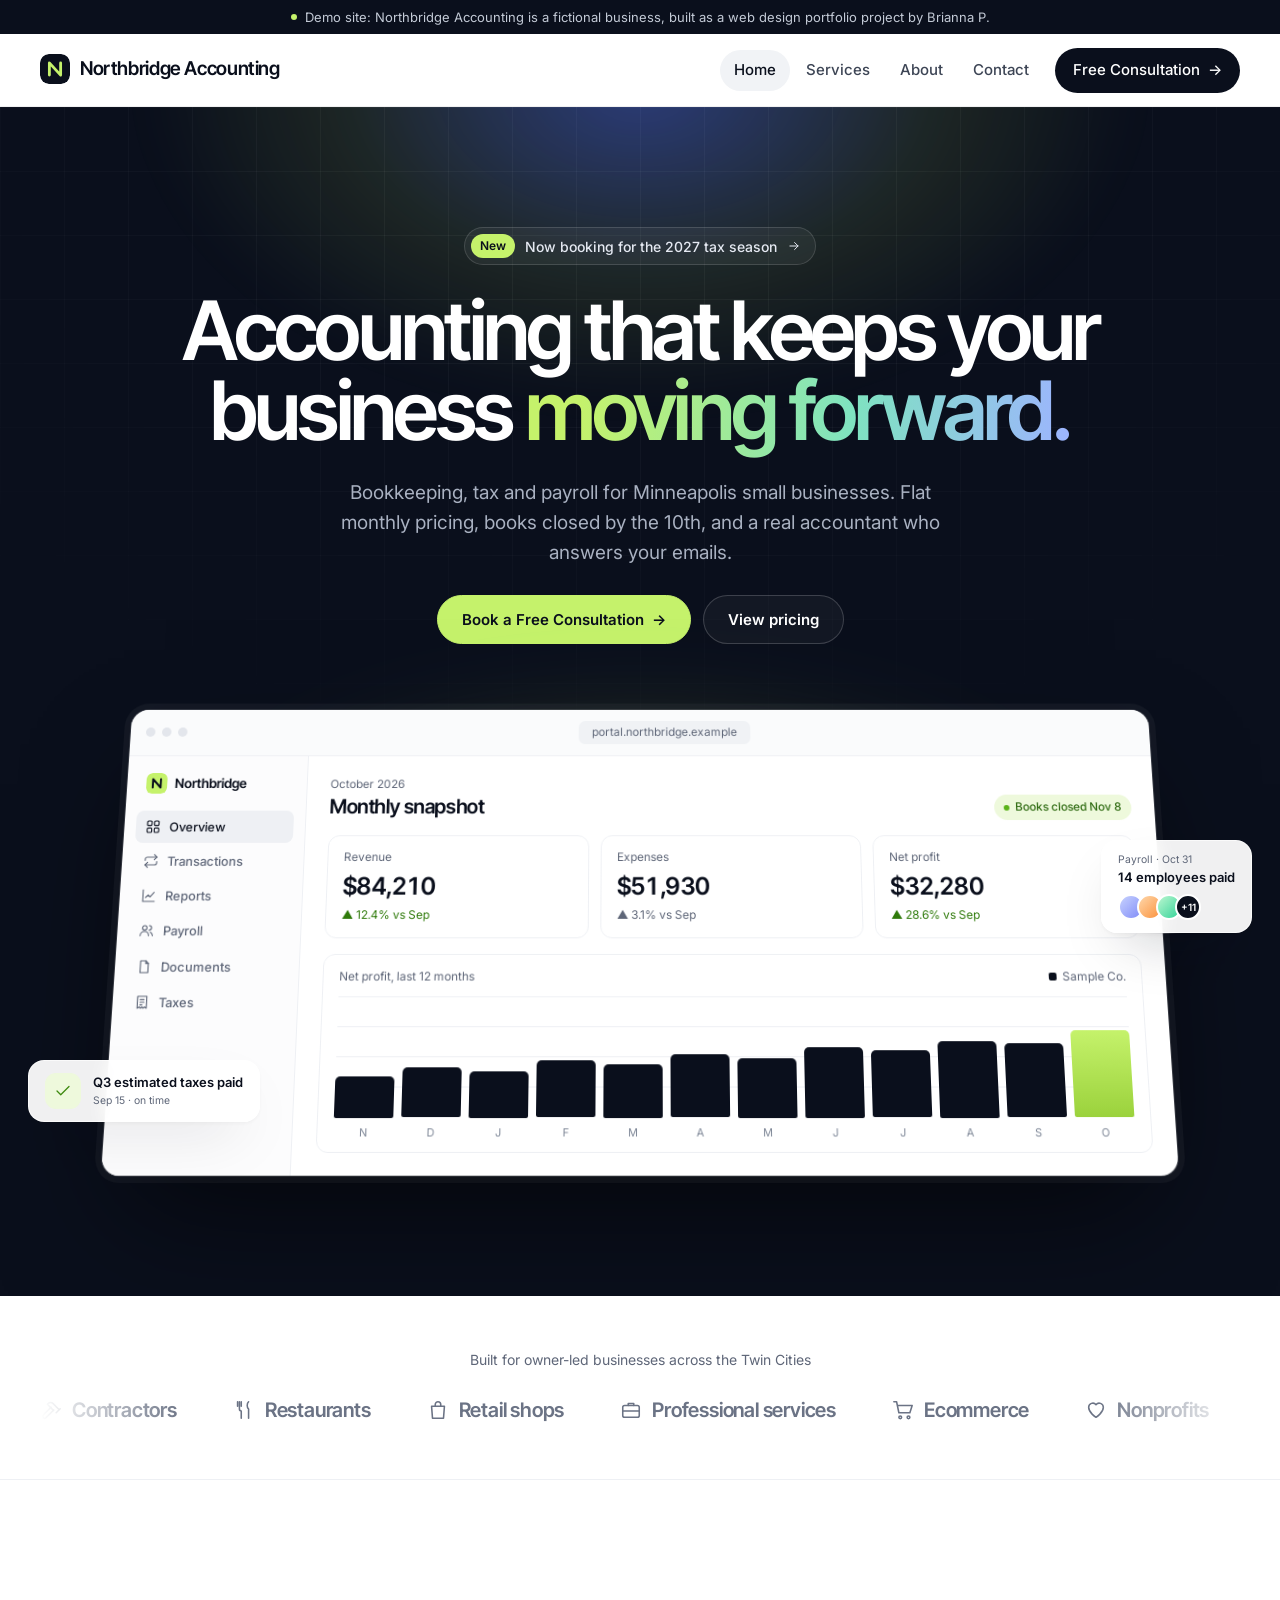
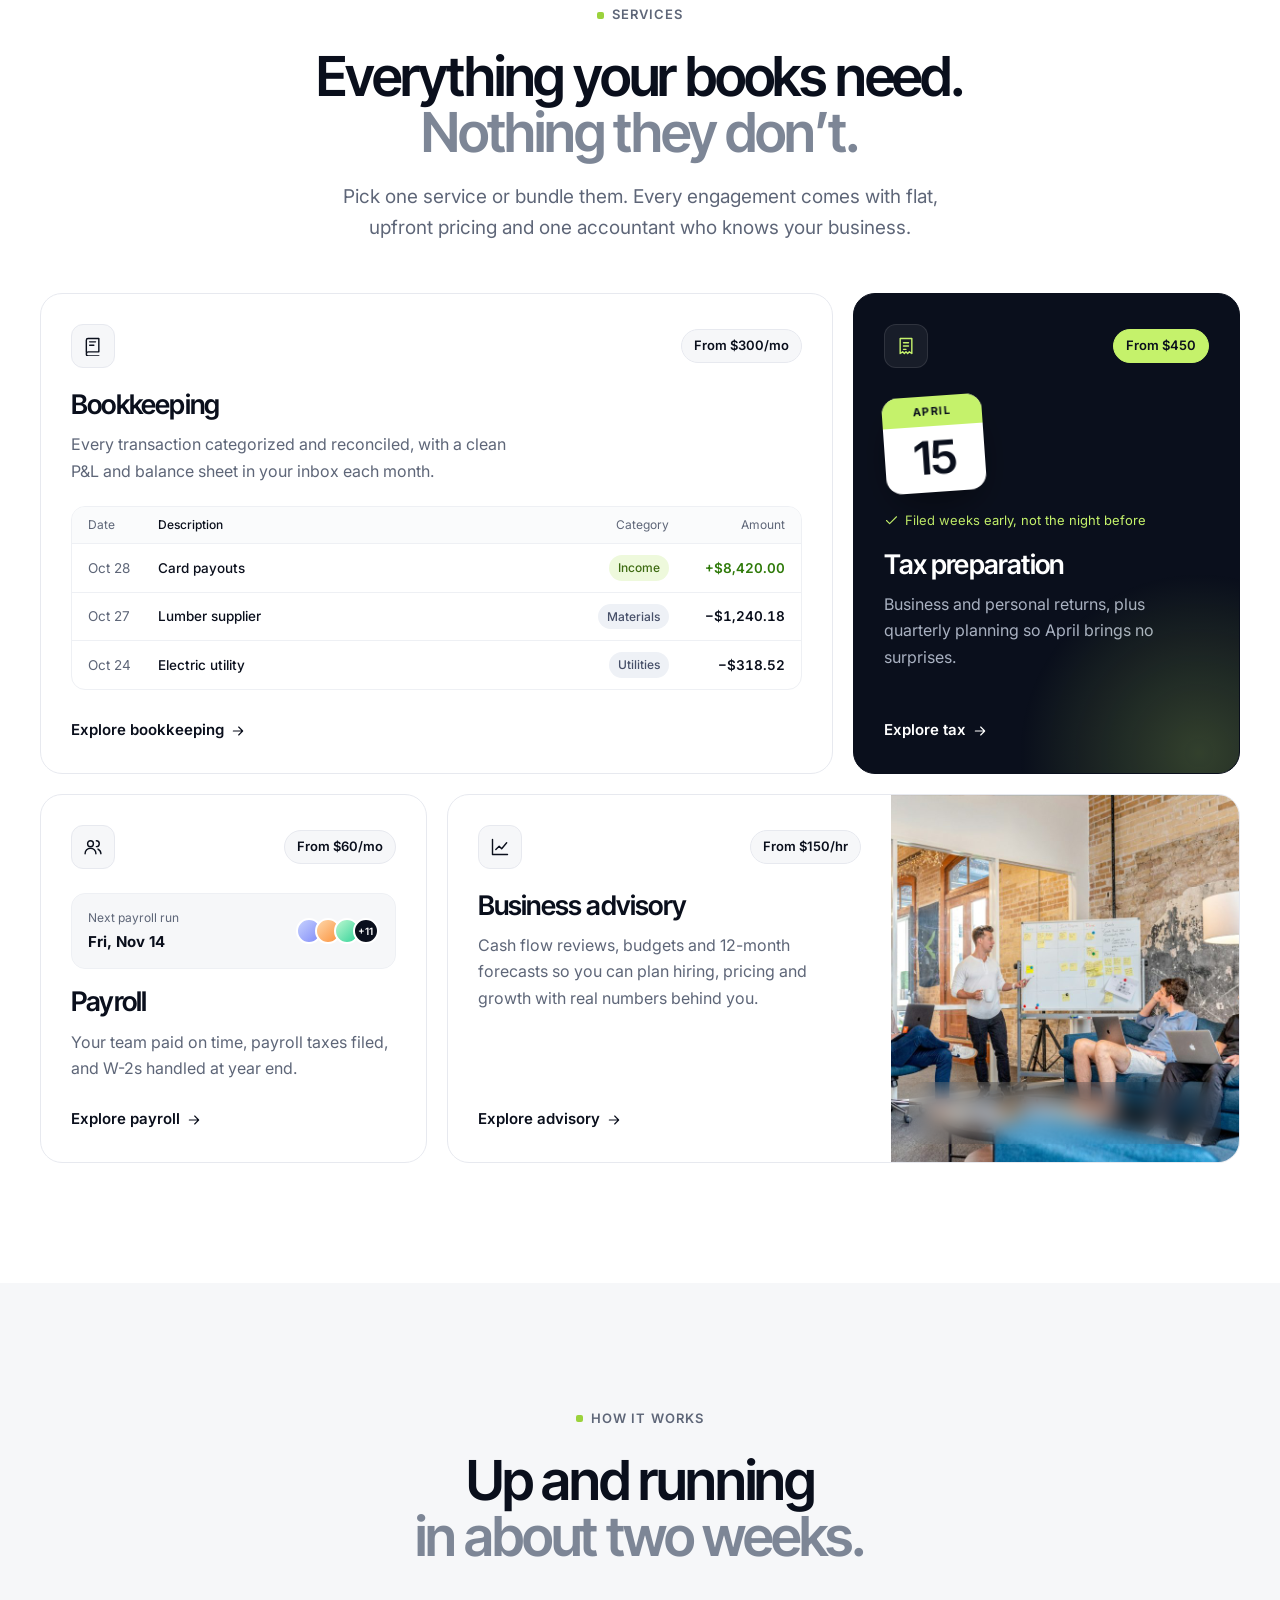
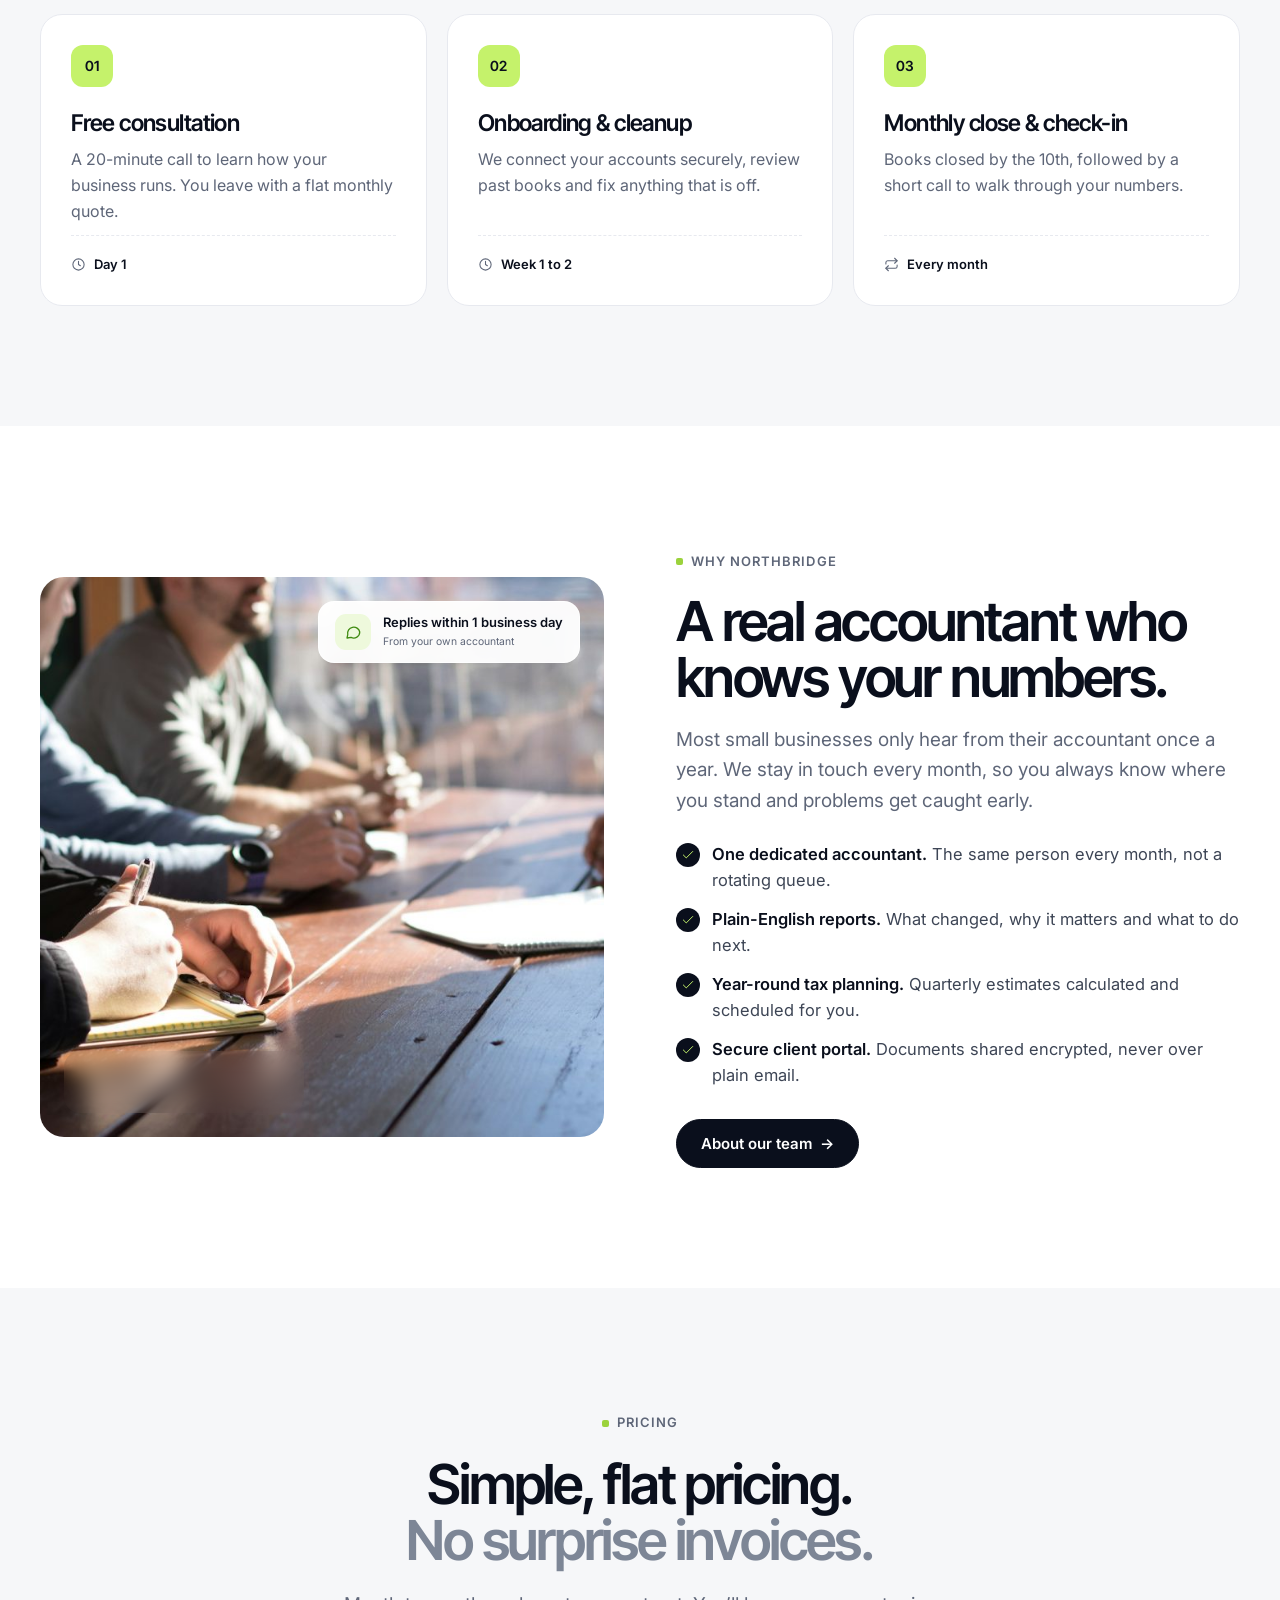
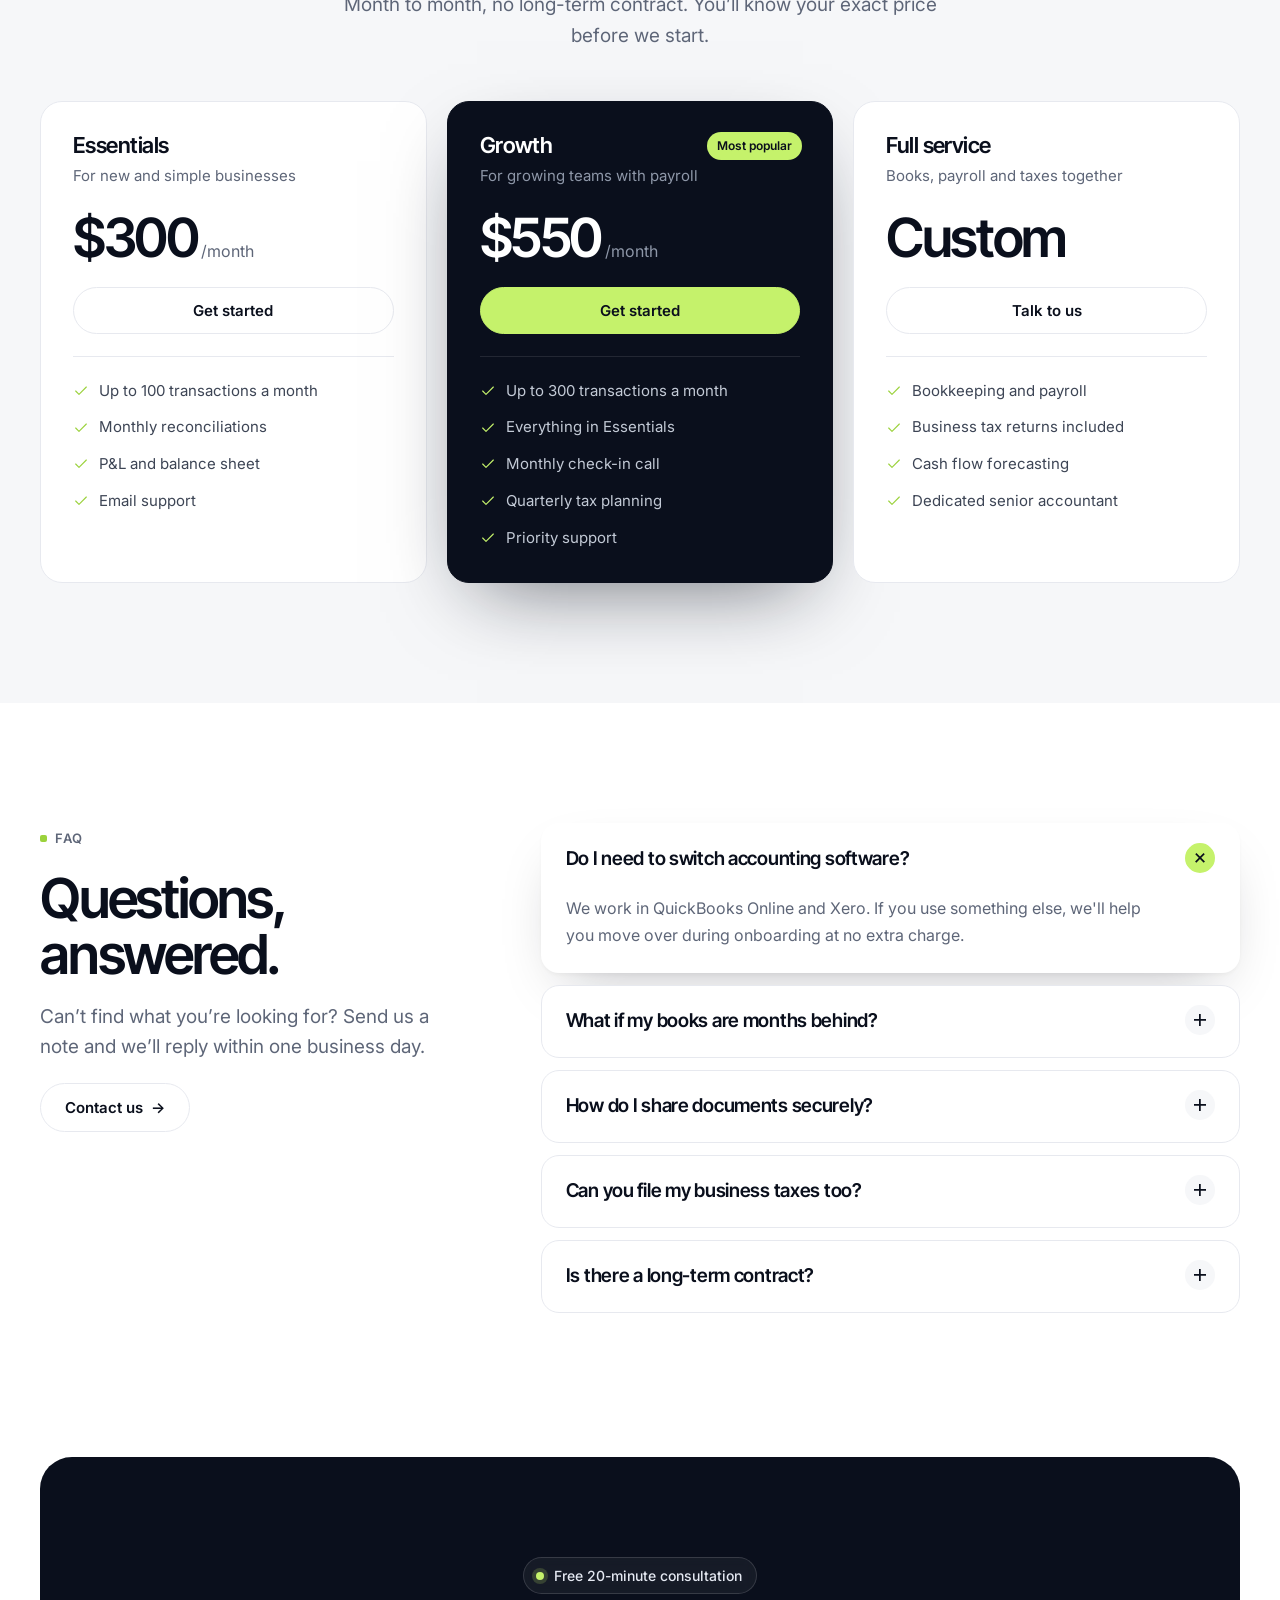
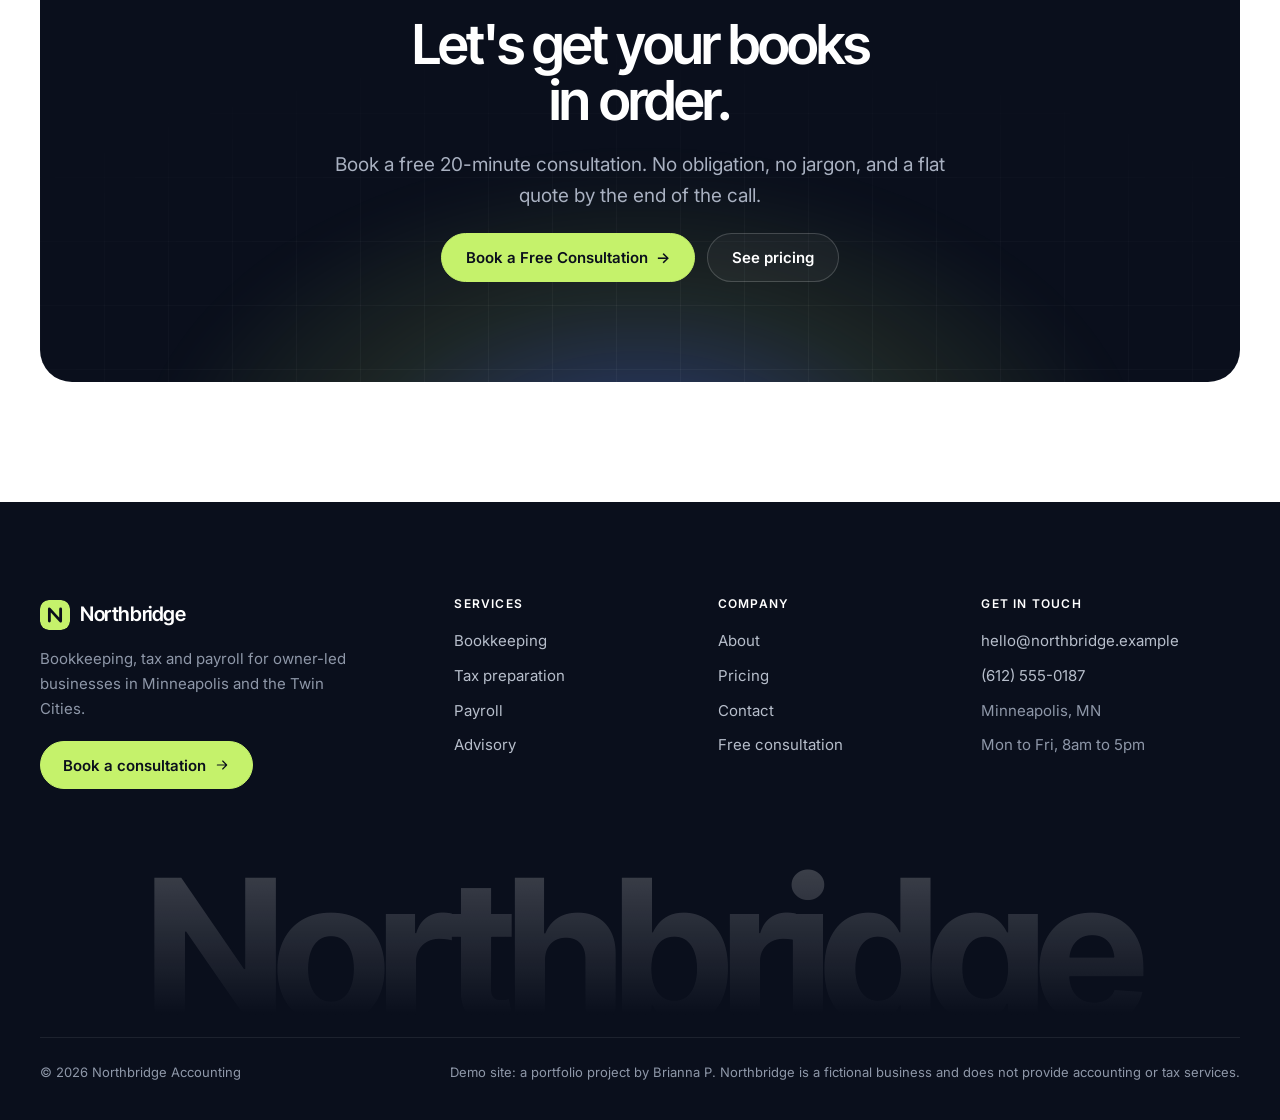
<file: index.html>
<!doctype html>
<html lang="en-US">
<head>
<meta name="robots" content="noindex">
	<meta charset="UTF-8">
	<meta name="viewport" content="width=device-width, initial-scale=1">
	<link rel="profile" href="https://gmpg.org/xfn/11">
		<style>
		@media (prefers-reduced-motion: no-preference) {
			@view-transition {
				navigation: auto;
			}

			::view-transition-group(root),
			::view-transition-old(root),
			::view-transition-new(root) {
				animation-delay: 0s;
				animation-duration: 0s;
			}

			::view-transition-old(root),
			::view-transition-new(root) {
				mix-blend-mode: normal;
			}
		}
	</style>
	<title>Northbridge Accounting &#8211; Bookkeeping, tax &amp; advisory for small businesses</title>
<meta name='robots' content='max-image-preview:large' />
<meta name="theme-color" content="#0A0F1C">
<link rel='dns-prefetch' href='//fonts.googleapis.com' />
<style id="wp-img-auto-sizes-contain-inline-css">
img:is([sizes=auto i],[sizes^="auto," i]){contain-intrinsic-size:3000px 1500px}
/*# sourceURL=wp-img-auto-sizes-contain-inline-css */
</style>
<style id="wp-emoji-styles-inline-css">

	img.wp-smiley, img.emoji {
		display: inline !important;
		border: none !important;
		box-shadow: none !important;
		height: 1em !important;
		width: 1em !important;
		margin: 0 0.07em !important;
		vertical-align: -0.1em !important;
		background: none !important;
		padding: 0 !important;
	}
/*# sourceURL=wp-emoji-styles-inline-css */
</style>
<style id="global-styles-inline-css">
:root{--wp--preset--aspect-ratio--square: 1;--wp--preset--aspect-ratio--4-3: 4/3;--wp--preset--aspect-ratio--3-4: 3/4;--wp--preset--aspect-ratio--3-2: 3/2;--wp--preset--aspect-ratio--2-3: 2/3;--wp--preset--aspect-ratio--16-9: 16/9;--wp--preset--aspect-ratio--9-16: 9/16;--wp--preset--color--black: #000000;--wp--preset--color--cyan-bluish-gray: #abb8c3;--wp--preset--color--white: #ffffff;--wp--preset--color--pale-pink: #f78da7;--wp--preset--color--vivid-red: #cf2e2e;--wp--preset--color--luminous-vivid-orange: #ff6900;--wp--preset--color--luminous-vivid-amber: #fcb900;--wp--preset--color--light-green-cyan: #7bdcb5;--wp--preset--color--vivid-green-cyan: #00d084;--wp--preset--color--pale-cyan-blue: #8ed1fc;--wp--preset--color--vivid-cyan-blue: #0693e3;--wp--preset--color--vivid-purple: #9b51e0;--wp--preset--gradient--vivid-cyan-blue-to-vivid-purple: linear-gradient(135deg,rgb(6,147,227) 0%,rgb(155,81,224) 100%);--wp--preset--gradient--light-green-cyan-to-vivid-green-cyan: linear-gradient(135deg,rgb(122,220,180) 0%,rgb(0,208,130) 100%);--wp--preset--gradient--luminous-vivid-amber-to-luminous-vivid-orange: linear-gradient(135deg,rgb(252,185,0) 0%,rgb(255,105,0) 100%);--wp--preset--gradient--luminous-vivid-orange-to-vivid-red: linear-gradient(135deg,rgb(255,105,0) 0%,rgb(207,46,46) 100%);--wp--preset--gradient--very-light-gray-to-cyan-bluish-gray: linear-gradient(135deg,rgb(238,238,238) 0%,rgb(169,184,195) 100%);--wp--preset--gradient--cool-to-warm-spectrum: linear-gradient(135deg,rgb(74,234,220) 0%,rgb(151,120,209) 20%,rgb(207,42,186) 40%,rgb(238,44,130) 60%,rgb(251,105,98) 80%,rgb(254,248,76) 100%);--wp--preset--gradient--blush-light-purple: linear-gradient(135deg,rgb(255,206,236) 0%,rgb(152,150,240) 100%);--wp--preset--gradient--blush-bordeaux: linear-gradient(135deg,rgb(254,205,165) 0%,rgb(254,45,45) 50%,rgb(107,0,62) 100%);--wp--preset--gradient--luminous-dusk: linear-gradient(135deg,rgb(255,203,112) 0%,rgb(199,81,192) 50%,rgb(65,88,208) 100%);--wp--preset--gradient--pale-ocean: linear-gradient(135deg,rgb(255,245,203) 0%,rgb(182,227,212) 50%,rgb(51,167,181) 100%);--wp--preset--gradient--electric-grass: linear-gradient(135deg,rgb(202,248,128) 0%,rgb(113,206,126) 100%);--wp--preset--gradient--midnight: linear-gradient(135deg,rgb(2,3,129) 0%,rgb(40,116,252) 100%);--wp--preset--font-size--small: 13px;--wp--preset--font-size--medium: 20px;--wp--preset--font-size--large: 36px;--wp--preset--font-size--x-large: 42px;--wp--preset--spacing--20: 0.44rem;--wp--preset--spacing--30: 0.67rem;--wp--preset--spacing--40: 1rem;--wp--preset--spacing--50: 1.5rem;--wp--preset--spacing--60: 2.25rem;--wp--preset--spacing--70: 3.38rem;--wp--preset--spacing--80: 5.06rem;--wp--preset--shadow--natural: 6px 6px 9px rgba(0, 0, 0, 0.2);--wp--preset--shadow--deep: 12px 12px 50px rgba(0, 0, 0, 0.4);--wp--preset--shadow--sharp: 6px 6px 0px rgba(0, 0, 0, 0.2);--wp--preset--shadow--outlined: 6px 6px 0px -3px rgb(255, 255, 255), 6px 6px rgb(0, 0, 0);--wp--preset--shadow--crisp: 6px 6px 0px rgb(0, 0, 0);}.wp-block-button{--wp--preset--dimension--25: 25%;--wp--preset--dimension--50: 50%;--wp--preset--dimension--75: 75%;--wp--preset--dimension--100: 100%;}:root { --wp--style--global--content-size: 800px;--wp--style--global--wide-size: 1200px; }:where(body) { margin: 0; }.wp-site-blocks > .alignleft { float: left; margin-right: 2em; }.wp-site-blocks > .alignright { float: right; margin-left: 2em; }.wp-site-blocks > .aligncenter { justify-content: center; margin-left: auto; margin-right: auto; }:where(.wp-site-blocks) > * { margin-block-start: 24px; margin-block-end: 0; }:where(.wp-site-blocks) > :first-child { margin-block-start: 0; }:where(.wp-site-blocks) > :last-child { margin-block-end: 0; }:root { --wp--style--block-gap: 24px; }:root :where(.is-layout-flow) > :first-child{margin-block-start: 0;}:root :where(.is-layout-flow) > :last-child{margin-block-end: 0;}:root :where(.is-layout-flow) > *{margin-block-start: 24px;margin-block-end: 0;}:root :where(.is-layout-constrained) > :first-child{margin-block-start: 0;}:root :where(.is-layout-constrained) > :last-child{margin-block-end: 0;}:root :where(.is-layout-constrained) > *{margin-block-start: 24px;margin-block-end: 0;}:root :where(.is-layout-flex){gap: 24px;}:root :where(.is-layout-grid){gap: 24px;}.is-layout-flow > .alignleft{float: left;margin-inline-start: 0;margin-inline-end: 2em;}.is-layout-flow > .alignright{float: right;margin-inline-start: 2em;margin-inline-end: 0;}.is-layout-flow > .aligncenter{margin-left: auto !important;margin-right: auto !important;}.is-layout-constrained > .alignleft{float: left;margin-inline-start: 0;margin-inline-end: 2em;}.is-layout-constrained > .alignright{float: right;margin-inline-start: 2em;margin-inline-end: 0;}.is-layout-constrained > .aligncenter{margin-left: auto !important;margin-right: auto !important;}.is-layout-constrained > :where(:not(.alignleft):not(.alignright):not(.alignfull)){max-width: var(--wp--style--global--content-size);margin-left: auto !important;margin-right: auto !important;}.is-layout-constrained > .alignwide{max-width: var(--wp--style--global--wide-size);}body .is-layout-flex{display: flex;}.is-layout-flex{flex-wrap: wrap;align-items: center;}.is-layout-flex > :is(*, div){margin: 0;}body .is-layout-grid{display: grid;}.is-layout-grid > :is(*, div){margin: 0;}body{padding-top: 0px;padding-right: 0px;padding-bottom: 0px;padding-left: 0px;}:root :where(.wp-element-button, .wp-block-button__link){background-color: #32373c;border-width: 0;color: #fff;font-family: inherit;font-size: inherit;font-style: inherit;font-weight: inherit;letter-spacing: inherit;line-height: inherit;padding-top: calc(0.667em + 2px);padding-right: calc(1.333em + 2px);padding-bottom: calc(0.667em + 2px);padding-left: calc(1.333em + 2px);text-decoration: none;text-transform: inherit;}.has-black-color{color: var(--wp--preset--color--black) !important;}.has-cyan-bluish-gray-color{color: var(--wp--preset--color--cyan-bluish-gray) !important;}.has-white-color{color: var(--wp--preset--color--white) !important;}.has-pale-pink-color{color: var(--wp--preset--color--pale-pink) !important;}.has-vivid-red-color{color: var(--wp--preset--color--vivid-red) !important;}.has-luminous-vivid-orange-color{color: var(--wp--preset--color--luminous-vivid-orange) !important;}.has-luminous-vivid-amber-color{color: var(--wp--preset--color--luminous-vivid-amber) !important;}.has-light-green-cyan-color{color: var(--wp--preset--color--light-green-cyan) !important;}.has-vivid-green-cyan-color{color: var(--wp--preset--color--vivid-green-cyan) !important;}.has-pale-cyan-blue-color{color: var(--wp--preset--color--pale-cyan-blue) !important;}.has-vivid-cyan-blue-color{color: var(--wp--preset--color--vivid-cyan-blue) !important;}.has-vivid-purple-color{color: var(--wp--preset--color--vivid-purple) !important;}.has-black-background-color{background-color: var(--wp--preset--color--black) !important;}.has-cyan-bluish-gray-background-color{background-color: var(--wp--preset--color--cyan-bluish-gray) !important;}.has-white-background-color{background-color: var(--wp--preset--color--white) !important;}.has-pale-pink-background-color{background-color: var(--wp--preset--color--pale-pink) !important;}.has-vivid-red-background-color{background-color: var(--wp--preset--color--vivid-red) !important;}.has-luminous-vivid-orange-background-color{background-color: var(--wp--preset--color--luminous-vivid-orange) !important;}.has-luminous-vivid-amber-background-color{background-color: var(--wp--preset--color--luminous-vivid-amber) !important;}.has-light-green-cyan-background-color{background-color: var(--wp--preset--color--light-green-cyan) !important;}.has-vivid-green-cyan-background-color{background-color: var(--wp--preset--color--vivid-green-cyan) !important;}.has-pale-cyan-blue-background-color{background-color: var(--wp--preset--color--pale-cyan-blue) !important;}.has-vivid-cyan-blue-background-color{background-color: var(--wp--preset--color--vivid-cyan-blue) !important;}.has-vivid-purple-background-color{background-color: var(--wp--preset--color--vivid-purple) !important;}.has-black-border-color{border-color: var(--wp--preset--color--black) !important;}.has-cyan-bluish-gray-border-color{border-color: var(--wp--preset--color--cyan-bluish-gray) !important;}.has-white-border-color{border-color: var(--wp--preset--color--white) !important;}.has-pale-pink-border-color{border-color: var(--wp--preset--color--pale-pink) !important;}.has-vivid-red-border-color{border-color: var(--wp--preset--color--vivid-red) !important;}.has-luminous-vivid-orange-border-color{border-color: var(--wp--preset--color--luminous-vivid-orange) !important;}.has-luminous-vivid-amber-border-color{border-color: var(--wp--preset--color--luminous-vivid-amber) !important;}.has-light-green-cyan-border-color{border-color: var(--wp--preset--color--light-green-cyan) !important;}.has-vivid-green-cyan-border-color{border-color: var(--wp--preset--color--vivid-green-cyan) !important;}.has-pale-cyan-blue-border-color{border-color: var(--wp--preset--color--pale-cyan-blue) !important;}.has-vivid-cyan-blue-border-color{border-color: var(--wp--preset--color--vivid-cyan-blue) !important;}.has-vivid-purple-border-color{border-color: var(--wp--preset--color--vivid-purple) !important;}.has-vivid-cyan-blue-to-vivid-purple-gradient-background{background: var(--wp--preset--gradient--vivid-cyan-blue-to-vivid-purple) !important;}.has-light-green-cyan-to-vivid-green-cyan-gradient-background{background: var(--wp--preset--gradient--light-green-cyan-to-vivid-green-cyan) !important;}.has-luminous-vivid-amber-to-luminous-vivid-orange-gradient-background{background: var(--wp--preset--gradient--luminous-vivid-amber-to-luminous-vivid-orange) !important;}.has-luminous-vivid-orange-to-vivid-red-gradient-background{background: var(--wp--preset--gradient--luminous-vivid-orange-to-vivid-red) !important;}.has-very-light-gray-to-cyan-bluish-gray-gradient-background{background: var(--wp--preset--gradient--very-light-gray-to-cyan-bluish-gray) !important;}.has-cool-to-warm-spectrum-gradient-background{background: var(--wp--preset--gradient--cool-to-warm-spectrum) !important;}.has-blush-light-purple-gradient-background{background: var(--wp--preset--gradient--blush-light-purple) !important;}.has-blush-bordeaux-gradient-background{background: var(--wp--preset--gradient--blush-bordeaux) !important;}.has-luminous-dusk-gradient-background{background: var(--wp--preset--gradient--luminous-dusk) !important;}.has-pale-ocean-gradient-background{background: var(--wp--preset--gradient--pale-ocean) !important;}.has-electric-grass-gradient-background{background: var(--wp--preset--gradient--electric-grass) !important;}.has-midnight-gradient-background{background: var(--wp--preset--gradient--midnight) !important;}.has-small-font-size{font-size: var(--wp--preset--font-size--small) !important;}.has-medium-font-size{font-size: var(--wp--preset--font-size--medium) !important;}.has-large-font-size{font-size: var(--wp--preset--font-size--large) !important;}.has-x-large-font-size{font-size: var(--wp--preset--font-size--x-large) !important;}
:root :where(.wp-block-icon svg){width: 24px;}
:root :where(.wp-block-pullquote){font-size: 1.5em;line-height: 1.6;}
/*# sourceURL=global-styles-inline-css */
</style>
<link rel='stylesheet' id='contact-form-7-css' href='/wp-content/plugins/contact-form-7/includes/css/styles.css?ver=6.2.3' media='all' />
<link rel='stylesheet' id='hello-elementor-css' href='/wp-content/themes/hello-elementor/assets/css/reset.css?ver=3.5.1' media='all' />
<link rel='stylesheet' id='hello-elementor-theme-style-css' href='/wp-content/themes/hello-elementor/assets/css/theme.css?ver=3.5.1' media='all' />
<link rel='stylesheet' id='hello-elementor-header-footer-css' href='/wp-content/themes/hello-elementor/assets/css/header-footer.css?ver=3.5.1' media='all' />
<link rel='stylesheet' id='elementor-frontend-css' href='/wp-content/plugins/elementor/assets/css/frontend.min.css?ver=4.3.5' media='all' />
<style id="elementor-frontend-inline-css">
.e-heading-base a, .e-paragraph-base a { all: unset; cursor: pointer; }form[data-element_type="e-form"].form-state-success [data-element_type="e-form-success-message"],form[data-element_type="e-form"].form-state-error [data-element_type="e-form-error-message"]{ display: block; }.elementor-edit-mode [data-element_type="e-form-success-message"]:is(.elementor-element-editable, :has(.elementor-element-editable), :has(> .elementor-empty-view)),.elementor-edit-mode [data-element_type="e-form-error-message"]:is(.elementor-element-editable, :has(.elementor-element-editable), :has(> .elementor-empty-view)){ display: block; }.e-background-video { position: relative; overflow: hidden; }.e-background-video__media { position: absolute; inset: 0; width: 100%; height: 100%; object-fit: cover; pointer-events: none; z-index: 0; }.e-background-video__content { position: relative; z-index: 1; flex: 1 1 auto; }.elementor-edit-mode .e-background-video__content.e-atomic-element:has(> .elementor-empty-view) { display: flex; flex-direction: column; flex: 1 1 auto; min-height: 0; }.elementor-edit-mode .e-background-video__content.e-atomic-element:has(> .elementor-empty-view) > .elementor-empty-view.elementor-empty-view { position: relative; flex: 1 1 auto; min-height: 120px; height: auto; width: 100%; }.elementor-edit-mode .e-background-video__content.e-atomic-element:has(> .elementor-empty-view) > .elementor-empty-view > .elementor-first-add { position: absolute; inset: 0; width: 100%; height: 100%; }.e-background-video__controls { z-index: 2; }.e-background-video__play, .e-background-video__pause { appearance: none; -webkit-appearance: none; }.e-background-video.e-background-video--playing .e-background-video__play { display: none; }.e-background-video.e-background-video--paused .e-background-video__pause { display: none; }.e-background-video:not(.e-background-video--playing):not(.e-background-video--paused) .e-background-video__controls,.e-background-video:not(.e-background-video--playing):not(.e-background-video--paused) .e-background-video__play,.e-background-video:not(.e-background-video--playing):not(.e-background-video--paused) .e-background-video__pause { display: none; }.e-accordion-item-header-base { list-style: none; }.e-accordion-item-header-base::-webkit-details-marker { display: none; }.e-accordion-item-base { interpolate-size: allow-keywords; }.e-accordion-item-base::details-content {block-size: 0; overflow: hidden;transition: block-size .3s ease, content-visibility .3s ease allow-discrete;}.e-accordion-item-base[open]::details-content { block-size: auto; }.e-accordion-item-icon-base.e-accordion-item-icon-base .e-svg-base { width: auto; height: 100%; max-width: 100%; }.e-accordion-item-icon-base.e-accordion-item-icon-base .e-svg-base svg { width: auto !important; }.e-accordion-item-icon-base svg { transition: transform .3s ease; }.e-accordion-item-base[open] > summary .e-accordion-item-icon-base svg { transform: rotate(180deg); }
/*# sourceURL=elementor-frontend-inline-css */
</style>
<link rel='stylesheet' id='elementor-post-4-css' href='/wp-content/uploads/elementor/css/post-4.css?ver=1792617129' media='all' />
<link rel='stylesheet' id='widget-heading-css' href='/wp-content/plugins/elementor/assets/css/widget-heading.min.css?ver=4.3.5' media='all' />
<link rel='stylesheet' id='elementor-post-17-css' href='/wp-content/uploads/elementor/css/post-17.css?ver=1792617129' media='all' />
<link rel='stylesheet' id='base-desktop-css' href='/wp-content/uploads/elementor/css/base-desktop.css?ver=6ad92aa936b00' media='all' />
<link rel='stylesheet' id='base-mobile-css' href='/wp-content/uploads/elementor/css/base-mobile.css?ver=6ad92aa936b00' media='(max-width:767px)' />
<link rel='stylesheet' id='nb-fonts-css' href='https://fonts.googleapis.com/css2?family=Inter:wght@400;500;600&#038;family=Inter+Tight:wght@500;600;700&#038;display=swap' media='all' />
<link rel='stylesheet' id='nb-site-css' href='/wp-content/plugins/northbridge-site/assets/nb.css?ver=1.0.1792617644' media='all' />
<link rel='stylesheet' id='elementor-gf-intertight-css' href='https://fonts.googleapis.com/css?family=Inter+Tight:100,100italic,200,200italic,300,300italic,400,400italic,500,500italic,600,600italic,700,700italic,800,800italic,900,900italic&#038;display=swap' media='all' />
<link rel='stylesheet' id='elementor-gf-inter-css' href='https://fonts.googleapis.com/css?family=Inter:100,100italic,200,200italic,300,300italic,400,400italic,500,500italic,600,600italic,700,700italic,800,800italic,900,900italic&#038;display=swap' media='all' />
<script id="jquery-core-js" src="/wp-includes/js/jquery/jquery.min.js?ver=3.7.1"></script>
<script id="jquery-migrate-js" src="/wp-includes/js/jquery/jquery-migrate.min.js?ver=3.4.1"></script>
<meta name="generator" content="WordPress 7.1.3" />
<link rel="canonical" href="/" />
<link rel='shortlink' href='/' />
	<script>
		function addTargetBlankToExternalLinks() {
			function addTargetBlank(a) {
				const url = new URL(a.href, location);
				if (url.origin !== location.origin) {
					a.target = '_blank';
				}
			}

			// Set target="_blank" for existing external links – this
			// covers keyboard navigation.
			document.querySelectorAll('a[href]').forEach(a => {
				addTargetBlank(a);
			});

			// Set target="_blank" for external links when clicked.
			// This covers links that are added after the page has loaded.
			document.addEventListener('click', e => {
				// window, document, SVG Text nodes etc. don't have the `closest` method
				if ( !e.target?.closest ) {
					return;
				}
				const a = e.target.closest('a[href]');
				if (!a) return;
				addTargetBlank(a);
			});

			// Also handle focus events to cover keyboard navigation on
			// links that are added after the page has loaded.
			document.addEventListener('focus', e => {
				// window, document, SVG Text nodes etc. don't have the `closest` method
				if ( !e.target?.closest ) {
					return;
				}
				const a = e.target?.closest('a[href]');
				if (!a) return;
				addTargetBlank(a);
			}, true);
		}

		if (document.readyState === 'loading') {
			document.addEventListener('DOMContentLoaded', addTargetBlankToExternalLinks);
		} else {
			addTargetBlankToExternalLinks();
		}
	</script>

		<meta name="generator" content="Elementor 4.3.5; features: e_font_icon_svg, additional_custom_breakpoints; settings: css_print_method-external, google_font-enabled, font_display-swap">
			<style>
				.e-con.e-parent:nth-of-type(n+4):not(.e-lazyloaded):not(.e-no-lazyload),
				.e-con.e-parent:nth-of-type(n+4):not(.e-lazyloaded):not(.e-no-lazyload) * {
					background-image: none !important;
				}
				@media screen and (max-height: 1024px) {
					.e-con.e-parent:nth-of-type(n+3):not(.e-lazyloaded):not(.e-no-lazyload),
					.e-con.e-parent:nth-of-type(n+3):not(.e-lazyloaded):not(.e-no-lazyload) * {
						background-image: none !important;
					}
				}
				@media screen and (max-height: 640px) {
					.e-con.e-parent:nth-of-type(n+2):not(.e-lazyloaded):not(.e-no-lazyload),
					.e-con.e-parent:nth-of-type(n+2):not(.e-lazyloaded):not(.e-no-lazyload) * {
						background-image: none !important;
					}
				}
			</style>
			</head>
<body class="home wp-singular page-template page-template-elementor_header_footer page page-id-17 wp-embed-responsive wp-theme-hello-elementor hello-elementor-default elementor-default elementor-template-full-width elementor-kit-4 elementor-page elementor-page-17">
<div class="nb-demo-bar" role="note"><span class="nb-demo-dot"></span>Demo site: Northbridge Accounting is a fictional business, built as a web design portfolio project by Brianna P.</div>



<a class="skip-link screen-reader-text" href="#content">Skip to content</a>

<header id="site-header" class="site-header dynamic-header menu-dropdown-tablet">
	<div class="header-inner">
		<div class="site-branding show-title">
							<div class="site-title show">
					<a href="/" title="Home" rel="home">
						Northbridge Accounting					</a>
				</div>
							<p class="site-description show">
					Bookkeeping, tax &amp; advisory for small businesses				</p>
					</div>

					<nav class="site-navigation show" aria-label="Main menu">
				<ul id="menu-main-menu" class="menu"><li id="menu-item-27" class="menu-item menu-item-type-post_type menu-item-object-page menu-item-home current-menu-item page_item page-item-17 current_page_item menu-item-27"><a href="/" aria-current="page">Home</a></li>
<li id="menu-item-28" class="menu-item menu-item-type-post_type menu-item-object-page menu-item-28"><a href="/services/">Services</a></li>
<li id="menu-item-29" class="menu-item menu-item-type-post_type menu-item-object-page menu-item-29"><a href="/about/">About</a></li>
<li id="menu-item-30" class="menu-item menu-item-type-post_type menu-item-object-page menu-item-30"><a href="/contact/">Contact</a></li>
<li id="menu-item-31" class="fw-nav-cta menu-item menu-item-type-post_type menu-item-object-page menu-item-31"><a href="/book/">Free Consultation</a></li>
</ul>			</nav>
							<div class="site-navigation-toggle-holder show">
				<button type="button" class="site-navigation-toggle" aria-expanded="false" aria-label="Menu">
					<span class="site-navigation-toggle-icon" aria-hidden="true"></span>
				</button>
			</div>
			<nav class="site-navigation-dropdown show" aria-label="Mobile menu" aria-hidden="true" inert>
				<ul id="menu-main-menu-1" class="menu"><li class="menu-item menu-item-type-post_type menu-item-object-page menu-item-home current-menu-item page_item page-item-17 current_page_item menu-item-27"><a href="/" aria-current="page">Home</a></li>
<li class="menu-item menu-item-type-post_type menu-item-object-page menu-item-28"><a href="/services/">Services</a></li>
<li class="menu-item menu-item-type-post_type menu-item-object-page menu-item-29"><a href="/about/">About</a></li>
<li class="menu-item menu-item-type-post_type menu-item-object-page menu-item-30"><a href="/contact/">Contact</a></li>
<li class="fw-nav-cta menu-item menu-item-type-post_type menu-item-object-page menu-item-31"><a href="/book/">Free Consultation</a></li>
</ul>			</nav>
			</div>
</header>
		<div data-elementor-type="wp-page" data-elementor-id="17" class="elementor elementor-17">
				<div class="elementor-element elementor-element-6fdbd1e e-con-boxed nb-sec nb-hero nb-glow nb-d e-flex e-con e-parent" data-id="6fdbd1e" data-element_type="container" data-e-type="container">
					<div class="e-con-inner">
				<div class="elementor-element elementor-element-6c79550 nb-fit elementor-widget elementor-widget-html" data-id="6c79550" data-element_type="widget" data-e-type="widget" data-widget_type="html.default">
					<a class="nb-pill" href="/book/"><span class="nb-pill-tag">New</span>Now booking for the 2027 tax season <svg width="14" height="14" viewBox="0 0 24 24" fill="none" stroke="currentColor" stroke-width="1.7" stroke-linecap="round" stroke-linejoin="round" aria-hidden="true"><path d="M5 12h14M13 6l6 6-6 6"/></svg></a>				</div>
				<div class="elementor-element elementor-element-a84da7f nb-display nb-center elementor-widget elementor-widget-heading" data-id="a84da7f" data-element_type="widget" data-e-type="widget" data-widget_type="heading.default">
					<h1 class="elementor-heading-title elementor-size-default">Accounting that keeps your business <span class="nb-grad">moving forward.</span></h1>				</div>
				<div class="elementor-element elementor-element-fb20d3b nb-lead nb-center elementor-widget elementor-widget-text-editor" data-id="fb20d3b" data-element_type="widget" data-e-type="widget" data-widget_type="text-editor.default">
									<p>Bookkeeping, tax and payroll for Minneapolis small businesses. Flat monthly pricing, books closed by the 10th, and a real accountant who answers your emails.</p>								</div>
		<div class="elementor-element elementor-element-e1decda e-con-full e-flex e-con e-child" data-id="e1decda" data-element_type="container" data-e-type="container">
				<div class="elementor-element elementor-element-3861c6f nb-btn nb-btn--accent nb-btn--arrow elementor-widget elementor-widget-button" data-id="3861c6f" data-element_type="widget" data-e-type="widget" data-widget_type="button.default">
										<a class="elementor-button elementor-button-link elementor-size-sm" href="/book/">
						<span class="elementor-button-content-wrapper">
									<span class="elementor-button-text">Book a Free Consultation</span>
					</span>
					</a>
								</div>
				<div class="elementor-element elementor-element-8a43f7e nb-btn nb-btn--ghost elementor-widget elementor-widget-button" data-id="8a43f7e" data-element_type="widget" data-e-type="widget" data-widget_type="button.default">
										<a class="elementor-button elementor-button-link elementor-size-sm" href="/services/">
						<span class="elementor-button-content-wrapper">
									<span class="elementor-button-text">View pricing</span>
					</span>
					</a>
								</div>
				</div>
				<div class="elementor-element elementor-element-cb5527d elementor-widget elementor-widget-html" data-id="cb5527d" data-element_type="widget" data-e-type="widget" data-widget_type="html.default">
					<div class="nb-mockwrap"><div class="nb-mock">
<div class="nb-mock-bar"><span></span><span></span><span></span><em>portal.northbridge.example</em></div>
<div class="nb-mock-body"><aside class="nb-mock-side"><div class="nb-ms-brand"><span class="nb-mark" style="width:22px;height:22px;border-radius:6px"></span>Northbridge</div><b class="on"><svg width="16" height="16" viewBox="0 0 24 24" fill="none" stroke="currentColor" stroke-width="1.7" stroke-linecap="round" stroke-linejoin="round" aria-hidden="true"><rect x="3" y="3" width="7" height="7" rx="1.5"/><rect x="14" y="3" width="7" height="7" rx="1.5"/><rect x="3" y="14" width="7" height="7" rx="1.5"/><rect x="14" y="14" width="7" height="7" rx="1.5"/></svg>Overview</b><b><svg width="16" height="16" viewBox="0 0 24 24" fill="none" stroke="currentColor" stroke-width="1.7" stroke-linecap="round" stroke-linejoin="round" aria-hidden="true"><path d="M17 2l4 4-4 4"/><path d="M3 11V9a3 3 0 0 1 3-3h15M7 22l-4-4 4-4"/><path d="M21 13v2a3 3 0 0 1-3 3H3"/></svg>Transactions</b><b><svg width="16" height="16" viewBox="0 0 24 24" fill="none" stroke="currentColor" stroke-width="1.7" stroke-linecap="round" stroke-linejoin="round" aria-hidden="true"><path d="M3 3v18h18"/><path d="m7 15 4-4 3 3 6-7"/></svg>Reports</b><b><svg width="16" height="16" viewBox="0 0 24 24" fill="none" stroke="currentColor" stroke-width="1.7" stroke-linecap="round" stroke-linejoin="round" aria-hidden="true"><circle cx="9" cy="8" r="3.5"/><path d="M2.5 20a6.5 6.5 0 0 1 13 0"/><path d="M16 4.5a3.5 3.5 0 0 1 0 7M18 14.5a6.5 6.5 0 0 1 3.5 5.5"/></svg>Payroll</b><b><svg width="16" height="16" viewBox="0 0 24 24" fill="none" stroke="currentColor" stroke-width="1.7" stroke-linecap="round" stroke-linejoin="round" aria-hidden="true"><path d="M14 3H6v18h12V7z"/><path d="M14 3v4h4"/></svg>Documents</b><b><svg width="16" height="16" viewBox="0 0 24 24" fill="none" stroke="currentColor" stroke-width="1.7" stroke-linecap="round" stroke-linejoin="round" aria-hidden="true"><path d="M5 3h14v18l-3-2-2 2-2-2-2 2-2-2-3 2z"/><path d="M9 8h6M9 12h6M9 16h3"/></svg>Taxes</b></aside>
<div class="nb-mock-main"><div class="nb-mock-head"><div><small>October 2026</small><strong>Monthly snapshot</strong></div><span class="nb-ok"><i></i>Books closed Nov 8</span></div>
<div class="nb-kpis"><div><small>Revenue</small><b>$84,210</b><em class="up">▲ 12.4% vs Sep</em></div><div><small>Expenses</small><b>$51,930</b><em>▲ 3.1% vs Sep</em></div><div><small>Net profit</small><b>$32,280</b><em class="up">▲ 28.6% vs Sep</em></div></div>
<div class="nb-chart"><div class="nb-chart-h"><span>Net profit, last 12 months</span><span class="nb-legend"><i></i>Sample Co.</span></div><div class="nb-bars"><i style="--h:34%;--i:0"></i><i style="--h:41%;--i:1"></i><i style="--h:38%;--i:2"></i><i style="--h:47%;--i:3"></i><i style="--h:44%;--i:4"></i><i style="--h:52%;--i:5"></i><i style="--h:49%;--i:6"></i><i style="--h:58%;--i:7"></i><i style="--h:55%;--i:8"></i><i style="--h:63%;--i:9"></i><i style="--h:61%;--i:10"></i><i style="--h:72%;--i:11" class="on"></i></div><div class="nb-months"><span>N</span><span>D</span><span>J</span><span>F</span><span>M</span><span>A</span><span>M</span><span>J</span><span>J</span><span>A</span><span>S</span><span>O</span></div></div>
</div></div></div>
<div class="nb-float nb-float-a"><span class="nb-fi"><svg width="18" height="18" viewBox="0 0 24 24" fill="none" stroke="currentColor" stroke-width="1.7" stroke-linecap="round" stroke-linejoin="round" aria-hidden="true"><path d="M20 6 9 17l-5-5"/></svg></span><div><b>Q3 estimated taxes paid</b><small>Sep 15 · on time</small></div></div>
<div class="nb-float nb-float-b"><small>Payroll · Oct 31</small><b>14 employees paid</b><div class="nb-av"><i></i><i></i><i></i><i>+11</i></div></div></div>				</div>
					</div>
				</div>
		<div class="elementor-element elementor-element-9fdc9f6 e-con-boxed nb-sec nb-strip e-flex e-con e-parent" data-id="9fdc9f6" data-element_type="container" data-e-type="container">
					<div class="e-con-inner">
				<div class="elementor-element elementor-element-b506dda elementor-widget elementor-widget-html" data-id="b506dda" data-element_type="widget" data-e-type="widget" data-widget_type="html.default">
					<p class="nb-strip-t">Built for owner-led businesses across the Twin Cities</p><div class="nb-marquee"><div class="nb-track"><span class="nb-ind"><svg width="22" height="22" viewBox="0 0 24 24" fill="none" stroke="currentColor" stroke-width="1.7" stroke-linecap="round" stroke-linejoin="round" aria-hidden="true"><path d="m15 12-8.5 8.5a2.1 2.1 0 0 1-3-3L12 9"/><path d="M17.6 15 22 10.6M20.9 11.7l-6.6-6.6a4 4 0 0 0-5.6 0L8 5.8l6.6 6.6"/></svg>Contractors</span><span class="nb-ind"><svg width="22" height="22" viewBox="0 0 24 24" fill="none" stroke="currentColor" stroke-width="1.7" stroke-linecap="round" stroke-linejoin="round" aria-hidden="true"><path d="M7 3v8a2 2 0 0 0 2 2v8M5 3v5M9 3v5M17 3c-2 2-2 6 0 8v10"/></svg>Restaurants</span><span class="nb-ind"><svg width="22" height="22" viewBox="0 0 24 24" fill="none" stroke="currentColor" stroke-width="1.7" stroke-linecap="round" stroke-linejoin="round" aria-hidden="true"><path d="M5 8h14l-1 13H6z"/><path d="M9 8V6a3 3 0 0 1 6 0v2"/></svg>Retail shops</span><span class="nb-ind"><svg width="22" height="22" viewBox="0 0 24 24" fill="none" stroke="currentColor" stroke-width="1.7" stroke-linecap="round" stroke-linejoin="round" aria-hidden="true"><rect x="3" y="7" width="18" height="13" rx="2"/><path d="M9 7V5h6v2M3 13h18"/></svg>Professional services</span><span class="nb-ind"><svg width="22" height="22" viewBox="0 0 24 24" fill="none" stroke="currentColor" stroke-width="1.7" stroke-linecap="round" stroke-linejoin="round" aria-hidden="true"><circle cx="9" cy="20" r="1.5"/><circle cx="18" cy="20" r="1.5"/><path d="M2 3h3l2.5 12h12L22 7H6"/></svg>Ecommerce</span><span class="nb-ind"><svg width="22" height="22" viewBox="0 0 24 24" fill="none" stroke="currentColor" stroke-width="1.7" stroke-linecap="round" stroke-linejoin="round" aria-hidden="true"><path d="M12 20s-8-5-8-11a4.5 4.5 0 0 1 8-2.8A4.5 4.5 0 0 1 20 9c0 6-8 11-8 11z"/></svg>Nonprofits</span><span class="nb-ind"><svg width="22" height="22" viewBox="0 0 24 24" fill="none" stroke="currentColor" stroke-width="1.7" stroke-linecap="round" stroke-linejoin="round" aria-hidden="true"><rect x="3" y="3" width="18" height="18" rx="4"/><path d="M12 8v8M8 12h8"/></svg>Clinics & wellness</span><span class="nb-ind"><svg width="22" height="22" viewBox="0 0 24 24" fill="none" stroke="currentColor" stroke-width="1.7" stroke-linecap="round" stroke-linejoin="round" aria-hidden="true"><rect x="3" y="7" width="18" height="13" rx="2"/><circle cx="12" cy="13.5" r="3.5"/><path d="M8 7l1.5-3h5L16 7"/></svg>Creative studios</span><span class="nb-ind"><svg width="22" height="22" viewBox="0 0 24 24" fill="none" stroke="currentColor" stroke-width="1.7" stroke-linecap="round" stroke-linejoin="round" aria-hidden="true"><path d="m15 12-8.5 8.5a2.1 2.1 0 0 1-3-3L12 9"/><path d="M17.6 15 22 10.6M20.9 11.7l-6.6-6.6a4 4 0 0 0-5.6 0L8 5.8l6.6 6.6"/></svg>Contractors</span><span class="nb-ind"><svg width="22" height="22" viewBox="0 0 24 24" fill="none" stroke="currentColor" stroke-width="1.7" stroke-linecap="round" stroke-linejoin="round" aria-hidden="true"><path d="M7 3v8a2 2 0 0 0 2 2v8M5 3v5M9 3v5M17 3c-2 2-2 6 0 8v10"/></svg>Restaurants</span><span class="nb-ind"><svg width="22" height="22" viewBox="0 0 24 24" fill="none" stroke="currentColor" stroke-width="1.7" stroke-linecap="round" stroke-linejoin="round" aria-hidden="true"><path d="M5 8h14l-1 13H6z"/><path d="M9 8V6a3 3 0 0 1 6 0v2"/></svg>Retail shops</span><span class="nb-ind"><svg width="22" height="22" viewBox="0 0 24 24" fill="none" stroke="currentColor" stroke-width="1.7" stroke-linecap="round" stroke-linejoin="round" aria-hidden="true"><rect x="3" y="7" width="18" height="13" rx="2"/><path d="M9 7V5h6v2M3 13h18"/></svg>Professional services</span><span class="nb-ind"><svg width="22" height="22" viewBox="0 0 24 24" fill="none" stroke="currentColor" stroke-width="1.7" stroke-linecap="round" stroke-linejoin="round" aria-hidden="true"><circle cx="9" cy="20" r="1.5"/><circle cx="18" cy="20" r="1.5"/><path d="M2 3h3l2.5 12h12L22 7H6"/></svg>Ecommerce</span><span class="nb-ind"><svg width="22" height="22" viewBox="0 0 24 24" fill="none" stroke="currentColor" stroke-width="1.7" stroke-linecap="round" stroke-linejoin="round" aria-hidden="true"><path d="M12 20s-8-5-8-11a4.5 4.5 0 0 1 8-2.8A4.5 4.5 0 0 1 20 9c0 6-8 11-8 11z"/></svg>Nonprofits</span><span class="nb-ind"><svg width="22" height="22" viewBox="0 0 24 24" fill="none" stroke="currentColor" stroke-width="1.7" stroke-linecap="round" stroke-linejoin="round" aria-hidden="true"><rect x="3" y="3" width="18" height="18" rx="4"/><path d="M12 8v8M8 12h8"/></svg>Clinics & wellness</span><span class="nb-ind"><svg width="22" height="22" viewBox="0 0 24 24" fill="none" stroke="currentColor" stroke-width="1.7" stroke-linecap="round" stroke-linejoin="round" aria-hidden="true"><rect x="3" y="7" width="18" height="13" rx="2"/><circle cx="12" cy="13.5" r="3.5"/><path d="M8 7l1.5-3h5L16 7"/></svg>Creative studios</span></div></div>				</div>
					</div>
				</div>
		<div class="elementor-element elementor-element-18fc084 e-con-boxed nb-sec e-flex e-con e-parent" data-id="18fc084" data-element_type="container" data-e-type="container">
					<div class="e-con-inner">
				<div class="elementor-element elementor-element-627cf57 nb-fit elementor-widget elementor-widget-html" data-id="627cf57" data-element_type="widget" data-e-type="widget" data-widget_type="html.default">
					<span class="nb-eyebrow">Services</span>				</div>
				<div class="elementor-element elementor-element-e80a399 nb-h2 nb-center elementor-widget elementor-widget-heading" data-id="e80a399" data-element_type="widget" data-e-type="widget" data-widget_type="heading.default">
					<h2 class="elementor-heading-title elementor-size-default">Everything your books need.<br><span class="nb-soft">Nothing they don&#8217;t.</span></h2>				</div>
				<div class="elementor-element elementor-element-9101530 nb-lead nb-center elementor-widget elementor-widget-text-editor" data-id="9101530" data-element_type="widget" data-e-type="widget" data-widget_type="text-editor.default">
									<p>Pick one service or bundle them. Every engagement comes with flat, upfront pricing and one accountant who knows your business.</p>								</div>
				<div class="elementor-element elementor-element-61789a1 elementor-widget elementor-widget-html" data-id="61789a1" data-element_type="widget" data-e-type="widget" data-widget_type="html.default">
					<div class="nb-bento">
<a class="nb-card nb-c-a" href="/services/#bookkeeping"><div class="nb-card-top"><span class="nb-ico"><svg width="20" height="20" viewBox="0 0 24 24" fill="none" stroke="currentColor" stroke-width="1.7" stroke-linecap="round" stroke-linejoin="round" aria-hidden="true"><path d="M4 19.5V5a2 2 0 0 1 2-2h13v16H6.5A2.5 2.5 0 0 0 4 21.5 2.5 2.5 0 0 0 6.5 24H19"/><path d="M8 7h7M8 11h5"/></svg></span><span class="nb-price">From $300/mo</span></div><h3>Bookkeeping</h3><p>Every transaction categorized and reconciled, with a clean P&amp;L and balance sheet in your inbox each month.</p>
<div class="nb-ledger"><div class="nb-lr"><span>Date</span><span>Description</span><span>Category</span><span style="text-align:right">Amount</span></div><div class="nb-lr"><span>Oct 28</span><span>Card payouts</span><em class="g">Income</em><b class="pos">+$8,420.00</b></div><div class="nb-lr"><span>Oct 27</span><span>Lumber supplier</span><em>Materials</em><b>−$1,240.18</b></div><div class="nb-lr"><span>Oct 24</span><span>Electric utility</span><em>Utilities</em><b>−$318.52</b></div></div>
<span class="nb-more">Explore bookkeeping <svg width="16" height="16" viewBox="0 0 24 24" fill="none" stroke="currentColor" stroke-width="1.7" stroke-linecap="round" stroke-linejoin="round" aria-hidden="true"><path d="M5 12h14M13 6l6 6-6 6"/></svg></span></a>
<a class="nb-card nb-card--dark nb-c-b" href="/services/#tax"><div class="nb-card-top"><span class="nb-ico"><svg width="20" height="20" viewBox="0 0 24 24" fill="none" stroke="currentColor" stroke-width="1.7" stroke-linecap="round" stroke-linejoin="round" aria-hidden="true"><path d="M5 3h14v18l-3-2-2 2-2-2-2 2-2-2-3 2z"/><path d="M9 8h6M9 12h6M9 16h3"/></svg></span><span class="nb-price">From $450</span></div><div class="nb-cal"><div class="nb-cal-top">APRIL</div><div class="nb-cal-d">15</div></div><span class="nb-cal-note"><svg width="15" height="15" viewBox="0 0 24 24" fill="none" stroke="currentColor" stroke-width="1.7" stroke-linecap="round" stroke-linejoin="round" aria-hidden="true"><path d="M20 6 9 17l-5-5"/></svg>Filed weeks early, not the night before</span><h3>Tax preparation</h3><p>Business and personal returns, plus quarterly planning so April brings no surprises.</p><span class="nb-more">Explore tax <svg width="16" height="16" viewBox="0 0 24 24" fill="none" stroke="currentColor" stroke-width="1.7" stroke-linecap="round" stroke-linejoin="round" aria-hidden="true"><path d="M5 12h14M13 6l6 6-6 6"/></svg></span></a>
<a class="nb-card nb-c-c" href="/services/#payroll"><div class="nb-card-top"><span class="nb-ico"><svg width="20" height="20" viewBox="0 0 24 24" fill="none" stroke="currentColor" stroke-width="1.7" stroke-linecap="round" stroke-linejoin="round" aria-hidden="true"><circle cx="9" cy="8" r="3.5"/><path d="M2.5 20a6.5 6.5 0 0 1 13 0"/><path d="M16 4.5a3.5 3.5 0 0 1 0 7M18 14.5a6.5 6.5 0 0 1 3.5 5.5"/></svg></span><span class="nb-price">From $60/mo</span></div><div class="nb-run"><div><small>Next payroll run</small><b>Fri, Nov 14</b></div><div class="nb-av"><i></i><i></i><i></i><i>+11</i></div></div><h3>Payroll</h3><p>Your team paid on time, payroll taxes filed, and W-2s handled at year end.</p><span class="nb-more">Explore payroll <svg width="16" height="16" viewBox="0 0 24 24" fill="none" stroke="currentColor" stroke-width="1.7" stroke-linecap="round" stroke-linejoin="round" aria-hidden="true"><path d="M5 12h14M13 6l6 6-6 6"/></svg></span></a>
<a class="nb-card nb-c-d" href="/services/#advisory"><div class="nb-cd-t"><div class="nb-card-top"><span class="nb-ico"><svg width="20" height="20" viewBox="0 0 24 24" fill="none" stroke="currentColor" stroke-width="1.7" stroke-linecap="round" stroke-linejoin="round" aria-hidden="true"><path d="M3 3v18h18"/><path d="m7 15 4-4 3 3 6-7"/></svg></span><span class="nb-price">From $150/hr</span></div><h3>Business advisory</h3><p>Cash flow reviews, budgets and 12-month forecasts so you can plan hiring, pricing and growth with real numbers behind you.</p><span class="nb-more">Explore advisory <svg width="16" height="16" viewBox="0 0 24 24" fill="none" stroke="currentColor" stroke-width="1.7" stroke-linecap="round" stroke-linejoin="round" aria-hidden="true"><path d="M5 12h14M13 6l6 6-6 6"/></svg></span></div><div class="nb-cd-img" style="background-image:url(/wp-content/uploads/2026/10/northbridge-advisory-1024x768.jpg)"><div class="nb-chip"><span class="nb-fi"><svg width="18" height="18" viewBox="0 0 24 24" fill="none" stroke="currentColor" stroke-width="1.7" stroke-linecap="round" stroke-linejoin="round" aria-hidden="true"><path d="M3 3v18h18"/><path d="m7 15 4-4 3 3 6-7"/></svg></span><div><b>Cash runway: 7.5 months</b><small>Updated monthly in your report</small></div></div></div></a>
</div>				</div>
					</div>
				</div>
		<div class="elementor-element elementor-element-d37f6fe e-con-boxed nb-sec nb-alt e-flex e-con e-parent" data-id="d37f6fe" data-element_type="container" data-e-type="container">
					<div class="e-con-inner">
				<div class="elementor-element elementor-element-e5a037e nb-fit elementor-widget elementor-widget-html" data-id="e5a037e" data-element_type="widget" data-e-type="widget" data-widget_type="html.default">
					<span class="nb-eyebrow">How it works</span>				</div>
				<div class="elementor-element elementor-element-eb56160 nb-h2 nb-center elementor-widget elementor-widget-heading" data-id="eb56160" data-element_type="widget" data-e-type="widget" data-widget_type="heading.default">
					<h2 class="elementor-heading-title elementor-size-default">Up and running<br><span class="nb-soft">in about two weeks.</span></h2>				</div>
				<div class="elementor-element elementor-element-f5d4c29 elementor-widget elementor-widget-html" data-id="f5d4c29" data-element_type="widget" data-e-type="widget" data-widget_type="html.default">
					<div class="nb-steps">
<div class="nb-step"><span class="nb-step-n">01</span><h3>Free consultation</h3><p>A 20-minute call to learn how your business runs. You leave with a flat monthly quote.</p><span class="nb-step-t"><svg width="15" height="15" viewBox="0 0 24 24" fill="none" stroke="currentColor" stroke-width="1.7" stroke-linecap="round" stroke-linejoin="round" aria-hidden="true"><circle cx="12" cy="12" r="9"/><path d="M12 7v5l3 2"/></svg>Day 1</span></div>
<div class="nb-step"><span class="nb-step-n">02</span><h3>Onboarding &amp; cleanup</h3><p>We connect your accounts securely, review past books and fix anything that is off.</p><span class="nb-step-t"><svg width="15" height="15" viewBox="0 0 24 24" fill="none" stroke="currentColor" stroke-width="1.7" stroke-linecap="round" stroke-linejoin="round" aria-hidden="true"><circle cx="12" cy="12" r="9"/><path d="M12 7v5l3 2"/></svg>Week 1 to 2</span></div>
<div class="nb-step"><span class="nb-step-n">03</span><h3>Monthly close &amp; check-in</h3><p>Books closed by the 10th, followed by a short call to walk through your numbers.</p><span class="nb-step-t"><svg width="15" height="15" viewBox="0 0 24 24" fill="none" stroke="currentColor" stroke-width="1.7" stroke-linecap="round" stroke-linejoin="round" aria-hidden="true"><path d="M17 2l4 4-4 4"/><path d="M3 11V9a3 3 0 0 1 3-3h15M7 22l-4-4 4-4"/><path d="M21 13v2a3 3 0 0 1-3 3H3"/></svg>Every month</span></div>
</div>				</div>
					</div>
				</div>
		<div class="elementor-element elementor-element-5cd04b7 e-con-boxed nb-sec e-flex e-con e-parent" data-id="5cd04b7" data-element_type="container" data-e-type="container">
					<div class="e-con-inner">
		<div class="elementor-element elementor-element-8f4811b e-con-full e-flex e-con e-child" data-id="8f4811b" data-element_type="container" data-e-type="container">
		<div class="elementor-element elementor-element-2697288 e-con-full e-flex e-con e-child" data-id="2697288" data-element_type="container" data-e-type="container">
				<div class="elementor-element elementor-element-4e5c865 elementor-widget elementor-widget-html" data-id="4e5c865" data-element_type="widget" data-e-type="widget" data-widget_type="html.default">
					<div class="nb-photo"><img decoding="async" src="/wp-content/uploads/2026/10/northbridge-meeting-1024x683.jpg" alt="Accountant reviewing financial reports with a business owner" loading="lazy"><div class="nb-chip"><span class="nb-fi"><svg width="18" height="18" viewBox="0 0 24 24" fill="none" stroke="currentColor" stroke-width="1.7" stroke-linecap="round" stroke-linejoin="round" aria-hidden="true"><rect x="3" y="5" width="18" height="16" rx="2"/><path d="M16 3v4M8 3v4M3 10h18"/></svg></span><div><b>Books closed by the 10th</b><small>Every month, like clockwork</small></div></div><div class="nb-chip nb-chip-2"><span class="nb-fi"><svg width="18" height="18" viewBox="0 0 24 24" fill="none" stroke="currentColor" stroke-width="1.7" stroke-linecap="round" stroke-linejoin="round" aria-hidden="true"><path d="M21 12a8 8 0 0 1-11.6 7.1L4 20l1-4.6A8 8 0 1 1 21 12z"/></svg></span><div><b>Replies within 1 business day</b><small>From your own accountant</small></div></div></div>				</div>
				</div>
		<div class="elementor-element elementor-element-5352b8b e-con-full e-flex e-con e-child" data-id="5352b8b" data-element_type="container" data-e-type="container">
				<div class="elementor-element elementor-element-9112735 nb-fit elementor-widget elementor-widget-html" data-id="9112735" data-element_type="widget" data-e-type="widget" data-widget_type="html.default">
					<span class="nb-eyebrow">Why Northbridge</span>				</div>
				<div class="elementor-element elementor-element-08b98ce nb-h2 elementor-widget elementor-widget-heading" data-id="08b98ce" data-element_type="widget" data-e-type="widget" data-widget_type="heading.default">
					<h2 class="elementor-heading-title elementor-size-default">A real accountant who knows your numbers.</h2>				</div>
				<div class="elementor-element elementor-element-dc5e799 nb-lead elementor-widget elementor-widget-text-editor" data-id="dc5e799" data-element_type="widget" data-e-type="widget" data-widget_type="text-editor.default">
									<p>Most small businesses only hear from their accountant once a year. We stay in touch every month, so you always know where you stand and problems get caught early.</p>								</div>
				<div class="elementor-element elementor-element-41eb427 elementor-widget elementor-widget-html" data-id="41eb427" data-element_type="widget" data-e-type="widget" data-widget_type="html.default">
					<ul class="nb-checks"><li><span class="nb-ck"><svg width="14" height="14" viewBox="0 0 24 24" fill="none" stroke="currentColor" stroke-width="1.7" stroke-linecap="round" stroke-linejoin="round" aria-hidden="true"><path d="M20 6 9 17l-5-5"/></svg></span><span><b>One dedicated accountant.</b> The same person every month, not a rotating queue.</span></li><li><span class="nb-ck"><svg width="14" height="14" viewBox="0 0 24 24" fill="none" stroke="currentColor" stroke-width="1.7" stroke-linecap="round" stroke-linejoin="round" aria-hidden="true"><path d="M20 6 9 17l-5-5"/></svg></span><span><b>Plain-English reports.</b> What changed, why it matters and what to do next.</span></li><li><span class="nb-ck"><svg width="14" height="14" viewBox="0 0 24 24" fill="none" stroke="currentColor" stroke-width="1.7" stroke-linecap="round" stroke-linejoin="round" aria-hidden="true"><path d="M20 6 9 17l-5-5"/></svg></span><span><b>Year-round tax planning.</b> Quarterly estimates calculated and scheduled for you.</span></li><li><span class="nb-ck"><svg width="14" height="14" viewBox="0 0 24 24" fill="none" stroke="currentColor" stroke-width="1.7" stroke-linecap="round" stroke-linejoin="round" aria-hidden="true"><path d="M20 6 9 17l-5-5"/></svg></span><span><b>Secure client portal.</b> Documents shared encrypted, never over plain email.</span></li></ul>				</div>
		<div class="elementor-element elementor-element-f6a3957 e-con-full e-flex e-con e-child" data-id="f6a3957" data-element_type="container" data-e-type="container">
				<div class="elementor-element elementor-element-82f2dc7 nb-btn nb-btn--arrow elementor-widget elementor-widget-button" data-id="82f2dc7" data-element_type="widget" data-e-type="widget" data-widget_type="button.default">
										<a class="elementor-button elementor-button-link elementor-size-sm" href="/about/">
						<span class="elementor-button-content-wrapper">
									<span class="elementor-button-text">About our team</span>
					</span>
					</a>
								</div>
				</div>
				</div>
				</div>
					</div>
				</div>
		<div class="elementor-element elementor-element-e924009 e-con-boxed nb-sec nb-alt e-flex e-con e-parent" data-id="e924009" data-element_type="container" data-e-type="container">
					<div class="e-con-inner">
				<div class="elementor-element elementor-element-0469559 nb-fit elementor-widget elementor-widget-html" data-id="0469559" data-element_type="widget" data-e-type="widget" data-widget_type="html.default">
					<span class="nb-eyebrow">Pricing</span>				</div>
				<div class="elementor-element elementor-element-84866ed nb-h2 nb-center elementor-widget elementor-widget-heading" data-id="84866ed" data-element_type="widget" data-e-type="widget" data-widget_type="heading.default">
					<h2 class="elementor-heading-title elementor-size-default">Simple, flat pricing.<br><span class="nb-soft">No surprise invoices.</span></h2>				</div>
				<div class="elementor-element elementor-element-a6c9d87 nb-lead nb-center elementor-widget elementor-widget-text-editor" data-id="a6c9d87" data-element_type="widget" data-e-type="widget" data-widget_type="text-editor.default">
									<p>Month to month, no long-term contract. You&#8217;ll know your exact price before we start.</p>								</div>
				<div class="elementor-element elementor-element-e2191ac elementor-widget elementor-widget-html" data-id="e2191ac" data-element_type="widget" data-e-type="widget" data-widget_type="html.default">
					<div class="nb-plans">
<div class="nb-plan"><div class="nb-plan-h"><h3>Essentials</h3><p>For new and simple businesses</p></div><div class="nb-plan-p"><b>$300</b><span>/month</span></div><a class="nb-a nb-a--line" href="/book/">Get started</a><ul><li><svg width="16" height="16" viewBox="0 0 24 24" fill="none" stroke="currentColor" stroke-width="1.7" stroke-linecap="round" stroke-linejoin="round" aria-hidden="true"><path d="M20 6 9 17l-5-5"/></svg>Up to 100 transactions a month</li><li><svg width="16" height="16" viewBox="0 0 24 24" fill="none" stroke="currentColor" stroke-width="1.7" stroke-linecap="round" stroke-linejoin="round" aria-hidden="true"><path d="M20 6 9 17l-5-5"/></svg>Monthly reconciliations</li><li><svg width="16" height="16" viewBox="0 0 24 24" fill="none" stroke="currentColor" stroke-width="1.7" stroke-linecap="round" stroke-linejoin="round" aria-hidden="true"><path d="M20 6 9 17l-5-5"/></svg>P&amp;L and balance sheet</li><li><svg width="16" height="16" viewBox="0 0 24 24" fill="none" stroke="currentColor" stroke-width="1.7" stroke-linecap="round" stroke-linejoin="round" aria-hidden="true"><path d="M20 6 9 17l-5-5"/></svg>Email support</li></ul></div>
<div class="nb-plan nb-plan--hot"><span class="nb-tag">Most popular</span><div class="nb-plan-h"><h3>Growth</h3><p>For growing teams with payroll</p></div><div class="nb-plan-p"><b>$550</b><span>/month</span></div><a class="nb-a nb-a--accent" href="/book/">Get started</a><ul><li><svg width="16" height="16" viewBox="0 0 24 24" fill="none" stroke="currentColor" stroke-width="1.7" stroke-linecap="round" stroke-linejoin="round" aria-hidden="true"><path d="M20 6 9 17l-5-5"/></svg>Up to 300 transactions a month</li><li><svg width="16" height="16" viewBox="0 0 24 24" fill="none" stroke="currentColor" stroke-width="1.7" stroke-linecap="round" stroke-linejoin="round" aria-hidden="true"><path d="M20 6 9 17l-5-5"/></svg>Everything in Essentials</li><li><svg width="16" height="16" viewBox="0 0 24 24" fill="none" stroke="currentColor" stroke-width="1.7" stroke-linecap="round" stroke-linejoin="round" aria-hidden="true"><path d="M20 6 9 17l-5-5"/></svg>Monthly check-in call</li><li><svg width="16" height="16" viewBox="0 0 24 24" fill="none" stroke="currentColor" stroke-width="1.7" stroke-linecap="round" stroke-linejoin="round" aria-hidden="true"><path d="M20 6 9 17l-5-5"/></svg>Quarterly tax planning</li><li><svg width="16" height="16" viewBox="0 0 24 24" fill="none" stroke="currentColor" stroke-width="1.7" stroke-linecap="round" stroke-linejoin="round" aria-hidden="true"><path d="M20 6 9 17l-5-5"/></svg>Priority support</li></ul></div>
<div class="nb-plan"><div class="nb-plan-h"><h3>Full service</h3><p>Books, payroll and taxes together</p></div><div class="nb-plan-p"><b>Custom</b></div><a class="nb-a nb-a--line" href="/book/">Talk to us</a><ul><li><svg width="16" height="16" viewBox="0 0 24 24" fill="none" stroke="currentColor" stroke-width="1.7" stroke-linecap="round" stroke-linejoin="round" aria-hidden="true"><path d="M20 6 9 17l-5-5"/></svg>Bookkeeping and payroll</li><li><svg width="16" height="16" viewBox="0 0 24 24" fill="none" stroke="currentColor" stroke-width="1.7" stroke-linecap="round" stroke-linejoin="round" aria-hidden="true"><path d="M20 6 9 17l-5-5"/></svg>Business tax returns included</li><li><svg width="16" height="16" viewBox="0 0 24 24" fill="none" stroke="currentColor" stroke-width="1.7" stroke-linecap="round" stroke-linejoin="round" aria-hidden="true"><path d="M20 6 9 17l-5-5"/></svg>Cash flow forecasting</li><li><svg width="16" height="16" viewBox="0 0 24 24" fill="none" stroke="currentColor" stroke-width="1.7" stroke-linecap="round" stroke-linejoin="round" aria-hidden="true"><path d="M20 6 9 17l-5-5"/></svg>Dedicated senior accountant</li></ul></div>
</div>				</div>
					</div>
				</div>
		<div class="elementor-element elementor-element-81de96c e-con-boxed nb-sec e-flex e-con e-parent" data-id="81de96c" data-element_type="container" data-e-type="container">
					<div class="e-con-inner">
		<div class="elementor-element elementor-element-cca01c6 e-con-full e-flex e-con e-child" data-id="cca01c6" data-element_type="container" data-e-type="container">
		<div class="elementor-element elementor-element-11dddc9 e-con-full nb-sticky e-flex e-con e-child" data-id="11dddc9" data-element_type="container" data-e-type="container">
				<div class="elementor-element elementor-element-275ce8b nb-fit elementor-widget elementor-widget-html" data-id="275ce8b" data-element_type="widget" data-e-type="widget" data-widget_type="html.default">
					<span class="nb-eyebrow">FAQ</span>				</div>
				<div class="elementor-element elementor-element-251dd3a nb-h2 elementor-widget elementor-widget-heading" data-id="251dd3a" data-element_type="widget" data-e-type="widget" data-widget_type="heading.default">
					<h2 class="elementor-heading-title elementor-size-default">Questions,<br>answered.</h2>				</div>
				<div class="elementor-element elementor-element-d826e03 nb-lead elementor-widget elementor-widget-text-editor" data-id="d826e03" data-element_type="widget" data-e-type="widget" data-widget_type="text-editor.default">
									<p>Can&#8217;t find what you&#8217;re looking for? Send us a note and we&#8217;ll reply within one business day.</p>								</div>
		<div class="elementor-element elementor-element-6e7c9fb e-con-full e-flex e-con e-child" data-id="6e7c9fb" data-element_type="container" data-e-type="container">
				<div class="elementor-element elementor-element-74f3d1c nb-btn nb-btn--line nb-btn--arrow elementor-widget elementor-widget-button" data-id="74f3d1c" data-element_type="widget" data-e-type="widget" data-widget_type="button.default">
										<a class="elementor-button elementor-button-link elementor-size-sm" href="/contact/">
						<span class="elementor-button-content-wrapper">
									<span class="elementor-button-text">Contact us</span>
					</span>
					</a>
								</div>
				</div>
				</div>
		<div class="elementor-element elementor-element-bd27081 e-con-full e-flex e-con e-child" data-id="bd27081" data-element_type="container" data-e-type="container">
				<div class="elementor-element elementor-element-4d83a85 elementor-widget elementor-widget-html" data-id="4d83a85" data-element_type="widget" data-e-type="widget" data-widget_type="html.default">
					<div class="nb-faq"><details open><summary>Do I need to switch accounting software?</summary><p>We work in QuickBooks Online and Xero. If you use something else, we'll help you move over during onboarding at no extra charge.</p></details><details><summary>What if my books are months behind?</summary><p>That's common. Our catch-up service starts at $250 per month behind, and we'll give you a fixed quote after reviewing your accounts.</p></details><details><summary>How do I share documents securely?</summary><p>Everything goes through an encrypted client portal. We'll never ask you to email bank statements, passwords or tax documents.</p></details><details><summary>Can you file my business taxes too?</summary><p>Yes. We prepare sole proprietor, partnership and S-Corp returns, and Growth clients get quarterly tax planning included.</p></details><details><summary>Is there a long-term contract?</summary><p>No. Plans are month to month and you can cancel with 30 days' notice.</p></details></div>				</div>
				</div>
				</div>
					</div>
				</div>
		<div class="elementor-element elementor-element-42af388 e-con-boxed nb-sec nb-ctawrap e-flex e-con e-parent" data-id="42af388" data-element_type="container" data-e-type="container">
					<div class="e-con-inner">
		<div class="elementor-element elementor-element-d5d0b4b e-con-full nb-cta nb-glow nb-d e-flex e-con e-child" data-id="d5d0b4b" data-element_type="container" data-e-type="container">
				<div class="elementor-element elementor-element-1bdc28f nb-fit elementor-widget elementor-widget-html" data-id="1bdc28f" data-element_type="widget" data-e-type="widget" data-widget_type="html.default">
					<span class="nb-pill"><span class="nb-dot"></span>Free 20-minute consultation</span>				</div>
				<div class="elementor-element elementor-element-70d4854 nb-h2 nb-center elementor-widget elementor-widget-heading" data-id="70d4854" data-element_type="widget" data-e-type="widget" data-widget_type="heading.default">
					<h2 class="elementor-heading-title elementor-size-default">Let's get your books<br>in order.</h2>				</div>
				<div class="elementor-element elementor-element-2f42335 nb-lead nb-center elementor-widget elementor-widget-text-editor" data-id="2f42335" data-element_type="widget" data-e-type="widget" data-widget_type="text-editor.default">
									<p>Book a free 20-minute consultation. No obligation, no jargon, and a flat quote by the end of the call.</p>								</div>
		<div class="elementor-element elementor-element-bfb3a4b e-con-full e-flex e-con e-child" data-id="bfb3a4b" data-element_type="container" data-e-type="container">
				<div class="elementor-element elementor-element-ecb49bc nb-btn nb-btn--accent nb-btn--arrow elementor-widget elementor-widget-button" data-id="ecb49bc" data-element_type="widget" data-e-type="widget" data-widget_type="button.default">
										<a class="elementor-button elementor-button-link elementor-size-sm" href="/book/">
						<span class="elementor-button-content-wrapper">
									<span class="elementor-button-text">Book a Free Consultation</span>
					</span>
					</a>
								</div>
				<div class="elementor-element elementor-element-88334e5 nb-btn nb-btn--ghost elementor-widget elementor-widget-button" data-id="88334e5" data-element_type="widget" data-e-type="widget" data-widget_type="button.default">
										<a class="elementor-button elementor-button-link elementor-size-sm" href="/services/">
						<span class="elementor-button-content-wrapper">
									<span class="elementor-button-text">See pricing</span>
					</span>
					</a>
								</div>
				</div>
				</div>
					</div>
				</div>
		<div class="elementor-element elementor-element-289446b e-con-boxed nb-sec nb-footer nb-d e-flex e-con e-parent" data-id="289446b" data-element_type="container" data-e-type="container">
					<div class="e-con-inner">
				<div class="elementor-element elementor-element-d62f491 elementor-widget elementor-widget-html" data-id="d62f491" data-element_type="widget" data-e-type="widget" data-widget_type="html.default">
					<div class="nb-ft">
<div><div class="nb-brand"><span class="nb-mark"></span>Northbridge</div><p>Bookkeeping, tax and payroll for owner-led businesses in Minneapolis and the Twin Cities.</p><a class="nb-a nb-a--accent" href="/book/">Book a consultation <svg width="16" height="16" viewBox="0 0 24 24" fill="none" stroke="currentColor" stroke-width="1.7" stroke-linecap="round" stroke-linejoin="round" aria-hidden="true"><path d="M5 12h14M13 6l6 6-6 6"/></svg></a></div>
<div><h4>Services</h4><ul><li><a href="/services/#bookkeeping">Bookkeeping</a></li><li><a href="/services/#tax">Tax preparation</a></li><li><a href="/services/#payroll">Payroll</a></li><li><a href="/services/#advisory">Advisory</a></li></ul></div>
<div><h4>Company</h4><ul><li><a href="/about/">About</a></li><li><a href="/services/">Pricing</a></li><li><a href="/contact/">Contact</a></li><li><a href="/book/">Free consultation</a></li></ul></div>
<div><h4>Get in touch</h4><ul><li><a href="mailto:hello@northbridge.example">hello@northbridge.example</a></li><li><a href="tel:+16125550187">(612) 555-0187</a></li><li>Minneapolis, MN</li><li>Mon to Fri, 8am to 5pm</li></ul></div>
</div>
<div class="nb-word" aria-hidden="true">Northbridge</div>
<div class="nb-fb"><span>© 2026 Northbridge Accounting</span><span>Demo site: a portfolio project by Brianna P. Northbridge is a fictional business and does not provide accounting or tax services.</span></div>				</div>
					</div>
				</div>
				</div>
		<footer id="site-footer" class="site-footer dynamic-footer footer-has-copyright">
	<div class="footer-inner">
		<div class="site-branding show-logo">
							<p class="site-description show">
					Bookkeeping, tax &amp; advisory for small businesses				</p>
					</div>

		
					<div class="copyright show">
				<p>All rights reserved</p>
			</div>
			</div>
</footer>

<script type="speculationrules">
{"prefetch":[{"source":"document","where":{"and":[{"href_matches":"{/scope\\:sad-chic-village}/*"},{"not":{"href_matches":["{/scope\\:sad-chic-village}/wp-*.php","{/scope\\:sad-chic-village}/wp-admin/*","{/scope\\:sad-chic-village/wp-content/uploads}/*","{/scope\\:sad-chic-village/wp-content}/*","{/scope\\:sad-chic-village/wp-content/plugins}/*","{/scope\\:sad-chic-village/wp-content/themes/hello-elementor}/*","{/scope\\:sad-chic-village}/*\\?(.+)"]}},{"not":{"selector_matches":"a[rel~=\"nofollow\"]"}},{"not":{"selector_matches":".no-prefetch, .no-prefetch a"}}]},"eagerness":"conservative"}]}
</script>
			<script>
				( () => {
					const lazyloadRunObserver = () => {
						const lazyloadBackgrounds = document.querySelectorAll( `.e-con.e-parent:not(.e-lazyloaded)` );
						const lazyloadBackgroundObserver = new IntersectionObserver( ( entries ) => {
							entries.forEach( ( entry ) => {
								if ( entry.isIntersecting ) {
									let lazyloadBackground = entry.target;
									if( lazyloadBackground ) {
										lazyloadBackground.classList.add( 'e-lazyloaded' );
									}
									lazyloadBackgroundObserver.unobserve( entry.target );
								}
							});
						}, { rootMargin: '200px 0px 200px 0px' } );
						lazyloadBackgrounds.forEach( ( lazyloadBackground ) => {
							lazyloadBackgroundObserver.observe( lazyloadBackground );
						} );
					};
					const events = [
						'DOMContentLoaded',
						'elementor/lazyload/observe',
					];
					events.forEach( ( event ) => {
						document.addEventListener( event, lazyloadRunObserver );
					} );
				} )();
			</script>
			<script id="hello-theme-frontend-js" src="/wp-content/themes/hello-elementor/assets/js/hello-frontend.js?ver=3.5.1"></script>
<script id="elementor-webpack-runtime-js" src="/wp-content/plugins/elementor/assets/js/webpack.runtime.min.js?ver=4.3.5"></script>
<script id="elementor-frontend-modules-js" src="/wp-content/plugins/elementor/assets/js/frontend-modules.min.js?ver=4.3.5"></script>
<script id="jquery-ui-core-js-before">
jQuery.uiBackCompat = true;
//# sourceURL=jquery-ui-core-js-before
</script>
<script id="jquery-ui-core-js" src="/wp-includes/js/jquery/ui/core.min.js?ver=1.14.2"></script>
<script id="elementor-frontend-js-before">
var elementorFrontendConfig = {"environmentMode":{"edit":false,"wpPreview":false,"isScriptDebug":false},"i18n":{"shareOnFacebook":"Share on Facebook","shareOnX":"Share on X","pinIt":"Pin it","download":"Download","downloadImage":"Download image","fullscreen":"Fullscreen","zoom":"Zoom","share":"Share","playVideo":"Play Video","previous":"Previous","next":"Next","close":"Close","a11yCarouselPrevSlideMessage":"Previous slide","a11yCarouselNextSlideMessage":"Next slide","a11yCarouselFirstSlideMessage":"This is the first slide","a11yCarouselLastSlideMessage":"This is the last slide","a11yCarouselPaginationBulletMessage":"Go to slide"},"is_rtl":false,"breakpoints":{"xs":0,"sm":480,"md":768,"lg":1025,"xl":1440,"xxl":1600},"responsive":{"breakpoints":{"mobile":{"label":"Mobile Portrait","value":767,"default_value":767,"direction":"max","is_enabled":true},"mobile_extra":{"label":"Mobile Landscape","value":880,"default_value":880,"direction":"max","is_enabled":false},"tablet":{"label":"Tablet Portrait","value":1024,"default_value":1024,"direction":"max","is_enabled":true},"tablet_extra":{"label":"Tablet Landscape","value":1200,"default_value":1200,"direction":"max","is_enabled":false},"laptop":{"label":"Laptop","value":1366,"default_value":1366,"direction":"max","is_enabled":false},"widescreen":{"label":"Widescreen","value":2400,"default_value":2400,"direction":"min","is_enabled":false}},"hasCustomBreakpoints":false},"version":"4.3.5","is_static":false,"experimentalFeatures":{"e_font_icon_svg":true,"additional_custom_breakpoints":true,"container":true,"e_optimized_markup":true,"hello-theme-header-footer":true,"nested-elements":true,"e_atomic_elements":true,"e_opt_in_v4":true,"import-export-customization":true},"urls":{"assets":"\/wp-content\/plugins\/elementor\/assets\/","ajaxurl":"\/wp-admin\/admin-ajax.php","uploadUrl":"\/wp-content\/uploads"},"nonces":{"floatingButtonsClickTracking":"dac023ab94","atomicFormsSendForm":"d24f3dcb23"},"swiperClass":"swiper","settings":{"page":[],"editorPreferences":[]},"kit":{"active_breakpoints":["viewport_mobile","viewport_tablet"],"global_image_lightbox":"yes","lightbox_enable_counter":"yes","lightbox_enable_fullscreen":"yes","lightbox_enable_zoom":"yes","lightbox_enable_share":"yes","lightbox_title_src":"title","lightbox_description_src":"description","hello_header_logo_type":"title","hello_header_menu_layout":"horizontal","hello_footer_logo_type":"logo"},"post":{"id":17,"title":"Northbridge%20Accounting%20%E2%80%93%20Bookkeeping%2C%20tax%20%26%20advisory%20for%20small%20businesses","excerpt":"","featuredImage":false}};
//# sourceURL=elementor-frontend-js-before
</script>
<script id="elementor-frontend-js" src="/wp-content/plugins/elementor/assets/js/frontend.min.js?ver=4.3.5"></script>
<script data-wp-strategy="defer" defer id="nb-site-js" src="/wp-content/plugins/northbridge-site/assets/nb.js?ver=1.0.1792617644"></script>
<script id="wp-emoji-settings" type="application/json">
{"baseUrl":"https://s.w.org/images/core/emoji/17.0.2/72x72/","ext":".png","svgUrl":"https://s.w.org/images/core/emoji/17.0.2/svg/","svgExt":".svg","source":{"concatemoji":"/wp-includes/js/wp-emoji-release.min.js?ver=7.1.3"}}
</script>
<script type="module">
/*! This file is auto-generated */
var e="script#wp-emoji-settings",t=document.querySelector(e);if(!(t instanceof HTMLScriptElement))throw new Error("Element missing: "+e);const r=JSON.parse(t.text),s=(window._wpemojiSettings=r,"wpEmojiSettingsSupports"),o=["flag","emoji"];function i(e){try{var t={supportTests:e,timestamp:(new Date).valueOf()};sessionStorage.setItem(s,JSON.stringify(t))}catch(e){}}function c(e,t,n){e.clearRect(0,0,e.canvas.width,e.canvas.height),e.fillText(t,0,0);t=new Uint32Array(e.getImageData(0,0,e.canvas.width,e.canvas.height).data);e.clearRect(0,0,e.canvas.width,e.canvas.height),e.fillText(n,0,0);const r=new Uint32Array(e.getImageData(0,0,e.canvas.width,e.canvas.height).data);return t.every((e,t)=>e===r[t])}function p(e,t){e.clearRect(0,0,e.canvas.width,e.canvas.height),e.fillText(t,0,0);var n=e.getImageData(16,16,1,1);for(let e=0;e<n.data.length;e++)if(0!==n.data[e])return!1;return!0}function u(e,t,n,r){switch(t){case"flag":return n(e,"\ud83c\udff3\ufe0f\u200d\u26a7\ufe0f","\ud83c\udff3\ufe0f\u200b\u26a7\ufe0f")?!1:!n(e,"\ud83c\udde8\ud83c\uddf6","\ud83c\udde8\u200b\ud83c\uddf6")&&!n(e,"\ud83c\udff4\udb40\udc67\udb40\udc62\udb40\udc65\udb40\udc6e\udb40\udc67\udb40\udc7f","\ud83c\udff4\u200b\udb40\udc67\u200b\udb40\udc62\u200b\udb40\udc65\u200b\udb40\udc6e\u200b\udb40\udc67\u200b\udb40\udc7f");case"emoji":return!r(e,"\ud83e\u1fac8")}return!1}function f(e,t,n,r){let a;const s=(a="undefined"!=typeof WorkerGlobalScope&&self instanceof WorkerGlobalScope?new OffscreenCanvas(300,150):document.createElement("canvas")).getContext("2d",{willReadFrequently:!0}),o=(s.textBaseline="top",s.font="600 32px Arial",{});return e.forEach(e=>{o[e]=t(s,e,n,r)}),o}function a(e){var t=document.createElement("script");t.src=e,t.defer=!0,document.head.appendChild(t)}r.supports={everything:!0,everythingExceptFlag:!0},new Promise(t=>{let n=function(){try{var e=JSON.parse(sessionStorage.getItem(s));if("object"==typeof e&&"number"==typeof e.timestamp&&(new Date).valueOf()<e.timestamp+604800&&"object"==typeof e.supportTests)return e.supportTests}catch(e){}return null}();if(!n){if("undefined"!=typeof Worker&&"undefined"!=typeof OffscreenCanvas&&"undefined"!=typeof URL&&URL.createObjectURL&&"undefined"!=typeof Blob)try{var e="postMessage("+f.toString()+"("+[JSON.stringify(o),u.toString(),c.toString(),p.toString()].join(",")+"));",r=new Blob([e],{type:"text/javascript"});const a=new Worker(URL.createObjectURL(r),{name:"wpTestEmojiSupports"});return void(a.onmessage=e=>{i(n=e.data),a.terminate(),t(n)})}catch(e){}i(n=f(o,u,c,p))}t(n)}).then(e=>{for(const n in e)r.supports[n]=e[n],r.supports.everything=r.supports.everything&&r.supports[n],"flag"!==n&&(r.supports.everythingExceptFlag=r.supports.everythingExceptFlag&&r.supports[n]);var t;r.supports.everythingExceptFlag=r.supports.everythingExceptFlag&&!r.supports.flag,r.supports.everything||((t=r.source||{}).concatemoji?a(t.concatemoji):t.wpemoji&&t.twemoji&&(a(t.twemoji),a(t.wpemoji)))});
//# sourceURL=/wp-includes/js/wp-emoji-loader.min.js
</script>

<script>/* demo forms: no backend on the static site */document.addEventListener('submit',function(e){var f=e.target.closest&&e.target.closest('.wpcf7 form');if(!f)return;e.preventDefault();e.stopImmediatePropagation();var miss=[].filter.call(f.querySelectorAll('[aria-required="true"]'),function(i){return !i.value.trim()});var o=f.querySelector('.wpcf7-response-output');if(o){o.style.display='block';o.setAttribute('aria-hidden','false');}if(miss.length){if(o)o.textContent='Please fill in the required fields.';miss[0].focus();return;}if(o)o.textContent='Thanks! This is a demo site, so your message was not sent anywhere.';f.reset();},true);</script></body>
</html>
</file>
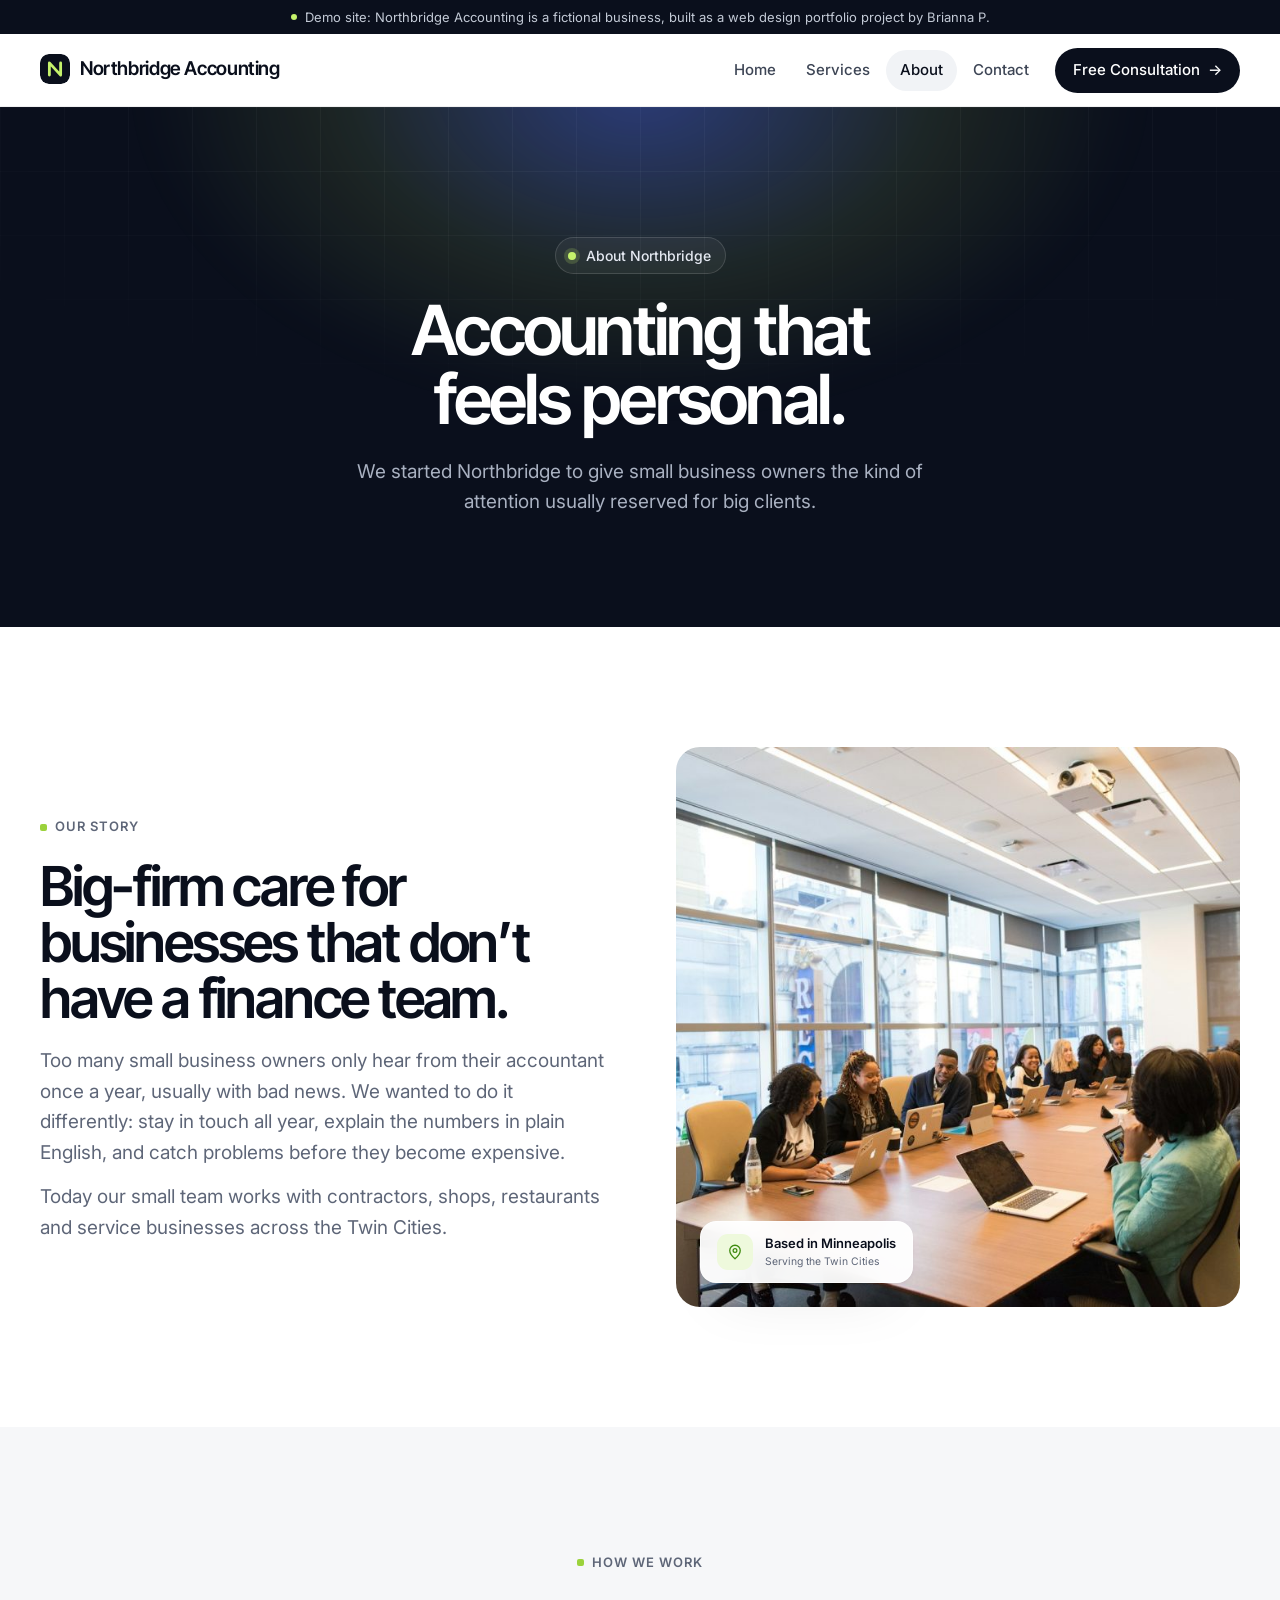
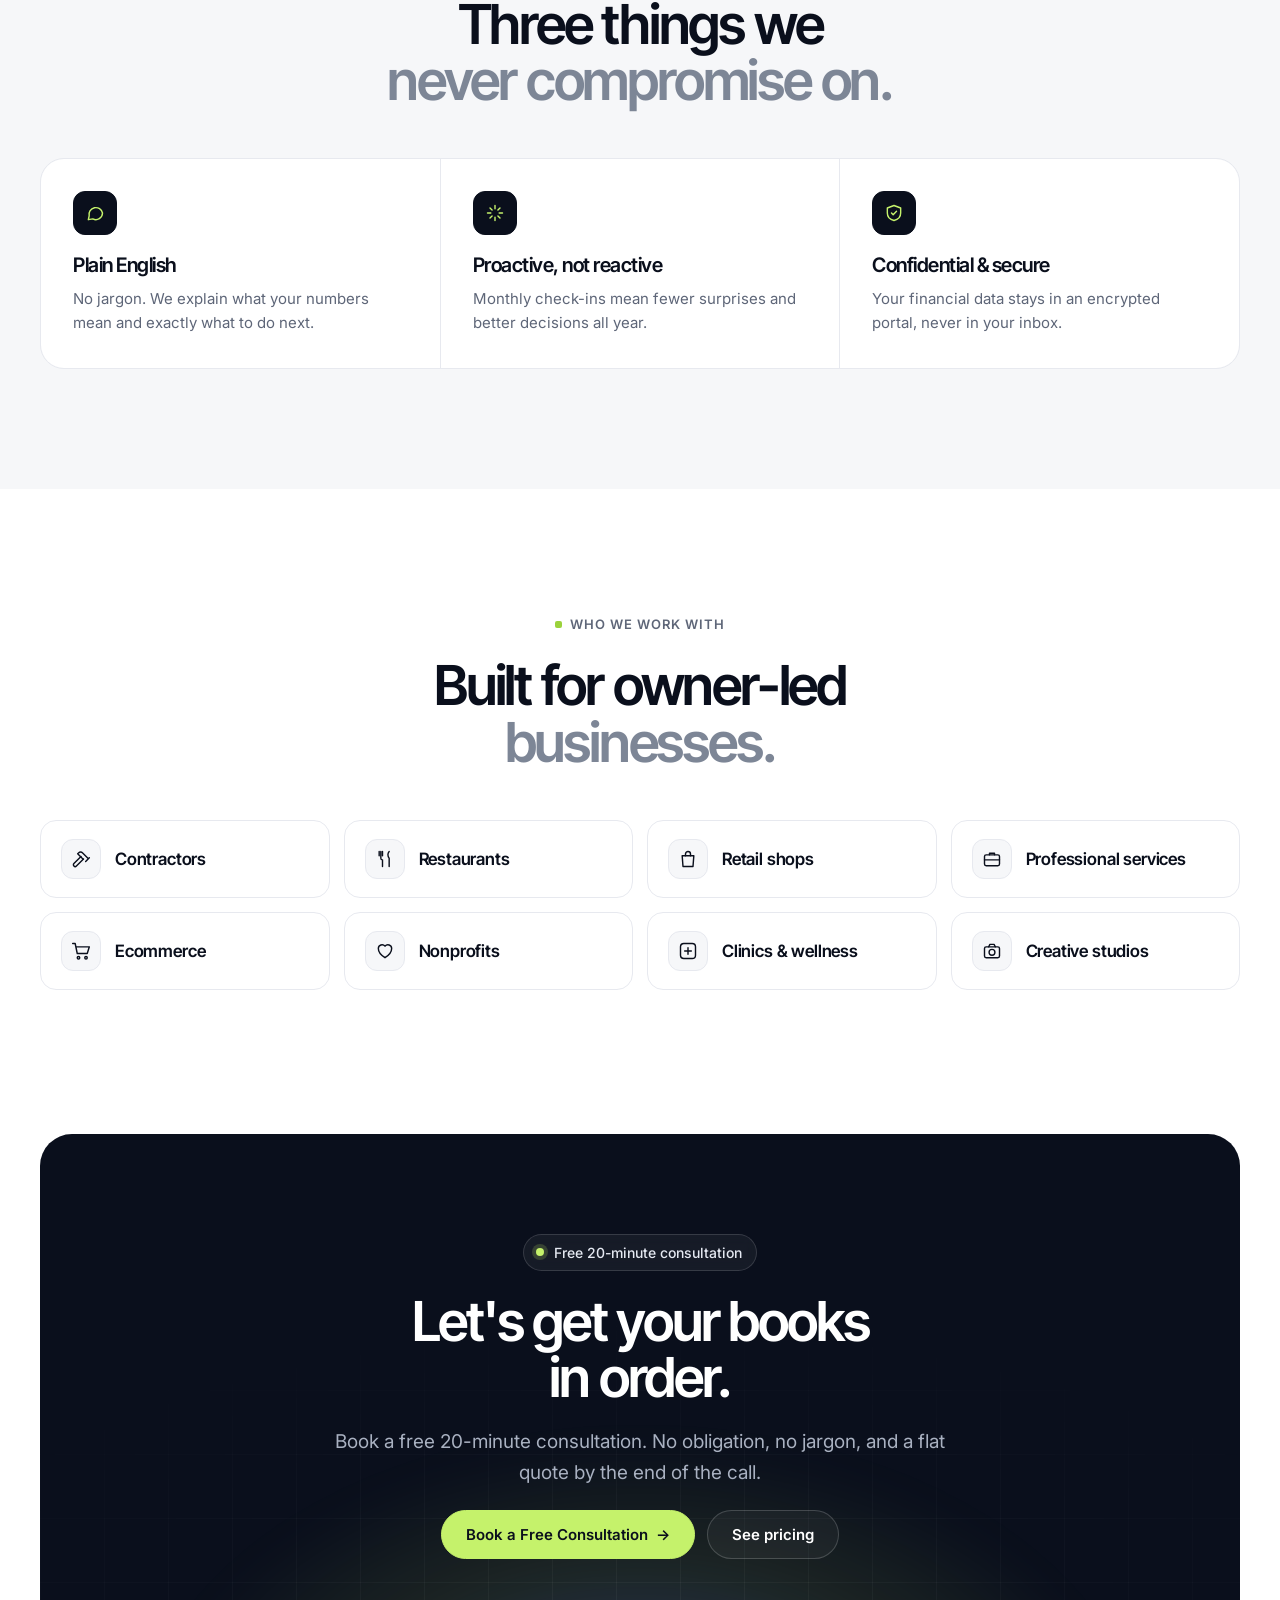
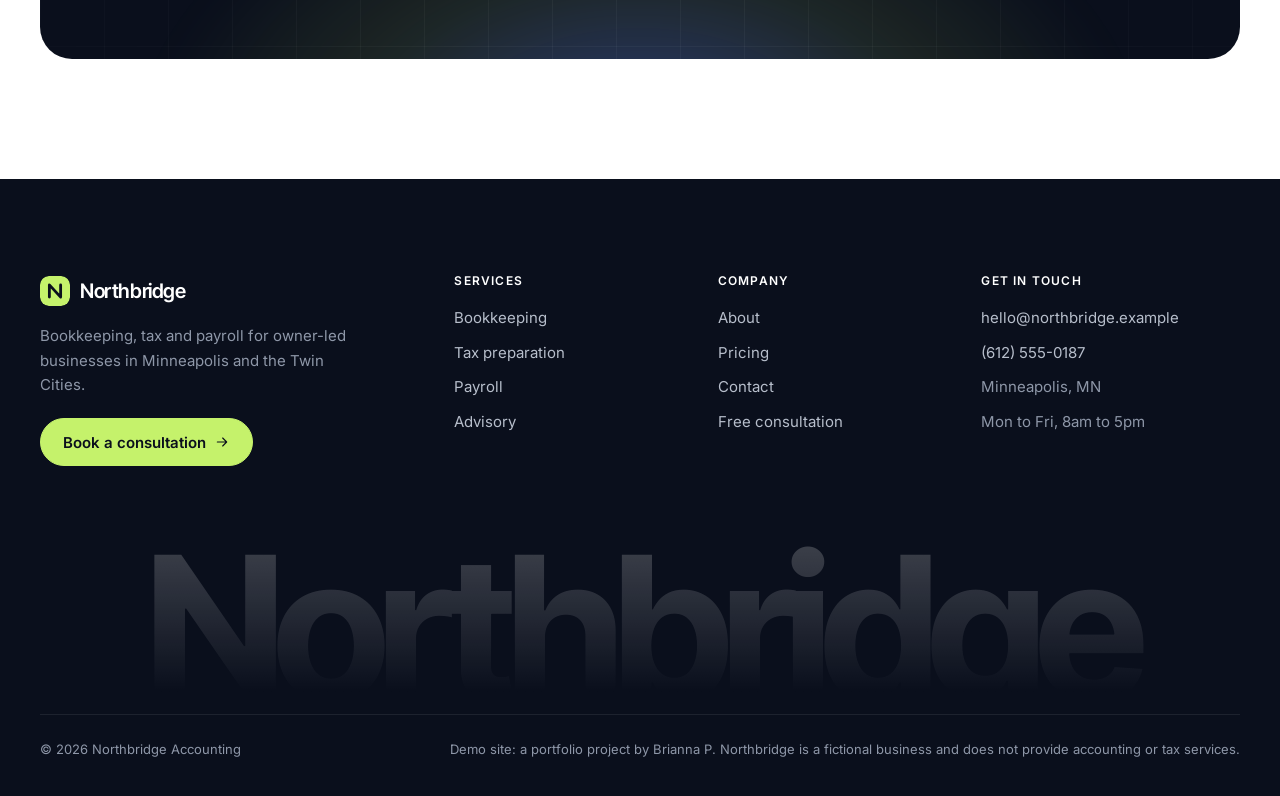
<file: about/index.html>
<!doctype html>
<html lang="en-US">
<head>
<meta name="robots" content="noindex">
	<meta charset="UTF-8">
	<meta name="viewport" content="width=device-width, initial-scale=1">
	<link rel="profile" href="https://gmpg.org/xfn/11">
		<style>
		@media (prefers-reduced-motion: no-preference) {
			@view-transition {
				navigation: auto;
			}

			::view-transition-group(root),
			::view-transition-old(root),
			::view-transition-new(root) {
				animation-delay: 0s;
				animation-duration: 0s;
			}

			::view-transition-old(root),
			::view-transition-new(root) {
				mix-blend-mode: normal;
			}
		}
	</style>
	<title>About &#8211; Northbridge Accounting</title>
<meta name='robots' content='max-image-preview:large' />
<meta name="theme-color" content="#0A0F1C">
<link rel='dns-prefetch' href='//fonts.googleapis.com' />
<style id="wp-img-auto-sizes-contain-inline-css">
img:is([sizes=auto i],[sizes^="auto," i]){contain-intrinsic-size:3000px 1500px}
/*# sourceURL=wp-img-auto-sizes-contain-inline-css */
</style>
<style id="wp-emoji-styles-inline-css">

	img.wp-smiley, img.emoji {
		display: inline !important;
		border: none !important;
		box-shadow: none !important;
		height: 1em !important;
		width: 1em !important;
		margin: 0 0.07em !important;
		vertical-align: -0.1em !important;
		background: none !important;
		padding: 0 !important;
	}
/*# sourceURL=wp-emoji-styles-inline-css */
</style>
<style id="global-styles-inline-css">
:root{--wp--preset--aspect-ratio--square: 1;--wp--preset--aspect-ratio--4-3: 4/3;--wp--preset--aspect-ratio--3-4: 3/4;--wp--preset--aspect-ratio--3-2: 3/2;--wp--preset--aspect-ratio--2-3: 2/3;--wp--preset--aspect-ratio--16-9: 16/9;--wp--preset--aspect-ratio--9-16: 9/16;--wp--preset--color--black: #000000;--wp--preset--color--cyan-bluish-gray: #abb8c3;--wp--preset--color--white: #ffffff;--wp--preset--color--pale-pink: #f78da7;--wp--preset--color--vivid-red: #cf2e2e;--wp--preset--color--luminous-vivid-orange: #ff6900;--wp--preset--color--luminous-vivid-amber: #fcb900;--wp--preset--color--light-green-cyan: #7bdcb5;--wp--preset--color--vivid-green-cyan: #00d084;--wp--preset--color--pale-cyan-blue: #8ed1fc;--wp--preset--color--vivid-cyan-blue: #0693e3;--wp--preset--color--vivid-purple: #9b51e0;--wp--preset--gradient--vivid-cyan-blue-to-vivid-purple: linear-gradient(135deg,rgb(6,147,227) 0%,rgb(155,81,224) 100%);--wp--preset--gradient--light-green-cyan-to-vivid-green-cyan: linear-gradient(135deg,rgb(122,220,180) 0%,rgb(0,208,130) 100%);--wp--preset--gradient--luminous-vivid-amber-to-luminous-vivid-orange: linear-gradient(135deg,rgb(252,185,0) 0%,rgb(255,105,0) 100%);--wp--preset--gradient--luminous-vivid-orange-to-vivid-red: linear-gradient(135deg,rgb(255,105,0) 0%,rgb(207,46,46) 100%);--wp--preset--gradient--very-light-gray-to-cyan-bluish-gray: linear-gradient(135deg,rgb(238,238,238) 0%,rgb(169,184,195) 100%);--wp--preset--gradient--cool-to-warm-spectrum: linear-gradient(135deg,rgb(74,234,220) 0%,rgb(151,120,209) 20%,rgb(207,42,186) 40%,rgb(238,44,130) 60%,rgb(251,105,98) 80%,rgb(254,248,76) 100%);--wp--preset--gradient--blush-light-purple: linear-gradient(135deg,rgb(255,206,236) 0%,rgb(152,150,240) 100%);--wp--preset--gradient--blush-bordeaux: linear-gradient(135deg,rgb(254,205,165) 0%,rgb(254,45,45) 50%,rgb(107,0,62) 100%);--wp--preset--gradient--luminous-dusk: linear-gradient(135deg,rgb(255,203,112) 0%,rgb(199,81,192) 50%,rgb(65,88,208) 100%);--wp--preset--gradient--pale-ocean: linear-gradient(135deg,rgb(255,245,203) 0%,rgb(182,227,212) 50%,rgb(51,167,181) 100%);--wp--preset--gradient--electric-grass: linear-gradient(135deg,rgb(202,248,128) 0%,rgb(113,206,126) 100%);--wp--preset--gradient--midnight: linear-gradient(135deg,rgb(2,3,129) 0%,rgb(40,116,252) 100%);--wp--preset--font-size--small: 13px;--wp--preset--font-size--medium: 20px;--wp--preset--font-size--large: 36px;--wp--preset--font-size--x-large: 42px;--wp--preset--spacing--20: 0.44rem;--wp--preset--spacing--30: 0.67rem;--wp--preset--spacing--40: 1rem;--wp--preset--spacing--50: 1.5rem;--wp--preset--spacing--60: 2.25rem;--wp--preset--spacing--70: 3.38rem;--wp--preset--spacing--80: 5.06rem;--wp--preset--shadow--natural: 6px 6px 9px rgba(0, 0, 0, 0.2);--wp--preset--shadow--deep: 12px 12px 50px rgba(0, 0, 0, 0.4);--wp--preset--shadow--sharp: 6px 6px 0px rgba(0, 0, 0, 0.2);--wp--preset--shadow--outlined: 6px 6px 0px -3px rgb(255, 255, 255), 6px 6px rgb(0, 0, 0);--wp--preset--shadow--crisp: 6px 6px 0px rgb(0, 0, 0);}.wp-block-button{--wp--preset--dimension--25: 25%;--wp--preset--dimension--50: 50%;--wp--preset--dimension--75: 75%;--wp--preset--dimension--100: 100%;}:root { --wp--style--global--content-size: 800px;--wp--style--global--wide-size: 1200px; }:where(body) { margin: 0; }.wp-site-blocks > .alignleft { float: left; margin-right: 2em; }.wp-site-blocks > .alignright { float: right; margin-left: 2em; }.wp-site-blocks > .aligncenter { justify-content: center; margin-left: auto; margin-right: auto; }:where(.wp-site-blocks) > * { margin-block-start: 24px; margin-block-end: 0; }:where(.wp-site-blocks) > :first-child { margin-block-start: 0; }:where(.wp-site-blocks) > :last-child { margin-block-end: 0; }:root { --wp--style--block-gap: 24px; }:root :where(.is-layout-flow) > :first-child{margin-block-start: 0;}:root :where(.is-layout-flow) > :last-child{margin-block-end: 0;}:root :where(.is-layout-flow) > *{margin-block-start: 24px;margin-block-end: 0;}:root :where(.is-layout-constrained) > :first-child{margin-block-start: 0;}:root :where(.is-layout-constrained) > :last-child{margin-block-end: 0;}:root :where(.is-layout-constrained) > *{margin-block-start: 24px;margin-block-end: 0;}:root :where(.is-layout-flex){gap: 24px;}:root :where(.is-layout-grid){gap: 24px;}.is-layout-flow > .alignleft{float: left;margin-inline-start: 0;margin-inline-end: 2em;}.is-layout-flow > .alignright{float: right;margin-inline-start: 2em;margin-inline-end: 0;}.is-layout-flow > .aligncenter{margin-left: auto !important;margin-right: auto !important;}.is-layout-constrained > .alignleft{float: left;margin-inline-start: 0;margin-inline-end: 2em;}.is-layout-constrained > .alignright{float: right;margin-inline-start: 2em;margin-inline-end: 0;}.is-layout-constrained > .aligncenter{margin-left: auto !important;margin-right: auto !important;}.is-layout-constrained > :where(:not(.alignleft):not(.alignright):not(.alignfull)){max-width: var(--wp--style--global--content-size);margin-left: auto !important;margin-right: auto !important;}.is-layout-constrained > .alignwide{max-width: var(--wp--style--global--wide-size);}body .is-layout-flex{display: flex;}.is-layout-flex{flex-wrap: wrap;align-items: center;}.is-layout-flex > :is(*, div){margin: 0;}body .is-layout-grid{display: grid;}.is-layout-grid > :is(*, div){margin: 0;}body{padding-top: 0px;padding-right: 0px;padding-bottom: 0px;padding-left: 0px;}:root :where(.wp-element-button, .wp-block-button__link){background-color: #32373c;border-width: 0;color: #fff;font-family: inherit;font-size: inherit;font-style: inherit;font-weight: inherit;letter-spacing: inherit;line-height: inherit;padding-top: calc(0.667em + 2px);padding-right: calc(1.333em + 2px);padding-bottom: calc(0.667em + 2px);padding-left: calc(1.333em + 2px);text-decoration: none;text-transform: inherit;}.has-black-color{color: var(--wp--preset--color--black) !important;}.has-cyan-bluish-gray-color{color: var(--wp--preset--color--cyan-bluish-gray) !important;}.has-white-color{color: var(--wp--preset--color--white) !important;}.has-pale-pink-color{color: var(--wp--preset--color--pale-pink) !important;}.has-vivid-red-color{color: var(--wp--preset--color--vivid-red) !important;}.has-luminous-vivid-orange-color{color: var(--wp--preset--color--luminous-vivid-orange) !important;}.has-luminous-vivid-amber-color{color: var(--wp--preset--color--luminous-vivid-amber) !important;}.has-light-green-cyan-color{color: var(--wp--preset--color--light-green-cyan) !important;}.has-vivid-green-cyan-color{color: var(--wp--preset--color--vivid-green-cyan) !important;}.has-pale-cyan-blue-color{color: var(--wp--preset--color--pale-cyan-blue) !important;}.has-vivid-cyan-blue-color{color: var(--wp--preset--color--vivid-cyan-blue) !important;}.has-vivid-purple-color{color: var(--wp--preset--color--vivid-purple) !important;}.has-black-background-color{background-color: var(--wp--preset--color--black) !important;}.has-cyan-bluish-gray-background-color{background-color: var(--wp--preset--color--cyan-bluish-gray) !important;}.has-white-background-color{background-color: var(--wp--preset--color--white) !important;}.has-pale-pink-background-color{background-color: var(--wp--preset--color--pale-pink) !important;}.has-vivid-red-background-color{background-color: var(--wp--preset--color--vivid-red) !important;}.has-luminous-vivid-orange-background-color{background-color: var(--wp--preset--color--luminous-vivid-orange) !important;}.has-luminous-vivid-amber-background-color{background-color: var(--wp--preset--color--luminous-vivid-amber) !important;}.has-light-green-cyan-background-color{background-color: var(--wp--preset--color--light-green-cyan) !important;}.has-vivid-green-cyan-background-color{background-color: var(--wp--preset--color--vivid-green-cyan) !important;}.has-pale-cyan-blue-background-color{background-color: var(--wp--preset--color--pale-cyan-blue) !important;}.has-vivid-cyan-blue-background-color{background-color: var(--wp--preset--color--vivid-cyan-blue) !important;}.has-vivid-purple-background-color{background-color: var(--wp--preset--color--vivid-purple) !important;}.has-black-border-color{border-color: var(--wp--preset--color--black) !important;}.has-cyan-bluish-gray-border-color{border-color: var(--wp--preset--color--cyan-bluish-gray) !important;}.has-white-border-color{border-color: var(--wp--preset--color--white) !important;}.has-pale-pink-border-color{border-color: var(--wp--preset--color--pale-pink) !important;}.has-vivid-red-border-color{border-color: var(--wp--preset--color--vivid-red) !important;}.has-luminous-vivid-orange-border-color{border-color: var(--wp--preset--color--luminous-vivid-orange) !important;}.has-luminous-vivid-amber-border-color{border-color: var(--wp--preset--color--luminous-vivid-amber) !important;}.has-light-green-cyan-border-color{border-color: var(--wp--preset--color--light-green-cyan) !important;}.has-vivid-green-cyan-border-color{border-color: var(--wp--preset--color--vivid-green-cyan) !important;}.has-pale-cyan-blue-border-color{border-color: var(--wp--preset--color--pale-cyan-blue) !important;}.has-vivid-cyan-blue-border-color{border-color: var(--wp--preset--color--vivid-cyan-blue) !important;}.has-vivid-purple-border-color{border-color: var(--wp--preset--color--vivid-purple) !important;}.has-vivid-cyan-blue-to-vivid-purple-gradient-background{background: var(--wp--preset--gradient--vivid-cyan-blue-to-vivid-purple) !important;}.has-light-green-cyan-to-vivid-green-cyan-gradient-background{background: var(--wp--preset--gradient--light-green-cyan-to-vivid-green-cyan) !important;}.has-luminous-vivid-amber-to-luminous-vivid-orange-gradient-background{background: var(--wp--preset--gradient--luminous-vivid-amber-to-luminous-vivid-orange) !important;}.has-luminous-vivid-orange-to-vivid-red-gradient-background{background: var(--wp--preset--gradient--luminous-vivid-orange-to-vivid-red) !important;}.has-very-light-gray-to-cyan-bluish-gray-gradient-background{background: var(--wp--preset--gradient--very-light-gray-to-cyan-bluish-gray) !important;}.has-cool-to-warm-spectrum-gradient-background{background: var(--wp--preset--gradient--cool-to-warm-spectrum) !important;}.has-blush-light-purple-gradient-background{background: var(--wp--preset--gradient--blush-light-purple) !important;}.has-blush-bordeaux-gradient-background{background: var(--wp--preset--gradient--blush-bordeaux) !important;}.has-luminous-dusk-gradient-background{background: var(--wp--preset--gradient--luminous-dusk) !important;}.has-pale-ocean-gradient-background{background: var(--wp--preset--gradient--pale-ocean) !important;}.has-electric-grass-gradient-background{background: var(--wp--preset--gradient--electric-grass) !important;}.has-midnight-gradient-background{background: var(--wp--preset--gradient--midnight) !important;}.has-small-font-size{font-size: var(--wp--preset--font-size--small) !important;}.has-medium-font-size{font-size: var(--wp--preset--font-size--medium) !important;}.has-large-font-size{font-size: var(--wp--preset--font-size--large) !important;}.has-x-large-font-size{font-size: var(--wp--preset--font-size--x-large) !important;}
:root :where(.wp-block-icon svg){width: 24px;}
:root :where(.wp-block-pullquote){font-size: 1.5em;line-height: 1.6;}
/*# sourceURL=global-styles-inline-css */
</style>
<link rel='stylesheet' id='contact-form-7-css' href='/wp-content/plugins/contact-form-7/includes/css/styles.css?ver=6.2.3' media='all' />
<link rel='stylesheet' id='hello-elementor-css' href='/wp-content/themes/hello-elementor/assets/css/reset.css?ver=3.5.1' media='all' />
<link rel='stylesheet' id='hello-elementor-theme-style-css' href='/wp-content/themes/hello-elementor/assets/css/theme.css?ver=3.5.1' media='all' />
<link rel='stylesheet' id='hello-elementor-header-footer-css' href='/wp-content/themes/hello-elementor/assets/css/header-footer.css?ver=3.5.1' media='all' />
<link rel='stylesheet' id='elementor-frontend-css' href='/wp-content/plugins/elementor/assets/css/frontend.min.css?ver=4.3.5' media='all' />
<style id="elementor-frontend-inline-css">
.e-heading-base a, .e-paragraph-base a { all: unset; cursor: pointer; }form[data-element_type="e-form"].form-state-success [data-element_type="e-form-success-message"],form[data-element_type="e-form"].form-state-error [data-element_type="e-form-error-message"]{ display: block; }.elementor-edit-mode [data-element_type="e-form-success-message"]:is(.elementor-element-editable, :has(.elementor-element-editable), :has(> .elementor-empty-view)),.elementor-edit-mode [data-element_type="e-form-error-message"]:is(.elementor-element-editable, :has(.elementor-element-editable), :has(> .elementor-empty-view)){ display: block; }.e-background-video { position: relative; overflow: hidden; }.e-background-video__media { position: absolute; inset: 0; width: 100%; height: 100%; object-fit: cover; pointer-events: none; z-index: 0; }.e-background-video__content { position: relative; z-index: 1; flex: 1 1 auto; }.elementor-edit-mode .e-background-video__content.e-atomic-element:has(> .elementor-empty-view) { display: flex; flex-direction: column; flex: 1 1 auto; min-height: 0; }.elementor-edit-mode .e-background-video__content.e-atomic-element:has(> .elementor-empty-view) > .elementor-empty-view.elementor-empty-view { position: relative; flex: 1 1 auto; min-height: 120px; height: auto; width: 100%; }.elementor-edit-mode .e-background-video__content.e-atomic-element:has(> .elementor-empty-view) > .elementor-empty-view > .elementor-first-add { position: absolute; inset: 0; width: 100%; height: 100%; }.e-background-video__controls { z-index: 2; }.e-background-video__play, .e-background-video__pause { appearance: none; -webkit-appearance: none; }.e-background-video.e-background-video--playing .e-background-video__play { display: none; }.e-background-video.e-background-video--paused .e-background-video__pause { display: none; }.e-background-video:not(.e-background-video--playing):not(.e-background-video--paused) .e-background-video__controls,.e-background-video:not(.e-background-video--playing):not(.e-background-video--paused) .e-background-video__play,.e-background-video:not(.e-background-video--playing):not(.e-background-video--paused) .e-background-video__pause { display: none; }.e-accordion-item-header-base { list-style: none; }.e-accordion-item-header-base::-webkit-details-marker { display: none; }.e-accordion-item-base { interpolate-size: allow-keywords; }.e-accordion-item-base::details-content {block-size: 0; overflow: hidden;transition: block-size .3s ease, content-visibility .3s ease allow-discrete;}.e-accordion-item-base[open]::details-content { block-size: auto; }.e-accordion-item-icon-base.e-accordion-item-icon-base .e-svg-base { width: auto; height: 100%; max-width: 100%; }.e-accordion-item-icon-base.e-accordion-item-icon-base .e-svg-base svg { width: auto !important; }.e-accordion-item-icon-base svg { transition: transform .3s ease; }.e-accordion-item-base[open] > summary .e-accordion-item-icon-base svg { transform: rotate(180deg); }
/*# sourceURL=elementor-frontend-inline-css */
</style>
<link rel='stylesheet' id='elementor-post-4-css' href='/wp-content/uploads/elementor/css/post-4.css?ver=1792617129' media='all' />
<link rel='stylesheet' id='widget-heading-css' href='/wp-content/plugins/elementor/assets/css/widget-heading.min.css?ver=4.3.5' media='all' />
<link rel='stylesheet' id='elementor-post-21-css' href='/wp-content/uploads/elementor/css/post-21.css?ver=1792617133' media='all' />
<link rel='stylesheet' id='base-desktop-css' href='/wp-content/uploads/elementor/css/base-desktop.css?ver=6ad92aa936b00' media='all' />
<link rel='stylesheet' id='base-mobile-css' href='/wp-content/uploads/elementor/css/base-mobile.css?ver=6ad92aa936b00' media='(max-width:767px)' />
<link rel='stylesheet' id='nb-fonts-css' href='https://fonts.googleapis.com/css2?family=Inter:wght@400;500;600&#038;family=Inter+Tight:wght@500;600;700&#038;display=swap' media='all' />
<link rel='stylesheet' id='nb-site-css' href='/wp-content/plugins/northbridge-site/assets/nb.css?ver=1.0.1792617644' media='all' />
<link rel='stylesheet' id='elementor-gf-intertight-css' href='https://fonts.googleapis.com/css?family=Inter+Tight:100,100italic,200,200italic,300,300italic,400,400italic,500,500italic,600,600italic,700,700italic,800,800italic,900,900italic&#038;display=swap' media='all' />
<link rel='stylesheet' id='elementor-gf-inter-css' href='https://fonts.googleapis.com/css?family=Inter:100,100italic,200,200italic,300,300italic,400,400italic,500,500italic,600,600italic,700,700italic,800,800italic,900,900italic&#038;display=swap' media='all' />
<script id="jquery-core-js" src="/wp-includes/js/jquery/jquery.min.js?ver=3.7.1"></script>
<script id="jquery-migrate-js" src="/wp-includes/js/jquery/jquery-migrate.min.js?ver=3.4.1"></script>
<meta name="generator" content="WordPress 7.1.3" />
<link rel="canonical" href="/about/" />
<link rel='shortlink' href='/?p=21' />
	<script>
		function addTargetBlankToExternalLinks() {
			function addTargetBlank(a) {
				const url = new URL(a.href, location);
				if (url.origin !== location.origin) {
					a.target = '_blank';
				}
			}

			// Set target="_blank" for existing external links – this
			// covers keyboard navigation.
			document.querySelectorAll('a[href]').forEach(a => {
				addTargetBlank(a);
			});

			// Set target="_blank" for external links when clicked.
			// This covers links that are added after the page has loaded.
			document.addEventListener('click', e => {
				// window, document, SVG Text nodes etc. don't have the `closest` method
				if ( !e.target?.closest ) {
					return;
				}
				const a = e.target.closest('a[href]');
				if (!a) return;
				addTargetBlank(a);
			});

			// Also handle focus events to cover keyboard navigation on
			// links that are added after the page has loaded.
			document.addEventListener('focus', e => {
				// window, document, SVG Text nodes etc. don't have the `closest` method
				if ( !e.target?.closest ) {
					return;
				}
				const a = e.target?.closest('a[href]');
				if (!a) return;
				addTargetBlank(a);
			}, true);
		}

		if (document.readyState === 'loading') {
			document.addEventListener('DOMContentLoaded', addTargetBlankToExternalLinks);
		} else {
			addTargetBlankToExternalLinks();
		}
	</script>

		<meta name="generator" content="Elementor 4.3.5; features: e_font_icon_svg, additional_custom_breakpoints; settings: css_print_method-external, google_font-enabled, font_display-swap">
			<style>
				.e-con.e-parent:nth-of-type(n+4):not(.e-lazyloaded):not(.e-no-lazyload),
				.e-con.e-parent:nth-of-type(n+4):not(.e-lazyloaded):not(.e-no-lazyload) * {
					background-image: none !important;
				}
				@media screen and (max-height: 1024px) {
					.e-con.e-parent:nth-of-type(n+3):not(.e-lazyloaded):not(.e-no-lazyload),
					.e-con.e-parent:nth-of-type(n+3):not(.e-lazyloaded):not(.e-no-lazyload) * {
						background-image: none !important;
					}
				}
				@media screen and (max-height: 640px) {
					.e-con.e-parent:nth-of-type(n+2):not(.e-lazyloaded):not(.e-no-lazyload),
					.e-con.e-parent:nth-of-type(n+2):not(.e-lazyloaded):not(.e-no-lazyload) * {
						background-image: none !important;
					}
				}
			</style>
			</head>
<body class="wp-singular page-template page-template-elementor_header_footer page page-id-21 wp-embed-responsive wp-theme-hello-elementor hello-elementor-default elementor-default elementor-template-full-width elementor-kit-4 elementor-page elementor-page-21">
<div class="nb-demo-bar" role="note"><span class="nb-demo-dot"></span>Demo site: Northbridge Accounting is a fictional business, built as a web design portfolio project by Brianna P.</div>



<a class="skip-link screen-reader-text" href="#content">Skip to content</a>

<header id="site-header" class="site-header dynamic-header menu-dropdown-tablet">
	<div class="header-inner">
		<div class="site-branding show-title">
							<div class="site-title show">
					<a href="/" title="Home" rel="home">
						Northbridge Accounting					</a>
				</div>
							<p class="site-description show">
					Bookkeeping, tax &amp; advisory for small businesses				</p>
					</div>

					<nav class="site-navigation show" aria-label="Main menu">
				<ul id="menu-main-menu" class="menu"><li id="menu-item-27" class="menu-item menu-item-type-post_type menu-item-object-page menu-item-home menu-item-27"><a href="/">Home</a></li>
<li id="menu-item-28" class="menu-item menu-item-type-post_type menu-item-object-page menu-item-28"><a href="/services/">Services</a></li>
<li id="menu-item-29" class="menu-item menu-item-type-post_type menu-item-object-page current-menu-item page_item page-item-21 current_page_item menu-item-29"><a href="/about/" aria-current="page">About</a></li>
<li id="menu-item-30" class="menu-item menu-item-type-post_type menu-item-object-page menu-item-30"><a href="/contact/">Contact</a></li>
<li id="menu-item-31" class="fw-nav-cta menu-item menu-item-type-post_type menu-item-object-page menu-item-31"><a href="/book/">Free Consultation</a></li>
</ul>			</nav>
							<div class="site-navigation-toggle-holder show">
				<button type="button" class="site-navigation-toggle" aria-expanded="false" aria-label="Menu">
					<span class="site-navigation-toggle-icon" aria-hidden="true"></span>
				</button>
			</div>
			<nav class="site-navigation-dropdown show" aria-label="Mobile menu" aria-hidden="true" inert>
				<ul id="menu-main-menu-1" class="menu"><li class="menu-item menu-item-type-post_type menu-item-object-page menu-item-home menu-item-27"><a href="/">Home</a></li>
<li class="menu-item menu-item-type-post_type menu-item-object-page menu-item-28"><a href="/services/">Services</a></li>
<li class="menu-item menu-item-type-post_type menu-item-object-page current-menu-item page_item page-item-21 current_page_item menu-item-29"><a href="/about/" aria-current="page">About</a></li>
<li class="menu-item menu-item-type-post_type menu-item-object-page menu-item-30"><a href="/contact/">Contact</a></li>
<li class="fw-nav-cta menu-item menu-item-type-post_type menu-item-object-page menu-item-31"><a href="/book/">Free Consultation</a></li>
</ul>			</nav>
			</div>
</header>
		<div data-elementor-type="wp-page" data-elementor-id="21" class="elementor elementor-21">
				<div class="elementor-element elementor-element-6e38fbf e-con-boxed nb-sec nb-phero nb-glow nb-d e-flex e-con e-parent" data-id="6e38fbf" data-element_type="container" data-e-type="container">
					<div class="e-con-inner">
				<div class="elementor-element elementor-element-133dc81 nb-fit elementor-widget elementor-widget-html" data-id="133dc81" data-element_type="widget" data-e-type="widget" data-widget_type="html.default">
					<span class="nb-pill"><span class="nb-dot"></span>About Northbridge</span>				</div>
				<div class="elementor-element elementor-element-d92f760 nb-h1 nb-center elementor-widget elementor-widget-heading" data-id="d92f760" data-element_type="widget" data-e-type="widget" data-widget_type="heading.default">
					<h1 class="elementor-heading-title elementor-size-default">Accounting that<br>feels personal.</h1>				</div>
				<div class="elementor-element elementor-element-6845a12 nb-lead nb-center elementor-widget elementor-widget-text-editor" data-id="6845a12" data-element_type="widget" data-e-type="widget" data-widget_type="text-editor.default">
									<p>We started Northbridge to give small business owners the kind of attention usually reserved for big clients.</p>								</div>
					</div>
				</div>
		<div class="elementor-element elementor-element-accecc8 e-con-boxed nb-sec e-flex e-con e-parent" data-id="accecc8" data-element_type="container" data-e-type="container">
					<div class="e-con-inner">
		<div class="elementor-element elementor-element-1b73380 e-con-full e-flex e-con e-child" data-id="1b73380" data-element_type="container" data-e-type="container">
		<div class="elementor-element elementor-element-691aa7d e-con-full e-flex e-con e-child" data-id="691aa7d" data-element_type="container" data-e-type="container">
				<div class="elementor-element elementor-element-c9df778 nb-fit elementor-widget elementor-widget-html" data-id="c9df778" data-element_type="widget" data-e-type="widget" data-widget_type="html.default">
					<span class="nb-eyebrow">Our story</span>				</div>
				<div class="elementor-element elementor-element-39b9e12 nb-h2 elementor-widget elementor-widget-heading" data-id="39b9e12" data-element_type="widget" data-e-type="widget" data-widget_type="heading.default">
					<h2 class="elementor-heading-title elementor-size-default">Big-firm care for businesses that don&#8217;t have a finance team.</h2>				</div>
				<div class="elementor-element elementor-element-05b0056 nb-lead elementor-widget elementor-widget-text-editor" data-id="05b0056" data-element_type="widget" data-e-type="widget" data-widget_type="text-editor.default">
									<p>Too many small business owners only hear from their accountant once a year, usually with bad news. We wanted to do it differently: stay in touch all year, explain the numbers in plain English, and catch problems before they become expensive.</p><p>Today our small team works with contractors, shops, restaurants and service businesses across the Twin Cities.</p>								</div>
				</div>
		<div class="elementor-element elementor-element-0fdb8b2 e-con-full e-flex e-con e-child" data-id="0fdb8b2" data-element_type="container" data-e-type="container">
				<div class="elementor-element elementor-element-bbab612 elementor-widget elementor-widget-html" data-id="bbab612" data-element_type="widget" data-e-type="widget" data-widget_type="html.default">
					<div class="nb-photo"><img decoding="async" src="/wp-content/uploads/2026/10/northbridge-team-1024x684.jpg" alt="The Northbridge team working together" loading="lazy"><div class="nb-chip"><span class="nb-fi"><svg width="18" height="18" viewBox="0 0 24 24" fill="none" stroke="currentColor" stroke-width="1.7" stroke-linecap="round" stroke-linejoin="round" aria-hidden="true"><path d="M12 21s-7-6-7-11a7 7 0 0 1 14 0c0 5-7 11-7 11z"/><circle cx="12" cy="10" r="2.5"/></svg></span><div><b>Based in Minneapolis</b><small>Serving the Twin Cities</small></div></div></div>				</div>
				</div>
				</div>
					</div>
				</div>
		<div class="elementor-element elementor-element-2e67838 e-con-boxed nb-sec nb-alt e-flex e-con e-parent" data-id="2e67838" data-element_type="container" data-e-type="container">
					<div class="e-con-inner">
				<div class="elementor-element elementor-element-fc56bd7 nb-fit elementor-widget elementor-widget-html" data-id="fc56bd7" data-element_type="widget" data-e-type="widget" data-widget_type="html.default">
					<span class="nb-eyebrow">How we work</span>				</div>
				<div class="elementor-element elementor-element-6fbd22b nb-h2 nb-center elementor-widget elementor-widget-heading" data-id="6fbd22b" data-element_type="widget" data-e-type="widget" data-widget_type="heading.default">
					<h2 class="elementor-heading-title elementor-size-default">Three things we<br><span class="nb-soft">never compromise on.</span></h2>				</div>
				<div class="elementor-element elementor-element-8169616 elementor-widget elementor-widget-html" data-id="8169616" data-element_type="widget" data-e-type="widget" data-widget_type="html.default">
					<div class="nb-feats nb-feats--light">
<div class="nb-feat"><span class="nb-ico"><svg width="20" height="20" viewBox="0 0 24 24" fill="none" stroke="currentColor" stroke-width="1.7" stroke-linecap="round" stroke-linejoin="round" aria-hidden="true"><path d="M21 12a8 8 0 0 1-11.6 7.1L4 20l1-4.6A8 8 0 1 1 21 12z"/></svg></span><h3>Plain English</h3><p>No jargon. We explain what your numbers mean and exactly what to do next.</p></div>
<div class="nb-feat"><span class="nb-ico"><svg width="20" height="20" viewBox="0 0 24 24" fill="none" stroke="currentColor" stroke-width="1.7" stroke-linecap="round" stroke-linejoin="round" aria-hidden="true"><path d="M12 3v4M12 17v4M3 12h4M17 12h4M6 6l2.5 2.5M15.5 15.5 18 18M6 18l2.5-2.5M15.5 8.5 18 6"/></svg></span><h3>Proactive, not reactive</h3><p>Monthly check-ins mean fewer surprises and better decisions all year.</p></div>
<div class="nb-feat"><span class="nb-ico"><svg width="20" height="20" viewBox="0 0 24 24" fill="none" stroke="currentColor" stroke-width="1.7" stroke-linecap="round" stroke-linejoin="round" aria-hidden="true"><path d="M12 3 4 6v6c0 5 3.5 8 8 9 4.5-1 8-4 8-9V6z"/><path d="m9 12 2 2 4-4"/></svg></span><h3>Confidential &amp; secure</h3><p>Your financial data stays in an encrypted portal, never in your inbox.</p></div>
</div>				</div>
					</div>
				</div>
		<div class="elementor-element elementor-element-598fd8d e-con-boxed nb-sec e-flex e-con e-parent" data-id="598fd8d" data-element_type="container" data-e-type="container">
					<div class="e-con-inner">
				<div class="elementor-element elementor-element-d2cf46b nb-fit elementor-widget elementor-widget-html" data-id="d2cf46b" data-element_type="widget" data-e-type="widget" data-widget_type="html.default">
					<span class="nb-eyebrow">Who we work with</span>				</div>
				<div class="elementor-element elementor-element-9cd0c47 nb-h2 nb-center elementor-widget elementor-widget-heading" data-id="9cd0c47" data-element_type="widget" data-e-type="widget" data-widget_type="heading.default">
					<h2 class="elementor-heading-title elementor-size-default">Built for owner-led<br><span class="nb-soft">businesses.</span></h2>				</div>
				<div class="elementor-element elementor-element-778a12c elementor-widget elementor-widget-html" data-id="778a12c" data-element_type="widget" data-e-type="widget" data-widget_type="html.default">
					<div class="nb-inds"><div class="nb-indt"><span class="nb-ico"><svg width="20" height="20" viewBox="0 0 24 24" fill="none" stroke="currentColor" stroke-width="1.7" stroke-linecap="round" stroke-linejoin="round" aria-hidden="true"><path d="m15 12-8.5 8.5a2.1 2.1 0 0 1-3-3L12 9"/><path d="M17.6 15 22 10.6M20.9 11.7l-6.6-6.6a4 4 0 0 0-5.6 0L8 5.8l6.6 6.6"/></svg></span>Contractors</div><div class="nb-indt"><span class="nb-ico"><svg width="20" height="20" viewBox="0 0 24 24" fill="none" stroke="currentColor" stroke-width="1.7" stroke-linecap="round" stroke-linejoin="round" aria-hidden="true"><path d="M7 3v8a2 2 0 0 0 2 2v8M5 3v5M9 3v5M17 3c-2 2-2 6 0 8v10"/></svg></span>Restaurants</div><div class="nb-indt"><span class="nb-ico"><svg width="20" height="20" viewBox="0 0 24 24" fill="none" stroke="currentColor" stroke-width="1.7" stroke-linecap="round" stroke-linejoin="round" aria-hidden="true"><path d="M5 8h14l-1 13H6z"/><path d="M9 8V6a3 3 0 0 1 6 0v2"/></svg></span>Retail shops</div><div class="nb-indt"><span class="nb-ico"><svg width="20" height="20" viewBox="0 0 24 24" fill="none" stroke="currentColor" stroke-width="1.7" stroke-linecap="round" stroke-linejoin="round" aria-hidden="true"><rect x="3" y="7" width="18" height="13" rx="2"/><path d="M9 7V5h6v2M3 13h18"/></svg></span>Professional services</div><div class="nb-indt"><span class="nb-ico"><svg width="20" height="20" viewBox="0 0 24 24" fill="none" stroke="currentColor" stroke-width="1.7" stroke-linecap="round" stroke-linejoin="round" aria-hidden="true"><circle cx="9" cy="20" r="1.5"/><circle cx="18" cy="20" r="1.5"/><path d="M2 3h3l2.5 12h12L22 7H6"/></svg></span>Ecommerce</div><div class="nb-indt"><span class="nb-ico"><svg width="20" height="20" viewBox="0 0 24 24" fill="none" stroke="currentColor" stroke-width="1.7" stroke-linecap="round" stroke-linejoin="round" aria-hidden="true"><path d="M12 20s-8-5-8-11a4.5 4.5 0 0 1 8-2.8A4.5 4.5 0 0 1 20 9c0 6-8 11-8 11z"/></svg></span>Nonprofits</div><div class="nb-indt"><span class="nb-ico"><svg width="20" height="20" viewBox="0 0 24 24" fill="none" stroke="currentColor" stroke-width="1.7" stroke-linecap="round" stroke-linejoin="round" aria-hidden="true"><rect x="3" y="3" width="18" height="18" rx="4"/><path d="M12 8v8M8 12h8"/></svg></span>Clinics &amp; wellness</div><div class="nb-indt"><span class="nb-ico"><svg width="20" height="20" viewBox="0 0 24 24" fill="none" stroke="currentColor" stroke-width="1.7" stroke-linecap="round" stroke-linejoin="round" aria-hidden="true"><rect x="3" y="7" width="18" height="13" rx="2"/><circle cx="12" cy="13.5" r="3.5"/><path d="M8 7l1.5-3h5L16 7"/></svg></span>Creative studios</div></div>				</div>
					</div>
				</div>
		<div class="elementor-element elementor-element-29f48da e-con-boxed nb-sec nb-ctawrap e-flex e-con e-parent" data-id="29f48da" data-element_type="container" data-e-type="container">
					<div class="e-con-inner">
		<div class="elementor-element elementor-element-da71c23 e-con-full nb-cta nb-glow nb-d e-flex e-con e-child" data-id="da71c23" data-element_type="container" data-e-type="container">
				<div class="elementor-element elementor-element-3e9d049 nb-fit elementor-widget elementor-widget-html" data-id="3e9d049" data-element_type="widget" data-e-type="widget" data-widget_type="html.default">
					<span class="nb-pill"><span class="nb-dot"></span>Free 20-minute consultation</span>				</div>
				<div class="elementor-element elementor-element-6fc2ea5 nb-h2 nb-center elementor-widget elementor-widget-heading" data-id="6fc2ea5" data-element_type="widget" data-e-type="widget" data-widget_type="heading.default">
					<h2 class="elementor-heading-title elementor-size-default">Let's get your books<br>in order.</h2>				</div>
				<div class="elementor-element elementor-element-c4bd17d nb-lead nb-center elementor-widget elementor-widget-text-editor" data-id="c4bd17d" data-element_type="widget" data-e-type="widget" data-widget_type="text-editor.default">
									<p>Book a free 20-minute consultation. No obligation, no jargon, and a flat quote by the end of the call.</p>								</div>
		<div class="elementor-element elementor-element-4c6fc56 e-con-full e-flex e-con e-child" data-id="4c6fc56" data-element_type="container" data-e-type="container">
				<div class="elementor-element elementor-element-80f7738 nb-btn nb-btn--accent nb-btn--arrow elementor-widget elementor-widget-button" data-id="80f7738" data-element_type="widget" data-e-type="widget" data-widget_type="button.default">
										<a class="elementor-button elementor-button-link elementor-size-sm" href="/book/">
						<span class="elementor-button-content-wrapper">
									<span class="elementor-button-text">Book a Free Consultation</span>
					</span>
					</a>
								</div>
				<div class="elementor-element elementor-element-bfdce60 nb-btn nb-btn--ghost elementor-widget elementor-widget-button" data-id="bfdce60" data-element_type="widget" data-e-type="widget" data-widget_type="button.default">
										<a class="elementor-button elementor-button-link elementor-size-sm" href="/services/">
						<span class="elementor-button-content-wrapper">
									<span class="elementor-button-text">See pricing</span>
					</span>
					</a>
								</div>
				</div>
				</div>
					</div>
				</div>
		<div class="elementor-element elementor-element-7bc9443 e-con-boxed nb-sec nb-footer nb-d e-flex e-con e-parent" data-id="7bc9443" data-element_type="container" data-e-type="container">
					<div class="e-con-inner">
				<div class="elementor-element elementor-element-ed68e30 elementor-widget elementor-widget-html" data-id="ed68e30" data-element_type="widget" data-e-type="widget" data-widget_type="html.default">
					<div class="nb-ft">
<div><div class="nb-brand"><span class="nb-mark"></span>Northbridge</div><p>Bookkeeping, tax and payroll for owner-led businesses in Minneapolis and the Twin Cities.</p><a class="nb-a nb-a--accent" href="/book/">Book a consultation <svg width="16" height="16" viewBox="0 0 24 24" fill="none" stroke="currentColor" stroke-width="1.7" stroke-linecap="round" stroke-linejoin="round" aria-hidden="true"><path d="M5 12h14M13 6l6 6-6 6"/></svg></a></div>
<div><h4>Services</h4><ul><li><a href="/services/#bookkeeping">Bookkeeping</a></li><li><a href="/services/#tax">Tax preparation</a></li><li><a href="/services/#payroll">Payroll</a></li><li><a href="/services/#advisory">Advisory</a></li></ul></div>
<div><h4>Company</h4><ul><li><a href="/about/">About</a></li><li><a href="/services/">Pricing</a></li><li><a href="/contact/">Contact</a></li><li><a href="/book/">Free consultation</a></li></ul></div>
<div><h4>Get in touch</h4><ul><li><a href="mailto:hello@northbridge.example">hello@northbridge.example</a></li><li><a href="tel:+16125550187">(612) 555-0187</a></li><li>Minneapolis, MN</li><li>Mon to Fri, 8am to 5pm</li></ul></div>
</div>
<div class="nb-word" aria-hidden="true">Northbridge</div>
<div class="nb-fb"><span>© 2026 Northbridge Accounting</span><span>Demo site: a portfolio project by Brianna P. Northbridge is a fictional business and does not provide accounting or tax services.</span></div>				</div>
					</div>
				</div>
				</div>
		<footer id="site-footer" class="site-footer dynamic-footer footer-has-copyright">
	<div class="footer-inner">
		<div class="site-branding show-logo">
							<p class="site-description show">
					Bookkeeping, tax &amp; advisory for small businesses				</p>
					</div>

		
					<div class="copyright show">
				<p>All rights reserved</p>
			</div>
			</div>
</footer>

<script type="speculationrules">
{"prefetch":[{"source":"document","where":{"and":[{"href_matches":"{/scope\\:sad-chic-village}/*"},{"not":{"href_matches":["{/scope\\:sad-chic-village}/wp-*.php","{/scope\\:sad-chic-village}/wp-admin/*","{/scope\\:sad-chic-village/wp-content/uploads}/*","{/scope\\:sad-chic-village/wp-content}/*","{/scope\\:sad-chic-village/wp-content/plugins}/*","{/scope\\:sad-chic-village/wp-content/themes/hello-elementor}/*","{/scope\\:sad-chic-village}/*\\?(.+)"]}},{"not":{"selector_matches":"a[rel~=\"nofollow\"]"}},{"not":{"selector_matches":".no-prefetch, .no-prefetch a"}}]},"eagerness":"conservative"}]}
</script>
			<script>
				( () => {
					const lazyloadRunObserver = () => {
						const lazyloadBackgrounds = document.querySelectorAll( `.e-con.e-parent:not(.e-lazyloaded)` );
						const lazyloadBackgroundObserver = new IntersectionObserver( ( entries ) => {
							entries.forEach( ( entry ) => {
								if ( entry.isIntersecting ) {
									let lazyloadBackground = entry.target;
									if( lazyloadBackground ) {
										lazyloadBackground.classList.add( 'e-lazyloaded' );
									}
									lazyloadBackgroundObserver.unobserve( entry.target );
								}
							});
						}, { rootMargin: '200px 0px 200px 0px' } );
						lazyloadBackgrounds.forEach( ( lazyloadBackground ) => {
							lazyloadBackgroundObserver.observe( lazyloadBackground );
						} );
					};
					const events = [
						'DOMContentLoaded',
						'elementor/lazyload/observe',
					];
					events.forEach( ( event ) => {
						document.addEventListener( event, lazyloadRunObserver );
					} );
				} )();
			</script>
			<script id="hello-theme-frontend-js" src="/wp-content/themes/hello-elementor/assets/js/hello-frontend.js?ver=3.5.1"></script>
<script id="elementor-webpack-runtime-js" src="/wp-content/plugins/elementor/assets/js/webpack.runtime.min.js?ver=4.3.5"></script>
<script id="elementor-frontend-modules-js" src="/wp-content/plugins/elementor/assets/js/frontend-modules.min.js?ver=4.3.5"></script>
<script id="jquery-ui-core-js-before">
jQuery.uiBackCompat = true;
//# sourceURL=jquery-ui-core-js-before
</script>
<script id="jquery-ui-core-js" src="/wp-includes/js/jquery/ui/core.min.js?ver=1.14.2"></script>
<script id="elementor-frontend-js-before">
var elementorFrontendConfig = {"environmentMode":{"edit":false,"wpPreview":false,"isScriptDebug":false},"i18n":{"shareOnFacebook":"Share on Facebook","shareOnX":"Share on X","pinIt":"Pin it","download":"Download","downloadImage":"Download image","fullscreen":"Fullscreen","zoom":"Zoom","share":"Share","playVideo":"Play Video","previous":"Previous","next":"Next","close":"Close","a11yCarouselPrevSlideMessage":"Previous slide","a11yCarouselNextSlideMessage":"Next slide","a11yCarouselFirstSlideMessage":"This is the first slide","a11yCarouselLastSlideMessage":"This is the last slide","a11yCarouselPaginationBulletMessage":"Go to slide"},"is_rtl":false,"breakpoints":{"xs":0,"sm":480,"md":768,"lg":1025,"xl":1440,"xxl":1600},"responsive":{"breakpoints":{"mobile":{"label":"Mobile Portrait","value":767,"default_value":767,"direction":"max","is_enabled":true},"mobile_extra":{"label":"Mobile Landscape","value":880,"default_value":880,"direction":"max","is_enabled":false},"tablet":{"label":"Tablet Portrait","value":1024,"default_value":1024,"direction":"max","is_enabled":true},"tablet_extra":{"label":"Tablet Landscape","value":1200,"default_value":1200,"direction":"max","is_enabled":false},"laptop":{"label":"Laptop","value":1366,"default_value":1366,"direction":"max","is_enabled":false},"widescreen":{"label":"Widescreen","value":2400,"default_value":2400,"direction":"min","is_enabled":false}},"hasCustomBreakpoints":false},"version":"4.3.5","is_static":false,"experimentalFeatures":{"e_font_icon_svg":true,"additional_custom_breakpoints":true,"container":true,"e_optimized_markup":true,"hello-theme-header-footer":true,"nested-elements":true,"e_atomic_elements":true,"e_opt_in_v4":true,"import-export-customization":true},"urls":{"assets":"\/wp-content\/plugins\/elementor\/assets\/","ajaxurl":"\/wp-admin\/admin-ajax.php","uploadUrl":"\/wp-content\/uploads"},"nonces":{"floatingButtonsClickTracking":"dac023ab94","atomicFormsSendForm":"d24f3dcb23"},"swiperClass":"swiper","settings":{"page":[],"editorPreferences":[]},"kit":{"active_breakpoints":["viewport_mobile","viewport_tablet"],"global_image_lightbox":"yes","lightbox_enable_counter":"yes","lightbox_enable_fullscreen":"yes","lightbox_enable_zoom":"yes","lightbox_enable_share":"yes","lightbox_title_src":"title","lightbox_description_src":"description","hello_header_logo_type":"title","hello_header_menu_layout":"horizontal","hello_footer_logo_type":"logo"},"post":{"id":21,"title":"About%20%E2%80%93%20Northbridge%20Accounting","excerpt":"","featuredImage":false}};
//# sourceURL=elementor-frontend-js-before
</script>
<script id="elementor-frontend-js" src="/wp-content/plugins/elementor/assets/js/frontend.min.js?ver=4.3.5"></script>
<script data-wp-strategy="defer" defer id="nb-site-js" src="/wp-content/plugins/northbridge-site/assets/nb.js?ver=1.0.1792617644"></script>
<script id="wp-emoji-settings" type="application/json">
{"baseUrl":"https://s.w.org/images/core/emoji/17.0.2/72x72/","ext":".png","svgUrl":"https://s.w.org/images/core/emoji/17.0.2/svg/","svgExt":".svg","source":{"concatemoji":"/wp-includes/js/wp-emoji-release.min.js?ver=7.1.3"}}
</script>
<script type="module">
/*! This file is auto-generated */
var e="script#wp-emoji-settings",t=document.querySelector(e);if(!(t instanceof HTMLScriptElement))throw new Error("Element missing: "+e);const r=JSON.parse(t.text),s=(window._wpemojiSettings=r,"wpEmojiSettingsSupports"),o=["flag","emoji"];function i(e){try{var t={supportTests:e,timestamp:(new Date).valueOf()};sessionStorage.setItem(s,JSON.stringify(t))}catch(e){}}function c(e,t,n){e.clearRect(0,0,e.canvas.width,e.canvas.height),e.fillText(t,0,0);t=new Uint32Array(e.getImageData(0,0,e.canvas.width,e.canvas.height).data);e.clearRect(0,0,e.canvas.width,e.canvas.height),e.fillText(n,0,0);const r=new Uint32Array(e.getImageData(0,0,e.canvas.width,e.canvas.height).data);return t.every((e,t)=>e===r[t])}function p(e,t){e.clearRect(0,0,e.canvas.width,e.canvas.height),e.fillText(t,0,0);var n=e.getImageData(16,16,1,1);for(let e=0;e<n.data.length;e++)if(0!==n.data[e])return!1;return!0}function u(e,t,n,r){switch(t){case"flag":return n(e,"\ud83c\udff3\ufe0f\u200d\u26a7\ufe0f","\ud83c\udff3\ufe0f\u200b\u26a7\ufe0f")?!1:!n(e,"\ud83c\udde8\ud83c\uddf6","\ud83c\udde8\u200b\ud83c\uddf6")&&!n(e,"\ud83c\udff4\udb40\udc67\udb40\udc62\udb40\udc65\udb40\udc6e\udb40\udc67\udb40\udc7f","\ud83c\udff4\u200b\udb40\udc67\u200b\udb40\udc62\u200b\udb40\udc65\u200b\udb40\udc6e\u200b\udb40\udc67\u200b\udb40\udc7f");case"emoji":return!r(e,"\ud83e\u1fac8")}return!1}function f(e,t,n,r){let a;const s=(a="undefined"!=typeof WorkerGlobalScope&&self instanceof WorkerGlobalScope?new OffscreenCanvas(300,150):document.createElement("canvas")).getContext("2d",{willReadFrequently:!0}),o=(s.textBaseline="top",s.font="600 32px Arial",{});return e.forEach(e=>{o[e]=t(s,e,n,r)}),o}function a(e){var t=document.createElement("script");t.src=e,t.defer=!0,document.head.appendChild(t)}r.supports={everything:!0,everythingExceptFlag:!0},new Promise(t=>{let n=function(){try{var e=JSON.parse(sessionStorage.getItem(s));if("object"==typeof e&&"number"==typeof e.timestamp&&(new Date).valueOf()<e.timestamp+604800&&"object"==typeof e.supportTests)return e.supportTests}catch(e){}return null}();if(!n){if("undefined"!=typeof Worker&&"undefined"!=typeof OffscreenCanvas&&"undefined"!=typeof URL&&URL.createObjectURL&&"undefined"!=typeof Blob)try{var e="postMessage("+f.toString()+"("+[JSON.stringify(o),u.toString(),c.toString(),p.toString()].join(",")+"));",r=new Blob([e],{type:"text/javascript"});const a=new Worker(URL.createObjectURL(r),{name:"wpTestEmojiSupports"});return void(a.onmessage=e=>{i(n=e.data),a.terminate(),t(n)})}catch(e){}i(n=f(o,u,c,p))}t(n)}).then(e=>{for(const n in e)r.supports[n]=e[n],r.supports.everything=r.supports.everything&&r.supports[n],"flag"!==n&&(r.supports.everythingExceptFlag=r.supports.everythingExceptFlag&&r.supports[n]);var t;r.supports.everythingExceptFlag=r.supports.everythingExceptFlag&&!r.supports.flag,r.supports.everything||((t=r.source||{}).concatemoji?a(t.concatemoji):t.wpemoji&&t.twemoji&&(a(t.twemoji),a(t.wpemoji)))});
//# sourceURL=/wp-includes/js/wp-emoji-loader.min.js
</script>

<script>/* demo forms: no backend on the static site */document.addEventListener('submit',function(e){var f=e.target.closest&&e.target.closest('.wpcf7 form');if(!f)return;e.preventDefault();e.stopImmediatePropagation();var miss=[].filter.call(f.querySelectorAll('[aria-required="true"]'),function(i){return !i.value.trim()});var o=f.querySelector('.wpcf7-response-output');if(o){o.style.display='block';o.setAttribute('aria-hidden','false');}if(miss.length){if(o)o.textContent='Please fill in the required fields.';miss[0].focus();return;}if(o)o.textContent='Thanks! This is a demo site, so your message was not sent anywhere.';f.reset();},true);</script></body>
</html>
</file>
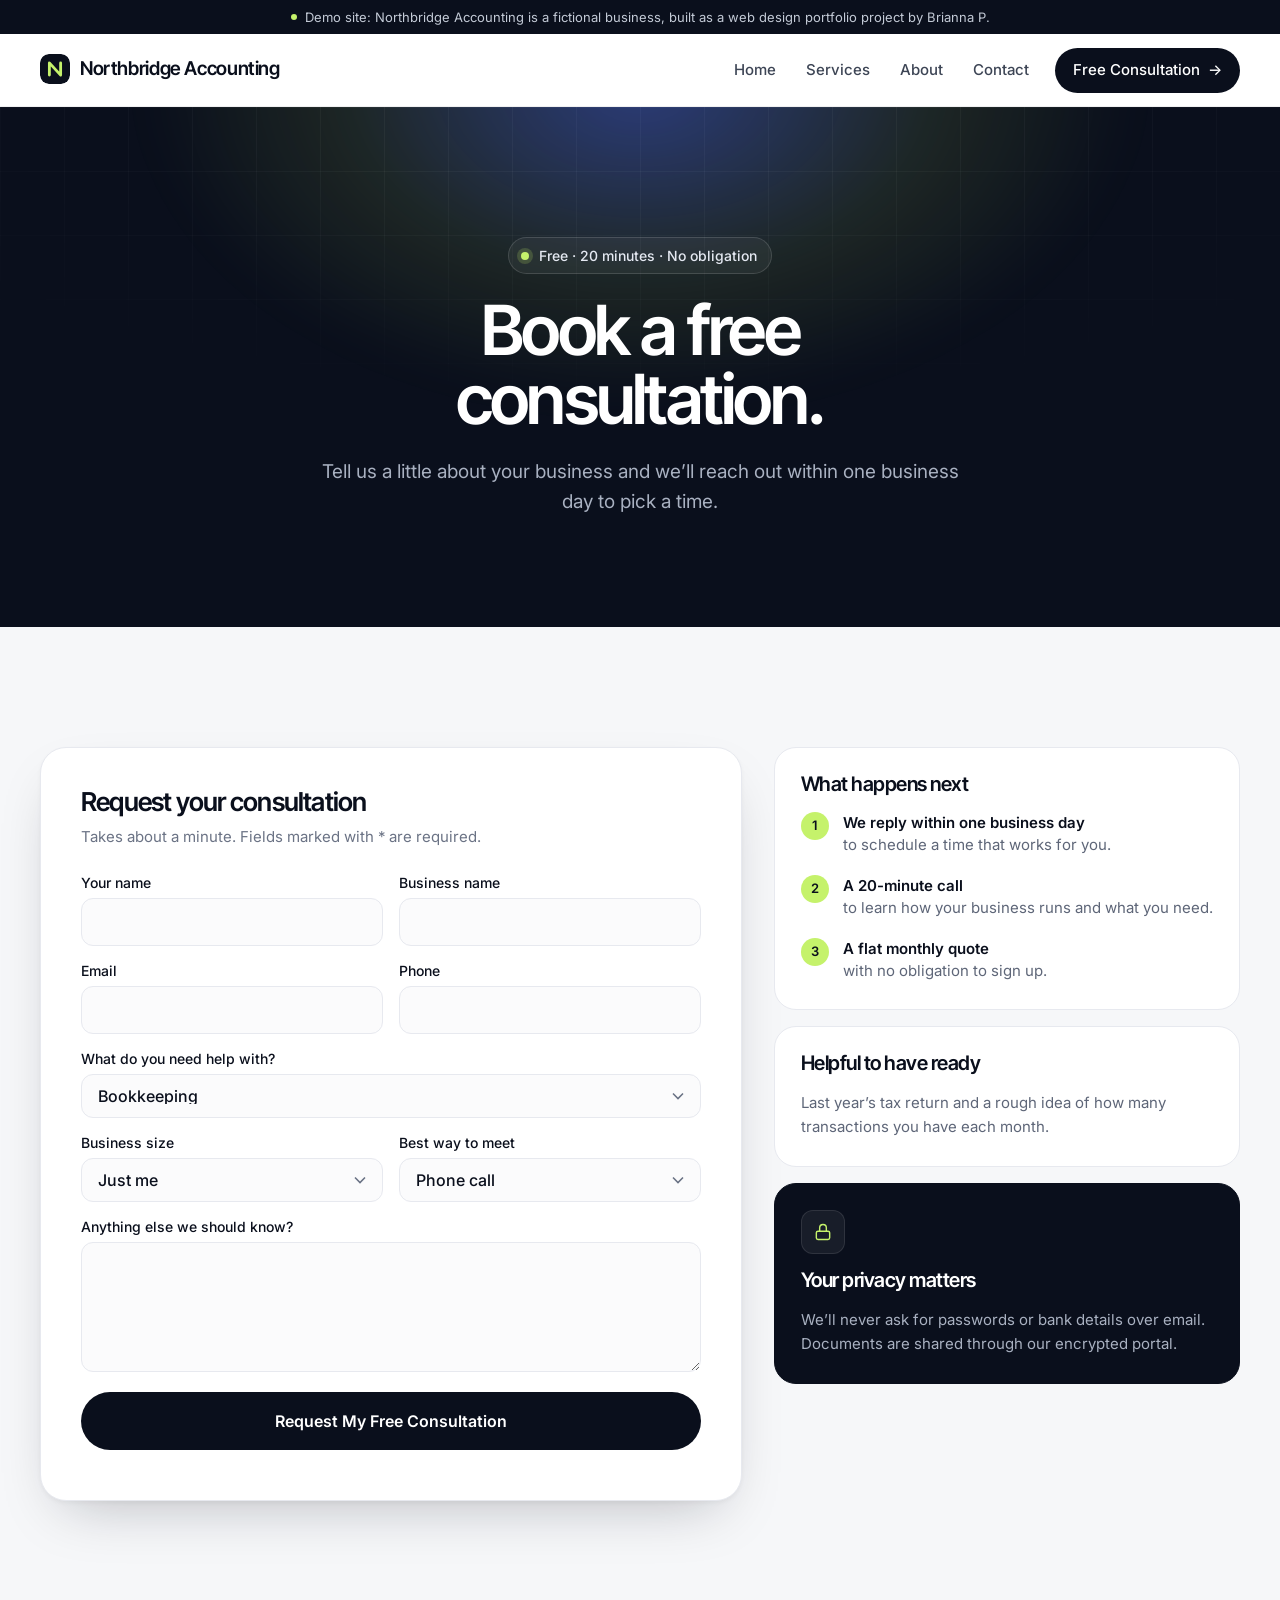
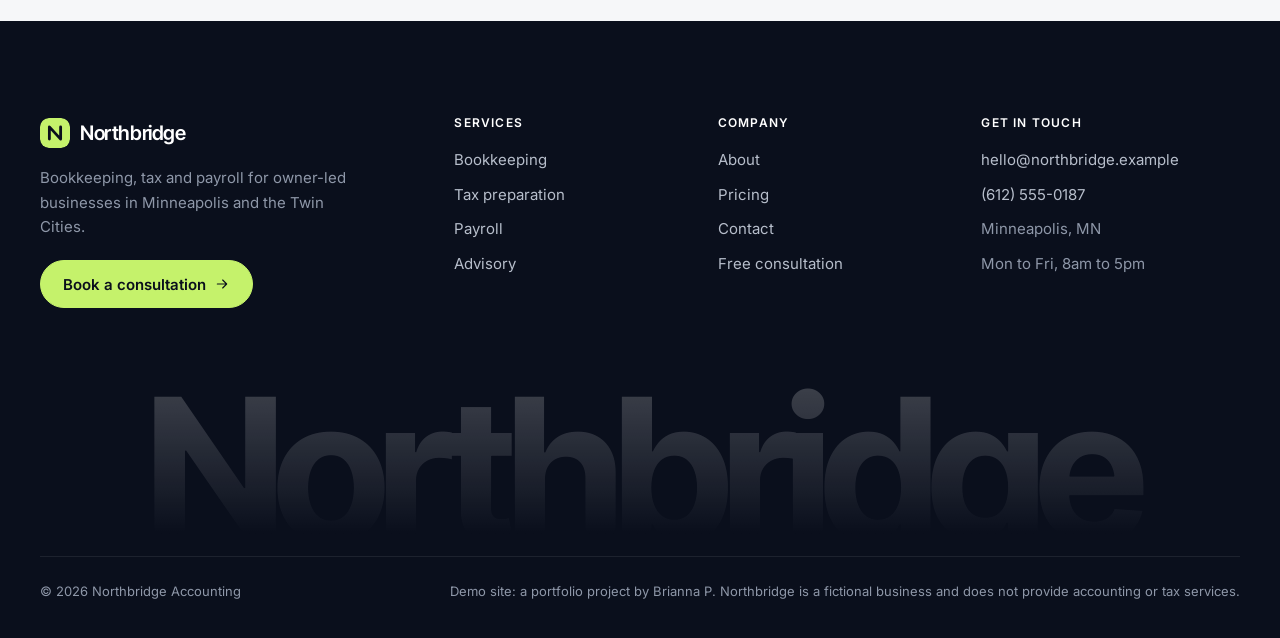
<file: book/index.html>
<!doctype html>
<html lang="en-US">
<head>
<meta name="robots" content="noindex">
	<meta charset="UTF-8">
	<meta name="viewport" content="width=device-width, initial-scale=1">
	<link rel="profile" href="https://gmpg.org/xfn/11">
		<style>
		@media (prefers-reduced-motion: no-preference) {
			@view-transition {
				navigation: auto;
			}

			::view-transition-group(root),
			::view-transition-old(root),
			::view-transition-new(root) {
				animation-delay: 0s;
				animation-duration: 0s;
			}

			::view-transition-old(root),
			::view-transition-new(root) {
				mix-blend-mode: normal;
			}
		}
	</style>
	<title>Book a Consultation &#8211; Northbridge Accounting</title>
<meta name='robots' content='max-image-preview:large' />
<meta name="theme-color" content="#0A0F1C">
<link rel='dns-prefetch' href='//fonts.googleapis.com' />
<style id="wp-img-auto-sizes-contain-inline-css">
img:is([sizes=auto i],[sizes^="auto," i]){contain-intrinsic-size:3000px 1500px}
/*# sourceURL=wp-img-auto-sizes-contain-inline-css */
</style>
<style id="wp-emoji-styles-inline-css">

	img.wp-smiley, img.emoji {
		display: inline !important;
		border: none !important;
		box-shadow: none !important;
		height: 1em !important;
		width: 1em !important;
		margin: 0 0.07em !important;
		vertical-align: -0.1em !important;
		background: none !important;
		padding: 0 !important;
	}
/*# sourceURL=wp-emoji-styles-inline-css */
</style>
<style id="global-styles-inline-css">
:root{--wp--preset--aspect-ratio--square: 1;--wp--preset--aspect-ratio--4-3: 4/3;--wp--preset--aspect-ratio--3-4: 3/4;--wp--preset--aspect-ratio--3-2: 3/2;--wp--preset--aspect-ratio--2-3: 2/3;--wp--preset--aspect-ratio--16-9: 16/9;--wp--preset--aspect-ratio--9-16: 9/16;--wp--preset--color--black: #000000;--wp--preset--color--cyan-bluish-gray: #abb8c3;--wp--preset--color--white: #ffffff;--wp--preset--color--pale-pink: #f78da7;--wp--preset--color--vivid-red: #cf2e2e;--wp--preset--color--luminous-vivid-orange: #ff6900;--wp--preset--color--luminous-vivid-amber: #fcb900;--wp--preset--color--light-green-cyan: #7bdcb5;--wp--preset--color--vivid-green-cyan: #00d084;--wp--preset--color--pale-cyan-blue: #8ed1fc;--wp--preset--color--vivid-cyan-blue: #0693e3;--wp--preset--color--vivid-purple: #9b51e0;--wp--preset--gradient--vivid-cyan-blue-to-vivid-purple: linear-gradient(135deg,rgb(6,147,227) 0%,rgb(155,81,224) 100%);--wp--preset--gradient--light-green-cyan-to-vivid-green-cyan: linear-gradient(135deg,rgb(122,220,180) 0%,rgb(0,208,130) 100%);--wp--preset--gradient--luminous-vivid-amber-to-luminous-vivid-orange: linear-gradient(135deg,rgb(252,185,0) 0%,rgb(255,105,0) 100%);--wp--preset--gradient--luminous-vivid-orange-to-vivid-red: linear-gradient(135deg,rgb(255,105,0) 0%,rgb(207,46,46) 100%);--wp--preset--gradient--very-light-gray-to-cyan-bluish-gray: linear-gradient(135deg,rgb(238,238,238) 0%,rgb(169,184,195) 100%);--wp--preset--gradient--cool-to-warm-spectrum: linear-gradient(135deg,rgb(74,234,220) 0%,rgb(151,120,209) 20%,rgb(207,42,186) 40%,rgb(238,44,130) 60%,rgb(251,105,98) 80%,rgb(254,248,76) 100%);--wp--preset--gradient--blush-light-purple: linear-gradient(135deg,rgb(255,206,236) 0%,rgb(152,150,240) 100%);--wp--preset--gradient--blush-bordeaux: linear-gradient(135deg,rgb(254,205,165) 0%,rgb(254,45,45) 50%,rgb(107,0,62) 100%);--wp--preset--gradient--luminous-dusk: linear-gradient(135deg,rgb(255,203,112) 0%,rgb(199,81,192) 50%,rgb(65,88,208) 100%);--wp--preset--gradient--pale-ocean: linear-gradient(135deg,rgb(255,245,203) 0%,rgb(182,227,212) 50%,rgb(51,167,181) 100%);--wp--preset--gradient--electric-grass: linear-gradient(135deg,rgb(202,248,128) 0%,rgb(113,206,126) 100%);--wp--preset--gradient--midnight: linear-gradient(135deg,rgb(2,3,129) 0%,rgb(40,116,252) 100%);--wp--preset--font-size--small: 13px;--wp--preset--font-size--medium: 20px;--wp--preset--font-size--large: 36px;--wp--preset--font-size--x-large: 42px;--wp--preset--spacing--20: 0.44rem;--wp--preset--spacing--30: 0.67rem;--wp--preset--spacing--40: 1rem;--wp--preset--spacing--50: 1.5rem;--wp--preset--spacing--60: 2.25rem;--wp--preset--spacing--70: 3.38rem;--wp--preset--spacing--80: 5.06rem;--wp--preset--shadow--natural: 6px 6px 9px rgba(0, 0, 0, 0.2);--wp--preset--shadow--deep: 12px 12px 50px rgba(0, 0, 0, 0.4);--wp--preset--shadow--sharp: 6px 6px 0px rgba(0, 0, 0, 0.2);--wp--preset--shadow--outlined: 6px 6px 0px -3px rgb(255, 255, 255), 6px 6px rgb(0, 0, 0);--wp--preset--shadow--crisp: 6px 6px 0px rgb(0, 0, 0);}.wp-block-button{--wp--preset--dimension--25: 25%;--wp--preset--dimension--50: 50%;--wp--preset--dimension--75: 75%;--wp--preset--dimension--100: 100%;}:root { --wp--style--global--content-size: 800px;--wp--style--global--wide-size: 1200px; }:where(body) { margin: 0; }.wp-site-blocks > .alignleft { float: left; margin-right: 2em; }.wp-site-blocks > .alignright { float: right; margin-left: 2em; }.wp-site-blocks > .aligncenter { justify-content: center; margin-left: auto; margin-right: auto; }:where(.wp-site-blocks) > * { margin-block-start: 24px; margin-block-end: 0; }:where(.wp-site-blocks) > :first-child { margin-block-start: 0; }:where(.wp-site-blocks) > :last-child { margin-block-end: 0; }:root { --wp--style--block-gap: 24px; }:root :where(.is-layout-flow) > :first-child{margin-block-start: 0;}:root :where(.is-layout-flow) > :last-child{margin-block-end: 0;}:root :where(.is-layout-flow) > *{margin-block-start: 24px;margin-block-end: 0;}:root :where(.is-layout-constrained) > :first-child{margin-block-start: 0;}:root :where(.is-layout-constrained) > :last-child{margin-block-end: 0;}:root :where(.is-layout-constrained) > *{margin-block-start: 24px;margin-block-end: 0;}:root :where(.is-layout-flex){gap: 24px;}:root :where(.is-layout-grid){gap: 24px;}.is-layout-flow > .alignleft{float: left;margin-inline-start: 0;margin-inline-end: 2em;}.is-layout-flow > .alignright{float: right;margin-inline-start: 2em;margin-inline-end: 0;}.is-layout-flow > .aligncenter{margin-left: auto !important;margin-right: auto !important;}.is-layout-constrained > .alignleft{float: left;margin-inline-start: 0;margin-inline-end: 2em;}.is-layout-constrained > .alignright{float: right;margin-inline-start: 2em;margin-inline-end: 0;}.is-layout-constrained > .aligncenter{margin-left: auto !important;margin-right: auto !important;}.is-layout-constrained > :where(:not(.alignleft):not(.alignright):not(.alignfull)){max-width: var(--wp--style--global--content-size);margin-left: auto !important;margin-right: auto !important;}.is-layout-constrained > .alignwide{max-width: var(--wp--style--global--wide-size);}body .is-layout-flex{display: flex;}.is-layout-flex{flex-wrap: wrap;align-items: center;}.is-layout-flex > :is(*, div){margin: 0;}body .is-layout-grid{display: grid;}.is-layout-grid > :is(*, div){margin: 0;}body{padding-top: 0px;padding-right: 0px;padding-bottom: 0px;padding-left: 0px;}:root :where(.wp-element-button, .wp-block-button__link){background-color: #32373c;border-width: 0;color: #fff;font-family: inherit;font-size: inherit;font-style: inherit;font-weight: inherit;letter-spacing: inherit;line-height: inherit;padding-top: calc(0.667em + 2px);padding-right: calc(1.333em + 2px);padding-bottom: calc(0.667em + 2px);padding-left: calc(1.333em + 2px);text-decoration: none;text-transform: inherit;}.has-black-color{color: var(--wp--preset--color--black) !important;}.has-cyan-bluish-gray-color{color: var(--wp--preset--color--cyan-bluish-gray) !important;}.has-white-color{color: var(--wp--preset--color--white) !important;}.has-pale-pink-color{color: var(--wp--preset--color--pale-pink) !important;}.has-vivid-red-color{color: var(--wp--preset--color--vivid-red) !important;}.has-luminous-vivid-orange-color{color: var(--wp--preset--color--luminous-vivid-orange) !important;}.has-luminous-vivid-amber-color{color: var(--wp--preset--color--luminous-vivid-amber) !important;}.has-light-green-cyan-color{color: var(--wp--preset--color--light-green-cyan) !important;}.has-vivid-green-cyan-color{color: var(--wp--preset--color--vivid-green-cyan) !important;}.has-pale-cyan-blue-color{color: var(--wp--preset--color--pale-cyan-blue) !important;}.has-vivid-cyan-blue-color{color: var(--wp--preset--color--vivid-cyan-blue) !important;}.has-vivid-purple-color{color: var(--wp--preset--color--vivid-purple) !important;}.has-black-background-color{background-color: var(--wp--preset--color--black) !important;}.has-cyan-bluish-gray-background-color{background-color: var(--wp--preset--color--cyan-bluish-gray) !important;}.has-white-background-color{background-color: var(--wp--preset--color--white) !important;}.has-pale-pink-background-color{background-color: var(--wp--preset--color--pale-pink) !important;}.has-vivid-red-background-color{background-color: var(--wp--preset--color--vivid-red) !important;}.has-luminous-vivid-orange-background-color{background-color: var(--wp--preset--color--luminous-vivid-orange) !important;}.has-luminous-vivid-amber-background-color{background-color: var(--wp--preset--color--luminous-vivid-amber) !important;}.has-light-green-cyan-background-color{background-color: var(--wp--preset--color--light-green-cyan) !important;}.has-vivid-green-cyan-background-color{background-color: var(--wp--preset--color--vivid-green-cyan) !important;}.has-pale-cyan-blue-background-color{background-color: var(--wp--preset--color--pale-cyan-blue) !important;}.has-vivid-cyan-blue-background-color{background-color: var(--wp--preset--color--vivid-cyan-blue) !important;}.has-vivid-purple-background-color{background-color: var(--wp--preset--color--vivid-purple) !important;}.has-black-border-color{border-color: var(--wp--preset--color--black) !important;}.has-cyan-bluish-gray-border-color{border-color: var(--wp--preset--color--cyan-bluish-gray) !important;}.has-white-border-color{border-color: var(--wp--preset--color--white) !important;}.has-pale-pink-border-color{border-color: var(--wp--preset--color--pale-pink) !important;}.has-vivid-red-border-color{border-color: var(--wp--preset--color--vivid-red) !important;}.has-luminous-vivid-orange-border-color{border-color: var(--wp--preset--color--luminous-vivid-orange) !important;}.has-luminous-vivid-amber-border-color{border-color: var(--wp--preset--color--luminous-vivid-amber) !important;}.has-light-green-cyan-border-color{border-color: var(--wp--preset--color--light-green-cyan) !important;}.has-vivid-green-cyan-border-color{border-color: var(--wp--preset--color--vivid-green-cyan) !important;}.has-pale-cyan-blue-border-color{border-color: var(--wp--preset--color--pale-cyan-blue) !important;}.has-vivid-cyan-blue-border-color{border-color: var(--wp--preset--color--vivid-cyan-blue) !important;}.has-vivid-purple-border-color{border-color: var(--wp--preset--color--vivid-purple) !important;}.has-vivid-cyan-blue-to-vivid-purple-gradient-background{background: var(--wp--preset--gradient--vivid-cyan-blue-to-vivid-purple) !important;}.has-light-green-cyan-to-vivid-green-cyan-gradient-background{background: var(--wp--preset--gradient--light-green-cyan-to-vivid-green-cyan) !important;}.has-luminous-vivid-amber-to-luminous-vivid-orange-gradient-background{background: var(--wp--preset--gradient--luminous-vivid-amber-to-luminous-vivid-orange) !important;}.has-luminous-vivid-orange-to-vivid-red-gradient-background{background: var(--wp--preset--gradient--luminous-vivid-orange-to-vivid-red) !important;}.has-very-light-gray-to-cyan-bluish-gray-gradient-background{background: var(--wp--preset--gradient--very-light-gray-to-cyan-bluish-gray) !important;}.has-cool-to-warm-spectrum-gradient-background{background: var(--wp--preset--gradient--cool-to-warm-spectrum) !important;}.has-blush-light-purple-gradient-background{background: var(--wp--preset--gradient--blush-light-purple) !important;}.has-blush-bordeaux-gradient-background{background: var(--wp--preset--gradient--blush-bordeaux) !important;}.has-luminous-dusk-gradient-background{background: var(--wp--preset--gradient--luminous-dusk) !important;}.has-pale-ocean-gradient-background{background: var(--wp--preset--gradient--pale-ocean) !important;}.has-electric-grass-gradient-background{background: var(--wp--preset--gradient--electric-grass) !important;}.has-midnight-gradient-background{background: var(--wp--preset--gradient--midnight) !important;}.has-small-font-size{font-size: var(--wp--preset--font-size--small) !important;}.has-medium-font-size{font-size: var(--wp--preset--font-size--medium) !important;}.has-large-font-size{font-size: var(--wp--preset--font-size--large) !important;}.has-x-large-font-size{font-size: var(--wp--preset--font-size--x-large) !important;}
:root :where(.wp-block-icon svg){width: 24px;}
:root :where(.wp-block-pullquote){font-size: 1.5em;line-height: 1.6;}
/*# sourceURL=global-styles-inline-css */
</style>
<link rel='stylesheet' id='contact-form-7-css' href='/wp-content/plugins/contact-form-7/includes/css/styles.css?ver=6.2.3' media='all' />
<link rel='stylesheet' id='hello-elementor-css' href='/wp-content/themes/hello-elementor/assets/css/reset.css?ver=3.5.1' media='all' />
<link rel='stylesheet' id='hello-elementor-theme-style-css' href='/wp-content/themes/hello-elementor/assets/css/theme.css?ver=3.5.1' media='all' />
<link rel='stylesheet' id='hello-elementor-header-footer-css' href='/wp-content/themes/hello-elementor/assets/css/header-footer.css?ver=3.5.1' media='all' />
<link rel='stylesheet' id='elementor-frontend-css' href='/wp-content/plugins/elementor/assets/css/frontend.min.css?ver=4.3.5' media='all' />
<style id="elementor-frontend-inline-css">
.e-heading-base a, .e-paragraph-base a { all: unset; cursor: pointer; }form[data-element_type="e-form"].form-state-success [data-element_type="e-form-success-message"],form[data-element_type="e-form"].form-state-error [data-element_type="e-form-error-message"]{ display: block; }.elementor-edit-mode [data-element_type="e-form-success-message"]:is(.elementor-element-editable, :has(.elementor-element-editable), :has(> .elementor-empty-view)),.elementor-edit-mode [data-element_type="e-form-error-message"]:is(.elementor-element-editable, :has(.elementor-element-editable), :has(> .elementor-empty-view)){ display: block; }.e-background-video { position: relative; overflow: hidden; }.e-background-video__media { position: absolute; inset: 0; width: 100%; height: 100%; object-fit: cover; pointer-events: none; z-index: 0; }.e-background-video__content { position: relative; z-index: 1; flex: 1 1 auto; }.elementor-edit-mode .e-background-video__content.e-atomic-element:has(> .elementor-empty-view) { display: flex; flex-direction: column; flex: 1 1 auto; min-height: 0; }.elementor-edit-mode .e-background-video__content.e-atomic-element:has(> .elementor-empty-view) > .elementor-empty-view.elementor-empty-view { position: relative; flex: 1 1 auto; min-height: 120px; height: auto; width: 100%; }.elementor-edit-mode .e-background-video__content.e-atomic-element:has(> .elementor-empty-view) > .elementor-empty-view > .elementor-first-add { position: absolute; inset: 0; width: 100%; height: 100%; }.e-background-video__controls { z-index: 2; }.e-background-video__play, .e-background-video__pause { appearance: none; -webkit-appearance: none; }.e-background-video.e-background-video--playing .e-background-video__play { display: none; }.e-background-video.e-background-video--paused .e-background-video__pause { display: none; }.e-background-video:not(.e-background-video--playing):not(.e-background-video--paused) .e-background-video__controls,.e-background-video:not(.e-background-video--playing):not(.e-background-video--paused) .e-background-video__play,.e-background-video:not(.e-background-video--playing):not(.e-background-video--paused) .e-background-video__pause { display: none; }.e-accordion-item-header-base { list-style: none; }.e-accordion-item-header-base::-webkit-details-marker { display: none; }.e-accordion-item-base { interpolate-size: allow-keywords; }.e-accordion-item-base::details-content {block-size: 0; overflow: hidden;transition: block-size .3s ease, content-visibility .3s ease allow-discrete;}.e-accordion-item-base[open]::details-content { block-size: auto; }.e-accordion-item-icon-base.e-accordion-item-icon-base .e-svg-base { width: auto; height: 100%; max-width: 100%; }.e-accordion-item-icon-base.e-accordion-item-icon-base .e-svg-base svg { width: auto !important; }.e-accordion-item-icon-base svg { transition: transform .3s ease; }.e-accordion-item-base[open] > summary .e-accordion-item-icon-base svg { transform: rotate(180deg); }
/*# sourceURL=elementor-frontend-inline-css */
</style>
<link rel='stylesheet' id='elementor-post-4-css' href='/wp-content/uploads/elementor/css/post-4.css?ver=1792617129' media='all' />
<link rel='stylesheet' id='widget-heading-css' href='/wp-content/plugins/elementor/assets/css/widget-heading.min.css?ver=4.3.5' media='all' />
<link rel='stylesheet' id='elementor-post-23-css' href='/wp-content/uploads/elementor/css/post-23.css?ver=1792617134' media='all' />
<link rel='stylesheet' id='base-desktop-css' href='/wp-content/uploads/elementor/css/base-desktop.css?ver=6ad92aa936b00' media='all' />
<link rel='stylesheet' id='base-mobile-css' href='/wp-content/uploads/elementor/css/base-mobile.css?ver=6ad92aa936b00' media='(max-width:767px)' />
<link rel='stylesheet' id='nb-fonts-css' href='https://fonts.googleapis.com/css2?family=Inter:wght@400;500;600&#038;family=Inter+Tight:wght@500;600;700&#038;display=swap' media='all' />
<link rel='stylesheet' id='nb-site-css' href='/wp-content/plugins/northbridge-site/assets/nb.css?ver=1.0.1792617644' media='all' />
<link rel='stylesheet' id='elementor-gf-intertight-css' href='https://fonts.googleapis.com/css?family=Inter+Tight:100,100italic,200,200italic,300,300italic,400,400italic,500,500italic,600,600italic,700,700italic,800,800italic,900,900italic&#038;display=swap' media='all' />
<link rel='stylesheet' id='elementor-gf-inter-css' href='https://fonts.googleapis.com/css?family=Inter:100,100italic,200,200italic,300,300italic,400,400italic,500,500italic,600,600italic,700,700italic,800,800italic,900,900italic&#038;display=swap' media='all' />
<script id="jquery-core-js" src="/wp-includes/js/jquery/jquery.min.js?ver=3.7.1"></script>
<script id="jquery-migrate-js" src="/wp-includes/js/jquery/jquery-migrate.min.js?ver=3.4.1"></script>
<meta name="generator" content="WordPress 7.1.3" />
<link rel="canonical" href="/book/" />
<link rel='shortlink' href='/?p=23' />
	<script>
		function addTargetBlankToExternalLinks() {
			function addTargetBlank(a) {
				const url = new URL(a.href, location);
				if (url.origin !== location.origin) {
					a.target = '_blank';
				}
			}

			// Set target="_blank" for existing external links – this
			// covers keyboard navigation.
			document.querySelectorAll('a[href]').forEach(a => {
				addTargetBlank(a);
			});

			// Set target="_blank" for external links when clicked.
			// This covers links that are added after the page has loaded.
			document.addEventListener('click', e => {
				// window, document, SVG Text nodes etc. don't have the `closest` method
				if ( !e.target?.closest ) {
					return;
				}
				const a = e.target.closest('a[href]');
				if (!a) return;
				addTargetBlank(a);
			});

			// Also handle focus events to cover keyboard navigation on
			// links that are added after the page has loaded.
			document.addEventListener('focus', e => {
				// window, document, SVG Text nodes etc. don't have the `closest` method
				if ( !e.target?.closest ) {
					return;
				}
				const a = e.target?.closest('a[href]');
				if (!a) return;
				addTargetBlank(a);
			}, true);
		}

		if (document.readyState === 'loading') {
			document.addEventListener('DOMContentLoaded', addTargetBlankToExternalLinks);
		} else {
			addTargetBlankToExternalLinks();
		}
	</script>

		<meta name="generator" content="Elementor 4.3.5; features: e_font_icon_svg, additional_custom_breakpoints; settings: css_print_method-external, google_font-enabled, font_display-swap">
			<style>
				.e-con.e-parent:nth-of-type(n+4):not(.e-lazyloaded):not(.e-no-lazyload),
				.e-con.e-parent:nth-of-type(n+4):not(.e-lazyloaded):not(.e-no-lazyload) * {
					background-image: none !important;
				}
				@media screen and (max-height: 1024px) {
					.e-con.e-parent:nth-of-type(n+3):not(.e-lazyloaded):not(.e-no-lazyload),
					.e-con.e-parent:nth-of-type(n+3):not(.e-lazyloaded):not(.e-no-lazyload) * {
						background-image: none !important;
					}
				}
				@media screen and (max-height: 640px) {
					.e-con.e-parent:nth-of-type(n+2):not(.e-lazyloaded):not(.e-no-lazyload),
					.e-con.e-parent:nth-of-type(n+2):not(.e-lazyloaded):not(.e-no-lazyload) * {
						background-image: none !important;
					}
				}
			</style>
			</head>
<body class="wp-singular page-template page-template-elementor_header_footer page page-id-23 wp-embed-responsive wp-theme-hello-elementor hello-elementor-default elementor-default elementor-template-full-width elementor-kit-4 elementor-page elementor-page-23">
<div class="nb-demo-bar" role="note"><span class="nb-demo-dot"></span>Demo site: Northbridge Accounting is a fictional business, built as a web design portfolio project by Brianna P.</div>



<a class="skip-link screen-reader-text" href="#content">Skip to content</a>

<header id="site-header" class="site-header dynamic-header menu-dropdown-tablet">
	<div class="header-inner">
		<div class="site-branding show-title">
							<div class="site-title show">
					<a href="/" title="Home" rel="home">
						Northbridge Accounting					</a>
				</div>
							<p class="site-description show">
					Bookkeeping, tax &amp; advisory for small businesses				</p>
					</div>

					<nav class="site-navigation show" aria-label="Main menu">
				<ul id="menu-main-menu" class="menu"><li id="menu-item-27" class="menu-item menu-item-type-post_type menu-item-object-page menu-item-home menu-item-27"><a href="/">Home</a></li>
<li id="menu-item-28" class="menu-item menu-item-type-post_type menu-item-object-page menu-item-28"><a href="/services/">Services</a></li>
<li id="menu-item-29" class="menu-item menu-item-type-post_type menu-item-object-page menu-item-29"><a href="/about/">About</a></li>
<li id="menu-item-30" class="menu-item menu-item-type-post_type menu-item-object-page menu-item-30"><a href="/contact/">Contact</a></li>
<li id="menu-item-31" class="fw-nav-cta menu-item menu-item-type-post_type menu-item-object-page current-menu-item page_item page-item-23 current_page_item menu-item-31"><a href="/book/" aria-current="page">Free Consultation</a></li>
</ul>			</nav>
							<div class="site-navigation-toggle-holder show">
				<button type="button" class="site-navigation-toggle" aria-expanded="false" aria-label="Menu">
					<span class="site-navigation-toggle-icon" aria-hidden="true"></span>
				</button>
			</div>
			<nav class="site-navigation-dropdown show" aria-label="Mobile menu" aria-hidden="true" inert>
				<ul id="menu-main-menu-1" class="menu"><li class="menu-item menu-item-type-post_type menu-item-object-page menu-item-home menu-item-27"><a href="/">Home</a></li>
<li class="menu-item menu-item-type-post_type menu-item-object-page menu-item-28"><a href="/services/">Services</a></li>
<li class="menu-item menu-item-type-post_type menu-item-object-page menu-item-29"><a href="/about/">About</a></li>
<li class="menu-item menu-item-type-post_type menu-item-object-page menu-item-30"><a href="/contact/">Contact</a></li>
<li class="fw-nav-cta menu-item menu-item-type-post_type menu-item-object-page current-menu-item page_item page-item-23 current_page_item menu-item-31"><a href="/book/" aria-current="page">Free Consultation</a></li>
</ul>			</nav>
			</div>
</header>
		<div data-elementor-type="wp-page" data-elementor-id="23" class="elementor elementor-23">
				<div class="elementor-element elementor-element-399f6a9 e-con-boxed nb-sec nb-phero nb-glow nb-d e-flex e-con e-parent" data-id="399f6a9" data-element_type="container" data-e-type="container">
					<div class="e-con-inner">
				<div class="elementor-element elementor-element-8fe89ce nb-fit elementor-widget elementor-widget-html" data-id="8fe89ce" data-element_type="widget" data-e-type="widget" data-widget_type="html.default">
					<span class="nb-pill"><span class="nb-dot"></span>Free · 20 minutes · No obligation</span>				</div>
				<div class="elementor-element elementor-element-3a204ee nb-h1 nb-center elementor-widget elementor-widget-heading" data-id="3a204ee" data-element_type="widget" data-e-type="widget" data-widget_type="heading.default">
					<h1 class="elementor-heading-title elementor-size-default">Book a free<br>consultation.</h1>				</div>
				<div class="elementor-element elementor-element-1afe91c nb-lead nb-center elementor-widget elementor-widget-text-editor" data-id="1afe91c" data-element_type="widget" data-e-type="widget" data-widget_type="text-editor.default">
									<p>Tell us a little about your business and we&#8217;ll reach out within one business day to pick a time.</p>								</div>
					</div>
				</div>
		<div class="elementor-element elementor-element-ebcbe49 e-con-boxed nb-sec nb-alt e-flex e-con e-parent" data-id="ebcbe49" data-element_type="container" data-e-type="container">
					<div class="e-con-inner">
		<div class="elementor-element elementor-element-7695a8d e-con-full e-flex e-con e-child" data-id="7695a8d" data-element_type="container" data-e-type="container">
		<div class="elementor-element elementor-element-930e75d e-con-full nb-formcard nb-book e-flex e-con e-child" data-id="930e75d" data-element_type="container" data-e-type="container">
				<div class="elementor-element elementor-element-cd452c8 nb-h3 elementor-widget elementor-widget-heading" data-id="cd452c8" data-element_type="widget" data-e-type="widget" data-widget_type="heading.default">
					<h3 class="elementor-heading-title elementor-size-default">Request your consultation</h3>				</div>
				<div class="elementor-element elementor-element-1bfcecc elementor-widget elementor-widget-text-editor" data-id="1bfcecc" data-element_type="widget" data-e-type="widget" data-widget_type="text-editor.default">
									<p style="font-size:15px;color:#6B7385;margin:0 0 18px">Takes about a minute. Fields marked with * are required.</p>								</div>
				<div class="elementor-element elementor-element-d67e242 elementor-widget elementor-widget-shortcode" data-id="d67e242" data-element_type="widget" data-e-type="widget" data-widget_type="shortcode.default">
							<div class="elementor-shortcode">
<div class="wpcf7 no-js" id="wpcf7-f13-p23-o1" lang="en-US" dir="ltr" data-wpcf7-id="13">
<div class="screen-reader-response"><p role="status" aria-live="polite" aria-atomic="true"></p> <ul></ul></div>
<form action="/scope:sad-chic-village/book/?nbstatic=1#wpcf7-f13-p23-o1" method="post" class="wpcf7-form init" aria-label="Contact form" novalidate="novalidate" data-status="init">
<fieldset class="hidden-fields-container"><input type="hidden" name="_wpcf7" value="13" /><input type="hidden" name="_wpcf7_version" value="6.2.3" /><input type="hidden" name="_wpcf7_locale" value="en_US" /><input type="hidden" name="_wpcf7_unit_tag" value="wpcf7-f13-p23-o1" /><input type="hidden" name="_wpcf7_container_post" value="23" /><input type="hidden" name="_wpcf7_posted_data_hash" value="" />
</fieldset>
<div class="fw-form">
	<p><label>Your name <span class="wpcf7-form-control-wrap" data-name="your-name"><input size="40" maxlength="400" class="wpcf7-form-control wpcf7-text wpcf7-validates-as-required" autocomplete="name" aria-required="true" aria-invalid="false" value="" type="text" name="your-name" /></span></label>
	</p>
	<p><label>Business name <span class="wpcf7-form-control-wrap" data-name="business-name"><input size="40" maxlength="400" class="wpcf7-form-control wpcf7-text" aria-invalid="false" value="" type="text" name="business-name" /></span></label>
	</p>
	<p><label>Email <span class="wpcf7-form-control-wrap" data-name="your-email"><input size="40" maxlength="400" class="wpcf7-form-control wpcf7-email wpcf7-validates-as-required wpcf7-text wpcf7-validates-as-email" autocomplete="email" aria-required="true" aria-invalid="false" value="" type="email" name="your-email" /></span></label>
	</p>
	<p><label>Phone <span class="wpcf7-form-control-wrap" data-name="your-phone"><input size="40" maxlength="400" class="wpcf7-form-control wpcf7-tel wpcf7-text wpcf7-validates-as-tel" aria-invalid="false" value="" type="tel" name="your-phone" /></span></label>
	</p>
	<p><label>What do you need help with? <span class="wpcf7-form-control-wrap" data-name="service"><select class="wpcf7-form-control wpcf7-select wpcf7-validates-as-required" aria-required="true" aria-invalid="false" name="service"><option value="Bookkeeping">Bookkeeping</option><option value="Tax preparation">Tax preparation</option><option value="Payroll">Payroll</option><option value="Business advisory">Business advisory</option><option value="Not sure yet">Not sure yet</option></select></span></label>
	</p>
	<p><label>Business size <span class="wpcf7-form-control-wrap" data-name="business-size"><select class="wpcf7-form-control wpcf7-select" aria-invalid="false" name="business-size"><option value="Just me">Just me</option><option value="2 to 10 people">2 to 10 people</option><option value="11 to 50 people">11 to 50 people</option><option value="50+ people">50+ people</option></select></span></label>
	</p>
	<p><label>Best way to meet <span class="wpcf7-form-control-wrap" data-name="meet-pref"><select class="wpcf7-form-control wpcf7-select" aria-invalid="false" name="meet-pref"><option value="Phone call">Phone call</option><option value="Video call">Video call</option><option value="In person">In person</option></select></span></label>
	</p>
	<p><label>Anything else we should know? <span class="wpcf7-form-control-wrap" data-name="notes"><textarea cols="40" rows="10" maxlength="2000" class="wpcf7-form-control wpcf7-textarea" aria-invalid="false" name="notes"></textarea></span></label>
	</p>
	<p><input class="wpcf7-form-control wpcf7-submit has-spinner" type="submit" value="Request My Free Consultation" />
	</p>
</div><div class="wpcf7-response-output" aria-hidden="true"></div>
</form>
</div>
</div>
						</div>
				</div>
		<div class="elementor-element elementor-element-f89fbfe e-con-full e-flex e-con e-child" data-id="f89fbfe" data-element_type="container" data-e-type="container">
				<div class="elementor-element elementor-element-b8c130e elementor-widget elementor-widget-html" data-id="b8c130e" data-element_type="widget" data-e-type="widget" data-widget_type="html.default">
					<div class="nb-aside"><div class="nb-box"><h3>What happens next</h3><ol class="nb-ol"><li><span><b>We reply within one business day</b>to schedule a time that works for you.</span></li><li><span><b>A 20-minute call</b>to learn how your business runs and what you need.</span></li><li><span><b>A flat monthly quote</b>with no obligation to sign up.</span></li></ol></div><div class="nb-box"><h3>Helpful to have ready</h3><p>Last year&#8217;s tax return and a rough idea of how many transactions you have each month.</p></div><div class="nb-box nb-box--dark"><span class="nb-ico"><svg width="20" height="20" viewBox="0 0 24 24" fill="none" stroke="currentColor" stroke-width="1.7" stroke-linecap="round" stroke-linejoin="round" aria-hidden="true"><rect x="4" y="11" width="16" height="10" rx="2"/><path d="M8 11V7a4 4 0 0 1 8 0v4"/></svg></span><h3>Your privacy matters</h3><p>We&#8217;ll never ask for passwords or bank details over email. Documents are shared through our encrypted portal.</p></div></div>				</div>
				</div>
				</div>
					</div>
				</div>
		<div class="elementor-element elementor-element-975dd9b e-con-boxed nb-sec nb-footer nb-d e-flex e-con e-parent" data-id="975dd9b" data-element_type="container" data-e-type="container">
					<div class="e-con-inner">
				<div class="elementor-element elementor-element-f020087 elementor-widget elementor-widget-html" data-id="f020087" data-element_type="widget" data-e-type="widget" data-widget_type="html.default">
					<div class="nb-ft">
<div><div class="nb-brand"><span class="nb-mark"></span>Northbridge</div><p>Bookkeeping, tax and payroll for owner-led businesses in Minneapolis and the Twin Cities.</p><a class="nb-a nb-a--accent" href="/book/">Book a consultation <svg width="16" height="16" viewBox="0 0 24 24" fill="none" stroke="currentColor" stroke-width="1.7" stroke-linecap="round" stroke-linejoin="round" aria-hidden="true"><path d="M5 12h14M13 6l6 6-6 6"/></svg></a></div>
<div><h4>Services</h4><ul><li><a href="/services/#bookkeeping">Bookkeeping</a></li><li><a href="/services/#tax">Tax preparation</a></li><li><a href="/services/#payroll">Payroll</a></li><li><a href="/services/#advisory">Advisory</a></li></ul></div>
<div><h4>Company</h4><ul><li><a href="/about/">About</a></li><li><a href="/services/">Pricing</a></li><li><a href="/contact/">Contact</a></li><li><a href="/book/">Free consultation</a></li></ul></div>
<div><h4>Get in touch</h4><ul><li><a href="mailto:hello@northbridge.example">hello@northbridge.example</a></li><li><a href="tel:+16125550187">(612) 555-0187</a></li><li>Minneapolis, MN</li><li>Mon to Fri, 8am to 5pm</li></ul></div>
</div>
<div class="nb-word" aria-hidden="true">Northbridge</div>
<div class="nb-fb"><span>© 2026 Northbridge Accounting</span><span>Demo site: a portfolio project by Brianna P. Northbridge is a fictional business and does not provide accounting or tax services.</span></div>				</div>
					</div>
				</div>
				</div>
		<footer id="site-footer" class="site-footer dynamic-footer footer-has-copyright">
	<div class="footer-inner">
		<div class="site-branding show-logo">
							<p class="site-description show">
					Bookkeeping, tax &amp; advisory for small businesses				</p>
					</div>

		
					<div class="copyright show">
				<p>All rights reserved</p>
			</div>
			</div>
</footer>

<script type="speculationrules">
{"prefetch":[{"source":"document","where":{"and":[{"href_matches":"{/scope\\:sad-chic-village}/*"},{"not":{"href_matches":["{/scope\\:sad-chic-village}/wp-*.php","{/scope\\:sad-chic-village}/wp-admin/*","{/scope\\:sad-chic-village/wp-content/uploads}/*","{/scope\\:sad-chic-village/wp-content}/*","{/scope\\:sad-chic-village/wp-content/plugins}/*","{/scope\\:sad-chic-village/wp-content/themes/hello-elementor}/*","{/scope\\:sad-chic-village}/*\\?(.+)"]}},{"not":{"selector_matches":"a[rel~=\"nofollow\"]"}},{"not":{"selector_matches":".no-prefetch, .no-prefetch a"}}]},"eagerness":"conservative"}]}
</script>
			<script>
				( () => {
					const lazyloadRunObserver = () => {
						const lazyloadBackgrounds = document.querySelectorAll( `.e-con.e-parent:not(.e-lazyloaded)` );
						const lazyloadBackgroundObserver = new IntersectionObserver( ( entries ) => {
							entries.forEach( ( entry ) => {
								if ( entry.isIntersecting ) {
									let lazyloadBackground = entry.target;
									if( lazyloadBackground ) {
										lazyloadBackground.classList.add( 'e-lazyloaded' );
									}
									lazyloadBackgroundObserver.unobserve( entry.target );
								}
							});
						}, { rootMargin: '200px 0px 200px 0px' } );
						lazyloadBackgrounds.forEach( ( lazyloadBackground ) => {
							lazyloadBackgroundObserver.observe( lazyloadBackground );
						} );
					};
					const events = [
						'DOMContentLoaded',
						'elementor/lazyload/observe',
					];
					events.forEach( ( event ) => {
						document.addEventListener( event, lazyloadRunObserver );
					} );
				} )();
			</script>
			<script id="hello-theme-frontend-js" src="/wp-content/themes/hello-elementor/assets/js/hello-frontend.js?ver=3.5.1"></script>
<script id="elementor-webpack-runtime-js" src="/wp-content/plugins/elementor/assets/js/webpack.runtime.min.js?ver=4.3.5"></script>
<script id="elementor-frontend-modules-js" src="/wp-content/plugins/elementor/assets/js/frontend-modules.min.js?ver=4.3.5"></script>
<script id="jquery-ui-core-js-before">
jQuery.uiBackCompat = true;
//# sourceURL=jquery-ui-core-js-before
</script>
<script id="jquery-ui-core-js" src="/wp-includes/js/jquery/ui/core.min.js?ver=1.14.2"></script>
<script id="elementor-frontend-js-before">
var elementorFrontendConfig = {"environmentMode":{"edit":false,"wpPreview":false,"isScriptDebug":false},"i18n":{"shareOnFacebook":"Share on Facebook","shareOnX":"Share on X","pinIt":"Pin it","download":"Download","downloadImage":"Download image","fullscreen":"Fullscreen","zoom":"Zoom","share":"Share","playVideo":"Play Video","previous":"Previous","next":"Next","close":"Close","a11yCarouselPrevSlideMessage":"Previous slide","a11yCarouselNextSlideMessage":"Next slide","a11yCarouselFirstSlideMessage":"This is the first slide","a11yCarouselLastSlideMessage":"This is the last slide","a11yCarouselPaginationBulletMessage":"Go to slide"},"is_rtl":false,"breakpoints":{"xs":0,"sm":480,"md":768,"lg":1025,"xl":1440,"xxl":1600},"responsive":{"breakpoints":{"mobile":{"label":"Mobile Portrait","value":767,"default_value":767,"direction":"max","is_enabled":true},"mobile_extra":{"label":"Mobile Landscape","value":880,"default_value":880,"direction":"max","is_enabled":false},"tablet":{"label":"Tablet Portrait","value":1024,"default_value":1024,"direction":"max","is_enabled":true},"tablet_extra":{"label":"Tablet Landscape","value":1200,"default_value":1200,"direction":"max","is_enabled":false},"laptop":{"label":"Laptop","value":1366,"default_value":1366,"direction":"max","is_enabled":false},"widescreen":{"label":"Widescreen","value":2400,"default_value":2400,"direction":"min","is_enabled":false}},"hasCustomBreakpoints":false},"version":"4.3.5","is_static":false,"experimentalFeatures":{"e_font_icon_svg":true,"additional_custom_breakpoints":true,"container":true,"e_optimized_markup":true,"hello-theme-header-footer":true,"nested-elements":true,"e_atomic_elements":true,"e_opt_in_v4":true,"import-export-customization":true},"urls":{"assets":"\/wp-content\/plugins\/elementor\/assets\/","ajaxurl":"\/wp-admin\/admin-ajax.php","uploadUrl":"\/wp-content\/uploads"},"nonces":{"floatingButtonsClickTracking":"dac023ab94","atomicFormsSendForm":"d24f3dcb23"},"swiperClass":"swiper","settings":{"page":[],"editorPreferences":[]},"kit":{"active_breakpoints":["viewport_mobile","viewport_tablet"],"global_image_lightbox":"yes","lightbox_enable_counter":"yes","lightbox_enable_fullscreen":"yes","lightbox_enable_zoom":"yes","lightbox_enable_share":"yes","lightbox_title_src":"title","lightbox_description_src":"description","hello_header_logo_type":"title","hello_header_menu_layout":"horizontal","hello_footer_logo_type":"logo"},"post":{"id":23,"title":"Book%20a%20Consultation%20%E2%80%93%20Northbridge%20Accounting","excerpt":"","featuredImage":false}};
//# sourceURL=elementor-frontend-js-before
</script>
<script id="elementor-frontend-js" src="/wp-content/plugins/elementor/assets/js/frontend.min.js?ver=4.3.5"></script>
<script data-wp-strategy="defer" defer id="nb-site-js" src="/wp-content/plugins/northbridge-site/assets/nb.js?ver=1.0.1792617644"></script>
<script id="wp-emoji-settings" type="application/json">
{"baseUrl":"https://s.w.org/images/core/emoji/17.0.2/72x72/","ext":".png","svgUrl":"https://s.w.org/images/core/emoji/17.0.2/svg/","svgExt":".svg","source":{"concatemoji":"/wp-includes/js/wp-emoji-release.min.js?ver=7.1.3"}}
</script>
<script type="module">
/*! This file is auto-generated */
var e="script#wp-emoji-settings",t=document.querySelector(e);if(!(t instanceof HTMLScriptElement))throw new Error("Element missing: "+e);const r=JSON.parse(t.text),s=(window._wpemojiSettings=r,"wpEmojiSettingsSupports"),o=["flag","emoji"];function i(e){try{var t={supportTests:e,timestamp:(new Date).valueOf()};sessionStorage.setItem(s,JSON.stringify(t))}catch(e){}}function c(e,t,n){e.clearRect(0,0,e.canvas.width,e.canvas.height),e.fillText(t,0,0);t=new Uint32Array(e.getImageData(0,0,e.canvas.width,e.canvas.height).data);e.clearRect(0,0,e.canvas.width,e.canvas.height),e.fillText(n,0,0);const r=new Uint32Array(e.getImageData(0,0,e.canvas.width,e.canvas.height).data);return t.every((e,t)=>e===r[t])}function p(e,t){e.clearRect(0,0,e.canvas.width,e.canvas.height),e.fillText(t,0,0);var n=e.getImageData(16,16,1,1);for(let e=0;e<n.data.length;e++)if(0!==n.data[e])return!1;return!0}function u(e,t,n,r){switch(t){case"flag":return n(e,"\ud83c\udff3\ufe0f\u200d\u26a7\ufe0f","\ud83c\udff3\ufe0f\u200b\u26a7\ufe0f")?!1:!n(e,"\ud83c\udde8\ud83c\uddf6","\ud83c\udde8\u200b\ud83c\uddf6")&&!n(e,"\ud83c\udff4\udb40\udc67\udb40\udc62\udb40\udc65\udb40\udc6e\udb40\udc67\udb40\udc7f","\ud83c\udff4\u200b\udb40\udc67\u200b\udb40\udc62\u200b\udb40\udc65\u200b\udb40\udc6e\u200b\udb40\udc67\u200b\udb40\udc7f");case"emoji":return!r(e,"\ud83e\u1fac8")}return!1}function f(e,t,n,r){let a;const s=(a="undefined"!=typeof WorkerGlobalScope&&self instanceof WorkerGlobalScope?new OffscreenCanvas(300,150):document.createElement("canvas")).getContext("2d",{willReadFrequently:!0}),o=(s.textBaseline="top",s.font="600 32px Arial",{});return e.forEach(e=>{o[e]=t(s,e,n,r)}),o}function a(e){var t=document.createElement("script");t.src=e,t.defer=!0,document.head.appendChild(t)}r.supports={everything:!0,everythingExceptFlag:!0},new Promise(t=>{let n=function(){try{var e=JSON.parse(sessionStorage.getItem(s));if("object"==typeof e&&"number"==typeof e.timestamp&&(new Date).valueOf()<e.timestamp+604800&&"object"==typeof e.supportTests)return e.supportTests}catch(e){}return null}();if(!n){if("undefined"!=typeof Worker&&"undefined"!=typeof OffscreenCanvas&&"undefined"!=typeof URL&&URL.createObjectURL&&"undefined"!=typeof Blob)try{var e="postMessage("+f.toString()+"("+[JSON.stringify(o),u.toString(),c.toString(),p.toString()].join(",")+"));",r=new Blob([e],{type:"text/javascript"});const a=new Worker(URL.createObjectURL(r),{name:"wpTestEmojiSupports"});return void(a.onmessage=e=>{i(n=e.data),a.terminate(),t(n)})}catch(e){}i(n=f(o,u,c,p))}t(n)}).then(e=>{for(const n in e)r.supports[n]=e[n],r.supports.everything=r.supports.everything&&r.supports[n],"flag"!==n&&(r.supports.everythingExceptFlag=r.supports.everythingExceptFlag&&r.supports[n]);var t;r.supports.everythingExceptFlag=r.supports.everythingExceptFlag&&!r.supports.flag,r.supports.everything||((t=r.source||{}).concatemoji?a(t.concatemoji):t.wpemoji&&t.twemoji&&(a(t.twemoji),a(t.wpemoji)))});
//# sourceURL=/wp-includes/js/wp-emoji-loader.min.js
</script>

<script>/* demo forms: no backend on the static site */document.addEventListener('submit',function(e){var f=e.target.closest&&e.target.closest('.wpcf7 form');if(!f)return;e.preventDefault();e.stopImmediatePropagation();var miss=[].filter.call(f.querySelectorAll('[aria-required="true"]'),function(i){return !i.value.trim()});var o=f.querySelector('.wpcf7-response-output');if(o){o.style.display='block';o.setAttribute('aria-hidden','false');}if(miss.length){if(o)o.textContent='Please fill in the required fields.';miss[0].focus();return;}if(o)o.textContent='Thanks! This is a demo site, so your message was not sent anywhere.';f.reset();},true);</script></body>
</html>
</file>
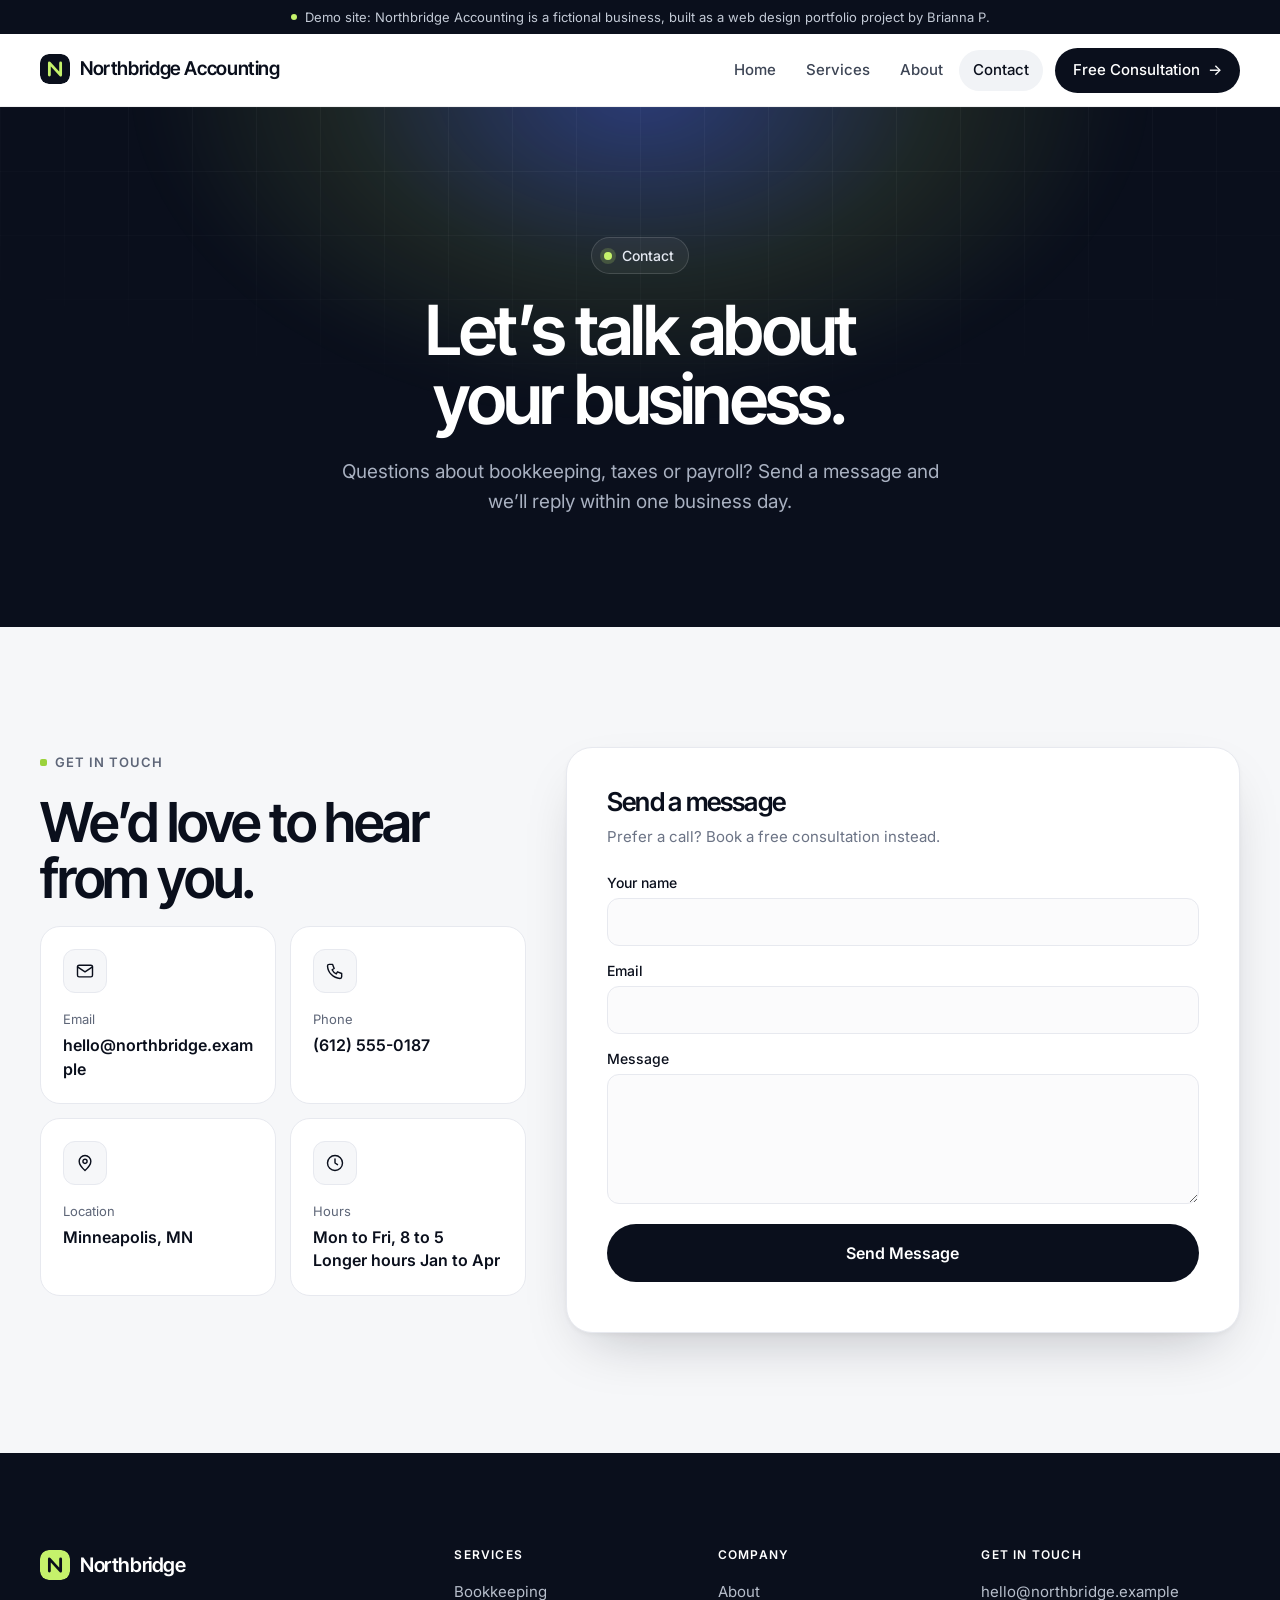
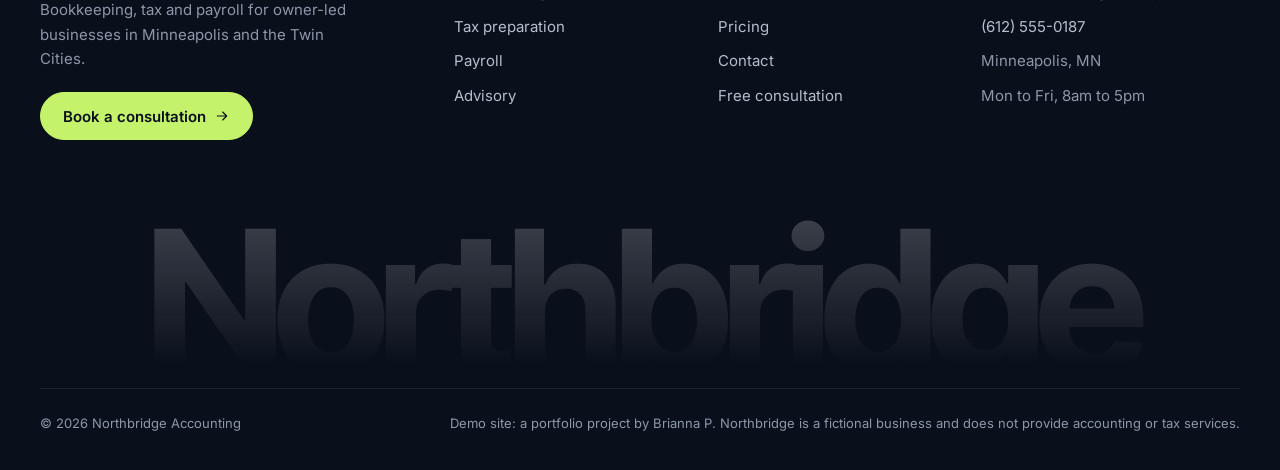
<file: contact/index.html>
<!doctype html>
<html lang="en-US">
<head>
<meta name="robots" content="noindex">
	<meta charset="UTF-8">
	<meta name="viewport" content="width=device-width, initial-scale=1">
	<link rel="profile" href="https://gmpg.org/xfn/11">
		<style>
		@media (prefers-reduced-motion: no-preference) {
			@view-transition {
				navigation: auto;
			}

			::view-transition-group(root),
			::view-transition-old(root),
			::view-transition-new(root) {
				animation-delay: 0s;
				animation-duration: 0s;
			}

			::view-transition-old(root),
			::view-transition-new(root) {
				mix-blend-mode: normal;
			}
		}
	</style>
	<title>Contact &#8211; Northbridge Accounting</title>
<meta name='robots' content='max-image-preview:large' />
<meta name="theme-color" content="#0A0F1C">
<link rel='dns-prefetch' href='//fonts.googleapis.com' />
<style id="wp-img-auto-sizes-contain-inline-css">
img:is([sizes=auto i],[sizes^="auto," i]){contain-intrinsic-size:3000px 1500px}
/*# sourceURL=wp-img-auto-sizes-contain-inline-css */
</style>
<style id="wp-emoji-styles-inline-css">

	img.wp-smiley, img.emoji {
		display: inline !important;
		border: none !important;
		box-shadow: none !important;
		height: 1em !important;
		width: 1em !important;
		margin: 0 0.07em !important;
		vertical-align: -0.1em !important;
		background: none !important;
		padding: 0 !important;
	}
/*# sourceURL=wp-emoji-styles-inline-css */
</style>
<style id="global-styles-inline-css">
:root{--wp--preset--aspect-ratio--square: 1;--wp--preset--aspect-ratio--4-3: 4/3;--wp--preset--aspect-ratio--3-4: 3/4;--wp--preset--aspect-ratio--3-2: 3/2;--wp--preset--aspect-ratio--2-3: 2/3;--wp--preset--aspect-ratio--16-9: 16/9;--wp--preset--aspect-ratio--9-16: 9/16;--wp--preset--color--black: #000000;--wp--preset--color--cyan-bluish-gray: #abb8c3;--wp--preset--color--white: #ffffff;--wp--preset--color--pale-pink: #f78da7;--wp--preset--color--vivid-red: #cf2e2e;--wp--preset--color--luminous-vivid-orange: #ff6900;--wp--preset--color--luminous-vivid-amber: #fcb900;--wp--preset--color--light-green-cyan: #7bdcb5;--wp--preset--color--vivid-green-cyan: #00d084;--wp--preset--color--pale-cyan-blue: #8ed1fc;--wp--preset--color--vivid-cyan-blue: #0693e3;--wp--preset--color--vivid-purple: #9b51e0;--wp--preset--gradient--vivid-cyan-blue-to-vivid-purple: linear-gradient(135deg,rgb(6,147,227) 0%,rgb(155,81,224) 100%);--wp--preset--gradient--light-green-cyan-to-vivid-green-cyan: linear-gradient(135deg,rgb(122,220,180) 0%,rgb(0,208,130) 100%);--wp--preset--gradient--luminous-vivid-amber-to-luminous-vivid-orange: linear-gradient(135deg,rgb(252,185,0) 0%,rgb(255,105,0) 100%);--wp--preset--gradient--luminous-vivid-orange-to-vivid-red: linear-gradient(135deg,rgb(255,105,0) 0%,rgb(207,46,46) 100%);--wp--preset--gradient--very-light-gray-to-cyan-bluish-gray: linear-gradient(135deg,rgb(238,238,238) 0%,rgb(169,184,195) 100%);--wp--preset--gradient--cool-to-warm-spectrum: linear-gradient(135deg,rgb(74,234,220) 0%,rgb(151,120,209) 20%,rgb(207,42,186) 40%,rgb(238,44,130) 60%,rgb(251,105,98) 80%,rgb(254,248,76) 100%);--wp--preset--gradient--blush-light-purple: linear-gradient(135deg,rgb(255,206,236) 0%,rgb(152,150,240) 100%);--wp--preset--gradient--blush-bordeaux: linear-gradient(135deg,rgb(254,205,165) 0%,rgb(254,45,45) 50%,rgb(107,0,62) 100%);--wp--preset--gradient--luminous-dusk: linear-gradient(135deg,rgb(255,203,112) 0%,rgb(199,81,192) 50%,rgb(65,88,208) 100%);--wp--preset--gradient--pale-ocean: linear-gradient(135deg,rgb(255,245,203) 0%,rgb(182,227,212) 50%,rgb(51,167,181) 100%);--wp--preset--gradient--electric-grass: linear-gradient(135deg,rgb(202,248,128) 0%,rgb(113,206,126) 100%);--wp--preset--gradient--midnight: linear-gradient(135deg,rgb(2,3,129) 0%,rgb(40,116,252) 100%);--wp--preset--font-size--small: 13px;--wp--preset--font-size--medium: 20px;--wp--preset--font-size--large: 36px;--wp--preset--font-size--x-large: 42px;--wp--preset--spacing--20: 0.44rem;--wp--preset--spacing--30: 0.67rem;--wp--preset--spacing--40: 1rem;--wp--preset--spacing--50: 1.5rem;--wp--preset--spacing--60: 2.25rem;--wp--preset--spacing--70: 3.38rem;--wp--preset--spacing--80: 5.06rem;--wp--preset--shadow--natural: 6px 6px 9px rgba(0, 0, 0, 0.2);--wp--preset--shadow--deep: 12px 12px 50px rgba(0, 0, 0, 0.4);--wp--preset--shadow--sharp: 6px 6px 0px rgba(0, 0, 0, 0.2);--wp--preset--shadow--outlined: 6px 6px 0px -3px rgb(255, 255, 255), 6px 6px rgb(0, 0, 0);--wp--preset--shadow--crisp: 6px 6px 0px rgb(0, 0, 0);}.wp-block-button{--wp--preset--dimension--25: 25%;--wp--preset--dimension--50: 50%;--wp--preset--dimension--75: 75%;--wp--preset--dimension--100: 100%;}:root { --wp--style--global--content-size: 800px;--wp--style--global--wide-size: 1200px; }:where(body) { margin: 0; }.wp-site-blocks > .alignleft { float: left; margin-right: 2em; }.wp-site-blocks > .alignright { float: right; margin-left: 2em; }.wp-site-blocks > .aligncenter { justify-content: center; margin-left: auto; margin-right: auto; }:where(.wp-site-blocks) > * { margin-block-start: 24px; margin-block-end: 0; }:where(.wp-site-blocks) > :first-child { margin-block-start: 0; }:where(.wp-site-blocks) > :last-child { margin-block-end: 0; }:root { --wp--style--block-gap: 24px; }:root :where(.is-layout-flow) > :first-child{margin-block-start: 0;}:root :where(.is-layout-flow) > :last-child{margin-block-end: 0;}:root :where(.is-layout-flow) > *{margin-block-start: 24px;margin-block-end: 0;}:root :where(.is-layout-constrained) > :first-child{margin-block-start: 0;}:root :where(.is-layout-constrained) > :last-child{margin-block-end: 0;}:root :where(.is-layout-constrained) > *{margin-block-start: 24px;margin-block-end: 0;}:root :where(.is-layout-flex){gap: 24px;}:root :where(.is-layout-grid){gap: 24px;}.is-layout-flow > .alignleft{float: left;margin-inline-start: 0;margin-inline-end: 2em;}.is-layout-flow > .alignright{float: right;margin-inline-start: 2em;margin-inline-end: 0;}.is-layout-flow > .aligncenter{margin-left: auto !important;margin-right: auto !important;}.is-layout-constrained > .alignleft{float: left;margin-inline-start: 0;margin-inline-end: 2em;}.is-layout-constrained > .alignright{float: right;margin-inline-start: 2em;margin-inline-end: 0;}.is-layout-constrained > .aligncenter{margin-left: auto !important;margin-right: auto !important;}.is-layout-constrained > :where(:not(.alignleft):not(.alignright):not(.alignfull)){max-width: var(--wp--style--global--content-size);margin-left: auto !important;margin-right: auto !important;}.is-layout-constrained > .alignwide{max-width: var(--wp--style--global--wide-size);}body .is-layout-flex{display: flex;}.is-layout-flex{flex-wrap: wrap;align-items: center;}.is-layout-flex > :is(*, div){margin: 0;}body .is-layout-grid{display: grid;}.is-layout-grid > :is(*, div){margin: 0;}body{padding-top: 0px;padding-right: 0px;padding-bottom: 0px;padding-left: 0px;}:root :where(.wp-element-button, .wp-block-button__link){background-color: #32373c;border-width: 0;color: #fff;font-family: inherit;font-size: inherit;font-style: inherit;font-weight: inherit;letter-spacing: inherit;line-height: inherit;padding-top: calc(0.667em + 2px);padding-right: calc(1.333em + 2px);padding-bottom: calc(0.667em + 2px);padding-left: calc(1.333em + 2px);text-decoration: none;text-transform: inherit;}.has-black-color{color: var(--wp--preset--color--black) !important;}.has-cyan-bluish-gray-color{color: var(--wp--preset--color--cyan-bluish-gray) !important;}.has-white-color{color: var(--wp--preset--color--white) !important;}.has-pale-pink-color{color: var(--wp--preset--color--pale-pink) !important;}.has-vivid-red-color{color: var(--wp--preset--color--vivid-red) !important;}.has-luminous-vivid-orange-color{color: var(--wp--preset--color--luminous-vivid-orange) !important;}.has-luminous-vivid-amber-color{color: var(--wp--preset--color--luminous-vivid-amber) !important;}.has-light-green-cyan-color{color: var(--wp--preset--color--light-green-cyan) !important;}.has-vivid-green-cyan-color{color: var(--wp--preset--color--vivid-green-cyan) !important;}.has-pale-cyan-blue-color{color: var(--wp--preset--color--pale-cyan-blue) !important;}.has-vivid-cyan-blue-color{color: var(--wp--preset--color--vivid-cyan-blue) !important;}.has-vivid-purple-color{color: var(--wp--preset--color--vivid-purple) !important;}.has-black-background-color{background-color: var(--wp--preset--color--black) !important;}.has-cyan-bluish-gray-background-color{background-color: var(--wp--preset--color--cyan-bluish-gray) !important;}.has-white-background-color{background-color: var(--wp--preset--color--white) !important;}.has-pale-pink-background-color{background-color: var(--wp--preset--color--pale-pink) !important;}.has-vivid-red-background-color{background-color: var(--wp--preset--color--vivid-red) !important;}.has-luminous-vivid-orange-background-color{background-color: var(--wp--preset--color--luminous-vivid-orange) !important;}.has-luminous-vivid-amber-background-color{background-color: var(--wp--preset--color--luminous-vivid-amber) !important;}.has-light-green-cyan-background-color{background-color: var(--wp--preset--color--light-green-cyan) !important;}.has-vivid-green-cyan-background-color{background-color: var(--wp--preset--color--vivid-green-cyan) !important;}.has-pale-cyan-blue-background-color{background-color: var(--wp--preset--color--pale-cyan-blue) !important;}.has-vivid-cyan-blue-background-color{background-color: var(--wp--preset--color--vivid-cyan-blue) !important;}.has-vivid-purple-background-color{background-color: var(--wp--preset--color--vivid-purple) !important;}.has-black-border-color{border-color: var(--wp--preset--color--black) !important;}.has-cyan-bluish-gray-border-color{border-color: var(--wp--preset--color--cyan-bluish-gray) !important;}.has-white-border-color{border-color: var(--wp--preset--color--white) !important;}.has-pale-pink-border-color{border-color: var(--wp--preset--color--pale-pink) !important;}.has-vivid-red-border-color{border-color: var(--wp--preset--color--vivid-red) !important;}.has-luminous-vivid-orange-border-color{border-color: var(--wp--preset--color--luminous-vivid-orange) !important;}.has-luminous-vivid-amber-border-color{border-color: var(--wp--preset--color--luminous-vivid-amber) !important;}.has-light-green-cyan-border-color{border-color: var(--wp--preset--color--light-green-cyan) !important;}.has-vivid-green-cyan-border-color{border-color: var(--wp--preset--color--vivid-green-cyan) !important;}.has-pale-cyan-blue-border-color{border-color: var(--wp--preset--color--pale-cyan-blue) !important;}.has-vivid-cyan-blue-border-color{border-color: var(--wp--preset--color--vivid-cyan-blue) !important;}.has-vivid-purple-border-color{border-color: var(--wp--preset--color--vivid-purple) !important;}.has-vivid-cyan-blue-to-vivid-purple-gradient-background{background: var(--wp--preset--gradient--vivid-cyan-blue-to-vivid-purple) !important;}.has-light-green-cyan-to-vivid-green-cyan-gradient-background{background: var(--wp--preset--gradient--light-green-cyan-to-vivid-green-cyan) !important;}.has-luminous-vivid-amber-to-luminous-vivid-orange-gradient-background{background: var(--wp--preset--gradient--luminous-vivid-amber-to-luminous-vivid-orange) !important;}.has-luminous-vivid-orange-to-vivid-red-gradient-background{background: var(--wp--preset--gradient--luminous-vivid-orange-to-vivid-red) !important;}.has-very-light-gray-to-cyan-bluish-gray-gradient-background{background: var(--wp--preset--gradient--very-light-gray-to-cyan-bluish-gray) !important;}.has-cool-to-warm-spectrum-gradient-background{background: var(--wp--preset--gradient--cool-to-warm-spectrum) !important;}.has-blush-light-purple-gradient-background{background: var(--wp--preset--gradient--blush-light-purple) !important;}.has-blush-bordeaux-gradient-background{background: var(--wp--preset--gradient--blush-bordeaux) !important;}.has-luminous-dusk-gradient-background{background: var(--wp--preset--gradient--luminous-dusk) !important;}.has-pale-ocean-gradient-background{background: var(--wp--preset--gradient--pale-ocean) !important;}.has-electric-grass-gradient-background{background: var(--wp--preset--gradient--electric-grass) !important;}.has-midnight-gradient-background{background: var(--wp--preset--gradient--midnight) !important;}.has-small-font-size{font-size: var(--wp--preset--font-size--small) !important;}.has-medium-font-size{font-size: var(--wp--preset--font-size--medium) !important;}.has-large-font-size{font-size: var(--wp--preset--font-size--large) !important;}.has-x-large-font-size{font-size: var(--wp--preset--font-size--x-large) !important;}
:root :where(.wp-block-icon svg){width: 24px;}
:root :where(.wp-block-pullquote){font-size: 1.5em;line-height: 1.6;}
/*# sourceURL=global-styles-inline-css */
</style>
<link rel='stylesheet' id='contact-form-7-css' href='/wp-content/plugins/contact-form-7/includes/css/styles.css?ver=6.2.3' media='all' />
<link rel='stylesheet' id='hello-elementor-css' href='/wp-content/themes/hello-elementor/assets/css/reset.css?ver=3.5.1' media='all' />
<link rel='stylesheet' id='hello-elementor-theme-style-css' href='/wp-content/themes/hello-elementor/assets/css/theme.css?ver=3.5.1' media='all' />
<link rel='stylesheet' id='hello-elementor-header-footer-css' href='/wp-content/themes/hello-elementor/assets/css/header-footer.css?ver=3.5.1' media='all' />
<link rel='stylesheet' id='elementor-frontend-css' href='/wp-content/plugins/elementor/assets/css/frontend.min.css?ver=4.3.5' media='all' />
<style id="elementor-frontend-inline-css">
.e-heading-base a, .e-paragraph-base a { all: unset; cursor: pointer; }form[data-element_type="e-form"].form-state-success [data-element_type="e-form-success-message"],form[data-element_type="e-form"].form-state-error [data-element_type="e-form-error-message"]{ display: block; }.elementor-edit-mode [data-element_type="e-form-success-message"]:is(.elementor-element-editable, :has(.elementor-element-editable), :has(> .elementor-empty-view)),.elementor-edit-mode [data-element_type="e-form-error-message"]:is(.elementor-element-editable, :has(.elementor-element-editable), :has(> .elementor-empty-view)){ display: block; }.e-background-video { position: relative; overflow: hidden; }.e-background-video__media { position: absolute; inset: 0; width: 100%; height: 100%; object-fit: cover; pointer-events: none; z-index: 0; }.e-background-video__content { position: relative; z-index: 1; flex: 1 1 auto; }.elementor-edit-mode .e-background-video__content.e-atomic-element:has(> .elementor-empty-view) { display: flex; flex-direction: column; flex: 1 1 auto; min-height: 0; }.elementor-edit-mode .e-background-video__content.e-atomic-element:has(> .elementor-empty-view) > .elementor-empty-view.elementor-empty-view { position: relative; flex: 1 1 auto; min-height: 120px; height: auto; width: 100%; }.elementor-edit-mode .e-background-video__content.e-atomic-element:has(> .elementor-empty-view) > .elementor-empty-view > .elementor-first-add { position: absolute; inset: 0; width: 100%; height: 100%; }.e-background-video__controls { z-index: 2; }.e-background-video__play, .e-background-video__pause { appearance: none; -webkit-appearance: none; }.e-background-video.e-background-video--playing .e-background-video__play { display: none; }.e-background-video.e-background-video--paused .e-background-video__pause { display: none; }.e-background-video:not(.e-background-video--playing):not(.e-background-video--paused) .e-background-video__controls,.e-background-video:not(.e-background-video--playing):not(.e-background-video--paused) .e-background-video__play,.e-background-video:not(.e-background-video--playing):not(.e-background-video--paused) .e-background-video__pause { display: none; }.e-accordion-item-header-base { list-style: none; }.e-accordion-item-header-base::-webkit-details-marker { display: none; }.e-accordion-item-base { interpolate-size: allow-keywords; }.e-accordion-item-base::details-content {block-size: 0; overflow: hidden;transition: block-size .3s ease, content-visibility .3s ease allow-discrete;}.e-accordion-item-base[open]::details-content { block-size: auto; }.e-accordion-item-icon-base.e-accordion-item-icon-base .e-svg-base { width: auto; height: 100%; max-width: 100%; }.e-accordion-item-icon-base.e-accordion-item-icon-base .e-svg-base svg { width: auto !important; }.e-accordion-item-icon-base svg { transition: transform .3s ease; }.e-accordion-item-base[open] > summary .e-accordion-item-icon-base svg { transform: rotate(180deg); }
/*# sourceURL=elementor-frontend-inline-css */
</style>
<link rel='stylesheet' id='elementor-post-4-css' href='/wp-content/uploads/elementor/css/post-4.css?ver=1792617129' media='all' />
<link rel='stylesheet' id='widget-heading-css' href='/wp-content/plugins/elementor/assets/css/widget-heading.min.css?ver=4.3.5' media='all' />
<link rel='stylesheet' id='elementor-post-25-css' href='/wp-content/uploads/elementor/css/post-25.css?ver=1792617136' media='all' />
<link rel='stylesheet' id='base-desktop-css' href='/wp-content/uploads/elementor/css/base-desktop.css?ver=6ad92aa936b00' media='all' />
<link rel='stylesheet' id='base-mobile-css' href='/wp-content/uploads/elementor/css/base-mobile.css?ver=6ad92aa936b00' media='(max-width:767px)' />
<link rel='stylesheet' id='nb-fonts-css' href='https://fonts.googleapis.com/css2?family=Inter:wght@400;500;600&#038;family=Inter+Tight:wght@500;600;700&#038;display=swap' media='all' />
<link rel='stylesheet' id='nb-site-css' href='/wp-content/plugins/northbridge-site/assets/nb.css?ver=1.0.1792617644' media='all' />
<link rel='stylesheet' id='elementor-gf-intertight-css' href='https://fonts.googleapis.com/css?family=Inter+Tight:100,100italic,200,200italic,300,300italic,400,400italic,500,500italic,600,600italic,700,700italic,800,800italic,900,900italic&#038;display=swap' media='all' />
<link rel='stylesheet' id='elementor-gf-inter-css' href='https://fonts.googleapis.com/css?family=Inter:100,100italic,200,200italic,300,300italic,400,400italic,500,500italic,600,600italic,700,700italic,800,800italic,900,900italic&#038;display=swap' media='all' />
<script id="jquery-core-js" src="/wp-includes/js/jquery/jquery.min.js?ver=3.7.1"></script>
<script id="jquery-migrate-js" src="/wp-includes/js/jquery/jquery-migrate.min.js?ver=3.4.1"></script>
<meta name="generator" content="WordPress 7.1.3" />
<link rel="canonical" href="/contact/" />
<link rel='shortlink' href='/?p=25' />
	<script>
		function addTargetBlankToExternalLinks() {
			function addTargetBlank(a) {
				const url = new URL(a.href, location);
				if (url.origin !== location.origin) {
					a.target = '_blank';
				}
			}

			// Set target="_blank" for existing external links – this
			// covers keyboard navigation.
			document.querySelectorAll('a[href]').forEach(a => {
				addTargetBlank(a);
			});

			// Set target="_blank" for external links when clicked.
			// This covers links that are added after the page has loaded.
			document.addEventListener('click', e => {
				// window, document, SVG Text nodes etc. don't have the `closest` method
				if ( !e.target?.closest ) {
					return;
				}
				const a = e.target.closest('a[href]');
				if (!a) return;
				addTargetBlank(a);
			});

			// Also handle focus events to cover keyboard navigation on
			// links that are added after the page has loaded.
			document.addEventListener('focus', e => {
				// window, document, SVG Text nodes etc. don't have the `closest` method
				if ( !e.target?.closest ) {
					return;
				}
				const a = e.target?.closest('a[href]');
				if (!a) return;
				addTargetBlank(a);
			}, true);
		}

		if (document.readyState === 'loading') {
			document.addEventListener('DOMContentLoaded', addTargetBlankToExternalLinks);
		} else {
			addTargetBlankToExternalLinks();
		}
	</script>

		<meta name="generator" content="Elementor 4.3.5; features: e_font_icon_svg, additional_custom_breakpoints; settings: css_print_method-external, google_font-enabled, font_display-swap">
			<style>
				.e-con.e-parent:nth-of-type(n+4):not(.e-lazyloaded):not(.e-no-lazyload),
				.e-con.e-parent:nth-of-type(n+4):not(.e-lazyloaded):not(.e-no-lazyload) * {
					background-image: none !important;
				}
				@media screen and (max-height: 1024px) {
					.e-con.e-parent:nth-of-type(n+3):not(.e-lazyloaded):not(.e-no-lazyload),
					.e-con.e-parent:nth-of-type(n+3):not(.e-lazyloaded):not(.e-no-lazyload) * {
						background-image: none !important;
					}
				}
				@media screen and (max-height: 640px) {
					.e-con.e-parent:nth-of-type(n+2):not(.e-lazyloaded):not(.e-no-lazyload),
					.e-con.e-parent:nth-of-type(n+2):not(.e-lazyloaded):not(.e-no-lazyload) * {
						background-image: none !important;
					}
				}
			</style>
			</head>
<body class="wp-singular page-template page-template-elementor_header_footer page page-id-25 wp-embed-responsive wp-theme-hello-elementor hello-elementor-default elementor-default elementor-template-full-width elementor-kit-4 elementor-page elementor-page-25">
<div class="nb-demo-bar" role="note"><span class="nb-demo-dot"></span>Demo site: Northbridge Accounting is a fictional business, built as a web design portfolio project by Brianna P.</div>



<a class="skip-link screen-reader-text" href="#content">Skip to content</a>

<header id="site-header" class="site-header dynamic-header menu-dropdown-tablet">
	<div class="header-inner">
		<div class="site-branding show-title">
							<div class="site-title show">
					<a href="/" title="Home" rel="home">
						Northbridge Accounting					</a>
				</div>
							<p class="site-description show">
					Bookkeeping, tax &amp; advisory for small businesses				</p>
					</div>

					<nav class="site-navigation show" aria-label="Main menu">
				<ul id="menu-main-menu" class="menu"><li id="menu-item-27" class="menu-item menu-item-type-post_type menu-item-object-page menu-item-home menu-item-27"><a href="/">Home</a></li>
<li id="menu-item-28" class="menu-item menu-item-type-post_type menu-item-object-page menu-item-28"><a href="/services/">Services</a></li>
<li id="menu-item-29" class="menu-item menu-item-type-post_type menu-item-object-page menu-item-29"><a href="/about/">About</a></li>
<li id="menu-item-30" class="menu-item menu-item-type-post_type menu-item-object-page current-menu-item page_item page-item-25 current_page_item menu-item-30"><a href="/contact/" aria-current="page">Contact</a></li>
<li id="menu-item-31" class="fw-nav-cta menu-item menu-item-type-post_type menu-item-object-page menu-item-31"><a href="/book/">Free Consultation</a></li>
</ul>			</nav>
							<div class="site-navigation-toggle-holder show">
				<button type="button" class="site-navigation-toggle" aria-expanded="false" aria-label="Menu">
					<span class="site-navigation-toggle-icon" aria-hidden="true"></span>
				</button>
			</div>
			<nav class="site-navigation-dropdown show" aria-label="Mobile menu" aria-hidden="true" inert>
				<ul id="menu-main-menu-1" class="menu"><li class="menu-item menu-item-type-post_type menu-item-object-page menu-item-home menu-item-27"><a href="/">Home</a></li>
<li class="menu-item menu-item-type-post_type menu-item-object-page menu-item-28"><a href="/services/">Services</a></li>
<li class="menu-item menu-item-type-post_type menu-item-object-page menu-item-29"><a href="/about/">About</a></li>
<li class="menu-item menu-item-type-post_type menu-item-object-page current-menu-item page_item page-item-25 current_page_item menu-item-30"><a href="/contact/" aria-current="page">Contact</a></li>
<li class="fw-nav-cta menu-item menu-item-type-post_type menu-item-object-page menu-item-31"><a href="/book/">Free Consultation</a></li>
</ul>			</nav>
			</div>
</header>
		<div data-elementor-type="wp-page" data-elementor-id="25" class="elementor elementor-25">
				<div class="elementor-element elementor-element-00d8ad5 e-con-boxed nb-sec nb-phero nb-glow nb-d e-flex e-con e-parent" data-id="00d8ad5" data-element_type="container" data-e-type="container">
					<div class="e-con-inner">
				<div class="elementor-element elementor-element-a22c04a nb-fit elementor-widget elementor-widget-html" data-id="a22c04a" data-element_type="widget" data-e-type="widget" data-widget_type="html.default">
					<span class="nb-pill"><span class="nb-dot"></span>Contact</span>				</div>
				<div class="elementor-element elementor-element-6b057f0 nb-h1 nb-center elementor-widget elementor-widget-heading" data-id="6b057f0" data-element_type="widget" data-e-type="widget" data-widget_type="heading.default">
					<h1 class="elementor-heading-title elementor-size-default">Let&#8217;s talk about<br>your business.</h1>				</div>
				<div class="elementor-element elementor-element-e945740 nb-lead nb-center elementor-widget elementor-widget-text-editor" data-id="e945740" data-element_type="widget" data-e-type="widget" data-widget_type="text-editor.default">
									<p>Questions about bookkeeping, taxes or payroll? Send a message and we&#8217;ll reply within one business day.</p>								</div>
					</div>
				</div>
		<div class="elementor-element elementor-element-3a27459 e-con-boxed nb-sec nb-alt e-flex e-con e-parent" data-id="3a27459" data-element_type="container" data-e-type="container">
					<div class="e-con-inner">
		<div class="elementor-element elementor-element-149c440 e-con-full e-flex e-con e-child" data-id="149c440" data-element_type="container" data-e-type="container">
		<div class="elementor-element elementor-element-df38ef7 e-con-full e-flex e-con e-child" data-id="df38ef7" data-element_type="container" data-e-type="container">
				<div class="elementor-element elementor-element-14b83f2 nb-fit elementor-widget elementor-widget-html" data-id="14b83f2" data-element_type="widget" data-e-type="widget" data-widget_type="html.default">
					<span class="nb-eyebrow">Get in touch</span>				</div>
				<div class="elementor-element elementor-element-fadb959 nb-h2 elementor-widget elementor-widget-heading" data-id="fadb959" data-element_type="widget" data-e-type="widget" data-widget_type="heading.default">
					<h2 class="elementor-heading-title elementor-size-default">We&#8217;d love to hear from you.</h2>				</div>
				<div class="elementor-element elementor-element-41cd5d3 elementor-widget elementor-widget-html" data-id="41cd5d3" data-element_type="widget" data-e-type="widget" data-widget_type="html.default">
					<div class="nb-cgrid"><a class="nb-ci" style="text-decoration:none" href="mailto:hello@northbridge.example"><span class="nb-ico"><svg width="20" height="20" viewBox="0 0 24 24" fill="none" stroke="currentColor" stroke-width="1.7" stroke-linecap="round" stroke-linejoin="round" aria-hidden="true"><rect x="3" y="5" width="18" height="14" rx="2"/><path d="m3 7 9 6 9-6"/></svg></span><small>Email</small><b>hello@northbridge.example</b></a><a class="nb-ci" style="text-decoration:none" href="tel:+16125550187"><span class="nb-ico"><svg width="20" height="20" viewBox="0 0 24 24" fill="none" stroke="currentColor" stroke-width="1.7" stroke-linecap="round" stroke-linejoin="round" aria-hidden="true"><path d="M5 4h4l2 5-2.5 1.5a11 11 0 0 0 5 5L15 13l5 2v4a2 2 0 0 1-2 2A16 16 0 0 1 3 6a2 2 0 0 1 2-2"/></svg></span><small>Phone</small><b>(612) 555-0187</b></a><div class="nb-ci"><span class="nb-ico"><svg width="20" height="20" viewBox="0 0 24 24" fill="none" stroke="currentColor" stroke-width="1.7" stroke-linecap="round" stroke-linejoin="round" aria-hidden="true"><path d="M12 21s-7-6-7-11a7 7 0 0 1 14 0c0 5-7 11-7 11z"/><circle cx="12" cy="10" r="2.5"/></svg></span><small>Location</small><b>Minneapolis, MN</b></div><div class="nb-ci"><span class="nb-ico"><svg width="20" height="20" viewBox="0 0 24 24" fill="none" stroke="currentColor" stroke-width="1.7" stroke-linecap="round" stroke-linejoin="round" aria-hidden="true"><circle cx="12" cy="12" r="9"/><path d="M12 7v5l3 2"/></svg></span><small>Hours</small><b>Mon to Fri, 8 to 5<br>Longer hours Jan to Apr</b></div></div>				</div>
				</div>
		<div class="elementor-element elementor-element-20e933b e-con-full nb-formcard e-flex e-con e-child" data-id="20e933b" data-element_type="container" data-e-type="container">
				<div class="elementor-element elementor-element-cfe646a nb-h3 elementor-widget elementor-widget-heading" data-id="cfe646a" data-element_type="widget" data-e-type="widget" data-widget_type="heading.default">
					<h3 class="elementor-heading-title elementor-size-default">Send a message</h3>				</div>
				<div class="elementor-element elementor-element-021fb75 elementor-widget elementor-widget-text-editor" data-id="021fb75" data-element_type="widget" data-e-type="widget" data-widget_type="text-editor.default">
									<p style="font-size:15px;color:#6B7385;margin:0 0 18px">Prefer a call? Book a free consultation instead.</p>								</div>
				<div class="elementor-element elementor-element-34f2f33 elementor-widget elementor-widget-shortcode" data-id="34f2f33" data-element_type="widget" data-e-type="widget" data-widget_type="shortcode.default">
							<div class="elementor-shortcode">
<div class="wpcf7 no-js" id="wpcf7-f14-p25-o1" lang="en-US" dir="ltr" data-wpcf7-id="14">
<div class="screen-reader-response"><p role="status" aria-live="polite" aria-atomic="true"></p> <ul></ul></div>
<form action="/scope:sad-chic-village/contact/?nbstatic=1#wpcf7-f14-p25-o1" method="post" class="wpcf7-form init" aria-label="Contact form" novalidate="novalidate" data-status="init">
<fieldset class="hidden-fields-container"><input type="hidden" name="_wpcf7" value="14" /><input type="hidden" name="_wpcf7_version" value="6.2.3" /><input type="hidden" name="_wpcf7_locale" value="en_US" /><input type="hidden" name="_wpcf7_unit_tag" value="wpcf7-f14-p25-o1" /><input type="hidden" name="_wpcf7_container_post" value="25" /><input type="hidden" name="_wpcf7_posted_data_hash" value="" />
</fieldset>
<div class="fw-form">
	<p><label>Your name <span class="wpcf7-form-control-wrap" data-name="your-name"><input size="40" maxlength="400" class="wpcf7-form-control wpcf7-text wpcf7-validates-as-required" aria-required="true" aria-invalid="false" value="" type="text" name="your-name" /></span></label>
	</p>
	<p><label>Email <span class="wpcf7-form-control-wrap" data-name="your-email"><input size="40" maxlength="400" class="wpcf7-form-control wpcf7-email wpcf7-validates-as-required wpcf7-text wpcf7-validates-as-email" aria-required="true" aria-invalid="false" value="" type="email" name="your-email" /></span></label>
	</p>
	<p><label>Message <span class="wpcf7-form-control-wrap" data-name="your-message"><textarea cols="40" rows="10" maxlength="2000" class="wpcf7-form-control wpcf7-textarea wpcf7-validates-as-required" aria-required="true" aria-invalid="false" name="your-message"></textarea></span></label>
	</p>
	<p><input class="wpcf7-form-control wpcf7-submit has-spinner" type="submit" value="Send Message" />
	</p>
</div><div class="wpcf7-response-output" aria-hidden="true"></div>
</form>
</div>
</div>
						</div>
				</div>
				</div>
					</div>
				</div>
		<div class="elementor-element elementor-element-e57ae10 e-con-boxed nb-sec nb-footer nb-d e-flex e-con e-parent" data-id="e57ae10" data-element_type="container" data-e-type="container">
					<div class="e-con-inner">
				<div class="elementor-element elementor-element-bfbb8b8 elementor-widget elementor-widget-html" data-id="bfbb8b8" data-element_type="widget" data-e-type="widget" data-widget_type="html.default">
					<div class="nb-ft">
<div><div class="nb-brand"><span class="nb-mark"></span>Northbridge</div><p>Bookkeeping, tax and payroll for owner-led businesses in Minneapolis and the Twin Cities.</p><a class="nb-a nb-a--accent" href="/book/">Book a consultation <svg width="16" height="16" viewBox="0 0 24 24" fill="none" stroke="currentColor" stroke-width="1.7" stroke-linecap="round" stroke-linejoin="round" aria-hidden="true"><path d="M5 12h14M13 6l6 6-6 6"/></svg></a></div>
<div><h4>Services</h4><ul><li><a href="/services/#bookkeeping">Bookkeeping</a></li><li><a href="/services/#tax">Tax preparation</a></li><li><a href="/services/#payroll">Payroll</a></li><li><a href="/services/#advisory">Advisory</a></li></ul></div>
<div><h4>Company</h4><ul><li><a href="/about/">About</a></li><li><a href="/services/">Pricing</a></li><li><a href="/contact/">Contact</a></li><li><a href="/book/">Free consultation</a></li></ul></div>
<div><h4>Get in touch</h4><ul><li><a href="mailto:hello@northbridge.example">hello@northbridge.example</a></li><li><a href="tel:+16125550187">(612) 555-0187</a></li><li>Minneapolis, MN</li><li>Mon to Fri, 8am to 5pm</li></ul></div>
</div>
<div class="nb-word" aria-hidden="true">Northbridge</div>
<div class="nb-fb"><span>© 2026 Northbridge Accounting</span><span>Demo site: a portfolio project by Brianna P. Northbridge is a fictional business and does not provide accounting or tax services.</span></div>				</div>
					</div>
				</div>
				</div>
		<footer id="site-footer" class="site-footer dynamic-footer footer-has-copyright">
	<div class="footer-inner">
		<div class="site-branding show-logo">
							<p class="site-description show">
					Bookkeeping, tax &amp; advisory for small businesses				</p>
					</div>

		
					<div class="copyright show">
				<p>All rights reserved</p>
			</div>
			</div>
</footer>

<script type="speculationrules">
{"prefetch":[{"source":"document","where":{"and":[{"href_matches":"{/scope\\:sad-chic-village}/*"},{"not":{"href_matches":["{/scope\\:sad-chic-village}/wp-*.php","{/scope\\:sad-chic-village}/wp-admin/*","{/scope\\:sad-chic-village/wp-content/uploads}/*","{/scope\\:sad-chic-village/wp-content}/*","{/scope\\:sad-chic-village/wp-content/plugins}/*","{/scope\\:sad-chic-village/wp-content/themes/hello-elementor}/*","{/scope\\:sad-chic-village}/*\\?(.+)"]}},{"not":{"selector_matches":"a[rel~=\"nofollow\"]"}},{"not":{"selector_matches":".no-prefetch, .no-prefetch a"}}]},"eagerness":"conservative"}]}
</script>
			<script>
				( () => {
					const lazyloadRunObserver = () => {
						const lazyloadBackgrounds = document.querySelectorAll( `.e-con.e-parent:not(.e-lazyloaded)` );
						const lazyloadBackgroundObserver = new IntersectionObserver( ( entries ) => {
							entries.forEach( ( entry ) => {
								if ( entry.isIntersecting ) {
									let lazyloadBackground = entry.target;
									if( lazyloadBackground ) {
										lazyloadBackground.classList.add( 'e-lazyloaded' );
									}
									lazyloadBackgroundObserver.unobserve( entry.target );
								}
							});
						}, { rootMargin: '200px 0px 200px 0px' } );
						lazyloadBackgrounds.forEach( ( lazyloadBackground ) => {
							lazyloadBackgroundObserver.observe( lazyloadBackground );
						} );
					};
					const events = [
						'DOMContentLoaded',
						'elementor/lazyload/observe',
					];
					events.forEach( ( event ) => {
						document.addEventListener( event, lazyloadRunObserver );
					} );
				} )();
			</script>
			<script id="hello-theme-frontend-js" src="/wp-content/themes/hello-elementor/assets/js/hello-frontend.js?ver=3.5.1"></script>
<script id="elementor-webpack-runtime-js" src="/wp-content/plugins/elementor/assets/js/webpack.runtime.min.js?ver=4.3.5"></script>
<script id="elementor-frontend-modules-js" src="/wp-content/plugins/elementor/assets/js/frontend-modules.min.js?ver=4.3.5"></script>
<script id="jquery-ui-core-js-before">
jQuery.uiBackCompat = true;
//# sourceURL=jquery-ui-core-js-before
</script>
<script id="jquery-ui-core-js" src="/wp-includes/js/jquery/ui/core.min.js?ver=1.14.2"></script>
<script id="elementor-frontend-js-before">
var elementorFrontendConfig = {"environmentMode":{"edit":false,"wpPreview":false,"isScriptDebug":false},"i18n":{"shareOnFacebook":"Share on Facebook","shareOnX":"Share on X","pinIt":"Pin it","download":"Download","downloadImage":"Download image","fullscreen":"Fullscreen","zoom":"Zoom","share":"Share","playVideo":"Play Video","previous":"Previous","next":"Next","close":"Close","a11yCarouselPrevSlideMessage":"Previous slide","a11yCarouselNextSlideMessage":"Next slide","a11yCarouselFirstSlideMessage":"This is the first slide","a11yCarouselLastSlideMessage":"This is the last slide","a11yCarouselPaginationBulletMessage":"Go to slide"},"is_rtl":false,"breakpoints":{"xs":0,"sm":480,"md":768,"lg":1025,"xl":1440,"xxl":1600},"responsive":{"breakpoints":{"mobile":{"label":"Mobile Portrait","value":767,"default_value":767,"direction":"max","is_enabled":true},"mobile_extra":{"label":"Mobile Landscape","value":880,"default_value":880,"direction":"max","is_enabled":false},"tablet":{"label":"Tablet Portrait","value":1024,"default_value":1024,"direction":"max","is_enabled":true},"tablet_extra":{"label":"Tablet Landscape","value":1200,"default_value":1200,"direction":"max","is_enabled":false},"laptop":{"label":"Laptop","value":1366,"default_value":1366,"direction":"max","is_enabled":false},"widescreen":{"label":"Widescreen","value":2400,"default_value":2400,"direction":"min","is_enabled":false}},"hasCustomBreakpoints":false},"version":"4.3.5","is_static":false,"experimentalFeatures":{"e_font_icon_svg":true,"additional_custom_breakpoints":true,"container":true,"e_optimized_markup":true,"hello-theme-header-footer":true,"nested-elements":true,"e_atomic_elements":true,"e_opt_in_v4":true,"import-export-customization":true},"urls":{"assets":"\/wp-content\/plugins\/elementor\/assets\/","ajaxurl":"\/wp-admin\/admin-ajax.php","uploadUrl":"\/wp-content\/uploads"},"nonces":{"floatingButtonsClickTracking":"dac023ab94","atomicFormsSendForm":"d24f3dcb23"},"swiperClass":"swiper","settings":{"page":[],"editorPreferences":[]},"kit":{"active_breakpoints":["viewport_mobile","viewport_tablet"],"global_image_lightbox":"yes","lightbox_enable_counter":"yes","lightbox_enable_fullscreen":"yes","lightbox_enable_zoom":"yes","lightbox_enable_share":"yes","lightbox_title_src":"title","lightbox_description_src":"description","hello_header_logo_type":"title","hello_header_menu_layout":"horizontal","hello_footer_logo_type":"logo"},"post":{"id":25,"title":"Contact%20%E2%80%93%20Northbridge%20Accounting","excerpt":"","featuredImage":false}};
//# sourceURL=elementor-frontend-js-before
</script>
<script id="elementor-frontend-js" src="/wp-content/plugins/elementor/assets/js/frontend.min.js?ver=4.3.5"></script>
<script data-wp-strategy="defer" defer id="nb-site-js" src="/wp-content/plugins/northbridge-site/assets/nb.js?ver=1.0.1792617644"></script>
<script id="wp-emoji-settings" type="application/json">
{"baseUrl":"https://s.w.org/images/core/emoji/17.0.2/72x72/","ext":".png","svgUrl":"https://s.w.org/images/core/emoji/17.0.2/svg/","svgExt":".svg","source":{"concatemoji":"/wp-includes/js/wp-emoji-release.min.js?ver=7.1.3"}}
</script>
<script type="module">
/*! This file is auto-generated */
var e="script#wp-emoji-settings",t=document.querySelector(e);if(!(t instanceof HTMLScriptElement))throw new Error("Element missing: "+e);const r=JSON.parse(t.text),s=(window._wpemojiSettings=r,"wpEmojiSettingsSupports"),o=["flag","emoji"];function i(e){try{var t={supportTests:e,timestamp:(new Date).valueOf()};sessionStorage.setItem(s,JSON.stringify(t))}catch(e){}}function c(e,t,n){e.clearRect(0,0,e.canvas.width,e.canvas.height),e.fillText(t,0,0);t=new Uint32Array(e.getImageData(0,0,e.canvas.width,e.canvas.height).data);e.clearRect(0,0,e.canvas.width,e.canvas.height),e.fillText(n,0,0);const r=new Uint32Array(e.getImageData(0,0,e.canvas.width,e.canvas.height).data);return t.every((e,t)=>e===r[t])}function p(e,t){e.clearRect(0,0,e.canvas.width,e.canvas.height),e.fillText(t,0,0);var n=e.getImageData(16,16,1,1);for(let e=0;e<n.data.length;e++)if(0!==n.data[e])return!1;return!0}function u(e,t,n,r){switch(t){case"flag":return n(e,"\ud83c\udff3\ufe0f\u200d\u26a7\ufe0f","\ud83c\udff3\ufe0f\u200b\u26a7\ufe0f")?!1:!n(e,"\ud83c\udde8\ud83c\uddf6","\ud83c\udde8\u200b\ud83c\uddf6")&&!n(e,"\ud83c\udff4\udb40\udc67\udb40\udc62\udb40\udc65\udb40\udc6e\udb40\udc67\udb40\udc7f","\ud83c\udff4\u200b\udb40\udc67\u200b\udb40\udc62\u200b\udb40\udc65\u200b\udb40\udc6e\u200b\udb40\udc67\u200b\udb40\udc7f");case"emoji":return!r(e,"\ud83e\u1fac8")}return!1}function f(e,t,n,r){let a;const s=(a="undefined"!=typeof WorkerGlobalScope&&self instanceof WorkerGlobalScope?new OffscreenCanvas(300,150):document.createElement("canvas")).getContext("2d",{willReadFrequently:!0}),o=(s.textBaseline="top",s.font="600 32px Arial",{});return e.forEach(e=>{o[e]=t(s,e,n,r)}),o}function a(e){var t=document.createElement("script");t.src=e,t.defer=!0,document.head.appendChild(t)}r.supports={everything:!0,everythingExceptFlag:!0},new Promise(t=>{let n=function(){try{var e=JSON.parse(sessionStorage.getItem(s));if("object"==typeof e&&"number"==typeof e.timestamp&&(new Date).valueOf()<e.timestamp+604800&&"object"==typeof e.supportTests)return e.supportTests}catch(e){}return null}();if(!n){if("undefined"!=typeof Worker&&"undefined"!=typeof OffscreenCanvas&&"undefined"!=typeof URL&&URL.createObjectURL&&"undefined"!=typeof Blob)try{var e="postMessage("+f.toString()+"("+[JSON.stringify(o),u.toString(),c.toString(),p.toString()].join(",")+"));",r=new Blob([e],{type:"text/javascript"});const a=new Worker(URL.createObjectURL(r),{name:"wpTestEmojiSupports"});return void(a.onmessage=e=>{i(n=e.data),a.terminate(),t(n)})}catch(e){}i(n=f(o,u,c,p))}t(n)}).then(e=>{for(const n in e)r.supports[n]=e[n],r.supports.everything=r.supports.everything&&r.supports[n],"flag"!==n&&(r.supports.everythingExceptFlag=r.supports.everythingExceptFlag&&r.supports[n]);var t;r.supports.everythingExceptFlag=r.supports.everythingExceptFlag&&!r.supports.flag,r.supports.everything||((t=r.source||{}).concatemoji?a(t.concatemoji):t.wpemoji&&t.twemoji&&(a(t.twemoji),a(t.wpemoji)))});
//# sourceURL=/wp-includes/js/wp-emoji-loader.min.js
</script>

<script>/* demo forms: no backend on the static site */document.addEventListener('submit',function(e){var f=e.target.closest&&e.target.closest('.wpcf7 form');if(!f)return;e.preventDefault();e.stopImmediatePropagation();var miss=[].filter.call(f.querySelectorAll('[aria-required="true"]'),function(i){return !i.value.trim()});var o=f.querySelector('.wpcf7-response-output');if(o){o.style.display='block';o.setAttribute('aria-hidden','false');}if(miss.length){if(o)o.textContent='Please fill in the required fields.';miss[0].focus();return;}if(o)o.textContent='Thanks! This is a demo site, so your message was not sent anywhere.';f.reset();},true);</script></body>
</html>
</file>
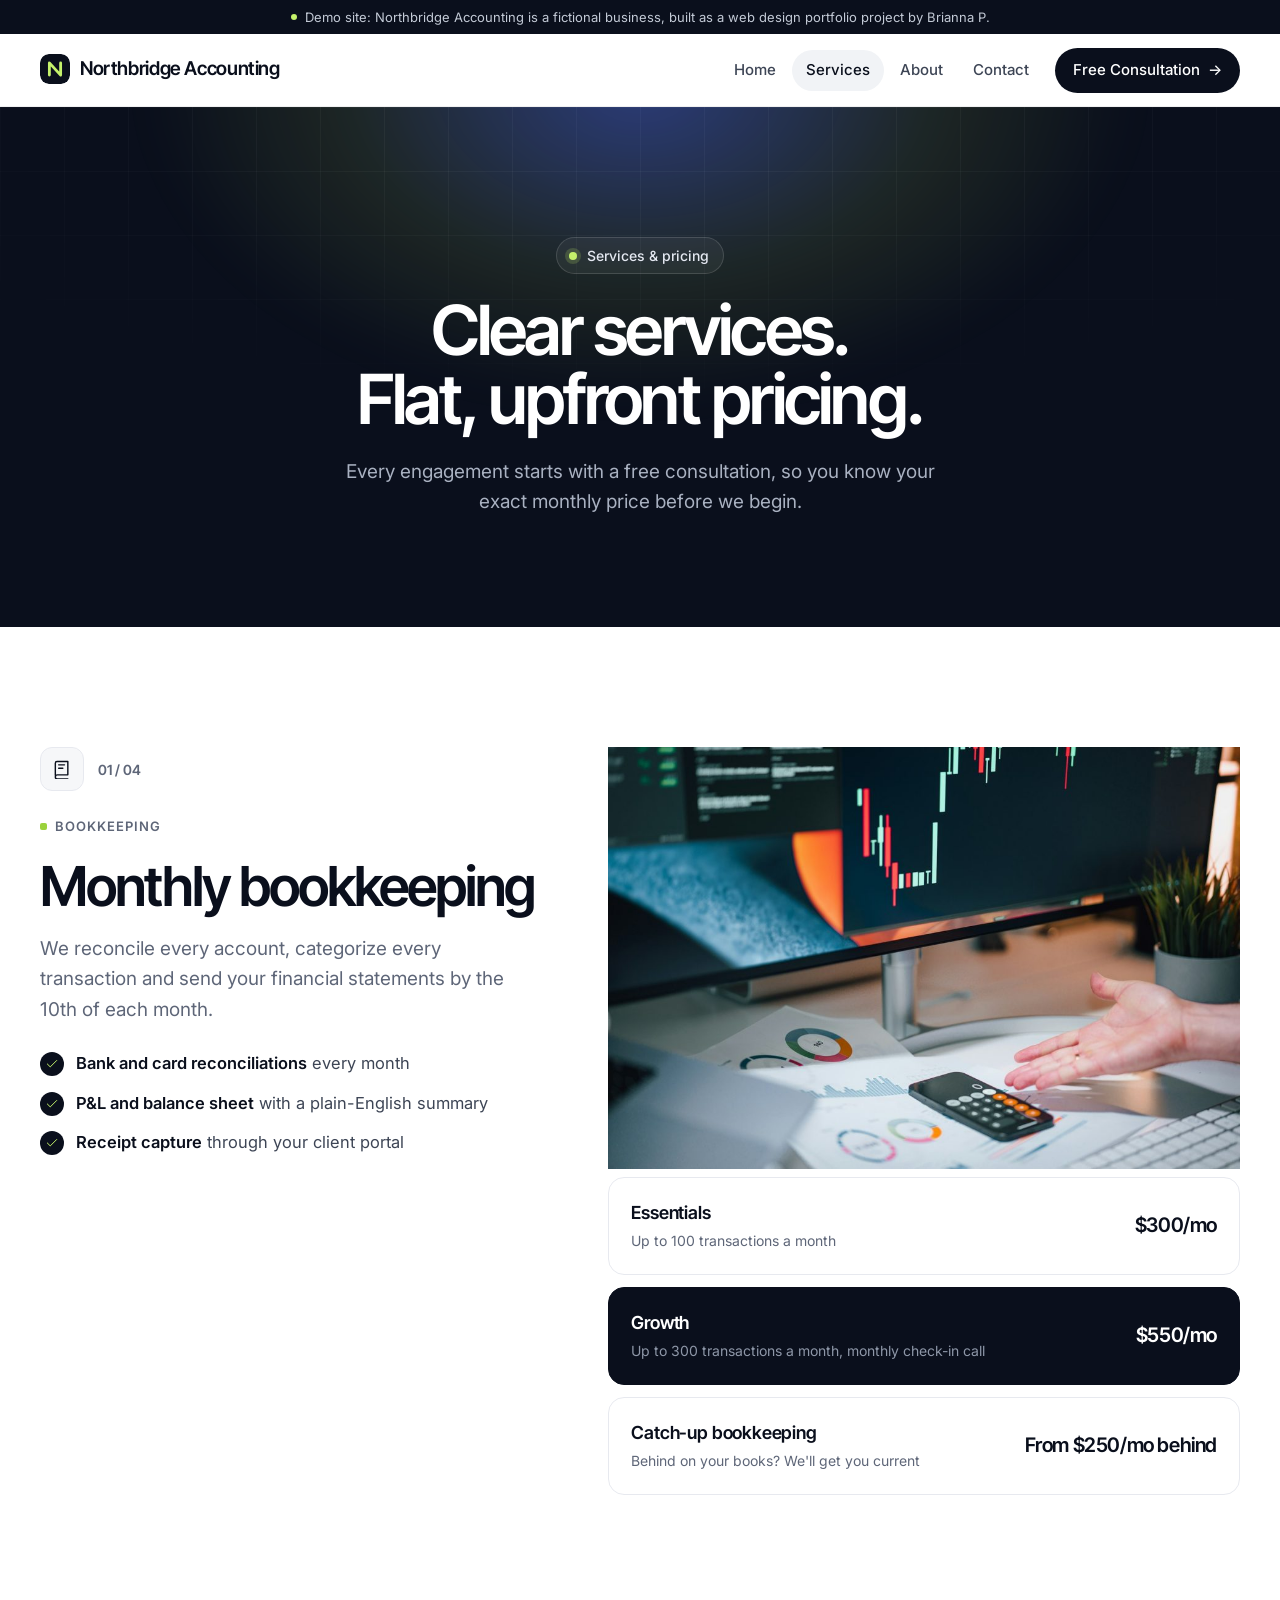
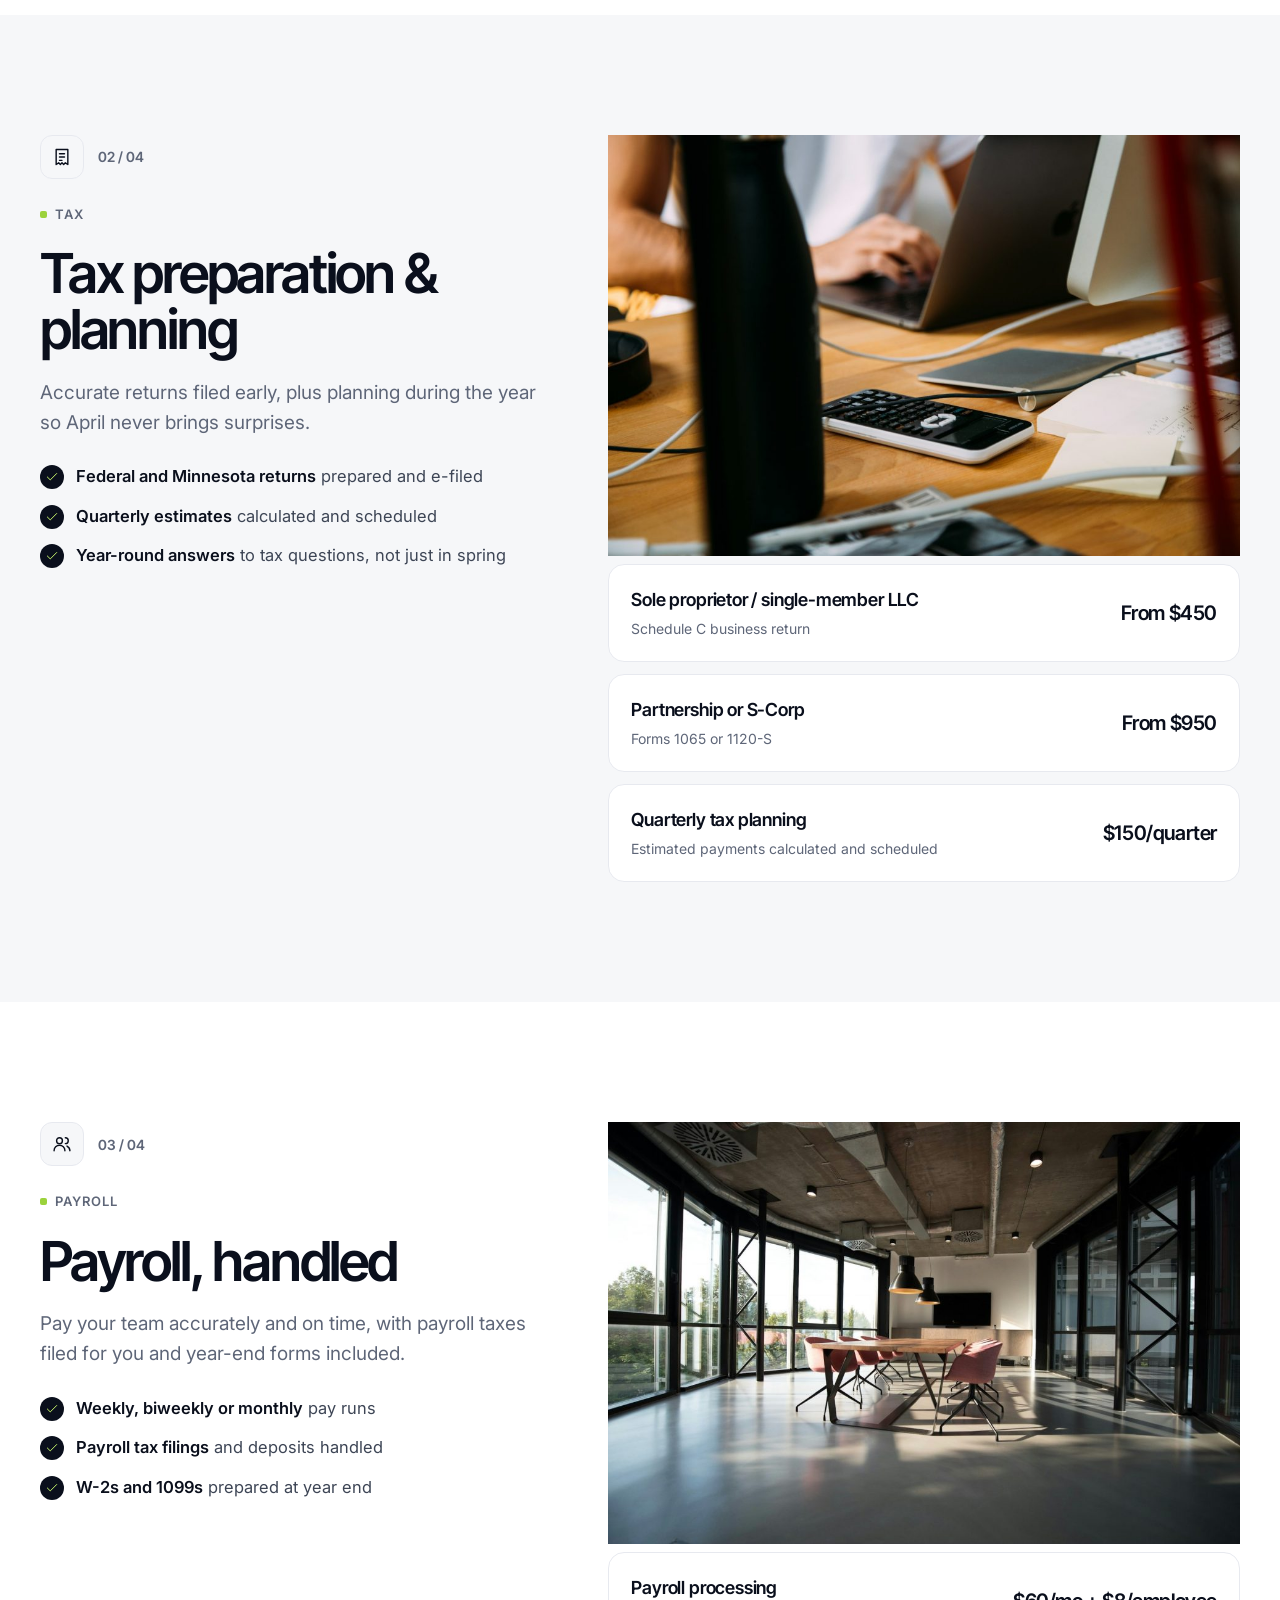
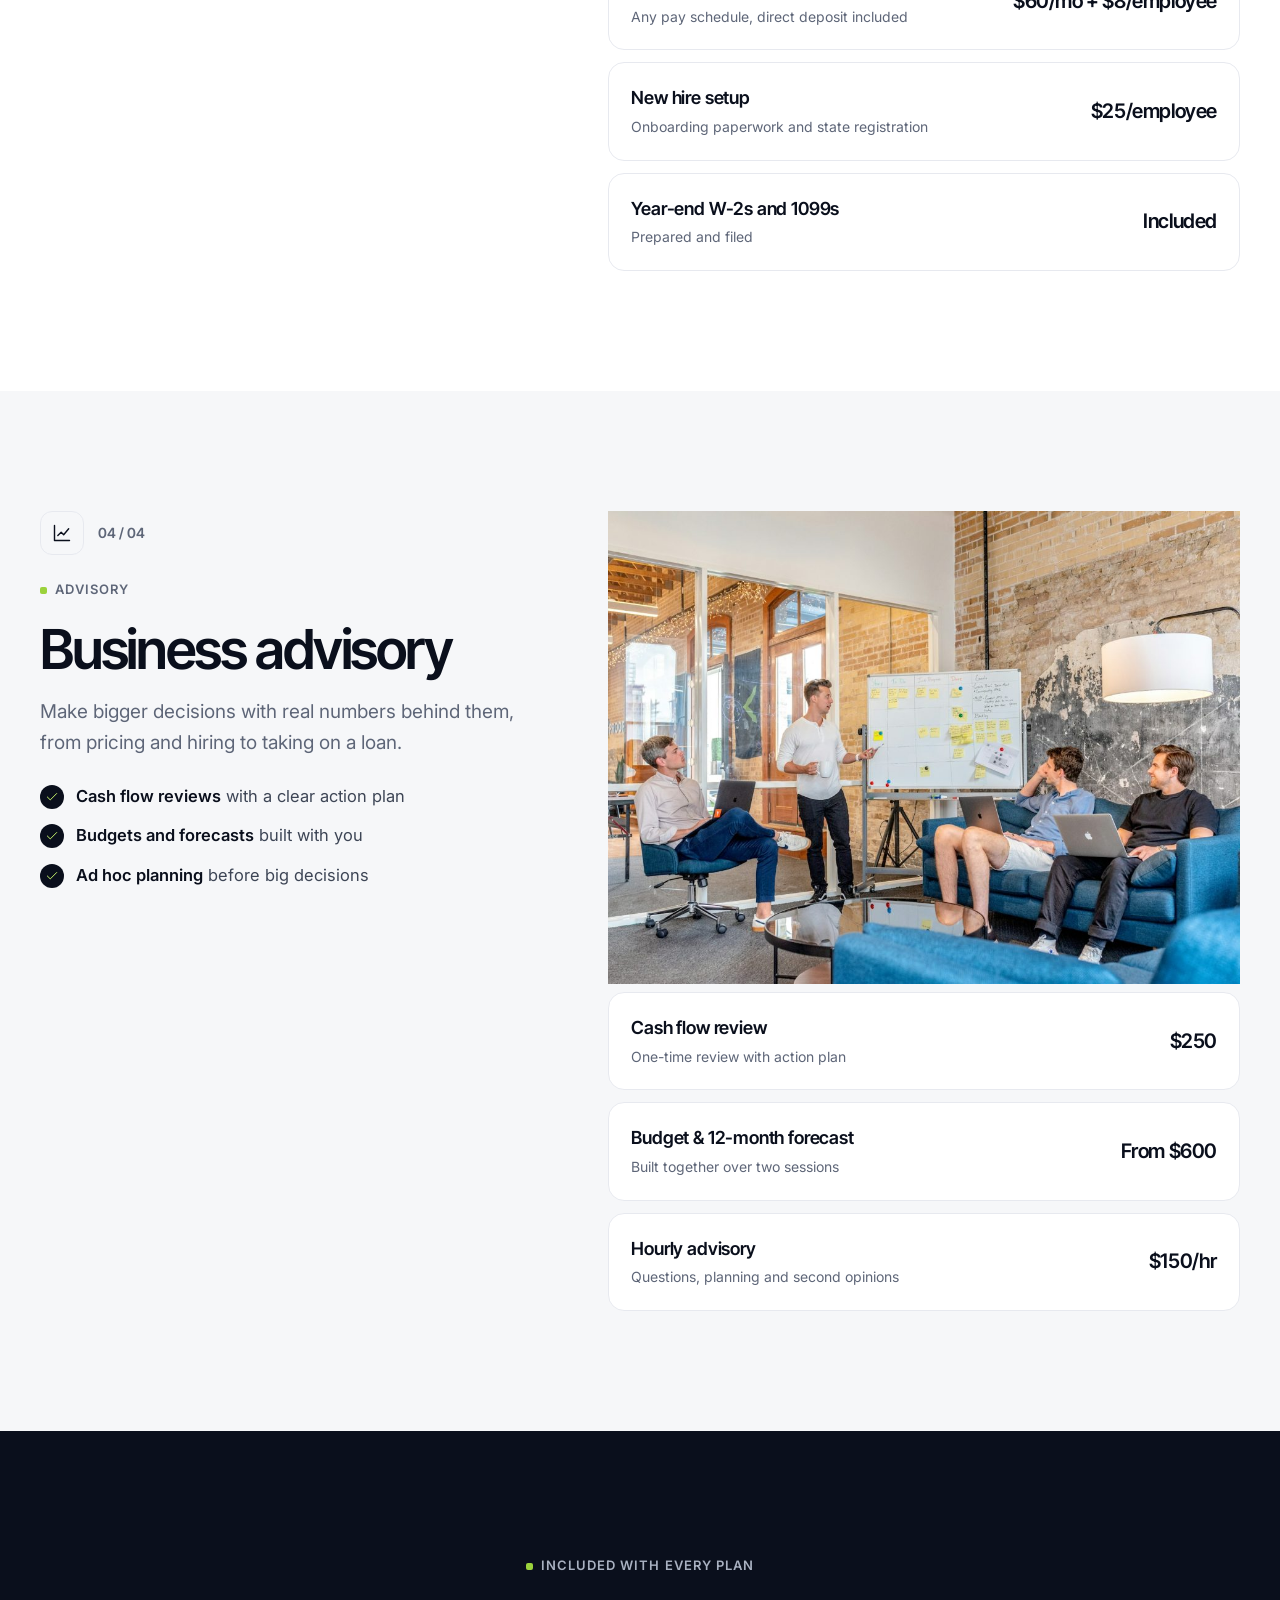
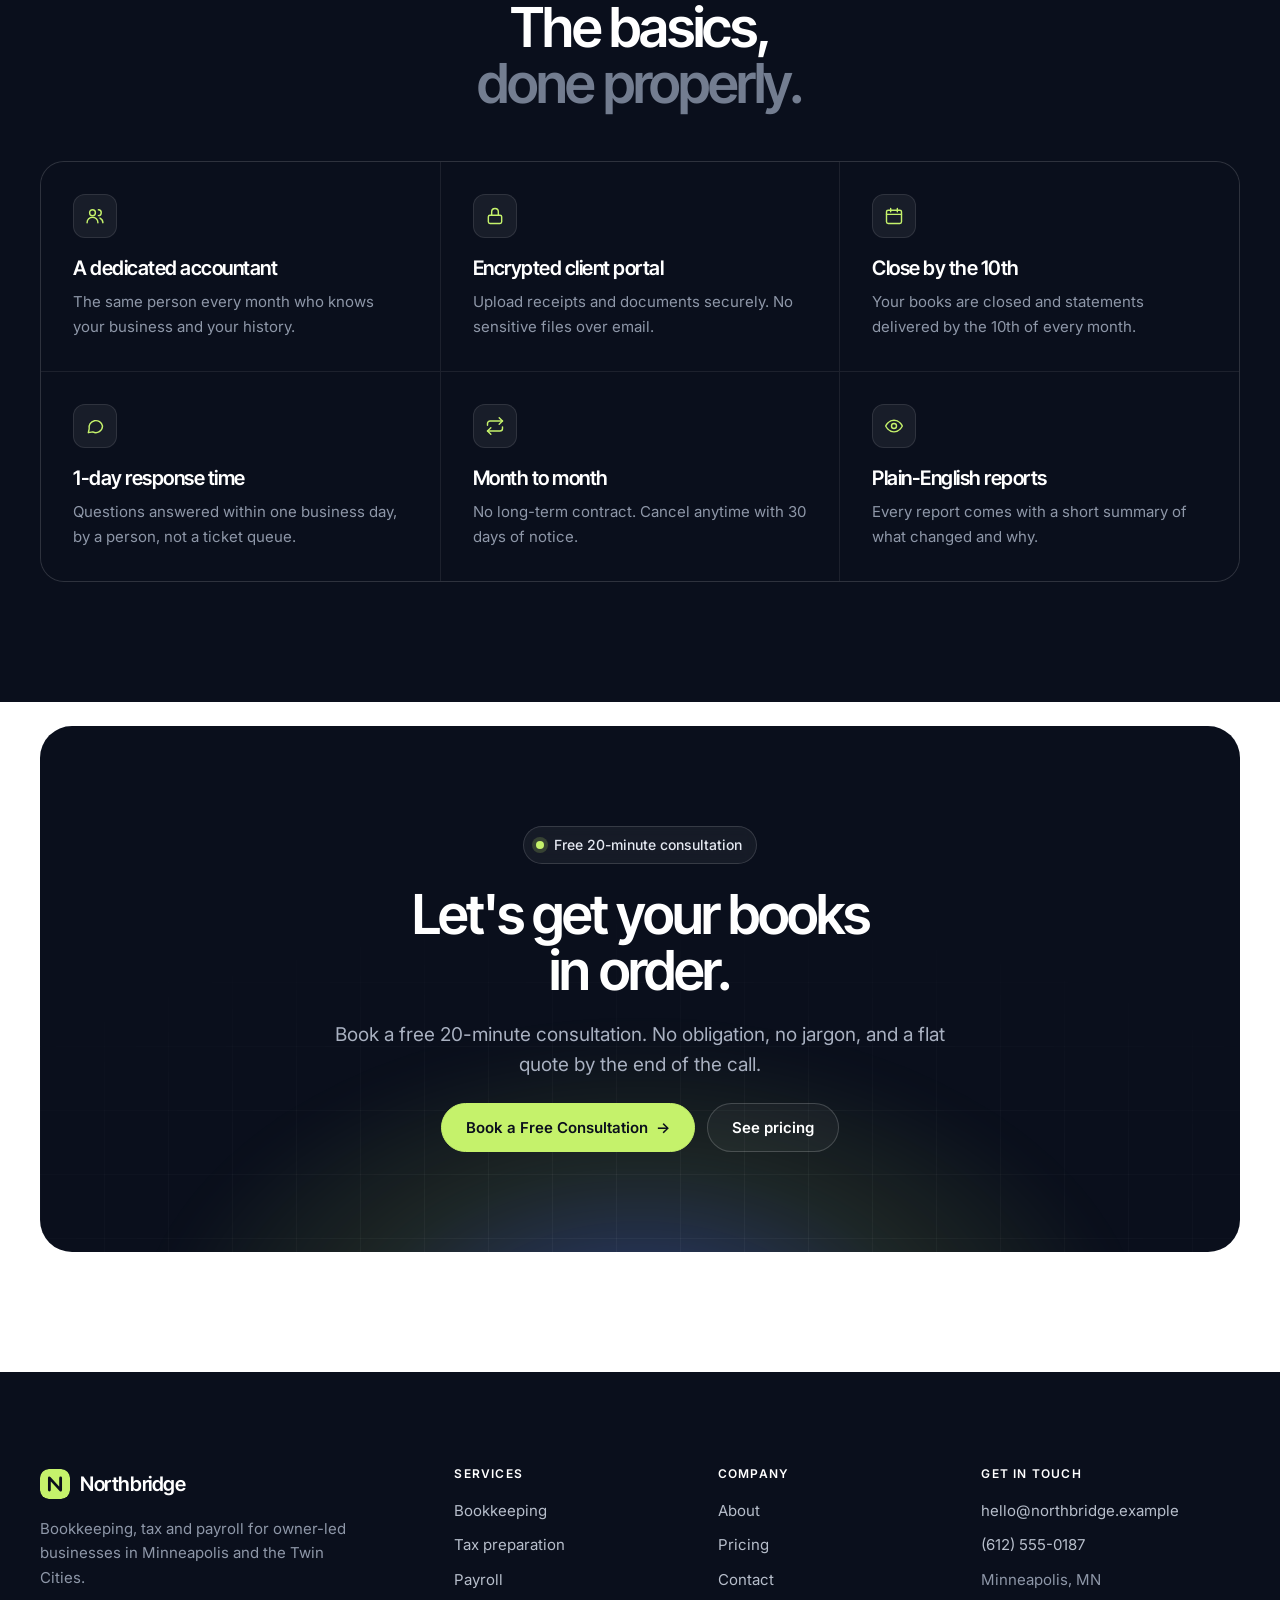
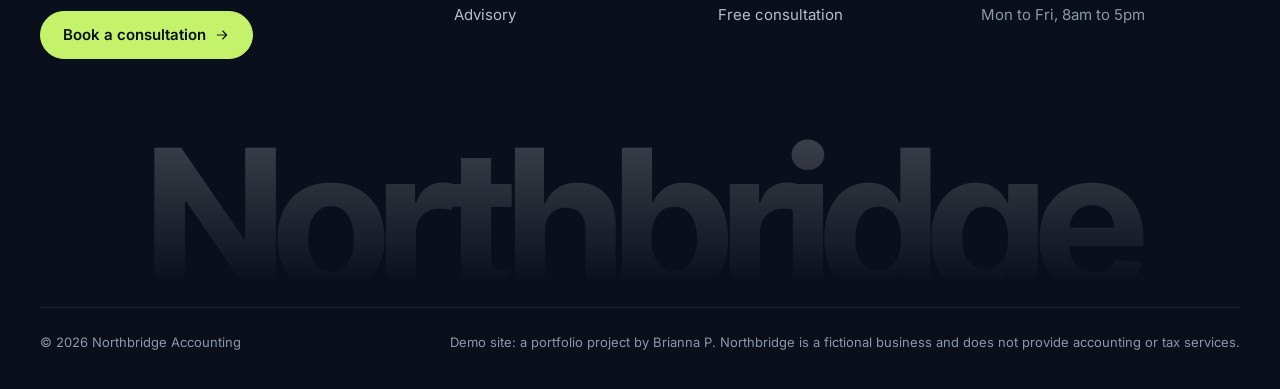
<file: services/index.html>
<!doctype html>
<html lang="en-US">
<head>
<meta name="robots" content="noindex">
	<meta charset="UTF-8">
	<meta name="viewport" content="width=device-width, initial-scale=1">
	<link rel="profile" href="https://gmpg.org/xfn/11">
		<style>
		@media (prefers-reduced-motion: no-preference) {
			@view-transition {
				navigation: auto;
			}

			::view-transition-group(root),
			::view-transition-old(root),
			::view-transition-new(root) {
				animation-delay: 0s;
				animation-duration: 0s;
			}

			::view-transition-old(root),
			::view-transition-new(root) {
				mix-blend-mode: normal;
			}
		}
	</style>
	<title>Services &#038; Pricing &#8211; Northbridge Accounting</title>
<meta name='robots' content='max-image-preview:large' />
<meta name="theme-color" content="#0A0F1C">
<link rel='dns-prefetch' href='//fonts.googleapis.com' />
<style id="wp-img-auto-sizes-contain-inline-css">
img:is([sizes=auto i],[sizes^="auto," i]){contain-intrinsic-size:3000px 1500px}
/*# sourceURL=wp-img-auto-sizes-contain-inline-css */
</style>
<style id="wp-emoji-styles-inline-css">

	img.wp-smiley, img.emoji {
		display: inline !important;
		border: none !important;
		box-shadow: none !important;
		height: 1em !important;
		width: 1em !important;
		margin: 0 0.07em !important;
		vertical-align: -0.1em !important;
		background: none !important;
		padding: 0 !important;
	}
/*# sourceURL=wp-emoji-styles-inline-css */
</style>
<style id="global-styles-inline-css">
:root{--wp--preset--aspect-ratio--square: 1;--wp--preset--aspect-ratio--4-3: 4/3;--wp--preset--aspect-ratio--3-4: 3/4;--wp--preset--aspect-ratio--3-2: 3/2;--wp--preset--aspect-ratio--2-3: 2/3;--wp--preset--aspect-ratio--16-9: 16/9;--wp--preset--aspect-ratio--9-16: 9/16;--wp--preset--color--black: #000000;--wp--preset--color--cyan-bluish-gray: #abb8c3;--wp--preset--color--white: #ffffff;--wp--preset--color--pale-pink: #f78da7;--wp--preset--color--vivid-red: #cf2e2e;--wp--preset--color--luminous-vivid-orange: #ff6900;--wp--preset--color--luminous-vivid-amber: #fcb900;--wp--preset--color--light-green-cyan: #7bdcb5;--wp--preset--color--vivid-green-cyan: #00d084;--wp--preset--color--pale-cyan-blue: #8ed1fc;--wp--preset--color--vivid-cyan-blue: #0693e3;--wp--preset--color--vivid-purple: #9b51e0;--wp--preset--gradient--vivid-cyan-blue-to-vivid-purple: linear-gradient(135deg,rgb(6,147,227) 0%,rgb(155,81,224) 100%);--wp--preset--gradient--light-green-cyan-to-vivid-green-cyan: linear-gradient(135deg,rgb(122,220,180) 0%,rgb(0,208,130) 100%);--wp--preset--gradient--luminous-vivid-amber-to-luminous-vivid-orange: linear-gradient(135deg,rgb(252,185,0) 0%,rgb(255,105,0) 100%);--wp--preset--gradient--luminous-vivid-orange-to-vivid-red: linear-gradient(135deg,rgb(255,105,0) 0%,rgb(207,46,46) 100%);--wp--preset--gradient--very-light-gray-to-cyan-bluish-gray: linear-gradient(135deg,rgb(238,238,238) 0%,rgb(169,184,195) 100%);--wp--preset--gradient--cool-to-warm-spectrum: linear-gradient(135deg,rgb(74,234,220) 0%,rgb(151,120,209) 20%,rgb(207,42,186) 40%,rgb(238,44,130) 60%,rgb(251,105,98) 80%,rgb(254,248,76) 100%);--wp--preset--gradient--blush-light-purple: linear-gradient(135deg,rgb(255,206,236) 0%,rgb(152,150,240) 100%);--wp--preset--gradient--blush-bordeaux: linear-gradient(135deg,rgb(254,205,165) 0%,rgb(254,45,45) 50%,rgb(107,0,62) 100%);--wp--preset--gradient--luminous-dusk: linear-gradient(135deg,rgb(255,203,112) 0%,rgb(199,81,192) 50%,rgb(65,88,208) 100%);--wp--preset--gradient--pale-ocean: linear-gradient(135deg,rgb(255,245,203) 0%,rgb(182,227,212) 50%,rgb(51,167,181) 100%);--wp--preset--gradient--electric-grass: linear-gradient(135deg,rgb(202,248,128) 0%,rgb(113,206,126) 100%);--wp--preset--gradient--midnight: linear-gradient(135deg,rgb(2,3,129) 0%,rgb(40,116,252) 100%);--wp--preset--font-size--small: 13px;--wp--preset--font-size--medium: 20px;--wp--preset--font-size--large: 36px;--wp--preset--font-size--x-large: 42px;--wp--preset--spacing--20: 0.44rem;--wp--preset--spacing--30: 0.67rem;--wp--preset--spacing--40: 1rem;--wp--preset--spacing--50: 1.5rem;--wp--preset--spacing--60: 2.25rem;--wp--preset--spacing--70: 3.38rem;--wp--preset--spacing--80: 5.06rem;--wp--preset--shadow--natural: 6px 6px 9px rgba(0, 0, 0, 0.2);--wp--preset--shadow--deep: 12px 12px 50px rgba(0, 0, 0, 0.4);--wp--preset--shadow--sharp: 6px 6px 0px rgba(0, 0, 0, 0.2);--wp--preset--shadow--outlined: 6px 6px 0px -3px rgb(255, 255, 255), 6px 6px rgb(0, 0, 0);--wp--preset--shadow--crisp: 6px 6px 0px rgb(0, 0, 0);}.wp-block-button{--wp--preset--dimension--25: 25%;--wp--preset--dimension--50: 50%;--wp--preset--dimension--75: 75%;--wp--preset--dimension--100: 100%;}:root { --wp--style--global--content-size: 800px;--wp--style--global--wide-size: 1200px; }:where(body) { margin: 0; }.wp-site-blocks > .alignleft { float: left; margin-right: 2em; }.wp-site-blocks > .alignright { float: right; margin-left: 2em; }.wp-site-blocks > .aligncenter { justify-content: center; margin-left: auto; margin-right: auto; }:where(.wp-site-blocks) > * { margin-block-start: 24px; margin-block-end: 0; }:where(.wp-site-blocks) > :first-child { margin-block-start: 0; }:where(.wp-site-blocks) > :last-child { margin-block-end: 0; }:root { --wp--style--block-gap: 24px; }:root :where(.is-layout-flow) > :first-child{margin-block-start: 0;}:root :where(.is-layout-flow) > :last-child{margin-block-end: 0;}:root :where(.is-layout-flow) > *{margin-block-start: 24px;margin-block-end: 0;}:root :where(.is-layout-constrained) > :first-child{margin-block-start: 0;}:root :where(.is-layout-constrained) > :last-child{margin-block-end: 0;}:root :where(.is-layout-constrained) > *{margin-block-start: 24px;margin-block-end: 0;}:root :where(.is-layout-flex){gap: 24px;}:root :where(.is-layout-grid){gap: 24px;}.is-layout-flow > .alignleft{float: left;margin-inline-start: 0;margin-inline-end: 2em;}.is-layout-flow > .alignright{float: right;margin-inline-start: 2em;margin-inline-end: 0;}.is-layout-flow > .aligncenter{margin-left: auto !important;margin-right: auto !important;}.is-layout-constrained > .alignleft{float: left;margin-inline-start: 0;margin-inline-end: 2em;}.is-layout-constrained > .alignright{float: right;margin-inline-start: 2em;margin-inline-end: 0;}.is-layout-constrained > .aligncenter{margin-left: auto !important;margin-right: auto !important;}.is-layout-constrained > :where(:not(.alignleft):not(.alignright):not(.alignfull)){max-width: var(--wp--style--global--content-size);margin-left: auto !important;margin-right: auto !important;}.is-layout-constrained > .alignwide{max-width: var(--wp--style--global--wide-size);}body .is-layout-flex{display: flex;}.is-layout-flex{flex-wrap: wrap;align-items: center;}.is-layout-flex > :is(*, div){margin: 0;}body .is-layout-grid{display: grid;}.is-layout-grid > :is(*, div){margin: 0;}body{padding-top: 0px;padding-right: 0px;padding-bottom: 0px;padding-left: 0px;}:root :where(.wp-element-button, .wp-block-button__link){background-color: #32373c;border-width: 0;color: #fff;font-family: inherit;font-size: inherit;font-style: inherit;font-weight: inherit;letter-spacing: inherit;line-height: inherit;padding-top: calc(0.667em + 2px);padding-right: calc(1.333em + 2px);padding-bottom: calc(0.667em + 2px);padding-left: calc(1.333em + 2px);text-decoration: none;text-transform: inherit;}.has-black-color{color: var(--wp--preset--color--black) !important;}.has-cyan-bluish-gray-color{color: var(--wp--preset--color--cyan-bluish-gray) !important;}.has-white-color{color: var(--wp--preset--color--white) !important;}.has-pale-pink-color{color: var(--wp--preset--color--pale-pink) !important;}.has-vivid-red-color{color: var(--wp--preset--color--vivid-red) !important;}.has-luminous-vivid-orange-color{color: var(--wp--preset--color--luminous-vivid-orange) !important;}.has-luminous-vivid-amber-color{color: var(--wp--preset--color--luminous-vivid-amber) !important;}.has-light-green-cyan-color{color: var(--wp--preset--color--light-green-cyan) !important;}.has-vivid-green-cyan-color{color: var(--wp--preset--color--vivid-green-cyan) !important;}.has-pale-cyan-blue-color{color: var(--wp--preset--color--pale-cyan-blue) !important;}.has-vivid-cyan-blue-color{color: var(--wp--preset--color--vivid-cyan-blue) !important;}.has-vivid-purple-color{color: var(--wp--preset--color--vivid-purple) !important;}.has-black-background-color{background-color: var(--wp--preset--color--black) !important;}.has-cyan-bluish-gray-background-color{background-color: var(--wp--preset--color--cyan-bluish-gray) !important;}.has-white-background-color{background-color: var(--wp--preset--color--white) !important;}.has-pale-pink-background-color{background-color: var(--wp--preset--color--pale-pink) !important;}.has-vivid-red-background-color{background-color: var(--wp--preset--color--vivid-red) !important;}.has-luminous-vivid-orange-background-color{background-color: var(--wp--preset--color--luminous-vivid-orange) !important;}.has-luminous-vivid-amber-background-color{background-color: var(--wp--preset--color--luminous-vivid-amber) !important;}.has-light-green-cyan-background-color{background-color: var(--wp--preset--color--light-green-cyan) !important;}.has-vivid-green-cyan-background-color{background-color: var(--wp--preset--color--vivid-green-cyan) !important;}.has-pale-cyan-blue-background-color{background-color: var(--wp--preset--color--pale-cyan-blue) !important;}.has-vivid-cyan-blue-background-color{background-color: var(--wp--preset--color--vivid-cyan-blue) !important;}.has-vivid-purple-background-color{background-color: var(--wp--preset--color--vivid-purple) !important;}.has-black-border-color{border-color: var(--wp--preset--color--black) !important;}.has-cyan-bluish-gray-border-color{border-color: var(--wp--preset--color--cyan-bluish-gray) !important;}.has-white-border-color{border-color: var(--wp--preset--color--white) !important;}.has-pale-pink-border-color{border-color: var(--wp--preset--color--pale-pink) !important;}.has-vivid-red-border-color{border-color: var(--wp--preset--color--vivid-red) !important;}.has-luminous-vivid-orange-border-color{border-color: var(--wp--preset--color--luminous-vivid-orange) !important;}.has-luminous-vivid-amber-border-color{border-color: var(--wp--preset--color--luminous-vivid-amber) !important;}.has-light-green-cyan-border-color{border-color: var(--wp--preset--color--light-green-cyan) !important;}.has-vivid-green-cyan-border-color{border-color: var(--wp--preset--color--vivid-green-cyan) !important;}.has-pale-cyan-blue-border-color{border-color: var(--wp--preset--color--pale-cyan-blue) !important;}.has-vivid-cyan-blue-border-color{border-color: var(--wp--preset--color--vivid-cyan-blue) !important;}.has-vivid-purple-border-color{border-color: var(--wp--preset--color--vivid-purple) !important;}.has-vivid-cyan-blue-to-vivid-purple-gradient-background{background: var(--wp--preset--gradient--vivid-cyan-blue-to-vivid-purple) !important;}.has-light-green-cyan-to-vivid-green-cyan-gradient-background{background: var(--wp--preset--gradient--light-green-cyan-to-vivid-green-cyan) !important;}.has-luminous-vivid-amber-to-luminous-vivid-orange-gradient-background{background: var(--wp--preset--gradient--luminous-vivid-amber-to-luminous-vivid-orange) !important;}.has-luminous-vivid-orange-to-vivid-red-gradient-background{background: var(--wp--preset--gradient--luminous-vivid-orange-to-vivid-red) !important;}.has-very-light-gray-to-cyan-bluish-gray-gradient-background{background: var(--wp--preset--gradient--very-light-gray-to-cyan-bluish-gray) !important;}.has-cool-to-warm-spectrum-gradient-background{background: var(--wp--preset--gradient--cool-to-warm-spectrum) !important;}.has-blush-light-purple-gradient-background{background: var(--wp--preset--gradient--blush-light-purple) !important;}.has-blush-bordeaux-gradient-background{background: var(--wp--preset--gradient--blush-bordeaux) !important;}.has-luminous-dusk-gradient-background{background: var(--wp--preset--gradient--luminous-dusk) !important;}.has-pale-ocean-gradient-background{background: var(--wp--preset--gradient--pale-ocean) !important;}.has-electric-grass-gradient-background{background: var(--wp--preset--gradient--electric-grass) !important;}.has-midnight-gradient-background{background: var(--wp--preset--gradient--midnight) !important;}.has-small-font-size{font-size: var(--wp--preset--font-size--small) !important;}.has-medium-font-size{font-size: var(--wp--preset--font-size--medium) !important;}.has-large-font-size{font-size: var(--wp--preset--font-size--large) !important;}.has-x-large-font-size{font-size: var(--wp--preset--font-size--x-large) !important;}
:root :where(.wp-block-icon svg){width: 24px;}
:root :where(.wp-block-pullquote){font-size: 1.5em;line-height: 1.6;}
/*# sourceURL=global-styles-inline-css */
</style>
<link rel='stylesheet' id='contact-form-7-css' href='/wp-content/plugins/contact-form-7/includes/css/styles.css?ver=6.2.3' media='all' />
<link rel='stylesheet' id='hello-elementor-css' href='/wp-content/themes/hello-elementor/assets/css/reset.css?ver=3.5.1' media='all' />
<link rel='stylesheet' id='hello-elementor-theme-style-css' href='/wp-content/themes/hello-elementor/assets/css/theme.css?ver=3.5.1' media='all' />
<link rel='stylesheet' id='hello-elementor-header-footer-css' href='/wp-content/themes/hello-elementor/assets/css/header-footer.css?ver=3.5.1' media='all' />
<link rel='stylesheet' id='elementor-frontend-css' href='/wp-content/plugins/elementor/assets/css/frontend.min.css?ver=4.3.5' media='all' />
<style id="elementor-frontend-inline-css">
.e-heading-base a, .e-paragraph-base a { all: unset; cursor: pointer; }form[data-element_type="e-form"].form-state-success [data-element_type="e-form-success-message"],form[data-element_type="e-form"].form-state-error [data-element_type="e-form-error-message"]{ display: block; }.elementor-edit-mode [data-element_type="e-form-success-message"]:is(.elementor-element-editable, :has(.elementor-element-editable), :has(> .elementor-empty-view)),.elementor-edit-mode [data-element_type="e-form-error-message"]:is(.elementor-element-editable, :has(.elementor-element-editable), :has(> .elementor-empty-view)){ display: block; }.e-background-video { position: relative; overflow: hidden; }.e-background-video__media { position: absolute; inset: 0; width: 100%; height: 100%; object-fit: cover; pointer-events: none; z-index: 0; }.e-background-video__content { position: relative; z-index: 1; flex: 1 1 auto; }.elementor-edit-mode .e-background-video__content.e-atomic-element:has(> .elementor-empty-view) { display: flex; flex-direction: column; flex: 1 1 auto; min-height: 0; }.elementor-edit-mode .e-background-video__content.e-atomic-element:has(> .elementor-empty-view) > .elementor-empty-view.elementor-empty-view { position: relative; flex: 1 1 auto; min-height: 120px; height: auto; width: 100%; }.elementor-edit-mode .e-background-video__content.e-atomic-element:has(> .elementor-empty-view) > .elementor-empty-view > .elementor-first-add { position: absolute; inset: 0; width: 100%; height: 100%; }.e-background-video__controls { z-index: 2; }.e-background-video__play, .e-background-video__pause { appearance: none; -webkit-appearance: none; }.e-background-video.e-background-video--playing .e-background-video__play { display: none; }.e-background-video.e-background-video--paused .e-background-video__pause { display: none; }.e-background-video:not(.e-background-video--playing):not(.e-background-video--paused) .e-background-video__controls,.e-background-video:not(.e-background-video--playing):not(.e-background-video--paused) .e-background-video__play,.e-background-video:not(.e-background-video--playing):not(.e-background-video--paused) .e-background-video__pause { display: none; }.e-accordion-item-header-base { list-style: none; }.e-accordion-item-header-base::-webkit-details-marker { display: none; }.e-accordion-item-base { interpolate-size: allow-keywords; }.e-accordion-item-base::details-content {block-size: 0; overflow: hidden;transition: block-size .3s ease, content-visibility .3s ease allow-discrete;}.e-accordion-item-base[open]::details-content { block-size: auto; }.e-accordion-item-icon-base.e-accordion-item-icon-base .e-svg-base { width: auto; height: 100%; max-width: 100%; }.e-accordion-item-icon-base.e-accordion-item-icon-base .e-svg-base svg { width: auto !important; }.e-accordion-item-icon-base svg { transition: transform .3s ease; }.e-accordion-item-base[open] > summary .e-accordion-item-icon-base svg { transform: rotate(180deg); }
/*# sourceURL=elementor-frontend-inline-css */
</style>
<link rel='stylesheet' id='elementor-post-4-css' href='/wp-content/uploads/elementor/css/post-4.css?ver=1792617129' media='all' />
<link rel='stylesheet' id='widget-heading-css' href='/wp-content/plugins/elementor/assets/css/widget-heading.min.css?ver=4.3.5' media='all' />
<link rel='stylesheet' id='elementor-post-19-css' href='/wp-content/uploads/elementor/css/post-19.css?ver=1792617131' media='all' />
<link rel='stylesheet' id='base-desktop-css' href='/wp-content/uploads/elementor/css/base-desktop.css?ver=6ad92aa936b00' media='all' />
<link rel='stylesheet' id='base-mobile-css' href='/wp-content/uploads/elementor/css/base-mobile.css?ver=6ad92aa936b00' media='(max-width:767px)' />
<link rel='stylesheet' id='nb-fonts-css' href='https://fonts.googleapis.com/css2?family=Inter:wght@400;500;600&#038;family=Inter+Tight:wght@500;600;700&#038;display=swap' media='all' />
<link rel='stylesheet' id='nb-site-css' href='/wp-content/plugins/northbridge-site/assets/nb.css?ver=1.0.1792617644' media='all' />
<link rel='stylesheet' id='elementor-gf-intertight-css' href='https://fonts.googleapis.com/css?family=Inter+Tight:100,100italic,200,200italic,300,300italic,400,400italic,500,500italic,600,600italic,700,700italic,800,800italic,900,900italic&#038;display=swap' media='all' />
<link rel='stylesheet' id='elementor-gf-inter-css' href='https://fonts.googleapis.com/css?family=Inter:100,100italic,200,200italic,300,300italic,400,400italic,500,500italic,600,600italic,700,700italic,800,800italic,900,900italic&#038;display=swap' media='all' />
<script id="jquery-core-js" src="/wp-includes/js/jquery/jquery.min.js?ver=3.7.1"></script>
<script id="jquery-migrate-js" src="/wp-includes/js/jquery/jquery-migrate.min.js?ver=3.4.1"></script>
<meta name="generator" content="WordPress 7.1.3" />
<link rel="canonical" href="/services/" />
<link rel='shortlink' href='/?p=19' />
	<script>
		function addTargetBlankToExternalLinks() {
			function addTargetBlank(a) {
				const url = new URL(a.href, location);
				if (url.origin !== location.origin) {
					a.target = '_blank';
				}
			}

			// Set target="_blank" for existing external links – this
			// covers keyboard navigation.
			document.querySelectorAll('a[href]').forEach(a => {
				addTargetBlank(a);
			});

			// Set target="_blank" for external links when clicked.
			// This covers links that are added after the page has loaded.
			document.addEventListener('click', e => {
				// window, document, SVG Text nodes etc. don't have the `closest` method
				if ( !e.target?.closest ) {
					return;
				}
				const a = e.target.closest('a[href]');
				if (!a) return;
				addTargetBlank(a);
			});

			// Also handle focus events to cover keyboard navigation on
			// links that are added after the page has loaded.
			document.addEventListener('focus', e => {
				// window, document, SVG Text nodes etc. don't have the `closest` method
				if ( !e.target?.closest ) {
					return;
				}
				const a = e.target?.closest('a[href]');
				if (!a) return;
				addTargetBlank(a);
			}, true);
		}

		if (document.readyState === 'loading') {
			document.addEventListener('DOMContentLoaded', addTargetBlankToExternalLinks);
		} else {
			addTargetBlankToExternalLinks();
		}
	</script>

		<meta name="generator" content="Elementor 4.3.5; features: e_font_icon_svg, additional_custom_breakpoints; settings: css_print_method-external, google_font-enabled, font_display-swap">
			<style>
				.e-con.e-parent:nth-of-type(n+4):not(.e-lazyloaded):not(.e-no-lazyload),
				.e-con.e-parent:nth-of-type(n+4):not(.e-lazyloaded):not(.e-no-lazyload) * {
					background-image: none !important;
				}
				@media screen and (max-height: 1024px) {
					.e-con.e-parent:nth-of-type(n+3):not(.e-lazyloaded):not(.e-no-lazyload),
					.e-con.e-parent:nth-of-type(n+3):not(.e-lazyloaded):not(.e-no-lazyload) * {
						background-image: none !important;
					}
				}
				@media screen and (max-height: 640px) {
					.e-con.e-parent:nth-of-type(n+2):not(.e-lazyloaded):not(.e-no-lazyload),
					.e-con.e-parent:nth-of-type(n+2):not(.e-lazyloaded):not(.e-no-lazyload) * {
						background-image: none !important;
					}
				}
			</style>
			</head>
<body class="wp-singular page-template page-template-elementor_header_footer page page-id-19 wp-embed-responsive wp-theme-hello-elementor hello-elementor-default elementor-default elementor-template-full-width elementor-kit-4 elementor-page elementor-page-19">
<div class="nb-demo-bar" role="note"><span class="nb-demo-dot"></span>Demo site: Northbridge Accounting is a fictional business, built as a web design portfolio project by Brianna P.</div>



<a class="skip-link screen-reader-text" href="#content">Skip to content</a>

<header id="site-header" class="site-header dynamic-header menu-dropdown-tablet">
	<div class="header-inner">
		<div class="site-branding show-title">
							<div class="site-title show">
					<a href="/" title="Home" rel="home">
						Northbridge Accounting					</a>
				</div>
							<p class="site-description show">
					Bookkeeping, tax &amp; advisory for small businesses				</p>
					</div>

					<nav class="site-navigation show" aria-label="Main menu">
				<ul id="menu-main-menu" class="menu"><li id="menu-item-27" class="menu-item menu-item-type-post_type menu-item-object-page menu-item-home menu-item-27"><a href="/">Home</a></li>
<li id="menu-item-28" class="menu-item menu-item-type-post_type menu-item-object-page current-menu-item page_item page-item-19 current_page_item menu-item-28"><a href="/services/" aria-current="page">Services</a></li>
<li id="menu-item-29" class="menu-item menu-item-type-post_type menu-item-object-page menu-item-29"><a href="/about/">About</a></li>
<li id="menu-item-30" class="menu-item menu-item-type-post_type menu-item-object-page menu-item-30"><a href="/contact/">Contact</a></li>
<li id="menu-item-31" class="fw-nav-cta menu-item menu-item-type-post_type menu-item-object-page menu-item-31"><a href="/book/">Free Consultation</a></li>
</ul>			</nav>
							<div class="site-navigation-toggle-holder show">
				<button type="button" class="site-navigation-toggle" aria-expanded="false" aria-label="Menu">
					<span class="site-navigation-toggle-icon" aria-hidden="true"></span>
				</button>
			</div>
			<nav class="site-navigation-dropdown show" aria-label="Mobile menu" aria-hidden="true" inert>
				<ul id="menu-main-menu-1" class="menu"><li class="menu-item menu-item-type-post_type menu-item-object-page menu-item-home menu-item-27"><a href="/">Home</a></li>
<li class="menu-item menu-item-type-post_type menu-item-object-page current-menu-item page_item page-item-19 current_page_item menu-item-28"><a href="/services/" aria-current="page">Services</a></li>
<li class="menu-item menu-item-type-post_type menu-item-object-page menu-item-29"><a href="/about/">About</a></li>
<li class="menu-item menu-item-type-post_type menu-item-object-page menu-item-30"><a href="/contact/">Contact</a></li>
<li class="fw-nav-cta menu-item menu-item-type-post_type menu-item-object-page menu-item-31"><a href="/book/">Free Consultation</a></li>
</ul>			</nav>
			</div>
</header>
		<div data-elementor-type="wp-page" data-elementor-id="19" class="elementor elementor-19">
				<div class="elementor-element elementor-element-39635ad e-con-boxed nb-sec nb-phero nb-glow nb-d e-flex e-con e-parent" data-id="39635ad" data-element_type="container" data-e-type="container">
					<div class="e-con-inner">
				<div class="elementor-element elementor-element-495b064 nb-fit elementor-widget elementor-widget-html" data-id="495b064" data-element_type="widget" data-e-type="widget" data-widget_type="html.default">
					<span class="nb-pill"><span class="nb-dot"></span>Services & pricing</span>				</div>
				<div class="elementor-element elementor-element-d1a05c8 nb-h1 nb-center elementor-widget elementor-widget-heading" data-id="d1a05c8" data-element_type="widget" data-e-type="widget" data-widget_type="heading.default">
					<h1 class="elementor-heading-title elementor-size-default">Clear services.<br>Flat, upfront pricing.</h1>				</div>
				<div class="elementor-element elementor-element-dec17c8 nb-lead nb-center elementor-widget elementor-widget-text-editor" data-id="dec17c8" data-element_type="widget" data-e-type="widget" data-widget_type="text-editor.default">
									<p>Every engagement starts with a free consultation, so you know your exact monthly price before we begin.</p>								</div>
					</div>
				</div>
		<div class="elementor-element elementor-element-d5af25c e-con-boxed nb-sec e-flex e-con e-parent" data-id="d5af25c" data-element_type="container" data-e-type="container">
					<div class="e-con-inner">
		<div class="elementor-element elementor-element-c462208 e-con-full e-flex e-con e-child" data-id="c462208" data-element_type="container" data-e-type="container">
		<div class="elementor-element elementor-element-d402ddd e-con-full nb-sticky e-flex e-con e-child" data-id="d402ddd" data-element_type="container" data-e-type="container">
				<div class="elementor-element elementor-element-626d347 elementor-widget elementor-widget-html" data-id="626d347" data-element_type="widget" data-e-type="widget" data-widget_type="html.default">
					<span id="bookkeeping" class="nb-anchor"></span><div class="nb-svc-head"><span class="nb-ico"><svg width="20" height="20" viewBox="0 0 24 24" fill="none" stroke="currentColor" stroke-width="1.7" stroke-linecap="round" stroke-linejoin="round" aria-hidden="true"><path d="M4 19.5V5a2 2 0 0 1 2-2h13v16H6.5A2.5 2.5 0 0 0 4 21.5 2.5 2.5 0 0 0 6.5 24H19"/><path d="M8 7h7M8 11h5"/></svg></span><span class="nb-num">01 / 04</span></div>				</div>
				<div class="elementor-element elementor-element-30d995d nb-fit elementor-widget elementor-widget-html" data-id="30d995d" data-element_type="widget" data-e-type="widget" data-widget_type="html.default">
					<span class="nb-eyebrow">Bookkeeping</span>				</div>
				<div class="elementor-element elementor-element-9ff26b2 nb-h2 elementor-widget elementor-widget-heading" data-id="9ff26b2" data-element_type="widget" data-e-type="widget" data-widget_type="heading.default">
					<h2 class="elementor-heading-title elementor-size-default">Monthly bookkeeping</h2>				</div>
				<div class="elementor-element elementor-element-9cd04d2 nb-lead elementor-widget elementor-widget-text-editor" data-id="9cd04d2" data-element_type="widget" data-e-type="widget" data-widget_type="text-editor.default">
									<p>We reconcile every account, categorize every transaction and send your financial statements by the 10th of each month.</p>								</div>
				<div class="elementor-element elementor-element-a90f140 elementor-widget elementor-widget-html" data-id="a90f140" data-element_type="widget" data-e-type="widget" data-widget_type="html.default">
					<ul class="nb-checks"><li><span class="nb-ck"><svg width="14" height="14" viewBox="0 0 24 24" fill="none" stroke="currentColor" stroke-width="1.7" stroke-linecap="round" stroke-linejoin="round" aria-hidden="true"><path d="M20 6 9 17l-5-5"/></svg></span><span><b>Bank and card reconciliations</b> every month</span></li><li><span class="nb-ck"><svg width="14" height="14" viewBox="0 0 24 24" fill="none" stroke="currentColor" stroke-width="1.7" stroke-linecap="round" stroke-linejoin="round" aria-hidden="true"><path d="M20 6 9 17l-5-5"/></svg></span><span><b>P&amp;L and balance sheet</b> with a plain-English summary</span></li><li><span class="nb-ck"><svg width="14" height="14" viewBox="0 0 24 24" fill="none" stroke="currentColor" stroke-width="1.7" stroke-linecap="round" stroke-linejoin="round" aria-hidden="true"><path d="M20 6 9 17l-5-5"/></svg></span><span><b>Receipt capture</b> through your client portal</span></li></ul>				</div>
				</div>
		<div class="elementor-element elementor-element-3e78b2b e-con-full e-flex e-con e-child" data-id="3e78b2b" data-element_type="container" data-e-type="container">
				<div class="elementor-element elementor-element-4dc526d elementor-widget elementor-widget-html" data-id="4dc526d" data-element_type="widget" data-e-type="widget" data-widget_type="html.default">
					<img decoding="async" class="nb-svc-img" src="/wp-content/uploads/2026/10/northbridge-books-1024x683.jpg" alt="" loading="lazy"><div class="nb-tiers"><div class="nb-tier"><div><b>Essentials</b><small>Up to 100 transactions a month</small></div><strong>$300/mo</strong></div><div class="nb-tier nb-tier--hot"><div><b>Growth</b><small>Up to 300 transactions a month, monthly check-in call</small></div><strong>$550/mo</strong></div><div class="nb-tier"><div><b>Catch-up bookkeeping</b><small>Behind on your books? We'll get you current</small></div><strong>From $250/mo behind</strong></div></div>				</div>
				</div>
				</div>
					</div>
				</div>
		<div class="elementor-element elementor-element-b2a9b16 e-con-boxed nb-sec nb-alt e-flex e-con e-parent" data-id="b2a9b16" data-element_type="container" data-e-type="container">
					<div class="e-con-inner">
		<div class="elementor-element elementor-element-4a69c54 e-con-full e-flex e-con e-child" data-id="4a69c54" data-element_type="container" data-e-type="container">
		<div class="elementor-element elementor-element-f69100d e-con-full nb-sticky e-flex e-con e-child" data-id="f69100d" data-element_type="container" data-e-type="container">
				<div class="elementor-element elementor-element-8fc5f93 elementor-widget elementor-widget-html" data-id="8fc5f93" data-element_type="widget" data-e-type="widget" data-widget_type="html.default">
					<span id="tax" class="nb-anchor"></span><div class="nb-svc-head"><span class="nb-ico"><svg width="20" height="20" viewBox="0 0 24 24" fill="none" stroke="currentColor" stroke-width="1.7" stroke-linecap="round" stroke-linejoin="round" aria-hidden="true"><path d="M5 3h14v18l-3-2-2 2-2-2-2 2-2-2-3 2z"/><path d="M9 8h6M9 12h6M9 16h3"/></svg></span><span class="nb-num">02 / 04</span></div>				</div>
				<div class="elementor-element elementor-element-158e8b3 nb-fit elementor-widget elementor-widget-html" data-id="158e8b3" data-element_type="widget" data-e-type="widget" data-widget_type="html.default">
					<span class="nb-eyebrow">Tax</span>				</div>
				<div class="elementor-element elementor-element-71933f2 nb-h2 elementor-widget elementor-widget-heading" data-id="71933f2" data-element_type="widget" data-e-type="widget" data-widget_type="heading.default">
					<h2 class="elementor-heading-title elementor-size-default">Tax preparation &amp; planning</h2>				</div>
				<div class="elementor-element elementor-element-6ec6eb0 nb-lead elementor-widget elementor-widget-text-editor" data-id="6ec6eb0" data-element_type="widget" data-e-type="widget" data-widget_type="text-editor.default">
									<p>Accurate returns filed early, plus planning during the year so April never brings surprises.</p>								</div>
				<div class="elementor-element elementor-element-d45534e elementor-widget elementor-widget-html" data-id="d45534e" data-element_type="widget" data-e-type="widget" data-widget_type="html.default">
					<ul class="nb-checks"><li><span class="nb-ck"><svg width="14" height="14" viewBox="0 0 24 24" fill="none" stroke="currentColor" stroke-width="1.7" stroke-linecap="round" stroke-linejoin="round" aria-hidden="true"><path d="M20 6 9 17l-5-5"/></svg></span><span><b>Federal and Minnesota returns</b> prepared and e-filed</span></li><li><span class="nb-ck"><svg width="14" height="14" viewBox="0 0 24 24" fill="none" stroke="currentColor" stroke-width="1.7" stroke-linecap="round" stroke-linejoin="round" aria-hidden="true"><path d="M20 6 9 17l-5-5"/></svg></span><span><b>Quarterly estimates</b> calculated and scheduled</span></li><li><span class="nb-ck"><svg width="14" height="14" viewBox="0 0 24 24" fill="none" stroke="currentColor" stroke-width="1.7" stroke-linecap="round" stroke-linejoin="round" aria-hidden="true"><path d="M20 6 9 17l-5-5"/></svg></span><span><b>Year-round answers</b> to tax questions, not just in spring</span></li></ul>				</div>
				</div>
		<div class="elementor-element elementor-element-6c43928 e-con-full e-flex e-con e-child" data-id="6c43928" data-element_type="container" data-e-type="container">
				<div class="elementor-element elementor-element-06d53b4 elementor-widget elementor-widget-html" data-id="06d53b4" data-element_type="widget" data-e-type="widget" data-widget_type="html.default">
					<img decoding="async" class="nb-svc-img" src="/wp-content/uploads/2026/10/northbridge-tax-1024x683.jpg" alt="" loading="lazy"><div class="nb-tiers"><div class="nb-tier"><div><b>Sole proprietor / single-member LLC</b><small>Schedule C business return</small></div><strong>From $450</strong></div><div class="nb-tier"><div><b>Partnership or S-Corp</b><small>Forms 1065 or 1120-S</small></div><strong>From $950</strong></div><div class="nb-tier"><div><b>Quarterly tax planning</b><small>Estimated payments calculated and scheduled</small></div><strong>$150/quarter</strong></div></div>				</div>
				</div>
				</div>
					</div>
				</div>
		<div class="elementor-element elementor-element-d3b01d0 e-con-boxed nb-sec e-flex e-con e-parent" data-id="d3b01d0" data-element_type="container" data-e-type="container">
					<div class="e-con-inner">
		<div class="elementor-element elementor-element-1c13e7b e-con-full e-flex e-con e-child" data-id="1c13e7b" data-element_type="container" data-e-type="container">
		<div class="elementor-element elementor-element-91f61d4 e-con-full nb-sticky e-flex e-con e-child" data-id="91f61d4" data-element_type="container" data-e-type="container">
				<div class="elementor-element elementor-element-7616869 elementor-widget elementor-widget-html" data-id="7616869" data-element_type="widget" data-e-type="widget" data-widget_type="html.default">
					<span id="payroll" class="nb-anchor"></span><div class="nb-svc-head"><span class="nb-ico"><svg width="20" height="20" viewBox="0 0 24 24" fill="none" stroke="currentColor" stroke-width="1.7" stroke-linecap="round" stroke-linejoin="round" aria-hidden="true"><circle cx="9" cy="8" r="3.5"/><path d="M2.5 20a6.5 6.5 0 0 1 13 0"/><path d="M16 4.5a3.5 3.5 0 0 1 0 7M18 14.5a6.5 6.5 0 0 1 3.5 5.5"/></svg></span><span class="nb-num">03 / 04</span></div>				</div>
				<div class="elementor-element elementor-element-21ac6c6 nb-fit elementor-widget elementor-widget-html" data-id="21ac6c6" data-element_type="widget" data-e-type="widget" data-widget_type="html.default">
					<span class="nb-eyebrow">Payroll</span>				</div>
				<div class="elementor-element elementor-element-f8a5854 nb-h2 elementor-widget elementor-widget-heading" data-id="f8a5854" data-element_type="widget" data-e-type="widget" data-widget_type="heading.default">
					<h2 class="elementor-heading-title elementor-size-default">Payroll, handled</h2>				</div>
				<div class="elementor-element elementor-element-ed032b0 nb-lead elementor-widget elementor-widget-text-editor" data-id="ed032b0" data-element_type="widget" data-e-type="widget" data-widget_type="text-editor.default">
									<p>Pay your team accurately and on time, with payroll taxes filed for you and year-end forms included.</p>								</div>
				<div class="elementor-element elementor-element-f0f1b49 elementor-widget elementor-widget-html" data-id="f0f1b49" data-element_type="widget" data-e-type="widget" data-widget_type="html.default">
					<ul class="nb-checks"><li><span class="nb-ck"><svg width="14" height="14" viewBox="0 0 24 24" fill="none" stroke="currentColor" stroke-width="1.7" stroke-linecap="round" stroke-linejoin="round" aria-hidden="true"><path d="M20 6 9 17l-5-5"/></svg></span><span><b>Weekly, biweekly or monthly</b> pay runs</span></li><li><span class="nb-ck"><svg width="14" height="14" viewBox="0 0 24 24" fill="none" stroke="currentColor" stroke-width="1.7" stroke-linecap="round" stroke-linejoin="round" aria-hidden="true"><path d="M20 6 9 17l-5-5"/></svg></span><span><b>Payroll tax filings</b> and deposits handled</span></li><li><span class="nb-ck"><svg width="14" height="14" viewBox="0 0 24 24" fill="none" stroke="currentColor" stroke-width="1.7" stroke-linecap="round" stroke-linejoin="round" aria-hidden="true"><path d="M20 6 9 17l-5-5"/></svg></span><span><b>W-2s and 1099s</b> prepared at year end</span></li></ul>				</div>
				</div>
		<div class="elementor-element elementor-element-8c7255b e-con-full e-flex e-con e-child" data-id="8c7255b" data-element_type="container" data-e-type="container">
				<div class="elementor-element elementor-element-48676a7 elementor-widget elementor-widget-html" data-id="48676a7" data-element_type="widget" data-e-type="widget" data-widget_type="html.default">
					<img decoding="async" class="nb-svc-img" src="/wp-content/uploads/2026/10/northbridge-office-1024x684.jpg" alt="" loading="lazy"><div class="nb-tiers"><div class="nb-tier"><div><b>Payroll processing</b><small>Any pay schedule, direct deposit included</small></div><strong>$60/mo + $8/employee</strong></div><div class="nb-tier"><div><b>New hire setup</b><small>Onboarding paperwork and state registration</small></div><strong>$25/employee</strong></div><div class="nb-tier"><div><b>Year-end W-2s and 1099s</b><small>Prepared and filed</small></div><strong>Included</strong></div></div>				</div>
				</div>
				</div>
					</div>
				</div>
		<div class="elementor-element elementor-element-7611c8e e-con-boxed nb-sec nb-alt e-flex e-con e-parent" data-id="7611c8e" data-element_type="container" data-e-type="container">
					<div class="e-con-inner">
		<div class="elementor-element elementor-element-b2b3e41 e-con-full e-flex e-con e-child" data-id="b2b3e41" data-element_type="container" data-e-type="container">
		<div class="elementor-element elementor-element-b239412 e-con-full nb-sticky e-flex e-con e-child" data-id="b239412" data-element_type="container" data-e-type="container">
				<div class="elementor-element elementor-element-8b3db55 elementor-widget elementor-widget-html" data-id="8b3db55" data-element_type="widget" data-e-type="widget" data-widget_type="html.default">
					<span id="advisory" class="nb-anchor"></span><div class="nb-svc-head"><span class="nb-ico"><svg width="20" height="20" viewBox="0 0 24 24" fill="none" stroke="currentColor" stroke-width="1.7" stroke-linecap="round" stroke-linejoin="round" aria-hidden="true"><path d="M3 3v18h18"/><path d="m7 15 4-4 3 3 6-7"/></svg></span><span class="nb-num">04 / 04</span></div>				</div>
				<div class="elementor-element elementor-element-db1e322 nb-fit elementor-widget elementor-widget-html" data-id="db1e322" data-element_type="widget" data-e-type="widget" data-widget_type="html.default">
					<span class="nb-eyebrow">Advisory</span>				</div>
				<div class="elementor-element elementor-element-ed98243 nb-h2 elementor-widget elementor-widget-heading" data-id="ed98243" data-element_type="widget" data-e-type="widget" data-widget_type="heading.default">
					<h2 class="elementor-heading-title elementor-size-default">Business advisory</h2>				</div>
				<div class="elementor-element elementor-element-79c73ee nb-lead elementor-widget elementor-widget-text-editor" data-id="79c73ee" data-element_type="widget" data-e-type="widget" data-widget_type="text-editor.default">
									<p>Make bigger decisions with real numbers behind them, from pricing and hiring to taking on a loan.</p>								</div>
				<div class="elementor-element elementor-element-c01f675 elementor-widget elementor-widget-html" data-id="c01f675" data-element_type="widget" data-e-type="widget" data-widget_type="html.default">
					<ul class="nb-checks"><li><span class="nb-ck"><svg width="14" height="14" viewBox="0 0 24 24" fill="none" stroke="currentColor" stroke-width="1.7" stroke-linecap="round" stroke-linejoin="round" aria-hidden="true"><path d="M20 6 9 17l-5-5"/></svg></span><span><b>Cash flow reviews</b> with a clear action plan</span></li><li><span class="nb-ck"><svg width="14" height="14" viewBox="0 0 24 24" fill="none" stroke="currentColor" stroke-width="1.7" stroke-linecap="round" stroke-linejoin="round" aria-hidden="true"><path d="M20 6 9 17l-5-5"/></svg></span><span><b>Budgets and forecasts</b> built with you</span></li><li><span class="nb-ck"><svg width="14" height="14" viewBox="0 0 24 24" fill="none" stroke="currentColor" stroke-width="1.7" stroke-linecap="round" stroke-linejoin="round" aria-hidden="true"><path d="M20 6 9 17l-5-5"/></svg></span><span><b>Ad hoc planning</b> before big decisions</span></li></ul>				</div>
				</div>
		<div class="elementor-element elementor-element-a5148be e-con-full e-flex e-con e-child" data-id="a5148be" data-element_type="container" data-e-type="container">
				<div class="elementor-element elementor-element-a53af7c elementor-widget elementor-widget-html" data-id="a53af7c" data-element_type="widget" data-e-type="widget" data-widget_type="html.default">
					<img decoding="async" class="nb-svc-img" src="/wp-content/uploads/2026/10/northbridge-advisory-1024x768.jpg" alt="" loading="lazy"><div class="nb-tiers"><div class="nb-tier"><div><b>Cash flow review</b><small>One-time review with action plan</small></div><strong>$250</strong></div><div class="nb-tier"><div><b>Budget &amp; 12-month forecast</b><small>Built together over two sessions</small></div><strong>From $600</strong></div><div class="nb-tier"><div><b>Hourly advisory</b><small>Questions, planning and second opinions</small></div><strong>$150/hr</strong></div></div>				</div>
				</div>
				</div>
					</div>
				</div>
		<div class="elementor-element elementor-element-90b667a e-con-boxed nb-sec nb-dark nb-d e-flex e-con e-parent" data-id="90b667a" data-element_type="container" data-e-type="container">
					<div class="e-con-inner">
				<div class="elementor-element elementor-element-6eae683 nb-fit elementor-widget elementor-widget-html" data-id="6eae683" data-element_type="widget" data-e-type="widget" data-widget_type="html.default">
					<span class="nb-eyebrow">Included with every plan</span>				</div>
				<div class="elementor-element elementor-element-183e253 nb-h2 nb-center elementor-widget elementor-widget-heading" data-id="183e253" data-element_type="widget" data-e-type="widget" data-widget_type="heading.default">
					<h2 class="elementor-heading-title elementor-size-default">The basics,<br><span class="nb-soft">done properly.</span></h2>				</div>
				<div class="elementor-element elementor-element-37a7b46 elementor-widget elementor-widget-html" data-id="37a7b46" data-element_type="widget" data-e-type="widget" data-widget_type="html.default">
					<div class="nb-feats">
<div class="nb-feat"><span class="nb-ico"><svg width="20" height="20" viewBox="0 0 24 24" fill="none" stroke="currentColor" stroke-width="1.7" stroke-linecap="round" stroke-linejoin="round" aria-hidden="true"><circle cx="9" cy="8" r="3.5"/><path d="M2.5 20a6.5 6.5 0 0 1 13 0"/><path d="M16 4.5a3.5 3.5 0 0 1 0 7M18 14.5a6.5 6.5 0 0 1 3.5 5.5"/></svg></span><h3>A dedicated accountant</h3><p>The same person every month who knows your business and your history.</p></div>
<div class="nb-feat"><span class="nb-ico"><svg width="20" height="20" viewBox="0 0 24 24" fill="none" stroke="currentColor" stroke-width="1.7" stroke-linecap="round" stroke-linejoin="round" aria-hidden="true"><rect x="4" y="11" width="16" height="10" rx="2"/><path d="M8 11V7a4 4 0 0 1 8 0v4"/></svg></span><h3>Encrypted client portal</h3><p>Upload receipts and documents securely. No sensitive files over email.</p></div>
<div class="nb-feat"><span class="nb-ico"><svg width="20" height="20" viewBox="0 0 24 24" fill="none" stroke="currentColor" stroke-width="1.7" stroke-linecap="round" stroke-linejoin="round" aria-hidden="true"><rect x="3" y="5" width="18" height="16" rx="2"/><path d="M16 3v4M8 3v4M3 10h18"/></svg></span><h3>Close by the 10th</h3><p>Your books are closed and statements delivered by the 10th of every month.</p></div>
<div class="nb-feat"><span class="nb-ico"><svg width="20" height="20" viewBox="0 0 24 24" fill="none" stroke="currentColor" stroke-width="1.7" stroke-linecap="round" stroke-linejoin="round" aria-hidden="true"><path d="M21 12a8 8 0 0 1-11.6 7.1L4 20l1-4.6A8 8 0 1 1 21 12z"/></svg></span><h3>1-day response time</h3><p>Questions answered within one business day, by a person, not a ticket queue.</p></div>
<div class="nb-feat"><span class="nb-ico"><svg width="20" height="20" viewBox="0 0 24 24" fill="none" stroke="currentColor" stroke-width="1.7" stroke-linecap="round" stroke-linejoin="round" aria-hidden="true"><path d="M17 2l4 4-4 4"/><path d="M3 11V9a3 3 0 0 1 3-3h15M7 22l-4-4 4-4"/><path d="M21 13v2a3 3 0 0 1-3 3H3"/></svg></span><h3>Month to month</h3><p>No long-term contract. Cancel anytime with 30 days of notice.</p></div>
<div class="nb-feat"><span class="nb-ico"><svg width="20" height="20" viewBox="0 0 24 24" fill="none" stroke="currentColor" stroke-width="1.7" stroke-linecap="round" stroke-linejoin="round" aria-hidden="true"><path d="M2 12s3.5-7 10-7 10 7 10 7-3.5 7-10 7S2 12 2 12z"/><circle cx="12" cy="12" r="3"/></svg></span><h3>Plain-English reports</h3><p>Every report comes with a short summary of what changed and why.</p></div>
</div>				</div>
					</div>
				</div>
		<div class="elementor-element elementor-element-3bb8c8f e-con-boxed nb-sec nb-ctawrap e-flex e-con e-parent" data-id="3bb8c8f" data-element_type="container" data-e-type="container">
					<div class="e-con-inner">
		<div class="elementor-element elementor-element-6540301 e-con-full nb-cta nb-glow nb-d e-flex e-con e-child" data-id="6540301" data-element_type="container" data-e-type="container">
				<div class="elementor-element elementor-element-88d091b nb-fit elementor-widget elementor-widget-html" data-id="88d091b" data-element_type="widget" data-e-type="widget" data-widget_type="html.default">
					<span class="nb-pill"><span class="nb-dot"></span>Free 20-minute consultation</span>				</div>
				<div class="elementor-element elementor-element-5bd32a1 nb-h2 nb-center elementor-widget elementor-widget-heading" data-id="5bd32a1" data-element_type="widget" data-e-type="widget" data-widget_type="heading.default">
					<h2 class="elementor-heading-title elementor-size-default">Let's get your books<br>in order.</h2>				</div>
				<div class="elementor-element elementor-element-0bc78d3 nb-lead nb-center elementor-widget elementor-widget-text-editor" data-id="0bc78d3" data-element_type="widget" data-e-type="widget" data-widget_type="text-editor.default">
									<p>Book a free 20-minute consultation. No obligation, no jargon, and a flat quote by the end of the call.</p>								</div>
		<div class="elementor-element elementor-element-d2f0e0b e-con-full e-flex e-con e-child" data-id="d2f0e0b" data-element_type="container" data-e-type="container">
				<div class="elementor-element elementor-element-62eb8d3 nb-btn nb-btn--accent nb-btn--arrow elementor-widget elementor-widget-button" data-id="62eb8d3" data-element_type="widget" data-e-type="widget" data-widget_type="button.default">
										<a class="elementor-button elementor-button-link elementor-size-sm" href="/book/">
						<span class="elementor-button-content-wrapper">
									<span class="elementor-button-text">Book a Free Consultation</span>
					</span>
					</a>
								</div>
				<div class="elementor-element elementor-element-92762aa nb-btn nb-btn--ghost elementor-widget elementor-widget-button" data-id="92762aa" data-element_type="widget" data-e-type="widget" data-widget_type="button.default">
										<a class="elementor-button elementor-button-link elementor-size-sm" href="/services/">
						<span class="elementor-button-content-wrapper">
									<span class="elementor-button-text">See pricing</span>
					</span>
					</a>
								</div>
				</div>
				</div>
					</div>
				</div>
		<div class="elementor-element elementor-element-702df51 e-con-boxed nb-sec nb-footer nb-d e-flex e-con e-parent" data-id="702df51" data-element_type="container" data-e-type="container">
					<div class="e-con-inner">
				<div class="elementor-element elementor-element-aefd643 elementor-widget elementor-widget-html" data-id="aefd643" data-element_type="widget" data-e-type="widget" data-widget_type="html.default">
					<div class="nb-ft">
<div><div class="nb-brand"><span class="nb-mark"></span>Northbridge</div><p>Bookkeeping, tax and payroll for owner-led businesses in Minneapolis and the Twin Cities.</p><a class="nb-a nb-a--accent" href="/book/">Book a consultation <svg width="16" height="16" viewBox="0 0 24 24" fill="none" stroke="currentColor" stroke-width="1.7" stroke-linecap="round" stroke-linejoin="round" aria-hidden="true"><path d="M5 12h14M13 6l6 6-6 6"/></svg></a></div>
<div><h4>Services</h4><ul><li><a href="/services/#bookkeeping">Bookkeeping</a></li><li><a href="/services/#tax">Tax preparation</a></li><li><a href="/services/#payroll">Payroll</a></li><li><a href="/services/#advisory">Advisory</a></li></ul></div>
<div><h4>Company</h4><ul><li><a href="/about/">About</a></li><li><a href="/services/">Pricing</a></li><li><a href="/contact/">Contact</a></li><li><a href="/book/">Free consultation</a></li></ul></div>
<div><h4>Get in touch</h4><ul><li><a href="mailto:hello@northbridge.example">hello@northbridge.example</a></li><li><a href="tel:+16125550187">(612) 555-0187</a></li><li>Minneapolis, MN</li><li>Mon to Fri, 8am to 5pm</li></ul></div>
</div>
<div class="nb-word" aria-hidden="true">Northbridge</div>
<div class="nb-fb"><span>© 2026 Northbridge Accounting</span><span>Demo site: a portfolio project by Brianna P. Northbridge is a fictional business and does not provide accounting or tax services.</span></div>				</div>
					</div>
				</div>
				</div>
		<footer id="site-footer" class="site-footer dynamic-footer footer-has-copyright">
	<div class="footer-inner">
		<div class="site-branding show-logo">
							<p class="site-description show">
					Bookkeeping, tax &amp; advisory for small businesses				</p>
					</div>

		
					<div class="copyright show">
				<p>All rights reserved</p>
			</div>
			</div>
</footer>

<script type="speculationrules">
{"prefetch":[{"source":"document","where":{"and":[{"href_matches":"{/scope\\:sad-chic-village}/*"},{"not":{"href_matches":["{/scope\\:sad-chic-village}/wp-*.php","{/scope\\:sad-chic-village}/wp-admin/*","{/scope\\:sad-chic-village/wp-content/uploads}/*","{/scope\\:sad-chic-village/wp-content}/*","{/scope\\:sad-chic-village/wp-content/plugins}/*","{/scope\\:sad-chic-village/wp-content/themes/hello-elementor}/*","{/scope\\:sad-chic-village}/*\\?(.+)"]}},{"not":{"selector_matches":"a[rel~=\"nofollow\"]"}},{"not":{"selector_matches":".no-prefetch, .no-prefetch a"}}]},"eagerness":"conservative"}]}
</script>
			<script>
				( () => {
					const lazyloadRunObserver = () => {
						const lazyloadBackgrounds = document.querySelectorAll( `.e-con.e-parent:not(.e-lazyloaded)` );
						const lazyloadBackgroundObserver = new IntersectionObserver( ( entries ) => {
							entries.forEach( ( entry ) => {
								if ( entry.isIntersecting ) {
									let lazyloadBackground = entry.target;
									if( lazyloadBackground ) {
										lazyloadBackground.classList.add( 'e-lazyloaded' );
									}
									lazyloadBackgroundObserver.unobserve( entry.target );
								}
							});
						}, { rootMargin: '200px 0px 200px 0px' } );
						lazyloadBackgrounds.forEach( ( lazyloadBackground ) => {
							lazyloadBackgroundObserver.observe( lazyloadBackground );
						} );
					};
					const events = [
						'DOMContentLoaded',
						'elementor/lazyload/observe',
					];
					events.forEach( ( event ) => {
						document.addEventListener( event, lazyloadRunObserver );
					} );
				} )();
			</script>
			<script id="hello-theme-frontend-js" src="/wp-content/themes/hello-elementor/assets/js/hello-frontend.js?ver=3.5.1"></script>
<script id="elementor-webpack-runtime-js" src="/wp-content/plugins/elementor/assets/js/webpack.runtime.min.js?ver=4.3.5"></script>
<script id="elementor-frontend-modules-js" src="/wp-content/plugins/elementor/assets/js/frontend-modules.min.js?ver=4.3.5"></script>
<script id="jquery-ui-core-js-before">
jQuery.uiBackCompat = true;
//# sourceURL=jquery-ui-core-js-before
</script>
<script id="jquery-ui-core-js" src="/wp-includes/js/jquery/ui/core.min.js?ver=1.14.2"></script>
<script id="elementor-frontend-js-before">
var elementorFrontendConfig = {"environmentMode":{"edit":false,"wpPreview":false,"isScriptDebug":false},"i18n":{"shareOnFacebook":"Share on Facebook","shareOnX":"Share on X","pinIt":"Pin it","download":"Download","downloadImage":"Download image","fullscreen":"Fullscreen","zoom":"Zoom","share":"Share","playVideo":"Play Video","previous":"Previous","next":"Next","close":"Close","a11yCarouselPrevSlideMessage":"Previous slide","a11yCarouselNextSlideMessage":"Next slide","a11yCarouselFirstSlideMessage":"This is the first slide","a11yCarouselLastSlideMessage":"This is the last slide","a11yCarouselPaginationBulletMessage":"Go to slide"},"is_rtl":false,"breakpoints":{"xs":0,"sm":480,"md":768,"lg":1025,"xl":1440,"xxl":1600},"responsive":{"breakpoints":{"mobile":{"label":"Mobile Portrait","value":767,"default_value":767,"direction":"max","is_enabled":true},"mobile_extra":{"label":"Mobile Landscape","value":880,"default_value":880,"direction":"max","is_enabled":false},"tablet":{"label":"Tablet Portrait","value":1024,"default_value":1024,"direction":"max","is_enabled":true},"tablet_extra":{"label":"Tablet Landscape","value":1200,"default_value":1200,"direction":"max","is_enabled":false},"laptop":{"label":"Laptop","value":1366,"default_value":1366,"direction":"max","is_enabled":false},"widescreen":{"label":"Widescreen","value":2400,"default_value":2400,"direction":"min","is_enabled":false}},"hasCustomBreakpoints":false},"version":"4.3.5","is_static":false,"experimentalFeatures":{"e_font_icon_svg":true,"additional_custom_breakpoints":true,"container":true,"e_optimized_markup":true,"hello-theme-header-footer":true,"nested-elements":true,"e_atomic_elements":true,"e_opt_in_v4":true,"import-export-customization":true},"urls":{"assets":"\/wp-content\/plugins\/elementor\/assets\/","ajaxurl":"\/wp-admin\/admin-ajax.php","uploadUrl":"\/wp-content\/uploads"},"nonces":{"floatingButtonsClickTracking":"dac023ab94","atomicFormsSendForm":"d24f3dcb23"},"swiperClass":"swiper","settings":{"page":[],"editorPreferences":[]},"kit":{"active_breakpoints":["viewport_mobile","viewport_tablet"],"global_image_lightbox":"yes","lightbox_enable_counter":"yes","lightbox_enable_fullscreen":"yes","lightbox_enable_zoom":"yes","lightbox_enable_share":"yes","lightbox_title_src":"title","lightbox_description_src":"description","hello_header_logo_type":"title","hello_header_menu_layout":"horizontal","hello_footer_logo_type":"logo"},"post":{"id":19,"title":"Services%20%26%20Pricing%20%E2%80%93%20Northbridge%20Accounting","excerpt":"","featuredImage":false}};
//# sourceURL=elementor-frontend-js-before
</script>
<script id="elementor-frontend-js" src="/wp-content/plugins/elementor/assets/js/frontend.min.js?ver=4.3.5"></script>
<script data-wp-strategy="defer" defer id="nb-site-js" src="/wp-content/plugins/northbridge-site/assets/nb.js?ver=1.0.1792617644"></script>
<script id="wp-emoji-settings" type="application/json">
{"baseUrl":"https://s.w.org/images/core/emoji/17.0.2/72x72/","ext":".png","svgUrl":"https://s.w.org/images/core/emoji/17.0.2/svg/","svgExt":".svg","source":{"concatemoji":"/wp-includes/js/wp-emoji-release.min.js?ver=7.1.3"}}
</script>
<script type="module">
/*! This file is auto-generated */
var e="script#wp-emoji-settings",t=document.querySelector(e);if(!(t instanceof HTMLScriptElement))throw new Error("Element missing: "+e);const r=JSON.parse(t.text),s=(window._wpemojiSettings=r,"wpEmojiSettingsSupports"),o=["flag","emoji"];function i(e){try{var t={supportTests:e,timestamp:(new Date).valueOf()};sessionStorage.setItem(s,JSON.stringify(t))}catch(e){}}function c(e,t,n){e.clearRect(0,0,e.canvas.width,e.canvas.height),e.fillText(t,0,0);t=new Uint32Array(e.getImageData(0,0,e.canvas.width,e.canvas.height).data);e.clearRect(0,0,e.canvas.width,e.canvas.height),e.fillText(n,0,0);const r=new Uint32Array(e.getImageData(0,0,e.canvas.width,e.canvas.height).data);return t.every((e,t)=>e===r[t])}function p(e,t){e.clearRect(0,0,e.canvas.width,e.canvas.height),e.fillText(t,0,0);var n=e.getImageData(16,16,1,1);for(let e=0;e<n.data.length;e++)if(0!==n.data[e])return!1;return!0}function u(e,t,n,r){switch(t){case"flag":return n(e,"\ud83c\udff3\ufe0f\u200d\u26a7\ufe0f","\ud83c\udff3\ufe0f\u200b\u26a7\ufe0f")?!1:!n(e,"\ud83c\udde8\ud83c\uddf6","\ud83c\udde8\u200b\ud83c\uddf6")&&!n(e,"\ud83c\udff4\udb40\udc67\udb40\udc62\udb40\udc65\udb40\udc6e\udb40\udc67\udb40\udc7f","\ud83c\udff4\u200b\udb40\udc67\u200b\udb40\udc62\u200b\udb40\udc65\u200b\udb40\udc6e\u200b\udb40\udc67\u200b\udb40\udc7f");case"emoji":return!r(e,"\ud83e\u1fac8")}return!1}function f(e,t,n,r){let a;const s=(a="undefined"!=typeof WorkerGlobalScope&&self instanceof WorkerGlobalScope?new OffscreenCanvas(300,150):document.createElement("canvas")).getContext("2d",{willReadFrequently:!0}),o=(s.textBaseline="top",s.font="600 32px Arial",{});return e.forEach(e=>{o[e]=t(s,e,n,r)}),o}function a(e){var t=document.createElement("script");t.src=e,t.defer=!0,document.head.appendChild(t)}r.supports={everything:!0,everythingExceptFlag:!0},new Promise(t=>{let n=function(){try{var e=JSON.parse(sessionStorage.getItem(s));if("object"==typeof e&&"number"==typeof e.timestamp&&(new Date).valueOf()<e.timestamp+604800&&"object"==typeof e.supportTests)return e.supportTests}catch(e){}return null}();if(!n){if("undefined"!=typeof Worker&&"undefined"!=typeof OffscreenCanvas&&"undefined"!=typeof URL&&URL.createObjectURL&&"undefined"!=typeof Blob)try{var e="postMessage("+f.toString()+"("+[JSON.stringify(o),u.toString(),c.toString(),p.toString()].join(",")+"));",r=new Blob([e],{type:"text/javascript"});const a=new Worker(URL.createObjectURL(r),{name:"wpTestEmojiSupports"});return void(a.onmessage=e=>{i(n=e.data),a.terminate(),t(n)})}catch(e){}i(n=f(o,u,c,p))}t(n)}).then(e=>{for(const n in e)r.supports[n]=e[n],r.supports.everything=r.supports.everything&&r.supports[n],"flag"!==n&&(r.supports.everythingExceptFlag=r.supports.everythingExceptFlag&&r.supports[n]);var t;r.supports.everythingExceptFlag=r.supports.everythingExceptFlag&&!r.supports.flag,r.supports.everything||((t=r.source||{}).concatemoji?a(t.concatemoji):t.wpemoji&&t.twemoji&&(a(t.twemoji),a(t.wpemoji)))});
//# sourceURL=/wp-includes/js/wp-emoji-loader.min.js
</script>

<script>/* demo forms: no backend on the static site */document.addEventListener('submit',function(e){var f=e.target.closest&&e.target.closest('.wpcf7 form');if(!f)return;e.preventDefault();e.stopImmediatePropagation();var miss=[].filter.call(f.querySelectorAll('[aria-required="true"]'),function(i){return !i.value.trim()});var o=f.querySelector('.wpcf7-response-output');if(o){o.style.display='block';o.setAttribute('aria-hidden','false');}if(miss.length){if(o)o.textContent='Please fill in the required fields.';miss[0].focus();return;}if(o)o.textContent='Thanks! This is a demo site, so your message was not sent anywhere.';f.reset();},true);</script></body>
</html>
</file>
<file: wp-content/plugins/contact-form-7/includes/css/styles.css>
.wpcf7 .screen-reader-response {
  position: absolute;
  overflow: hidden;
  clip: rect(1px, 1px, 1px, 1px);
  clip-path: inset(50%);
  height: 1px;
  width: 1px;
  margin: -1px;
  padding: 0;
  border: 0;
  word-wrap: normal !important;
  word-break: normal !important;
}

.wpcf7 .hidden-fields-container {
  display: none;
}

.wpcf7 form .wpcf7-response-output {
  margin: 2em 0.5em 1em;
  padding: 0.2em 1em;
  border: 2px solid #00a0d2; /* Blue */
}

.wpcf7 form.init .wpcf7-response-output,
.wpcf7 form.resetting .wpcf7-response-output,
.wpcf7 form.submitting .wpcf7-response-output {
  display: none;
}

.wpcf7 form.sent .wpcf7-response-output {
  border-color: #46b450; /* Green */
}

.wpcf7 form.failed .wpcf7-response-output,
.wpcf7 form.aborted .wpcf7-response-output {
  border-color: #dc3232; /* Red */
}

.wpcf7 form.spam .wpcf7-response-output {
  border-color: #f56e28; /* Orange */
}

.wpcf7 form.invalid .wpcf7-response-output,
.wpcf7 form.unaccepted .wpcf7-response-output,
.wpcf7 form.payment-required .wpcf7-response-output {
  border-color: #ffb900; /* Yellow */
}

.wpcf7-form-control-wrap {
  position: relative;
}

.wpcf7-not-valid-tip {
  color: #dc3232; /* Red */
  font-size: 1em;
  font-weight: normal;
  display: block;
}

.use-floating-validation-tip .wpcf7-not-valid-tip {
  position: relative;
  top: -2ex;
  left: 1em;
  z-index: 100;
  border: 1px solid #dc3232;
  background: #fff;
  padding: 0.2em 0.8em;
  width: 24em;
}

.wpcf7-list-item {
  display: inline-block;
  margin: 0 0 0 1em;
}

.wpcf7-list-item-label::before,
.wpcf7-list-item-label::after {
  content: " ";
}

.wpcf7-spinner {
  visibility: hidden;
  display: inline-block;
  background-color: #23282d; /* Dark Gray 800 */
  opacity: 0.75;
  width: 24px;
  height: 24px;
  border: none;
  border-radius: 100%;
  padding: 0;
  margin: 0 24px;
  position: relative;
}

form.submitting .wpcf7-spinner {
  visibility: visible;
}

.wpcf7-spinner::before {
  content: "";
  position: absolute;
  background-color: #fbfbfc; /* Light Gray 100 */
  top: 4px;
  left: 4px;
  width: 6px;
  height: 6px;
  border: none;
  border-radius: 100%;
  transform-origin: 8px 8px;
  animation-name: spin;
  animation-duration: 1000ms;
  animation-timing-function: linear;
  animation-iteration-count: infinite;
}

@media (prefers-reduced-motion: reduce) {
  .wpcf7-spinner::before {
    animation-name: blink;
    animation-duration: 2000ms;
  }
}

@keyframes spin {
  from {
    transform: rotate(0deg);
  }

  to {
    transform: rotate(360deg);
  }
}

@keyframes blink {
  from {
    opacity: 0;
  }

  50% {
    opacity: 1;
  }

  to {
    opacity: 0;
  }
}

.wpcf7 [inert] {
  opacity: 0.5;
}

.wpcf7 input[type="file"] {
  cursor: pointer;
}

.wpcf7 input[type="file"]:disabled {
  cursor: default;
}

.wpcf7 .wpcf7-submit:disabled {
  cursor: not-allowed;
}

.wpcf7 input[type="url"],
.wpcf7 input[type="email"],
.wpcf7 input[type="tel"] {
  direction: ltr;
}

.wpcf7-reflection > output {
  display: list-item;
  list-style: none;
}

.wpcf7-reflection > output[hidden] {
  display: none;
}
</file>
<file: wp-content/themes/hello-elementor/assets/css/theme.css>
.comments-area a,.page-content a{text-decoration:underline}.alignright{float:right;margin-left:1rem}.alignleft{float:left;margin-right:1rem}.aligncenter{clear:both;display:block;margin-inline:auto}.alignwide{margin-inline:-80px}.alignfull{margin-inline:calc(50% - 50vw);max-width:100vw;overflow-x:hidden;width:100vw}.alignfull img{width:100%}.wp-caption{margin-block-end:1.25rem;max-width:100%}.wp-caption.alignleft{margin:5px 20px 20px 0}.wp-caption.alignright{margin:5px 0 20px 20px}.wp-caption img{display:block;margin-inline:auto}.wp-caption-text{margin:0}.gallery-caption{display:block;font-size:.8125rem;line-height:1.5;margin:0;padding:.75rem}.pagination{display:flex;justify-content:space-between;margin:20px auto}.sticky{display:block;position:relative}.bypostauthor{font-size:inherit}.hide{display:none!important}.post-password-form{margin:50px auto;max-width:500px}.post-password-form p{align-items:flex-end;display:flex;width:100%}.post-password-form [type=submit]{margin-inline-start:3px}.screen-reader-text{clip:rect(1px,1px,1px,1px);height:1px;overflow:hidden;position:absolute!important;width:1px;word-wrap:normal!important}.screen-reader-text:focus{background-color:#eee;clip:auto!important;clip-path:none;color:#333;display:block;font-size:1rem;height:auto;left:5px;line-height:normal;padding:12px 24px;text-decoration:none;top:5px;width:auto;z-index:100000}.post .entry-title a{text-decoration:none}.post .wp-post-image{max-height:500px;-o-object-fit:cover;object-fit:cover;width:100%}@media(max-width:991px){.post .wp-post-image{max-height:400px}}@media(max-width:575px){.post .wp-post-image{max-height:300px}}#comments .comment-list{font-size:.9em;list-style:none;margin:0;padding:0}#comments .comment,#comments .pingback{position:relative}#comments .comment .comment-body,#comments .pingback .comment-body{border-block-end:1px solid #ccc;display:flex;flex-direction:column;padding-block-end:30px;padding-block-start:30px;padding-inline-end:0;padding-inline-start:60px}#comments .comment .avatar,#comments .pingback .avatar{border-radius:50%;left:0;margin-inline-end:10px;position:absolute}body.rtl #comments .comment .avatar,body.rtl #comments .pingback .avatar,html[dir=rtl] #comments .comment .avatar,html[dir=rtl] #comments .pingback .avatar{left:auto;right:0}#comments .comment-meta{display:flex;justify-content:space-between;margin-block-end:.9rem}#comments .comment-metadata,#comments .reply{font-size:11px;line-height:1}#comments .children{list-style:none;margin:0;padding-inline-start:30px;position:relative}#comments .children li:last-child{padding-block-end:0}#comments ol.comment-list .children:before{content:"↪";display:inline-block;font-size:1em;font-weight:400;left:0;line-height:1;position:absolute;top:45px;width:auto}body.rtl #comments ol.comment-list .children:before,html[dir=rtl] #comments ol.comment-list .children:before{content:"↩";left:auto;right:0}@media(min-width:768px){#comments .comment-author,#comments .comment-metadata{line-height:1}}@media(max-width:767px){#comments .comment .comment-body{padding:30px 0}#comments .children{padding-inline-start:20px}#comments .comment .avatar{float:left;position:inherit}body.rtl #comments .comment .avatar,html[dir=rtl] #comments .comment .avatar{float:right}}.page-header .entry-title,.site-footer .footer-inner,.site-footer:not(.dynamic-footer),.site-header .header-inner,.site-header:not(.dynamic-header),body:not([class*=elementor-page-]) .site-main{margin-inline-end:auto;margin-inline-start:auto;width:100%}@custom-media --hello-screen-xs-and-below (width < 576px);@custom-media --hello-screen-xs-and-above (width >= 576px);@custom-media --hello-screen-xs-only (0 <= width < 576px);@custom-media --hello-screen-sm-and-below (width < 768px);@custom-media --hello-screen-sm-and-above (width >= 768px);@custom-media --hello-screen-sm-only (576px <= width < 768px);@custom-media --hello-screen-md-and-below (width < 992px);@custom-media --hello-screen-md-and-above (width >= 992px);@custom-media --hello-screen-md-only (768px <= width < 992px);@custom-media --hello-screen-xl-and-below (width < 1200px);@custom-media --hello-screen-xl-and-above (width >= 1200px);@custom-media --hello-screen-xl-only (992px <= width < 1200px);@media(max-width:575px){.page-header .entry-title,.site-footer .footer-inner,.site-footer:not(.dynamic-footer),.site-header .header-inner,.site-header:not(.dynamic-header),body:not([class*=elementor-page-]) .site-main{padding-inline-end:10px;padding-inline-start:10px}}@media(min-width:576px){.page-header .entry-title,.site-footer .footer-inner,.site-footer:not(.dynamic-footer),.site-header .header-inner,.site-header:not(.dynamic-header),body:not([class*=elementor-page-]) .site-main{max-width:500px}.site-footer.footer-full-width .footer-inner,.site-header.header-full-width .header-inner{max-width:100%}}@media(min-width:768px){.page-header .entry-title,.site-footer .footer-inner,.site-footer:not(.dynamic-footer),.site-header .header-inner,.site-header:not(.dynamic-header),body:not([class*=elementor-page-]) .site-main{max-width:600px}.site-footer.footer-full-width,.site-header.header-full-width{max-width:100%}}@media(min-width:992px){.page-header .entry-title,.site-footer .footer-inner,.site-footer:not(.dynamic-footer),.site-header .header-inner,.site-header:not(.dynamic-header),body:not([class*=elementor-page-]) .site-main{max-width:800px}.site-footer.footer-full-width,.site-header.header-full-width{max-width:100%}}@media(min-width:1200px){.page-header .entry-title,.site-footer .footer-inner,.site-footer:not(.dynamic-footer),.site-header .header-inner,.site-header:not(.dynamic-header),body:not([class*=elementor-page-]) .site-main{max-width:1140px}.site-footer.footer-full-width,.site-header.header-full-width{max-width:100%}}.site-header+.elementor{min-height:calc(100vh - 320px)}
</file>
<file: wp-content/themes/hello-elementor/assets/css/header-footer.css>
.site-header{display:flex;flex-wrap:wrap;justify-content:space-between;padding-block-end:1rem;padding-block-start:1rem;position:relative}.site-header .site-title{font-size:2.5rem;font-weight:500;line-height:1.2}.site-header .site-branding{display:flex;flex-direction:column;gap:.5rem;justify-content:center}.site-header .header-inner{display:flex;flex-wrap:wrap;justify-content:space-between}.site-header .header-inner .custom-logo-link{display:block}.site-header .header-inner .site-branding .site-description,.site-header .header-inner .site-branding .site-title{margin:0}.site-header .header-inner .site-branding .site-logo img{display:block}.site-header .header-inner .site-branding.show-logo .site-title,.site-header .header-inner .site-branding.show-title .site-logo{display:none!important}.site-header.header-inverted .header-inner{flex-direction:row-reverse}.site-header.header-inverted .header-inner .site-branding{text-align:end}.site-header.header-stacked .header-inner{align-items:center;flex-direction:column;text-align:center}.site-footer{padding-block-end:1rem;padding-block-start:1rem;position:relative}.site-footer .site-title{font-size:1.5rem;font-weight:500;line-height:1.2}.site-footer .site-branding{display:flex;flex-direction:column;gap:.5rem;justify-content:center}.site-footer .footer-inner{display:flex;flex-wrap:wrap;justify-content:space-between}.site-footer .footer-inner .custom-logo-link{display:block}.site-footer .footer-inner .site-branding .site-description,.site-footer .footer-inner .site-branding .site-title{margin:0}.site-footer .footer-inner .site-branding .site-logo img{display:block}.site-footer .footer-inner .site-branding.show-logo .site-title,.site-footer .footer-inner .site-branding.show-title .site-logo{display:none!important}.site-footer .footer-inner .copyright{align-items:center;display:flex;justify-content:flex-end}.site-footer .footer-inner .copyright p{margin:0}.site-footer.footer-inverted .footer-inner{flex-direction:row-reverse}.site-footer.footer-inverted .footer-inner .site-branding{text-align:end}.site-footer.footer-stacked .footer-inner{align-items:center;flex-direction:column;text-align:center}.site-footer.footer-stacked .footer-inner .site-branding .site-title{text-align:center}.site-footer.footer-stacked .footer-inner .site-navigation .menu{padding:0}@media(max-width:576px){.site-footer:not(.footer-stacked) .footer-inner .copyright,.site-footer:not(.footer-stacked) .footer-inner .site-branding,.site-footer:not(.footer-stacked) .footer-inner .site-navigation{display:block;max-width:none;text-align:center;width:100%}.site-footer .footer-inner .site-navigation ul.menu{justify-content:center}.site-footer .footer-inner .site-navigation ul.menu li{display:inline-block}}.site-header.header-stacked .site-navigation-toggle-holder{justify-content:center;max-width:100%}.site-header.menu-layout-dropdown .site-navigation{display:none}.site-navigation-toggle-holder{align-items:center;display:flex;padding:8px 15px}.site-navigation-toggle-holder .site-navigation-toggle{align-items:center;background-color:rgba(0,0,0,.05);border:0 solid;border-radius:3px;color:#494c4f;cursor:pointer;display:flex;justify-content:center;padding:.5rem}.site-navigation-toggle-holder .site-navigation-toggle-icon{display:block;width:1.25rem}.site-navigation-toggle-holder .site-navigation-toggle-icon:after,.site-navigation-toggle-holder .site-navigation-toggle-icon:before{background-color:currentcolor;border-radius:3px;content:"";display:block;height:3px;transition:all .2s ease-in-out}.site-navigation-toggle-holder .site-navigation-toggle-icon:before{box-shadow:0 .35rem 0 currentcolor;margin-block-end:.5rem}.site-navigation-toggle-holder .site-navigation-toggle[aria-expanded=true] .site-navigation-toggle-icon:before{box-shadow:none;transform:translateY(.35rem) rotate(45deg)}.site-navigation-toggle-holder .site-navigation-toggle[aria-expanded=true] .site-navigation-toggle-icon:after{transform:translateY(-.35rem) rotate(-45deg)}.site-navigation{align-items:center;display:flex}.site-navigation ul.menu,.site-navigation ul.menu ul{list-style-type:none;padding:0}.site-navigation ul.menu{display:flex;flex-wrap:wrap}.site-navigation ul.menu li{display:flex;position:relative}.site-navigation ul.menu li a{display:block;padding:8px 15px}.site-navigation ul.menu li ul a{color:#333}.site-navigation ul.menu li ul a:focus,.site-navigation ul.menu li ul a:hover{color:#222}.site-navigation ul.menu li.menu-item-has-children{padding-inline-end:15px}.site-navigation ul.menu li.menu-item-has-children:after{align-items:center;color:#666;content:"▾";display:flex;font-size:1.5em;justify-content:center;text-decoration:none}.site-navigation ul.menu li.menu-item-has-children:focus-within>ul{display:block}.site-navigation ul.menu li ul{background:#fff;display:none;inset-block-start:100%;inset-inline-start:0;max-width:calc(100vw - 2rem);min-width:150px;position:absolute;z-index:2}.site-navigation ul.menu li ul li{border-block-end:1px solid #eee}.site-navigation ul.menu li ul li:last-child{border-block-end:none}.site-navigation ul.menu li ul li.menu-item-has-children a{flex-grow:1}.site-navigation ul.menu li ul li.menu-item-has-children:after{transform:translateY(-50%) rotate(-90deg)}.site-navigation ul.menu li ul ul{inset-block-start:0;inset-inline-start:100%}.site-navigation ul.menu li:last-child>ul,.site-navigation ul.menu li:nth-last-child(2)>ul{inset-inline-end:0;inset-inline-start:auto}.site-navigation ul.menu li:hover>ul{display:block}footer .site-navigation ul.menu li ul{bottom:100%;top:auto}footer .site-navigation ul.menu li ul ul{bottom:0}footer .site-navigation ul.menu a{padding:5px 15px}.site-navigation-dropdown{bottom:0;left:0;margin-block-start:10px;position:absolute;transform-origin:top;transition:max-height .3s,transform .3s;width:100%;z-index:10000}.site-navigation-toggle-holder:not(.elementor-active)+.site-navigation-dropdown{max-height:0;transform:scaleY(0)}.site-navigation-toggle-holder.elementor-active+.site-navigation-dropdown{max-height:100vh;transform:scaleY(1)}.site-navigation-dropdown ul{padding:0}.site-navigation-dropdown ul.menu{background:#fff;margin:0;padding:0;position:absolute;width:100%}.site-navigation-dropdown ul.menu li{display:block;position:relative;width:100%}.site-navigation-dropdown ul.menu li a{background:#fff;box-shadow:inset 0 -1px 0 rgba(0,0,0,.102);color:#55595c;display:block;padding:20px}.site-navigation-dropdown ul.menu li.current-menu-item a{background:#55595c;color:#fff}.site-navigation-dropdown ul.menu>li li{max-height:0;transform:scaleY(0);transform-origin:top;transition:max-height .3s,transform .3s}.site-navigation-dropdown ul.menu li.elementor-active>ul>li{max-height:100vh;transform:scaleY(1)}@media(max-width:576px){.site-header.menu-dropdown-mobile:not(.menu-layout-dropdown) .site-navigation{display:none!important}}@media(min-width:768px){.site-header.menu-dropdown-mobile:not(.menu-layout-dropdown) .site-navigation-toggle-holder{display:none!important}}@media(min-width:576px)and (max-width:767px){.site-header.menu-dropdown-mobile:not(.menu-layout-dropdown) .site-navigation{display:none!important}}@media(min-width:992px){.site-header.menu-dropdown-tablet:not(.menu-layout-dropdown) .site-navigation-toggle-holder{display:none!important}}@media(max-width:992px){.site-header.menu-dropdown-tablet:not(.menu-layout-dropdown) .site-navigation{display:none!important}}.site-header.menu-dropdown-none:not(.menu-layout-dropdown) .site-navigation-toggle-holder{display:none!important}
</file>
<file: wp-content/uploads/elementor/css/post-4.css>
.elementor-kit-4{--e-global-color-primary:#0A0F1C;--e-global-color-secondary:#1B2436;--e-global-color-text:#3D4555;--e-global-color-accent:#C5F26B;--e-global-color-light:#F3F5F8;--e-global-typography-primary-font-family:"Inter Tight";--e-global-typography-primary-font-weight:600;--e-global-typography-secondary-font-family:"Inter";--e-global-typography-secondary-font-weight:500;--e-global-typography-text-font-family:"Inter";--e-global-typography-text-font-weight:400;--e-global-typography-accent-font-family:"Inter";--e-global-typography-accent-font-weight:600;}.elementor-section.elementor-section-boxed > .elementor-container{max-width:1200px;}.e-con{--container-max-width:1200px;}.elementor-widget:not(:last-child){--kit-widget-spacing:20px;}.elementor-element{--widgets-spacing:20px 20px;--widgets-spacing-row:20px;--widgets-spacing-column:20px;}{}h1.entry-title{display:var(--page-title-display);}.site-header .site-branding{flex-direction:column;align-items:stretch;}.site-header{padding-inline-end:0px;padding-inline-start:0px;}.site-footer .site-branding{flex-direction:column;align-items:stretch;}@media(max-width:1024px){.elementor-section.elementor-section-boxed > .elementor-container{max-width:1024px;}.e-con{--container-max-width:1024px;}}@media(max-width:767px){.elementor-section.elementor-section-boxed > .elementor-container{max-width:767px;}.e-con{--container-max-width:767px;}}
</file>
<file: wp-content/uploads/elementor/css/post-17.css>
.elementor-17 .elementor-element.elementor-element-6fdbd1e{--display:flex;--flex-direction:column;--container-widget-width:calc( ( 1 - var( --container-widget-flex-grow ) ) * 100% );--container-widget-height:initial;--container-widget-flex-grow:0;--container-widget-align-self:initial;--flex-wrap-mobile:wrap;--align-items:center;--gap:26px 26px;--row-gap:26px;--column-gap:26px;--padding-top:120px;--padding-bottom:110px;--padding-left:24px;--padding-right:24px;}.elementor-17 .elementor-element.elementor-element-e1decda{--display:flex;--flex-direction:row;--container-widget-width:calc( ( 1 - var( --container-widget-flex-grow ) ) * 100% );--container-widget-height:100%;--container-widget-flex-grow:1;--container-widget-align-self:stretch;--flex-wrap-mobile:wrap;--justify-content:center;--align-items:center;--gap:12px 12px;--row-gap:12px;--column-gap:12px;--flex-wrap:wrap;--padding-top:0px;--padding-bottom:0px;--padding-left:0px;--padding-right:0px;}.elementor-17 .elementor-element.elementor-element-9fdc9f6{--display:flex;--flex-direction:column;--container-widget-width:100%;--container-widget-height:initial;--container-widget-flex-grow:0;--container-widget-align-self:initial;--flex-wrap-mobile:wrap;--gap:22px 22px;--row-gap:22px;--column-gap:22px;--padding-top:52px;--padding-bottom:52px;--padding-left:24px;--padding-right:24px;}.elementor-17 .elementor-element.elementor-element-18fc084{--display:flex;--flex-direction:column;--container-widget-width:calc( ( 1 - var( --container-widget-flex-grow ) ) * 100% );--container-widget-height:initial;--container-widget-flex-grow:0;--container-widget-align-self:initial;--flex-wrap-mobile:wrap;--align-items:center;--gap:22px 22px;--row-gap:22px;--column-gap:22px;--padding-top:120px;--padding-bottom:120px;--padding-left:24px;--padding-right:24px;}.elementor-17 .elementor-element.elementor-element-d37f6fe{--display:flex;--flex-direction:column;--container-widget-width:calc( ( 1 - var( --container-widget-flex-grow ) ) * 100% );--container-widget-height:initial;--container-widget-flex-grow:0;--container-widget-align-self:initial;--flex-wrap-mobile:wrap;--align-items:center;--gap:22px 22px;--row-gap:22px;--column-gap:22px;--padding-top:120px;--padding-bottom:120px;--padding-left:24px;--padding-right:24px;}.elementor-17 .elementor-element.elementor-element-5cd04b7{--display:flex;--flex-direction:column;--container-widget-width:100%;--container-widget-height:initial;--container-widget-flex-grow:0;--container-widget-align-self:initial;--flex-wrap-mobile:wrap;--gap:22px 22px;--row-gap:22px;--column-gap:22px;--padding-top:120px;--padding-bottom:120px;--padding-left:24px;--padding-right:24px;}.elementor-17 .elementor-element.elementor-element-8f4811b{--display:flex;--flex-direction:row;--container-widget-width:calc( ( 1 - var( --container-widget-flex-grow ) ) * 100% );--container-widget-height:100%;--container-widget-flex-grow:1;--container-widget-align-self:stretch;--flex-wrap-mobile:wrap;--align-items:center;--gap:72px 72px;--row-gap:72px;--column-gap:72px;--padding-top:0px;--padding-bottom:0px;--padding-left:0px;--padding-right:0px;}.elementor-17 .elementor-element.elementor-element-2697288{--display:flex;--flex-direction:column;--container-widget-width:100%;--container-widget-height:initial;--container-widget-flex-grow:0;--container-widget-align-self:initial;--flex-wrap-mobile:wrap;--gap:20px 20px;--row-gap:20px;--column-gap:20px;--padding-top:0px;--padding-bottom:0px;--padding-left:0px;--padding-right:0px;}.elementor-17 .elementor-element.elementor-element-5352b8b{--display:flex;--flex-direction:column;--container-widget-width:100%;--container-widget-height:initial;--container-widget-flex-grow:0;--container-widget-align-self:initial;--flex-wrap-mobile:wrap;--gap:20px 20px;--row-gap:20px;--column-gap:20px;--padding-top:0px;--padding-bottom:0px;--padding-left:0px;--padding-right:0px;}.elementor-17 .elementor-element.elementor-element-f6a3957{--display:flex;--flex-direction:row;--container-widget-width:calc( ( 1 - var( --container-widget-flex-grow ) ) * 100% );--container-widget-height:100%;--container-widget-flex-grow:1;--container-widget-align-self:stretch;--flex-wrap-mobile:wrap;--justify-content:flex-start;--align-items:center;--gap:12px 12px;--row-gap:12px;--column-gap:12px;--flex-wrap:wrap;--padding-top:0px;--padding-bottom:0px;--padding-left:0px;--padding-right:0px;}.elementor-17 .elementor-element.elementor-element-e924009{--display:flex;--flex-direction:column;--container-widget-width:calc( ( 1 - var( --container-widget-flex-grow ) ) * 100% );--container-widget-height:initial;--container-widget-flex-grow:0;--container-widget-align-self:initial;--flex-wrap-mobile:wrap;--align-items:center;--gap:22px 22px;--row-gap:22px;--column-gap:22px;--padding-top:120px;--padding-bottom:120px;--padding-left:24px;--padding-right:24px;}.elementor-17 .elementor-element.elementor-element-81de96c{--display:flex;--flex-direction:column;--container-widget-width:100%;--container-widget-height:initial;--container-widget-flex-grow:0;--container-widget-align-self:initial;--flex-wrap-mobile:wrap;--gap:22px 22px;--row-gap:22px;--column-gap:22px;--padding-top:120px;--padding-bottom:120px;--padding-left:24px;--padding-right:24px;}.elementor-17 .elementor-element.elementor-element-cca01c6{--display:flex;--flex-direction:row;--container-widget-width:calc( ( 1 - var( --container-widget-flex-grow ) ) * 100% );--container-widget-height:100%;--container-widget-flex-grow:1;--container-widget-align-self:stretch;--flex-wrap-mobile:wrap;--align-items:flex-start;--gap:72px 72px;--row-gap:72px;--column-gap:72px;--padding-top:0px;--padding-bottom:0px;--padding-left:0px;--padding-right:0px;}.elementor-17 .elementor-element.elementor-element-11dddc9{--display:flex;--flex-direction:column;--container-widget-width:100%;--container-widget-height:initial;--container-widget-flex-grow:0;--container-widget-align-self:initial;--flex-wrap-mobile:wrap;--gap:20px 20px;--row-gap:20px;--column-gap:20px;--padding-top:0px;--padding-bottom:0px;--padding-left:0px;--padding-right:0px;}.elementor-17 .elementor-element.elementor-element-6e7c9fb{--display:flex;--flex-direction:row;--container-widget-width:calc( ( 1 - var( --container-widget-flex-grow ) ) * 100% );--container-widget-height:100%;--container-widget-flex-grow:1;--container-widget-align-self:stretch;--flex-wrap-mobile:wrap;--justify-content:flex-start;--align-items:center;--gap:12px 12px;--row-gap:12px;--column-gap:12px;--flex-wrap:wrap;--padding-top:0px;--padding-bottom:0px;--padding-left:0px;--padding-right:0px;}.elementor-17 .elementor-element.elementor-element-bd27081{--display:flex;--flex-direction:column;--container-widget-width:100%;--container-widget-height:initial;--container-widget-flex-grow:0;--container-widget-align-self:initial;--flex-wrap-mobile:wrap;--gap:20px 20px;--row-gap:20px;--column-gap:20px;--padding-top:0px;--padding-bottom:0px;--padding-left:0px;--padding-right:0px;}.elementor-17 .elementor-element.elementor-element-42af388{--display:flex;--flex-direction:column;--container-widget-width:100%;--container-widget-height:initial;--container-widget-flex-grow:0;--container-widget-align-self:initial;--flex-wrap-mobile:wrap;--gap:22px 22px;--row-gap:22px;--column-gap:22px;--padding-top:24px;--padding-bottom:120px;--padding-left:24px;--padding-right:24px;}.elementor-17 .elementor-element.elementor-element-d5d0b4b{--display:flex;--flex-direction:column;--container-widget-width:calc( ( 1 - var( --container-widget-flex-grow ) ) * 100% );--container-widget-height:initial;--container-widget-flex-grow:0;--container-widget-align-self:initial;--flex-wrap-mobile:wrap;--align-items:center;--gap:22px 22px;--row-gap:22px;--column-gap:22px;--padding-top:100px;--padding-bottom:100px;--padding-left:32px;--padding-right:32px;}.elementor-17 .elementor-element.elementor-element-bfb3a4b{--display:flex;--flex-direction:row;--container-widget-width:calc( ( 1 - var( --container-widget-flex-grow ) ) * 100% );--container-widget-height:100%;--container-widget-flex-grow:1;--container-widget-align-self:stretch;--flex-wrap-mobile:wrap;--justify-content:center;--align-items:center;--gap:12px 12px;--row-gap:12px;--column-gap:12px;--flex-wrap:wrap;--padding-top:0px;--padding-bottom:0px;--padding-left:0px;--padding-right:0px;}.elementor-17 .elementor-element.elementor-element-289446b{--display:flex;--flex-direction:column;--container-widget-width:100%;--container-widget-height:initial;--container-widget-flex-grow:0;--container-widget-align-self:initial;--flex-wrap-mobile:wrap;--gap:22px 22px;--row-gap:22px;--column-gap:22px;--padding-top:96px;--padding-bottom:36px;--padding-left:24px;--padding-right:24px;}:root{--page-title-display:none;}@media(max-width:767px){.elementor-17 .elementor-element.elementor-element-6fdbd1e{--padding-top:84px;--padding-bottom:72px;--padding-left:20px;--padding-right:20px;}.elementor-17 .elementor-element.elementor-element-e1decda{--flex-direction:row;--container-widget-width:initial;--container-widget-height:100%;--container-widget-flex-grow:1;--container-widget-align-self:stretch;--flex-wrap-mobile:wrap;--gap:12px 12px;--row-gap:12px;--column-gap:12px;}.elementor-17 .elementor-element.elementor-element-9fdc9f6{--padding-top:40px;--padding-bottom:40px;--padding-left:0px;--padding-right:0px;}.elementor-17 .elementor-element.elementor-element-18fc084{--padding-top:80px;--padding-bottom:80px;--padding-left:20px;--padding-right:20px;}.elementor-17 .elementor-element.elementor-element-d37f6fe{--padding-top:80px;--padding-bottom:80px;--padding-left:20px;--padding-right:20px;}.elementor-17 .elementor-element.elementor-element-5cd04b7{--padding-top:80px;--padding-bottom:80px;--padding-left:20px;--padding-right:20px;}.elementor-17 .elementor-element.elementor-element-8f4811b{--flex-direction:column;--container-widget-width:100%;--container-widget-height:initial;--container-widget-flex-grow:0;--container-widget-align-self:initial;--flex-wrap-mobile:wrap;--gap:40px 40px;--row-gap:40px;--column-gap:40px;}.elementor-17 .elementor-element.elementor-element-2697288{--width:100%;}.elementor-17 .elementor-element.elementor-element-5352b8b{--width:100%;}.elementor-17 .elementor-element.elementor-element-f6a3957{--flex-direction:row;--container-widget-width:initial;--container-widget-height:100%;--container-widget-flex-grow:1;--container-widget-align-self:stretch;--flex-wrap-mobile:wrap;--gap:12px 12px;--row-gap:12px;--column-gap:12px;}.elementor-17 .elementor-element.elementor-element-e924009{--padding-top:80px;--padding-bottom:80px;--padding-left:20px;--padding-right:20px;}.elementor-17 .elementor-element.elementor-element-81de96c{--padding-top:80px;--padding-bottom:80px;--padding-left:20px;--padding-right:20px;}.elementor-17 .elementor-element.elementor-element-cca01c6{--flex-direction:column;--container-widget-width:100%;--container-widget-height:initial;--container-widget-flex-grow:0;--container-widget-align-self:initial;--flex-wrap-mobile:wrap;--gap:40px 40px;--row-gap:40px;--column-gap:40px;}.elementor-17 .elementor-element.elementor-element-11dddc9{--width:100%;}.elementor-17 .elementor-element.elementor-element-6e7c9fb{--flex-direction:row;--container-widget-width:initial;--container-widget-height:100%;--container-widget-flex-grow:1;--container-widget-align-self:stretch;--flex-wrap-mobile:wrap;--gap:12px 12px;--row-gap:12px;--column-gap:12px;}.elementor-17 .elementor-element.elementor-element-bd27081{--width:100%;}.elementor-17 .elementor-element.elementor-element-42af388{--padding-top:8px;--padding-bottom:80px;--padding-left:16px;--padding-right:16px;}.elementor-17 .elementor-element.elementor-element-d5d0b4b{--padding-top:64px;--padding-bottom:64px;--padding-left:20px;--padding-right:20px;}.elementor-17 .elementor-element.elementor-element-bfb3a4b{--flex-direction:row;--container-widget-width:initial;--container-widget-height:100%;--container-widget-flex-grow:1;--container-widget-align-self:stretch;--flex-wrap-mobile:wrap;--gap:12px 12px;--row-gap:12px;--column-gap:12px;}.elementor-17 .elementor-element.elementor-element-289446b{--padding-top:72px;--padding-bottom:32px;--padding-left:20px;--padding-right:20px;}}@media(min-width:768px){.elementor-17 .elementor-element.elementor-element-6fdbd1e{--content-width:1200px;}.elementor-17 .elementor-element.elementor-element-e1decda{--width:100%;}.elementor-17 .elementor-element.elementor-element-9fdc9f6{--content-width:1200px;}.elementor-17 .elementor-element.elementor-element-18fc084{--content-width:1200px;}.elementor-17 .elementor-element.elementor-element-d37f6fe{--content-width:1200px;}.elementor-17 .elementor-element.elementor-element-5cd04b7{--content-width:1200px;}.elementor-17 .elementor-element.elementor-element-2697288{--width:50%;}.elementor-17 .elementor-element.elementor-element-5352b8b{--width:50%;}.elementor-17 .elementor-element.elementor-element-f6a3957{--width:100%;}.elementor-17 .elementor-element.elementor-element-e924009{--content-width:1200px;}.elementor-17 .elementor-element.elementor-element-81de96c{--content-width:1200px;}.elementor-17 .elementor-element.elementor-element-11dddc9{--width:38%;}.elementor-17 .elementor-element.elementor-element-6e7c9fb{--width:100%;}.elementor-17 .elementor-element.elementor-element-bd27081{--width:62%;}.elementor-17 .elementor-element.elementor-element-42af388{--content-width:1200px;}.elementor-17 .elementor-element.elementor-element-bfb3a4b{--width:100%;}.elementor-17 .elementor-element.elementor-element-289446b{--content-width:1200px;}}
</file>
<file: wp-content/uploads/elementor/css/base-desktop.css>
.elementor .e-div-block-base{min-width:30px;padding:10px;display:block;}.elementor .e-flexbox-base{padding:10px;display:flex;flex-direction:row;}.elementor .e-grid-base{column-gap:20px;padding:10px;display:grid;row-gap:20px;grid-template-columns:repeat(3, 1fr);grid-template-rows:repeat(2, 1fr);}.elementor .e-tabs-base{padding-block-start:0px;display:flex;flex-direction:column;gap:30px;}.elementor .e-tabs-menu-base{display:flex;justify-content:center;}.elementor .e-tab-base{width:160px;color:#0C0D0E;cursor:pointer;padding:8px;border-width:2px;border-color:#E0E0E0;border-style:solid;background-color:#FFFFFF;display:block;}.elementor .e-tab-base.e--selected{border-color:#0C0D0E;outline-width:0px;}.elementor .e-tab-base:focus{border-color:#0C0D0E;outline-width:0px;}.elementor .e-tab-base:hover,.elementor .e-tab-base:focus-visible{background-color:#E0E0E0;}.elementor .e-tabs-content-area-base{display:block;}.elementor .e-tab-content-base{min-width:30px;padding:10px;display:block;}.elementor .e-accordion-base{padding:0px;display:flex;flex-direction:column;}.elementor .e-accordion-item-base{padding:0px;display:block;}.elementor .e-accordion-item-header-base{cursor:pointer;padding:10px;display:flex;gap:8px;justify-content:space-between;align-items:center;}.elementor .e-accordion-item-title-base{padding:0px;}.elementor .e-accordion-item-icon-base{width:200px;height:20px;padding:0px;display:inline-flex;flex:0 0 auto;justify-content:flex-end;align-items:center;}.elementor .e-accordion-item-content-base{min-width:30px;padding:10px;display:block;}.elementor .e-background-video-base{width:100%;overflow:hidden;position:relative;padding:10px;display:flex;flex-direction:column;}.elementor .e-background-video-content-base{width:100%;position:relative;z-index:1;padding:0px;display:flex;flex-direction:column;flex:1 1 auto;}.elementor .e-background-video-controls-base{width:auto;position:absolute;inset-inline-end:20px;inset-block-end:20px;z-index:2;display:flex;gap:8px;}.elementor .e-background-video-play-base{cursor:pointer;padding:8px;border-style:none;background-color:transparent;display:inline-flex;justify-content:center;align-items:center;}.elementor .e-background-video-pause-base{cursor:pointer;padding:8px;border-style:none;background-color:transparent;display:inline-flex;justify-content:center;align-items:center;}.elementor .e-form-base{display:block;}.elementor .e-collection-loop-base{display:block;}.elementor .e-heading-base{margin:0px;}.elementor .e-heading-link-base{all:unset;cursor:pointer;}.elementor .e-image-link-base{width:fit-content;all:unset;cursor:pointer;display:inherit;}.elementor .e-image-base{display:block;}.elementor .e-paragraph-base{margin:0px;}.elementor .e-paragraph-link-base{all:unset;cursor:pointer;}.elementor .e-svg-base{width:65px;height:65px;display:inline-block;}.elementor .e-button-base{text-align:center;padding-block-start:12px;padding-block-end:12px;padding-inline-start:24px;padding-inline-end:24px;border-radius:2px;border-width:0px;background-color:#375EFB;display:inline-block;}.elementor .e-youtube-base{overflow:hidden;aspect-ratio:16/9;}.elementor .e-divider-base{width:100%;height:1px;border-width:0px;border-color:transparent;border-style:none;background-color:#000;}.elementor .e-self-hosted-video-base{max-width:100vw;aspect-ratio:16/9;display:inline-block;}
</file>
<file: wp-content/uploads/elementor/css/base-mobile.css>
@media(max-width:767px){.elementor .e-grid-base{grid-template-columns:repeat(1, 1fr);}}
</file>
<file: wp-content/plugins/northbridge-site/assets/nb.css>
/* Northbridge Accounting — design layer (Brianna P.) */
:root{--nb-ink:#0A0F1C;--nb-ink-2:#111827;--nb-ink-3:#1B2436;--nb-body:#3D4555;--nb-muted:#6B7385;--nb-soft:#9AA2B1;--nb-line:#E7E9EF;--nb-line-2:#EEF0F4;--nb-bg:#F6F7F9;--nb-accent:#C5F26B;--nb-accent-2:#9BD23C;--nb-r:22px;--nb-ease:cubic-bezier(.16,1,.3,1);--nb-shadow-lg:0 2px 4px rgba(10,15,28,.04),0 24px 60px -24px rgba(10,15,28,.28)}
html{scroll-behavior:smooth}
body{font-family:'Inter',system-ui,-apple-system,sans-serif;color:var(--nb-body);background:#fff;-webkit-font-smoothing:antialiased;-moz-osx-font-smoothing:grayscale;font-size:16px;line-height:1.65}
::selection{background:var(--nb-accent);color:var(--nb-ink)}
body h1,body h2,body h3,body h4,body .elementor-widget-heading .elementor-heading-title{font-family:'Inter Tight','Inter',sans-serif;font-weight:600;letter-spacing:-.025em;line-height:1.08;color:var(--nb-ink);margin:0}
body .elementor-widget-text-editor{font-family:'Inter',sans-serif;color:var(--nb-body);font-size:17px;line-height:1.7}
body .elementor-widget-text-editor p:last-child{margin-bottom:0}
body .nb-display .elementor-heading-title{font-size:clamp(44px,6.4vw,86px);line-height:.98;letter-spacing:-.045em;max-width:1000px}
body .nb-h1 .elementor-heading-title{font-size:clamp(40px,5.4vw,72px);line-height:1;letter-spacing:-.04em}
body .nb-h2 .elementor-heading-title{font-size:clamp(34px,4.3vw,58px);line-height:1.02;letter-spacing:-.04em}
body .nb-center .elementor-heading-title,.nb-center{text-align:center}
body .elementor-widget.nb-lead{font-size:19px;line-height:1.6;color:var(--nb-muted);max-width:640px}
body .elementor-widget.nb-lead.nb-center{margin-inline:auto}
.nb-soft{color:var(--nb-soft)}
.nb-grad{background:linear-gradient(92deg,#C5F26B 10%,#7FE3C0 60%,#9DB4FF);-webkit-background-clip:text;background-clip:text;color:transparent}
/* dark contexts */
body .nb-d .elementor-heading-title,body .nb-d h3{color:#fff}
body .nb-d .elementor-widget-text-editor,body .nb-d .elementor-widget.nb-lead{color:#A9B1C1}
.nb-d .nb-soft{color:#5F687A}
/* sections */
.e-con.nb-sec{position:relative}
.e-con.nb-alt{background:var(--nb-bg)}
.e-con.nb-hero,.e-con.nb-phero,.e-con.nb-dark{background:var(--nb-ink)}
.e-con.nb-glow{overflow:hidden;isolation:isolate}
.e-con.nb-glow::before{content:"";position:absolute;top:0;left:0;width:100%;height:100%;opacity:1;mix-blend-mode:normal;z-index:-1;border:0;background-image:linear-gradient(rgba(255,255,255,.045) 1px,transparent 1px),linear-gradient(90deg,rgba(255,255,255,.045) 1px,transparent 1px);background-size:64px 64px;-webkit-mask-image:radial-gradient(ellipse 70% 60% at 50% 0%,#000 30%,transparent 100%);mask-image:radial-gradient(ellipse 70% 60% at 50% 0%,#000 30%,transparent 100%)}
.e-con.nb-glow::after{content:"";position:absolute;z-index:-1;width:1000px;height:640px;left:50%;top:-340px;transform:translateX(-50%);background:radial-gradient(closest-side,rgba(91,124,255,.42),rgba(197,242,107,.10) 60%,transparent);filter:blur(20px);pointer-events:none}
.e-con.nb-cta.nb-glow::after{top:auto;bottom:-420px}
.e-con.nb-cta.nb-glow::before{-webkit-mask-image:radial-gradient(ellipse 70% 70% at 50% 100%,#000 20%,transparent 100%);mask-image:radial-gradient(ellipse 70% 70% at 50% 100%,#000 20%,transparent 100%)}
.e-con.nb-cta{background:var(--nb-ink);border-radius:32px}
.e-con.nb-strip{border-bottom:1px solid var(--nb-line-2)}
/* pills & eyebrows */
body a.nb-pill,.nb-pill{display:inline-flex;align-items:center;gap:10px;padding:6px 14px 6px 6px;border-radius:999px;border:1px solid rgba(255,255,255,.14);background:rgba(255,255,255,.05);color:#E5E9F2;font-size:14px;font-weight:500;text-decoration:none;-webkit-backdrop-filter:blur(6px);backdrop-filter:blur(6px);transition:border-color .3s,color .3s}
body a.nb-pill:hover{border-color:rgba(197,242,107,.6);color:#fff}
.nb-pill .nb-dot{width:8px;height:8px;margin-left:6px;border-radius:50%;background:var(--nb-accent);box-shadow:0 0 0 4px rgba(197,242,107,.18);animation:nbPulse 2.4s infinite}
.nb-pill-tag{background:var(--nb-accent);color:var(--nb-ink);border-radius:999px;padding:2px 9px;font-size:12px;font-weight:600}
.nb-pill svg{transition:transform .3s var(--nb-ease)}a.nb-pill:hover svg{transform:translateX(3px)}
@keyframes nbPulse{0%,100%{box-shadow:0 0 0 4px rgba(197,242,107,.18)}50%{box-shadow:0 0 0 7px rgba(197,242,107,.06)}}
.nb-eyebrow{display:inline-flex;align-items:center;gap:8px;font-size:13px;font-weight:600;letter-spacing:.08em;text-transform:uppercase;color:var(--nb-muted)}
.nb-eyebrow::before{content:"";width:7px;height:7px;border-radius:2px;background:var(--nb-accent-2)}
.nb-d .nb-eyebrow{color:#A9B1C1}
/* buttons */
body .nb-btn .elementor-button{font-family:'Inter',sans-serif;font-weight:600;font-size:15px;line-height:1;padding:16px 24px;border-radius:999px;background:var(--nb-ink);color:#fff;border:1px solid var(--nb-ink);transition:transform .35s var(--nb-ease),background .3s,box-shadow .35s,border-color .3s}
body .nb-btn .elementor-button:hover,body .nb-btn .elementor-button:focus{transform:translateY(-2px);color:#fff;background:var(--nb-ink-3);box-shadow:0 12px 30px -12px rgba(10,15,28,.55)}
body .nb-btn--accent .elementor-button,body .nb-btn--accent .elementor-button:hover{background:var(--nb-accent);border-color:var(--nb-accent);color:var(--nb-ink)}
body .nb-btn--accent .elementor-button:hover{background:#D3F78A;box-shadow:0 12px 40px -10px rgba(197,242,107,.6)}
body .nb-btn--ghost .elementor-button{background:rgba(255,255,255,.04);border-color:rgba(255,255,255,.18);color:#fff}
body .nb-btn--ghost .elementor-button:hover{background:rgba(255,255,255,.1);border-color:rgba(255,255,255,.3)}
body .nb-btn--line .elementor-button{background:#fff;border-color:var(--nb-line);color:var(--nb-ink)}
body .nb-btn--line .elementor-button:hover{background:#fff;border-color:var(--nb-ink);color:var(--nb-ink)}
body .nb-btn--arrow .elementor-button-text::after{content:"→";display:inline-block;margin-left:8px;transition:transform .35s var(--nb-ease)}
body .nb-btn--arrow .elementor-button:hover .elementor-button-text::after{transform:translateX(4px)}
body a.nb-a{display:inline-flex;justify-content:center;align-items:center;gap:8px;padding:15px 22px;border-radius:999px;font-weight:600;font-size:15px;line-height:1;text-decoration:none;transition:transform .35s var(--nb-ease),background .3s,border-color .3s;background:var(--nb-ink);color:#fff;border:1px solid var(--nb-ink)}
body a.nb-a:hover{transform:translateY(-2px);color:#fff}
body a.nb-a--line{background:#fff;color:var(--nb-ink);border-color:var(--nb-line)}body a.nb-a--line:hover{border-color:var(--nb-ink);color:var(--nb-ink)}
body a.nb-a--accent{background:var(--nb-accent);border-color:var(--nb-accent);color:var(--nb-ink)}body a.nb-a--accent:hover{color:var(--nb-ink);background:#D3F78A}
/* hero mock */
.nb-mockwrap{position:relative;width:100%;max-width:1080px;margin:40px auto 0}
.nb-mockwrap::before{content:"";position:absolute;left:10%;right:10%;top:-30px;height:70%;background:radial-gradient(closest-side,rgba(197,242,107,.28),transparent);filter:blur(40px);z-index:-1}
.nb-mock{background:#fff;border-radius:18px;box-shadow:0 0 0 1px rgba(255,255,255,.14),0 0 0 7px rgba(255,255,255,.04),0 50px 120px -30px rgba(0,0,0,.7);overflow:hidden;color:var(--nb-body);text-align:left;font-size:13px;line-height:1.4}
.nb-mock-bar{display:flex;align-items:center;gap:7px;padding:12px 16px;border-bottom:1px solid var(--nb-line-2);background:#FAFBFC}
.nb-mock-bar span{width:10px;height:10px;border-radius:50%;background:#E3E6EC}
.nb-mock-bar em{margin:0 auto;font-style:normal;font-size:12px;color:var(--nb-muted);background:#F0F2F5;padding:4px 14px;border-radius:7px}
.nb-mock-body{display:grid;grid-template-columns:190px 1fr;min-height:390px}
.nb-mock-side{border-right:1px solid var(--nb-line-2);padding:18px 12px;display:flex;flex-direction:column;gap:2px;background:#FCFCFD}
.nb-mock-side .nb-ms-brand{display:flex;align-items:center;gap:8px;font-family:'Inter Tight';font-weight:600;color:var(--nb-ink);font-size:14px;padding:0 8px 16px}
.nb-mock-side b{font-weight:500;padding:8px 10px;border-radius:8px;color:var(--nb-muted);display:flex;gap:9px;align-items:center}
.nb-mock-side b.on{background:#EEF0F4;color:var(--nb-ink)}
.nb-mock-main{padding:22px 24px;display:flex;flex-direction:column;gap:16px}
.nb-mock-head{display:flex;justify-content:space-between;align-items:flex-end;gap:12px}
.nb-mock-head small{display:block;color:var(--nb-muted);font-size:12px}
.nb-mock-head strong{font-family:'Inter Tight';font-size:21px;color:var(--nb-ink);font-weight:600;letter-spacing:-.02em}
.nb-ok{display:inline-flex;align-items:center;gap:6px;font-size:12px;font-weight:500;color:#2F6B12;background:#EEF9DC;padding:5px 10px;border-radius:999px;white-space:nowrap}
.nb-ok i{width:6px;height:6px;border-radius:50%;background:#5BB31A}
.nb-kpis{display:grid;grid-template-columns:repeat(3,1fr);gap:12px}
.nb-kpis>div{border:1px solid var(--nb-line-2);border-radius:12px;padding:14px 16px}
.nb-kpis small{color:var(--nb-muted);font-size:12px;display:block}
.nb-kpis b{display:block;font-family:'Inter Tight';font-size:25px;letter-spacing:-.025em;color:var(--nb-ink);font-weight:600;margin:4px 0 2px;font-variant-numeric:tabular-nums}
.nb-kpis em{font-style:normal;font-size:12px;color:var(--nb-muted)}.nb-kpis em.up{color:#3E8A0F}
.nb-chart{border:1px solid var(--nb-line-2);border-radius:12px;padding:14px 16px 10px;flex:1;display:flex;flex-direction:column}
.nb-chart-h{display:flex;justify-content:space-between;font-size:12px;color:var(--nb-muted)}
.nb-legend i{display:inline-block;width:8px;height:8px;border-radius:2px;background:var(--nb-ink);margin-right:6px}
.nb-bars{flex:1;display:flex;align-items:flex-end;gap:8px;min-height:120px;margin-top:12px;background:repeating-linear-gradient(to top,transparent 0 29px,var(--nb-line-2) 29px 30px)}
.nb-bars i{flex:1;height:var(--h);background:var(--nb-ink);border-radius:5px 5px 2px 2px;transform-origin:bottom;animation:nbGrow 1.2s var(--nb-ease) both;animation-delay:calc(var(--i) * 60ms + .4s)}
.nb-bars i.on{background:linear-gradient(180deg,var(--nb-accent),var(--nb-accent-2))}
@keyframes nbGrow{from{transform:scaleY(0)}to{transform:scaleY(1)}}
.nb-months{display:flex;gap:8px;margin-top:8px}.nb-months span{flex:1;text-align:center;font-size:11px;color:var(--nb-soft)}
.nb-float,.nb-chip{display:flex;align-items:center;gap:12px;background:rgba(255,255,255,.94);-webkit-backdrop-filter:blur(10px);backdrop-filter:blur(10px);border:1px solid rgba(255,255,255,.7);border-radius:16px;padding:12px 16px;box-shadow:var(--nb-shadow-lg);color:var(--nb-ink);font-size:13px;line-height:1.35;text-align:left}
.nb-float{position:absolute;animation:nbFloat 6s ease-in-out infinite}
.nb-float b,.nb-chip b{display:block;font-weight:600}.nb-float small,.nb-chip small{color:var(--nb-muted)}
.nb-float-a{left:-36px;bottom:64px}
.nb-float-b{right:-36px;top:96px;flex-direction:column;align-items:flex-start;gap:2px;animation-delay:-3s}
.nb-fi{flex:none;width:36px;height:36px;border-radius:11px;background:#EEF9DC;color:#3E8A0F;display:grid;place-items:center}
.nb-av{display:flex;margin-top:6px}.nb-av i{width:26px;height:26px;border-radius:50%;border:2px solid #fff;margin-left:-7px;background:linear-gradient(135deg,#C7D2FE,#818CF8);font-style:normal}
.nb-av i:first-child{margin-left:0}.nb-av i:nth-child(2){background:linear-gradient(135deg,#FED7AA,#FB923C)}.nb-av i:nth-child(3){background:linear-gradient(135deg,#BBF7D0,#34D399)}.nb-av i:nth-child(4){background:var(--nb-ink);color:#fff;font-size:10px;font-weight:600;display:grid;place-items:center}
@keyframes nbFloat{0%,100%{transform:translateY(0)}50%{transform:translateY(-8px)}}
/* marquee */
.nb-strip-t{text-align:center;font-size:14px;color:var(--nb-muted);margin:0 0 22px}
.nb-marquee{overflow:hidden;-webkit-mask-image:linear-gradient(90deg,transparent,#000 12%,#000 88%,transparent);mask-image:linear-gradient(90deg,transparent,#000 12%,#000 88%,transparent)}
.nb-track{display:flex;width:max-content;animation:nbMarq 40s linear infinite}
.nb-marquee:hover .nb-track{animation-play-state:paused}
.nb-ind{display:inline-flex;align-items:center;gap:10px;margin-right:56px;font-family:'Inter Tight';font-weight:600;font-size:20px;color:var(--nb-soft);white-space:nowrap;letter-spacing:-.01em}
@keyframes nbMarq{to{transform:translateX(-50%)}}
/* bento */
.nb-bento{display:grid;grid-template-columns:repeat(6,1fr);gap:20px;margin-top:28px;width:100%}
body a.nb-card,.nb-card{position:relative;display:flex;flex-direction:column;gap:12px;padding:30px;border-radius:var(--nb-r);background:#fff;border:1px solid var(--nb-line);text-decoration:none;color:var(--nb-body);overflow:hidden;transition:transform .5s var(--nb-ease),box-shadow .5s var(--nb-ease),border-color .3s}
body a.nb-card:hover{transform:translateY(-4px);box-shadow:var(--nb-shadow-lg);border-color:transparent;color:var(--nb-body)}
.nb-card h3{font-size:27px;letter-spacing:-.03em}
.nb-card p{margin:0;font-size:16px;color:var(--nb-muted);max-width:460px}
.nb-card-top{display:flex;justify-content:space-between;align-items:center;margin-bottom:10px}
.nb-ico{flex:none;width:44px;height:44px;border-radius:12px;display:grid;place-items:center;background:var(--nb-bg);color:var(--nb-ink);border:1px solid var(--nb-line)}
.nb-price{font-size:13px;font-weight:600;color:var(--nb-ink);background:var(--nb-bg);border:1px solid var(--nb-line);padding:5px 12px;border-radius:999px;white-space:nowrap}
.nb-more{margin-top:auto;padding-top:14px;font-weight:600;font-size:15px;color:var(--nb-ink);display:inline-flex;gap:6px;align-items:center}
.nb-more svg{transition:transform .35s var(--nb-ease)}a.nb-card:hover .nb-more svg{transform:translateX(4px)}
.nb-c-a{grid-column:span 4}.nb-c-b{grid-column:span 2}.nb-c-c{grid-column:span 2}.nb-c-d{grid-column:span 4}
body a.nb-card--dark{background:var(--nb-ink);border-color:var(--nb-ink);color:#A9B1C1}
.nb-card--dark h3{color:#fff}.nb-card--dark p{color:#A9B1C1}
.nb-card--dark .nb-ico{background:rgba(255,255,255,.06);border-color:rgba(255,255,255,.1);color:var(--nb-accent)}
.nb-card--dark .nb-price{background:var(--nb-accent);border-color:var(--nb-accent);color:var(--nb-ink)}
.nb-card--dark .nb-more{color:#fff}
.nb-card--dark::after{content:"";position:absolute;width:360px;height:360px;right:-140px;bottom:-160px;background:radial-gradient(closest-side,rgba(197,242,107,.22),transparent);pointer-events:none}
.nb-ledger{border:1px solid var(--nb-line-2);border-radius:14px;overflow:hidden;margin:10px 0 2px;font-size:13.5px;background:#fff}
.nb-lr{display:grid;grid-template-columns:58px 1fr auto 104px;gap:12px;align-items:center;padding:11px 16px;border-top:1px solid var(--nb-line-2)}
.nb-lr:first-child{border-top:0;background:#FAFBFC;font-size:12px;color:var(--nb-soft);padding:8px 16px}
.nb-lr span:first-child{color:var(--nb-soft)}.nb-lr span:nth-child(2){color:var(--nb-ink);font-weight:500}
.nb-lr em{font-style:normal;font-size:12px;font-weight:500;padding:3px 9px;border-radius:999px;background:#EEF1F6;color:#475069;justify-self:start}
.nb-lr em.g{background:#EEF9DC;color:#3E6B12}
.nb-lr b{text-align:right;font-weight:600;color:var(--nb-ink);font-variant-numeric:tabular-nums}.nb-lr b.pos{color:#3E8A0F}
.nb-cal{width:100px;border-radius:16px;overflow:hidden;background:#fff;text-align:center;margin:6px 0 6px;box-shadow:0 16px 40px -12px rgba(0,0,0,.6);transform:rotate(-4deg)}
.nb-cal-top{background:var(--nb-accent);color:var(--nb-ink);font-size:11px;font-weight:700;letter-spacing:.14em;padding:6px 0}
.nb-cal-d{font-family:'Inter Tight';font-size:46px;font-weight:600;color:var(--nb-ink);padding:8px 0 12px;letter-spacing:-.04em;line-height:1}
.nb-cal-note{font-size:13px;color:var(--nb-accent);display:flex;gap:6px;align-items:center;margin-bottom:6px}
.nb-run{display:flex;justify-content:space-between;align-items:center;background:var(--nb-bg);border:1px solid var(--nb-line-2);border-radius:14px;padding:14px 16px;margin:2px 0 6px}
.nb-run small{display:block;font-size:12px;color:var(--nb-muted)}.nb-run b{color:var(--nb-ink);font-size:15px}.nb-run .nb-av{margin:0}
body a.nb-c-d{flex-direction:row;gap:0;padding:0}
.nb-cd-t{padding:30px;flex:1;display:flex;flex-direction:column;gap:12px}
.nb-cd-img{width:44%;background-size:cover;background-position:center;min-height:320px;position:relative}
.nb-cd-img .nb-chip{position:absolute;left:18px;bottom:18px;right:18px}
/* steps */
.nb-steps{display:grid;grid-template-columns:repeat(3,1fr);gap:20px;width:100%;margin-top:28px}
.nb-step{position:relative;padding:30px;border-radius:var(--nb-r);background:#fff;border:1px solid var(--nb-line);display:flex;flex-direction:column;gap:10px}
.nb-step-n{font-family:'Inter Tight';font-weight:600;font-size:14px;color:var(--nb-ink);width:42px;height:42px;border-radius:12px;display:grid;place-items:center;background:var(--nb-accent);margin-bottom:14px}
.nb-step h3{font-size:23px}.nb-step p{margin:0;color:var(--nb-muted);font-size:16px}
.nb-step-t{margin-top:auto;padding-top:18px;border-top:1px dashed var(--nb-line);font-size:13px;font-weight:600;color:var(--nb-ink);display:flex;gap:8px;align-items:center}
.nb-step-t svg{color:var(--nb-muted)}
/* photo + checklist */
.nb-photo{position:relative}
.nb-photo img{display:block;width:100%;height:560px;object-fit:cover;border-radius:24px}
.nb-photo .nb-chip{position:absolute;left:24px;bottom:24px}
.nb-photo .nb-chip-2{left:auto;bottom:auto;right:24px;top:24px}
.nb-checks{list-style:none;margin:6px 0 10px;padding:0;display:grid;gap:14px}
.nb-checks li{display:flex;gap:12px;align-items:flex-start;color:var(--nb-body);font-size:16.5px;line-height:1.55}
.nb-ck{flex:none;width:24px;height:24px;border-radius:50%;background:var(--nb-ink);color:var(--nb-accent);display:grid;place-items:center;margin-top:1px}
.nb-checks b{color:var(--nb-ink);font-weight:600}
.nb-d .nb-checks li{color:#A9B1C1}.nb-d .nb-checks b{color:#fff}.nb-d .nb-ck{background:var(--nb-accent);color:var(--nb-ink)}
/* plans */
.nb-plans{display:grid;grid-template-columns:repeat(3,1fr);gap:20px;width:100%;margin-top:28px;align-items:stretch}
.nb-plan{position:relative;padding:32px;border-radius:var(--nb-r);border:1px solid var(--nb-line);background:#fff;display:flex;flex-direction:column;gap:22px}
.nb-plan h3{font-size:22px}.nb-plan-h p{margin:6px 0 0;color:var(--nb-muted);font-size:15px}
.nb-plan-p b{font-family:'Inter Tight';font-size:54px;font-weight:600;letter-spacing:-.045em;color:var(--nb-ink);line-height:1}.nb-plan-p span{color:var(--nb-muted);margin-left:4px}
.nb-plan ul{list-style:none;margin:0;padding:22px 0 0;border-top:1px solid var(--nb-line);display:grid;gap:12px;font-size:15px}
.nb-plan li{display:flex;gap:10px;align-items:center}.nb-plan li svg{color:var(--nb-accent-2);flex:none}
.nb-plan--hot{background:var(--nb-ink);border-color:var(--nb-ink);color:#C3CAD6;box-shadow:0 30px 80px -30px rgba(10,15,28,.6)}
.nb-plan--hot h3,.nb-plan--hot .nb-plan-p b{color:#fff}.nb-plan--hot .nb-plan-h p,.nb-plan--hot .nb-plan-p span{color:#8E97A8}.nb-plan--hot ul{border-color:rgba(255,255,255,.1)}.nb-plan--hot li svg{color:var(--nb-accent)}
.nb-tag{position:absolute;top:30px;right:30px;font-size:12px;font-weight:600;background:var(--nb-accent);color:var(--nb-ink);padding:4px 10px;border-radius:999px}
/* faq */
.nb-faq{width:100%;display:grid;gap:12px}
.nb-faq details{border:1px solid var(--nb-line);border-radius:18px;background:#fff;padding:0 26px;transition:border-color .3s,box-shadow .4s}
.nb-faq details[open]{border-color:transparent;box-shadow:var(--nb-shadow-lg)}
.nb-faq summary{list-style:none;cursor:pointer;display:flex;justify-content:space-between;align-items:center;gap:16px;padding:22px 0;font-family:'Inter Tight';font-weight:600;font-size:19px;color:var(--nb-ink);letter-spacing:-.015em}
.nb-faq summary::-webkit-details-marker{display:none}
.nb-faq summary::after{content:"+";flex:none;width:32px;height:32px;border-radius:50%;background:var(--nb-bg);display:grid;place-items:center;font-size:20px;font-weight:400;transition:transform .35s var(--nb-ease),background .3s}
.nb-faq details[open] summary::after{transform:rotate(45deg);background:var(--nb-accent)}
.nb-faq details p{margin:0;padding:0 0 24px;color:var(--nb-muted);max-width:640px}
/* services page */
.nb-tiers{display:grid;gap:12px}
.nb-tier{display:flex;justify-content:space-between;align-items:center;gap:20px;padding:20px 22px;border:1px solid var(--nb-line);border-radius:16px;background:#fff;transition:border-color .3s,transform .4s var(--nb-ease)}
.nb-tier:hover{border-color:var(--nb-ink)}
.nb-tier b{display:block;font-family:'Inter Tight';font-size:18px;font-weight:600;color:var(--nb-ink);letter-spacing:-.01em}
.nb-tier small{color:var(--nb-muted);font-size:14px}
.nb-tier strong{font-family:'Inter Tight';font-weight:600;font-size:20px;color:var(--nb-ink);white-space:nowrap;letter-spacing:-.02em}
.nb-tier--hot{background:var(--nb-ink);border-color:var(--nb-ink)}.nb-tier--hot b,.nb-tier--hot strong{color:#fff}.nb-tier--hot small{color:#8E97A8}
.nb-svc-img{width:100%;height:320px;object-fit:cover;border-radius:22px;display:block;margin-bottom:8px}
.e-con.nb-sticky{position:sticky;top:110px}
.nb-feats{display:grid;grid-template-columns:repeat(3,1fr);gap:1px;background:rgba(255,255,255,.08);border:1px solid rgba(255,255,255,.08);border-radius:24px;overflow:hidden;width:100%;margin-top:28px}
.nb-feat{background:var(--nb-ink);padding:32px;display:flex;flex-direction:column;gap:10px}
.nb-feat .nb-ico{background:rgba(255,255,255,.06);border-color:rgba(255,255,255,.1);color:var(--nb-accent)}
.nb-feat h3{color:#fff;font-size:20px;margin-top:10px}.nb-feat p{margin:0;color:#8E97A8;font-size:15px}
.nb-feats--light{background:var(--nb-line);border-color:var(--nb-line)}.nb-feats--light .nb-feat{background:#fff}.nb-feats--light .nb-feat h3{color:var(--nb-ink)}.nb-feats--light .nb-feat p{color:var(--nb-muted)}.nb-feats--light .nb-ico{background:var(--nb-ink);color:var(--nb-accent);border-color:var(--nb-ink)}
.nb-inds{display:grid;grid-template-columns:repeat(4,1fr);gap:14px;width:100%;margin-top:28px}
.nb-indt{display:flex;align-items:center;gap:14px;padding:18px 20px;border-radius:16px;border:1px solid var(--nb-line);background:#fff;font-weight:600;color:var(--nb-ink);font-family:'Inter Tight';font-size:17px;letter-spacing:-.01em}
.nb-indt .nb-ico{width:40px;height:40px}
/* forms & boxes */
.e-con.nb-formcard{background:#fff;border:1px solid var(--nb-line);border-radius:26px;box-shadow:var(--nb-shadow-lg)}
.nb-formcard .wpcf7 p{margin:0 0 18px}
.nb-formcard label{display:block;font-weight:500;color:var(--nb-ink);font-size:14px}
.nb-formcard input:not([type=submit]):not([type=radio]):not([type=checkbox]),.nb-formcard select,.nb-formcard textarea{width:100%;margin-top:8px;padding:13px 16px;border:1px solid var(--nb-line);border-radius:12px;background:#FBFBFC;font:inherit;font-size:16px;color:var(--nb-ink);transition:border-color .2s,box-shadow .2s,background .2s}
.nb-formcard select{-webkit-appearance:none;appearance:none;background-image:url("data:image/svg+xml,%3Csvg xmlns='http://www.w3.org/2000/svg' width='12' height='8' fill='none' stroke='%236B7385' stroke-width='1.6'%3E%3Cpath d='m1 1.5 5 5 5-5'/%3E%3C/svg%3E");background-repeat:no-repeat;background-position:right 16px center;padding-right:40px}
.nb-formcard textarea{height:130px;resize:vertical}
.nb-formcard input:focus,.nb-formcard select:focus,.nb-formcard textarea:focus{outline:none;border-color:var(--nb-ink);background:#fff;box-shadow:0 0 0 4px rgba(197,242,107,.45)}
.nb-formcard input[type=radio],.nb-formcard input[type=checkbox]{accent-color:var(--nb-ink)}
.nb-formcard .wpcf7-list-item{margin:8px 18px 0 0}
.nb-formcard input[type=submit]{width:100%;background:var(--nb-ink);color:#fff;border:0;border-radius:999px;padding:17px 28px;font-weight:600;font-size:16px;cursor:pointer;transition:transform .35s var(--nb-ease),box-shadow .35s}
.nb-formcard input[type=submit]:hover{transform:translateY(-2px);box-shadow:0 14px 30px -12px rgba(10,15,28,.55)}
.nb-formcard .wpcf7-not-valid-tip{font-size:13px;margin-top:6px}
.nb-formcard .wpcf7 form .wpcf7-response-output{border-radius:12px;margin:12px 0 0;padding:12px 16px;font-size:14px}
.nb-aside{display:grid;gap:16px}
.nb-box{border:1px solid var(--nb-line);border-radius:22px;padding:26px;background:#fff}
.nb-box h3{font-size:20px;margin:0 0 16px}.nb-box p{margin:0;font-size:15px;color:var(--nb-muted)}
.nb-ol{list-style:none;margin:0;padding:0;display:grid;gap:18px;counter-reset:o}
.nb-ol li{display:grid;grid-template-columns:30px 1fr;gap:12px;font-size:15px;color:var(--nb-muted);line-height:1.5}
.nb-ol li::before{counter-increment:o;content:counter(o);width:28px;height:28px;border-radius:50%;background:var(--nb-accent);color:var(--nb-ink);font-weight:600;font-size:13px;display:grid;place-items:center}
.nb-ol b{display:block;color:var(--nb-ink);font-weight:600}
.nb-box--dark{background:var(--nb-ink);border-color:var(--nb-ink)}.nb-box--dark h3{color:#fff}.nb-box--dark p{color:#A9B1C1}.nb-box--dark .nb-ico{background:rgba(255,255,255,.06);border-color:rgba(255,255,255,.1);color:var(--nb-accent);margin-bottom:16px}
.nb-cgrid{display:grid;grid-template-columns:1fr 1fr;gap:14px}
.nb-ci{border:1px solid var(--nb-line);border-radius:20px;padding:22px;background:#fff;display:flex;flex-direction:column;gap:4px}
.nb-ci .nb-ico{margin-bottom:12px}.nb-ci small{font-size:13px;color:var(--nb-muted)}.nb-ci b{color:var(--nb-ink);font-weight:600;font-size:16px;line-height:1.45;word-break:break-word}
/* footer */
.e-con.nb-footer{background:var(--nb-ink);color:#8E97A8;overflow:hidden}
.nb-ft{display:grid;grid-template-columns:1.7fr 1fr 1fr 1.2fr;gap:48px;width:100%}
.nb-ft h4{font-family:'Inter',sans-serif;font-size:12px;font-weight:600;text-transform:uppercase;letter-spacing:.1em;color:#fff;margin:0 0 18px}
.nb-ft ul{list-style:none;margin:0;padding:0;display:grid;gap:10px;font-size:15px}
body .nb-footer a{color:#B7BECB;text-decoration:none;transition:color .2s}body .nb-footer a:hover{color:var(--nb-accent)}
.nb-brand{display:flex;align-items:center;gap:10px;font-family:'Inter Tight';font-weight:600;font-size:20px;color:#fff;letter-spacing:-.02em;margin-bottom:16px}
.nb-mark{flex:none;width:30px;height:30px;border-radius:9px;background:url("data:image/svg+xml,%3Csvg xmlns='http://www.w3.org/2000/svg' viewBox='0 0 32 32'%3E%3Crect width='32' height='32' rx='9' fill='%23C5F26B'/%3E%3Cpath d='M10 22.5V9.5l12 13V9.5' stroke='%230A0F1C' stroke-width='3' fill='none' stroke-linecap='round' stroke-linejoin='round'/%3E%3C/svg%3E") center/cover}
.nb-ft p{font-size:15px;color:#8E97A8;margin:0 0 20px;max-width:330px}
.nb-word{font-family:'Inter Tight';font-weight:700;font-size:clamp(64px,15.6vw,212px);letter-spacing:-.06em;line-height:.82;margin:80px 0 0;background:linear-gradient(180deg,rgba(255,255,255,.16),rgba(255,255,255,0) 88%);-webkit-background-clip:text;background-clip:text;color:transparent;text-align:center;user-select:none;white-space:nowrap}
.nb-fb{display:flex;justify-content:space-between;gap:12px 24px;flex-wrap:wrap;border-top:1px solid rgba(255,255,255,.08);padding-top:24px;margin-top:4px;font-size:13px;color:#6B7385}
/* header */
.site-header{position:-webkit-sticky!important;position:sticky!important;top:0;z-index:100;background:rgba(255,255,255,.82)!important;-webkit-backdrop-filter:saturate(180%) blur(16px);backdrop-filter:saturate(180%) blur(16px);border-bottom:1px solid rgba(10,15,28,.06)!important;padding:12px 24px!important;max-width:none!important;width:100%!important;transition:box-shadow .3s}
body.admin-bar .site-header{top:32px}@media(max-width:782px){body.admin-bar .site-header{top:46px}}
.site-header.is-scrolled{box-shadow:0 10px 30px -14px rgba(10,15,28,.2)}
.site-header .header-inner{max-width:1200px!important;width:100%;margin:0 auto;display:flex;align-items:center;justify-content:space-between}
.site-header .site-title a{display:inline-flex;align-items:center;gap:10px;font-family:'Inter Tight',sans-serif!important;font-weight:600!important;font-size:19px!important;letter-spacing:-.02em!important;color:var(--nb-ink)!important;text-decoration:none!important}
.site-header .site-title a::before{content:"";width:30px;height:30px;border-radius:9px;background:url("data:image/svg+xml,%3Csvg xmlns='http://www.w3.org/2000/svg' viewBox='0 0 32 32'%3E%3Crect width='32' height='32' rx='9' fill='%230A0F1C'/%3E%3Cpath d='M10 22.5V9.5l12 13V9.5' stroke='%23C5F26B' stroke-width='3' fill='none' stroke-linecap='round' stroke-linejoin='round'/%3E%3C/svg%3E") center/cover}
.site-header .site-description{display:none!important}
.site-navigation ul.menu{display:flex;align-items:center;gap:2px}
.site-navigation ul.menu li a{color:#3D4555!important;font-weight:500!important;font-size:15px!important;padding:8px 14px!important;border-radius:999px;transition:background .2s,color .2s,transform .3s var(--nb-ease)}
.site-navigation ul.menu li a:hover{background:#F1F3F6;color:var(--nb-ink)!important}
.site-navigation ul.menu li.current-menu-item:not(.fw-nav-cta) a{color:var(--nb-ink)!important;background:#F1F3F6}
.site-navigation ul.menu li.fw-nav-cta a{background:var(--nb-ink)!important;color:#fff!important;padding:10px 18px!important;margin-left:10px}
.site-navigation ul.menu li.fw-nav-cta a:hover{background:var(--nb-ink-3)!important;transform:translateY(-1px)}
.site-navigation ul.menu li.fw-nav-cta a::after{content:"→";margin-left:8px}
.site-footer{display:none}
/* hero entrance */
.nb-hero>.e-con-inner>*{animation:nbUp 1.1s var(--nb-ease) both}
.nb-hero>.e-con-inner>*:nth-child(2){animation-delay:.08s}.nb-hero>.e-con-inner>*:nth-child(3){animation-delay:.16s}.nb-hero>.e-con-inner>*:nth-child(4){animation-delay:.24s}.nb-hero>.e-con-inner>*:nth-child(5){animation-delay:.36s}
.nb-phero>.e-con-inner>*{animation:nbUp 1s var(--nb-ease) both}.nb-phero>.e-con-inner>*:nth-child(2){animation-delay:.08s}.nb-phero>.e-con-inner>*:nth-child(3){animation-delay:.16s}
@keyframes nbUp{from{opacity:0;transform:translateY(26px)}to{opacity:1;transform:none}}
.nb-js .nb-rv{opacity:0;transform:translateY(28px);transition:opacity 1s var(--nb-ease),transform 1s var(--nb-ease);transition-delay:var(--d,0ms)}
.nb-js .nb-rv.is-in{opacity:1;transform:none}
/* responsive */
@media(max-width:1100px){.nb-float-a{left:12px}.nb-float-b{right:12px}}
@media(max-width:1024px){.nb-bento{grid-template-columns:1fr 1fr}.nb-c-a,.nb-c-d{grid-column:span 2}.nb-c-b,.nb-c-c{grid-column:span 1}.nb-plans{grid-template-columns:1fr;max-width:520px;margin-inline:auto}.nb-steps{grid-template-columns:1fr}.nb-feats{grid-template-columns:1fr 1fr}.nb-inds{grid-template-columns:1fr 1fr}.nb-ft{grid-template-columns:1fr 1fr}}
@media(max-width:767px){.nb-bento{grid-template-columns:1fr}.nb-c-a,.nb-c-b,.nb-c-c,.nb-c-d{grid-column:auto}body a.nb-c-d{flex-direction:column-reverse}.nb-cd-img{width:100%;min-height:220px}.nb-feats{grid-template-columns:1fr}.nb-cgrid{grid-template-columns:1fr}.nb-photo img{height:380px}.e-con.nb-sticky{position:relative;top:0}.nb-tier{flex-direction:column;align-items:flex-start;gap:6px}.nb-mock-body{grid-template-columns:1fr;min-height:0}.nb-mock-side{display:none}.nb-kpis{grid-template-columns:1fr 1fr}.nb-kpis>div:last-child{grid-column:span 2}.nb-float{display:none}.nb-mock-main{padding:16px}.nb-mock-head{flex-direction:column;align-items:flex-start;gap:8px}.nb-card,body a.nb-card{padding:24px}.nb-cd-t{padding:24px}.nb-lr{grid-template-columns:1fr auto}.nb-lr span:first-child,.nb-lr em{display:none}.nb-word{margin-top:56px}.nb-ind{font-size:17px;margin-right:36px}.e-con.nb-cta{border-radius:24px}.nb-photo .nb-chip-2{display:none}}
@media(max-width:560px){.nb-inds{grid-template-columns:1fr}.nb-ft{grid-template-columns:1fr}.nb-faq details{padding:0 18px}.nb-faq summary{font-size:17px}}
@media(prefers-reduced-motion:reduce){*,*::before,*::after{animation:none!important;transition:none!important}.nb-js .nb-rv{opacity:1;transform:none}}

body .e-con .elementor-widget-html:not(.nb-fit){width:100%;max-width:100%}

body .elementor-widget.nb-lead p{max-width:640px}
body .elementor-widget.nb-lead.nb-center p{margin-left:auto;margin-right:auto}
body .nb-display .elementor-heading-title{margin-inline:auto}
.nb-float-a{left:-72px}.nb-float-b{right:-72px;top:130px}
@media(max-width:1260px){.nb-float-a{left:12px}.nb-float-b{right:12px}}

@media(max-width:600px){body.admin-bar .site-header{top:0}}
.nb-book .fw-form{display:grid;grid-template-columns:1fr 1fr;column-gap:16px}
.nb-book .fw-form>p:nth-child(5),.nb-book .fw-form>p:nth-child(8),.nb-book .fw-form>p:nth-child(9){grid-column:1/-1}
@media(max-width:600px){.nb-book .fw-form{grid-template-columns:1fr}}
.nb-anchor{display:block;position:relative;top:-120px;visibility:hidden}
.nb-svc-head{display:flex;align-items:center;gap:14px}
.nb-num{font-family:'Inter Tight';font-weight:600;font-size:14px;color:var(--nb-muted)}

body .nb-h3 .elementor-heading-title{font-size:26px;letter-spacing:-.03em}
body a.nb-ci{color:var(--nb-body);transition:border-color .3s,transform .4s var(--nb-ease)}body a.nb-ci:hover{border-color:var(--nb-ink);transform:translateY(-2px);color:var(--nb-body)}

/* contrast fixes */
:root{--nb-muted:#5E6678;--nb-soft:#7D8696}
.nb-d .nb-soft{color:#737D90}
.nb-lr:first-child{color:var(--nb-muted)}.nb-lr span:first-child{color:var(--nb-muted)}
.nb-fb{color:#8E97A8}
body .nb-footer a.nb-a--accent,body .nb-footer a.nb-a--accent:hover{color:var(--nb-ink)}

/* ===== v1.1: readability, responsive, motion ===== */
.nb-ind{color:#6B7385}
.nb-lr b.pos,.nb-kpis em.up{color:#2F7A0A}
.nb-book .fw-form{grid-template-columns:minmax(0,1fr) minmax(0,1fr)}
@media(max-width:600px){.nb-book .fw-form{grid-template-columns:minmax(0,1fr)}}
.nb-formcard .wpcf7,.nb-formcard form,.nb-formcard label,.nb-formcard .wpcf7-form-control-wrap{min-width:0;max-width:100%}
.nb-mock-main{min-width:0}
@media(max-width:1199px){.nb-float{display:none}}
@media(max-width:420px){.nb-kpis b{font-size:20px}.nb-kpis>div{padding:12px}.nb-bars{gap:5px}}
@media(max-width:767px){body .elementor-widget.nb-lead{font-size:17px}body .nb-display .elementor-heading-title{font-size:clamp(38px,10.5vw,56px)}body .nb-h2 .elementor-heading-title{font-size:clamp(31px,8.4vw,44px)}body .nb-h1 .elementor-heading-title{font-size:clamp(36px,10vw,52px)}.nb-card h3{font-size:24px}.nb-plan{padding:26px}.nb-plan-p b{font-size:46px}.nb-step{padding:24px}.nb-feat{padding:26px}.nb-photo img{border-radius:20px}}
body .nb-btn .elementor-button:active,body a.nb-a:active,body a.nb-pill:active,.site-navigation ul.menu li a:active{transform:scale(.97);transition-duration:.12s}
/* header: toggle + mobile dropdown */
.site-header{transition:transform .55s var(--nb-ease),box-shadow .3s,background .3s}
.site-header.is-hidden{transform:translateY(calc(-100% - 48px))}
.site-header .site-navigation-toggle{width:44px!important;height:44px!important;border-radius:12px!important;background:var(--nb-bg)!important;border:1px solid var(--nb-line)!important;display:grid!important;place-items:center;padding:0!important;box-shadow:none!important;cursor:pointer;transition:background .2s,border-color .2s}
.site-header .site-navigation-toggle:hover{border-color:var(--nb-ink)!important}
.site-header .site-navigation-toggle-icon{position:relative!important;display:block!important;width:18px!important;height:2px!important;background:transparent!important;box-shadow:none!important;margin:0!important}
.site-header .site-navigation-toggle-icon::before,.site-header .site-navigation-toggle-icon::after{content:""!important;position:absolute!important;left:0!important;width:18px!important;height:2px!important;border-radius:2px;background:var(--nb-ink)!important;box-shadow:none!important;transform:none;transition:transform .45s var(--nb-ease),top .45s var(--nb-ease)!important}
.site-header .site-navigation-toggle-icon::before{top:-4px!important}.site-header .site-navigation-toggle-icon::after{top:4px!important}
.site-header .elementor-active .site-navigation-toggle-icon::before{top:0!important;transform:rotate(45deg)}
.site-header .elementor-active .site-navigation-toggle-icon::after{top:0!important;transform:rotate(-45deg)}
.site-header .site-navigation-dropdown{position:absolute!important;left:0!important;right:0!important;top:100%!important;width:100%!important;margin:0!important;background:rgba(255,255,255,.98)!important;-webkit-backdrop-filter:blur(16px);backdrop-filter:blur(16px);border-bottom:1px solid var(--nb-line);box-shadow:0 30px 50px -24px rgba(10,15,28,.3);max-height:0!important;overflow:hidden!important;opacity:0;transform:translateY(-6px)!important;transition:max-height .55s var(--nb-ease),opacity .3s ease,transform .55s var(--nb-ease)!important;z-index:99}
.site-header .site-navigation-toggle-holder.elementor-active + .site-navigation-dropdown{max-height:520px!important;opacity:1;transform:none!important}
.site-header .site-navigation-dropdown ul.menu{display:block!important;position:static!important;margin:0 auto!important;padding:6px 24px 24px!important;max-width:1200px;list-style:none;background:none!important;transform:none!important}
.site-header .site-navigation-dropdown ul.menu li{display:block!important;border-bottom:1px solid var(--nb-line-2)!important;background:none!important;opacity:0;transform:translateY(-6px);transition:opacity .4s ease,transform .5s var(--nb-ease)}
.site-header .elementor-active + .site-navigation-dropdown ul.menu li{opacity:1;transform:none}
.site-header .elementor-active + .site-navigation-dropdown ul.menu li:nth-child(2){transition-delay:.04s}.site-header .elementor-active + .site-navigation-dropdown ul.menu li:nth-child(3){transition-delay:.08s}.site-header .elementor-active + .site-navigation-dropdown ul.menu li:nth-child(4){transition-delay:.12s}.site-header .elementor-active + .site-navigation-dropdown ul.menu li:nth-child(5){transition-delay:.16s}
.site-header .site-navigation-dropdown ul.menu li a{display:flex!important;justify-content:space-between;align-items:center;padding:16px 4px!important;font-family:'Inter Tight',sans-serif;font-size:19px!important;font-weight:600!important;letter-spacing:-.015em;color:var(--nb-ink)!important;background:none!important;border:0!important;text-decoration:none}
.site-header .site-navigation-dropdown ul.menu li:not(.fw-nav-cta) a::after{content:"→";color:var(--nb-soft);transition:transform .3s var(--nb-ease)}
.site-header .site-navigation-dropdown ul.menu li a:hover::after{transform:translateX(4px)}
.site-header .site-navigation-dropdown ul.menu li.current-menu-item a{color:var(--nb-ink)!important}
.site-header .site-navigation-dropdown ul.menu li.fw-nav-cta{border:0!important;margin-top:18px}
.site-header .site-navigation-dropdown ul.menu li.fw-nav-cta a{justify-content:center;gap:8px;background:var(--nb-ink)!important;color:#fff!important;border-radius:999px!important;padding:16px!important;font-family:'Inter',sans-serif;font-size:16px!important}
/* scroll progress */
.nb-progress{position:absolute;left:0;bottom:-1px;height:2px;width:100%;background:linear-gradient(90deg,var(--nb-accent-2),var(--nb-accent));transform-origin:0 50%;transform:scaleX(var(--p,0));pointer-events:none}
/* smoother reveal */
.nb-js .nb-rv{filter:blur(6px);transition:opacity 1s var(--nb-ease),transform 1s var(--nb-ease),filter 1s var(--nb-ease)}
.nb-js .nb-rv.is-in{filter:none}
/* hero mockup tilt */
@media(min-width:768px){.nb-mock{transform:perspective(1600px) rotateX(var(--tilt,0deg)) scale(var(--sc,1));transform-origin:50% 0;will-change:transform}}
/* footer link underline */
body .nb-ft ul a{background:linear-gradient(currentColor,currentColor) 0 100%/0 1px no-repeat;transition:background-size .4s var(--nb-ease),color .2s}
body .nb-ft ul a:hover{background-size:100% 1px}
/* smooth details */
.nb-faq details{overflow:hidden}
.nb-faq summary{transition:color .2s}.nb-faq summary:hover{color:#2B3446}
/* tiers + images */
.nb-tier{transition:border-color .3s,transform .45s var(--nb-ease),box-shadow .45s var(--nb-ease)}
.nb-tier:hover{transform:translateX(4px);box-shadow:var(--nb-shadow-lg)}
.nb-photo{border-radius:24px}.nb-photo img{transition:transform 1.2s var(--nb-ease),filter .6s}
.nb-photo:hover img{transform:scale(1.015)}
.nb-cd-img{transition:transform 1s var(--nb-ease)}
body a.nb-ci:active{transform:scale(.98)}
.nb-formcard input,.nb-formcard select,.nb-formcard textarea{transition:border-color .25s,box-shadow .35s var(--nb-ease),background .25s}
/* cross-page transitions */
@view-transition{navigation:auto}
.site-header{view-transition-name:nb-header}
::view-transition-old(root){animation:nbPageOut .28s ease both}
::view-transition-new(root){animation:nbPageIn .6s var(--nb-ease) both}
@keyframes nbPageOut{to{opacity:0;transform:translateY(-10px)}}
@keyframes nbPageIn{from{opacity:0;transform:translateY(14px)}}
.nb-js.nb-leaving .elementor,.nb-js.nb-leaving .nb-sec{opacity:0;transform:translateY(-8px);transition:opacity .28s ease,transform .28s ease}
:focus-visible{outline:2px solid var(--nb-accent-2);outline-offset:3px;border-radius:6px}

.site-header .site-title a{min-height:44px}

.site-header .site-navigation-dropdown{height:auto!important;min-height:0!important}

.site-header .site-navigation-dropdown{bottom:auto!important}

@media(max-width:767px){.nb-lr:first-child span:nth-child(3){display:none}.nb-lr:first-child span:nth-child(4){text-align:right}}
@media(max-width:480px){body a.nb-pill,.nb-pill{font-size:13px;gap:8px;white-space:nowrap;padding:5px 12px 5px 5px}.nb-pill-tag{font-size:11px;padding:2px 7px}}
.nb-word{background:linear-gradient(180deg,rgba(255,255,255,.2),rgba(255,255,255,0) 90%);-webkit-background-clip:text;background-clip:text}

.site-header .site-navigation-dropdown{background:#fff!important;-webkit-backdrop-filter:none;backdrop-filter:none}
.site-header .site-navigation-toggle-icon::before,.site-header .site-navigation-toggle-icon::after{transform-origin:50% 50%!important;right:auto!important;margin:0!important;translate:none!important}
.site-header .elementor-active .site-navigation-toggle-icon::before{transform:rotate(45deg)!important}
.site-header .elementor-active .site-navigation-toggle-icon::after{transform:rotate(-45deg)!important}
.site-header .site-navigation-toggle-holder:not(.elementor-active) .site-navigation-toggle-icon::before,.site-header .site-navigation-toggle-holder:not(.elementor-active) .site-navigation-toggle-icon::after{transform:none!important}

/* FAQ toggle: drawn icon, aligned to first line, even spacing */
.nb-faq details{padding:0 24px}
.nb-faq summary{align-items:flex-start;gap:20px;padding:22px 0;line-height:1.35}
.nb-faq summary::after{content:""!important;width:30px;height:30px;margin-top:-3px;border-radius:50%;background:linear-gradient(var(--nb-ink),var(--nb-ink)) center/12px 1.75px no-repeat,linear-gradient(var(--nb-ink),var(--nb-ink)) center/1.75px 12px no-repeat,var(--nb-bg)}
.nb-faq details[open] summary::after{background:linear-gradient(var(--nb-ink),var(--nb-ink)) center/12px 1.75px no-repeat,linear-gradient(var(--nb-ink),var(--nb-ink)) center/1.75px 12px no-repeat,var(--nb-accent)}
.nb-faq details p{padding:0 50px 24px 0}
@media(max-width:560px){.nb-faq details{padding:0 20px}.nb-faq summary{gap:16px;padding:20px 0}.nb-faq details p{padding:0 0 22px}}

/* demo disclosure bar */
.nb-demo-bar{display:flex;align-items:center;justify-content:center;gap:8px;padding:8px 16px;background:var(--nb-ink);color:#C3CAD6;font-size:13px;line-height:1.4;text-align:center}
.nb-demo-dot{flex:none;width:6px;height:6px;border-radius:50%;background:var(--nb-accent)}
@media(max-width:560px){.nb-demo-bar{font-size:12px;padding:7px 14px}}
</file>
<file: wp-content/uploads/elementor/css/post-21.css>
.elementor-21 .elementor-element.elementor-element-6e38fbf{--display:flex;--flex-direction:column;--container-widget-width:calc( ( 1 - var( --container-widget-flex-grow ) ) * 100% );--container-widget-height:initial;--container-widget-flex-grow:0;--container-widget-align-self:initial;--flex-wrap-mobile:wrap;--align-items:center;--gap:22px 22px;--row-gap:22px;--column-gap:22px;--padding-top:130px;--padding-bottom:110px;--padding-left:24px;--padding-right:24px;}.elementor-21 .elementor-element.elementor-element-accecc8{--display:flex;--flex-direction:column;--container-widget-width:100%;--container-widget-height:initial;--container-widget-flex-grow:0;--container-widget-align-self:initial;--flex-wrap-mobile:wrap;--gap:22px 22px;--row-gap:22px;--column-gap:22px;--padding-top:120px;--padding-bottom:120px;--padding-left:24px;--padding-right:24px;}.elementor-21 .elementor-element.elementor-element-1b73380{--display:flex;--flex-direction:row;--container-widget-width:calc( ( 1 - var( --container-widget-flex-grow ) ) * 100% );--container-widget-height:100%;--container-widget-flex-grow:1;--container-widget-align-self:stretch;--flex-wrap-mobile:wrap;--align-items:center;--gap:72px 72px;--row-gap:72px;--column-gap:72px;--padding-top:0px;--padding-bottom:0px;--padding-left:0px;--padding-right:0px;}.elementor-21 .elementor-element.elementor-element-691aa7d{--display:flex;--flex-direction:column;--container-widget-width:100%;--container-widget-height:initial;--container-widget-flex-grow:0;--container-widget-align-self:initial;--flex-wrap-mobile:wrap;--gap:20px 20px;--row-gap:20px;--column-gap:20px;--padding-top:0px;--padding-bottom:0px;--padding-left:0px;--padding-right:0px;}.elementor-21 .elementor-element.elementor-element-0fdb8b2{--display:flex;--flex-direction:column;--container-widget-width:100%;--container-widget-height:initial;--container-widget-flex-grow:0;--container-widget-align-self:initial;--flex-wrap-mobile:wrap;--gap:20px 20px;--row-gap:20px;--column-gap:20px;--padding-top:0px;--padding-bottom:0px;--padding-left:0px;--padding-right:0px;}.elementor-21 .elementor-element.elementor-element-2e67838{--display:flex;--flex-direction:column;--container-widget-width:calc( ( 1 - var( --container-widget-flex-grow ) ) * 100% );--container-widget-height:initial;--container-widget-flex-grow:0;--container-widget-align-self:initial;--flex-wrap-mobile:wrap;--align-items:center;--gap:22px 22px;--row-gap:22px;--column-gap:22px;--padding-top:120px;--padding-bottom:120px;--padding-left:24px;--padding-right:24px;}.elementor-21 .elementor-element.elementor-element-598fd8d{--display:flex;--flex-direction:column;--container-widget-width:calc( ( 1 - var( --container-widget-flex-grow ) ) * 100% );--container-widget-height:initial;--container-widget-flex-grow:0;--container-widget-align-self:initial;--flex-wrap-mobile:wrap;--align-items:center;--gap:22px 22px;--row-gap:22px;--column-gap:22px;--padding-top:120px;--padding-bottom:120px;--padding-left:24px;--padding-right:24px;}.elementor-21 .elementor-element.elementor-element-29f48da{--display:flex;--flex-direction:column;--container-widget-width:100%;--container-widget-height:initial;--container-widget-flex-grow:0;--container-widget-align-self:initial;--flex-wrap-mobile:wrap;--gap:22px 22px;--row-gap:22px;--column-gap:22px;--padding-top:24px;--padding-bottom:120px;--padding-left:24px;--padding-right:24px;}.elementor-21 .elementor-element.elementor-element-da71c23{--display:flex;--flex-direction:column;--container-widget-width:calc( ( 1 - var( --container-widget-flex-grow ) ) * 100% );--container-widget-height:initial;--container-widget-flex-grow:0;--container-widget-align-self:initial;--flex-wrap-mobile:wrap;--align-items:center;--gap:22px 22px;--row-gap:22px;--column-gap:22px;--padding-top:100px;--padding-bottom:100px;--padding-left:32px;--padding-right:32px;}.elementor-21 .elementor-element.elementor-element-4c6fc56{--display:flex;--flex-direction:row;--container-widget-width:calc( ( 1 - var( --container-widget-flex-grow ) ) * 100% );--container-widget-height:100%;--container-widget-flex-grow:1;--container-widget-align-self:stretch;--flex-wrap-mobile:wrap;--justify-content:center;--align-items:center;--gap:12px 12px;--row-gap:12px;--column-gap:12px;--flex-wrap:wrap;--padding-top:0px;--padding-bottom:0px;--padding-left:0px;--padding-right:0px;}.elementor-21 .elementor-element.elementor-element-7bc9443{--display:flex;--flex-direction:column;--container-widget-width:100%;--container-widget-height:initial;--container-widget-flex-grow:0;--container-widget-align-self:initial;--flex-wrap-mobile:wrap;--gap:22px 22px;--row-gap:22px;--column-gap:22px;--padding-top:96px;--padding-bottom:36px;--padding-left:24px;--padding-right:24px;}:root{--page-title-display:none;}@media(max-width:767px){.elementor-21 .elementor-element.elementor-element-6e38fbf{--padding-top:90px;--padding-bottom:72px;--padding-left:20px;--padding-right:20px;}.elementor-21 .elementor-element.elementor-element-accecc8{--padding-top:80px;--padding-bottom:80px;--padding-left:20px;--padding-right:20px;}.elementor-21 .elementor-element.elementor-element-1b73380{--flex-direction:column;--container-widget-width:100%;--container-widget-height:initial;--container-widget-flex-grow:0;--container-widget-align-self:initial;--flex-wrap-mobile:wrap;--gap:40px 40px;--row-gap:40px;--column-gap:40px;}.elementor-21 .elementor-element.elementor-element-691aa7d{--width:100%;}.elementor-21 .elementor-element.elementor-element-0fdb8b2{--width:100%;}.elementor-21 .elementor-element.elementor-element-2e67838{--padding-top:80px;--padding-bottom:80px;--padding-left:20px;--padding-right:20px;}.elementor-21 .elementor-element.elementor-element-598fd8d{--padding-top:80px;--padding-bottom:80px;--padding-left:20px;--padding-right:20px;}.elementor-21 .elementor-element.elementor-element-29f48da{--padding-top:8px;--padding-bottom:80px;--padding-left:16px;--padding-right:16px;}.elementor-21 .elementor-element.elementor-element-da71c23{--padding-top:64px;--padding-bottom:64px;--padding-left:20px;--padding-right:20px;}.elementor-21 .elementor-element.elementor-element-4c6fc56{--flex-direction:row;--container-widget-width:initial;--container-widget-height:100%;--container-widget-flex-grow:1;--container-widget-align-self:stretch;--flex-wrap-mobile:wrap;--gap:12px 12px;--row-gap:12px;--column-gap:12px;}.elementor-21 .elementor-element.elementor-element-7bc9443{--padding-top:72px;--padding-bottom:32px;--padding-left:20px;--padding-right:20px;}}@media(min-width:768px){.elementor-21 .elementor-element.elementor-element-6e38fbf{--content-width:1200px;}.elementor-21 .elementor-element.elementor-element-accecc8{--content-width:1200px;}.elementor-21 .elementor-element.elementor-element-691aa7d{--width:50%;}.elementor-21 .elementor-element.elementor-element-0fdb8b2{--width:50%;}.elementor-21 .elementor-element.elementor-element-2e67838{--content-width:1200px;}.elementor-21 .elementor-element.elementor-element-598fd8d{--content-width:1200px;}.elementor-21 .elementor-element.elementor-element-29f48da{--content-width:1200px;}.elementor-21 .elementor-element.elementor-element-4c6fc56{--width:100%;}.elementor-21 .elementor-element.elementor-element-7bc9443{--content-width:1200px;}}
</file>
<file: wp-content/uploads/elementor/css/post-23.css>
.elementor-23 .elementor-element.elementor-element-399f6a9{--display:flex;--flex-direction:column;--container-widget-width:calc( ( 1 - var( --container-widget-flex-grow ) ) * 100% );--container-widget-height:initial;--container-widget-flex-grow:0;--container-widget-align-self:initial;--flex-wrap-mobile:wrap;--align-items:center;--gap:22px 22px;--row-gap:22px;--column-gap:22px;--padding-top:130px;--padding-bottom:110px;--padding-left:24px;--padding-right:24px;}.elementor-23 .elementor-element.elementor-element-ebcbe49{--display:flex;--flex-direction:column;--container-widget-width:100%;--container-widget-height:initial;--container-widget-flex-grow:0;--container-widget-align-self:initial;--flex-wrap-mobile:wrap;--gap:22px 22px;--row-gap:22px;--column-gap:22px;--padding-top:120px;--padding-bottom:120px;--padding-left:24px;--padding-right:24px;}.elementor-23 .elementor-element.elementor-element-7695a8d{--display:flex;--flex-direction:row;--container-widget-width:calc( ( 1 - var( --container-widget-flex-grow ) ) * 100% );--container-widget-height:100%;--container-widget-flex-grow:1;--container-widget-align-self:stretch;--flex-wrap-mobile:wrap;--align-items:flex-start;--gap:32px 32px;--row-gap:32px;--column-gap:32px;--padding-top:0px;--padding-bottom:0px;--padding-left:0px;--padding-right:0px;}.elementor-23 .elementor-element.elementor-element-930e75d{--display:flex;--flex-direction:column;--container-widget-width:100%;--container-widget-height:initial;--container-widget-flex-grow:0;--container-widget-align-self:initial;--flex-wrap-mobile:wrap;--gap:8px 8px;--row-gap:8px;--column-gap:8px;--padding-top:40px;--padding-bottom:32px;--padding-left:40px;--padding-right:40px;}.elementor-23 .elementor-element.elementor-element-f89fbfe{--display:flex;--flex-direction:column;--container-widget-width:100%;--container-widget-height:initial;--container-widget-flex-grow:0;--container-widget-align-self:initial;--flex-wrap-mobile:wrap;--gap:20px 20px;--row-gap:20px;--column-gap:20px;--padding-top:0px;--padding-bottom:0px;--padding-left:0px;--padding-right:0px;}.elementor-23 .elementor-element.elementor-element-975dd9b{--display:flex;--flex-direction:column;--container-widget-width:100%;--container-widget-height:initial;--container-widget-flex-grow:0;--container-widget-align-self:initial;--flex-wrap-mobile:wrap;--gap:22px 22px;--row-gap:22px;--column-gap:22px;--padding-top:96px;--padding-bottom:36px;--padding-left:24px;--padding-right:24px;}:root{--page-title-display:none;}@media(max-width:767px){.elementor-23 .elementor-element.elementor-element-399f6a9{--padding-top:90px;--padding-bottom:72px;--padding-left:20px;--padding-right:20px;}.elementor-23 .elementor-element.elementor-element-ebcbe49{--padding-top:80px;--padding-bottom:80px;--padding-left:20px;--padding-right:20px;}.elementor-23 .elementor-element.elementor-element-7695a8d{--flex-direction:column;--container-widget-width:100%;--container-widget-height:initial;--container-widget-flex-grow:0;--container-widget-align-self:initial;--flex-wrap-mobile:wrap;--gap:40px 40px;--row-gap:40px;--column-gap:40px;}.elementor-23 .elementor-element.elementor-element-930e75d{--width:100%;--padding-top:28px;--padding-bottom:20px;--padding-left:22px;--padding-right:22px;}.elementor-23 .elementor-element.elementor-element-f89fbfe{--width:100%;}.elementor-23 .elementor-element.elementor-element-975dd9b{--padding-top:72px;--padding-bottom:32px;--padding-left:20px;--padding-right:20px;}}@media(min-width:768px){.elementor-23 .elementor-element.elementor-element-399f6a9{--content-width:1200px;}.elementor-23 .elementor-element.elementor-element-ebcbe49{--content-width:1200px;}.elementor-23 .elementor-element.elementor-element-930e75d{--width:60%;}.elementor-23 .elementor-element.elementor-element-f89fbfe{--width:40%;}.elementor-23 .elementor-element.elementor-element-975dd9b{--content-width:1200px;}}
</file>
<file: wp-content/uploads/elementor/css/post-25.css>
.elementor-25 .elementor-element.elementor-element-00d8ad5{--display:flex;--flex-direction:column;--container-widget-width:calc( ( 1 - var( --container-widget-flex-grow ) ) * 100% );--container-widget-height:initial;--container-widget-flex-grow:0;--container-widget-align-self:initial;--flex-wrap-mobile:wrap;--align-items:center;--gap:22px 22px;--row-gap:22px;--column-gap:22px;--padding-top:130px;--padding-bottom:110px;--padding-left:24px;--padding-right:24px;}.elementor-25 .elementor-element.elementor-element-3a27459{--display:flex;--flex-direction:column;--container-widget-width:100%;--container-widget-height:initial;--container-widget-flex-grow:0;--container-widget-align-self:initial;--flex-wrap-mobile:wrap;--gap:22px 22px;--row-gap:22px;--column-gap:22px;--padding-top:120px;--padding-bottom:120px;--padding-left:24px;--padding-right:24px;}.elementor-25 .elementor-element.elementor-element-149c440{--display:flex;--flex-direction:row;--container-widget-width:calc( ( 1 - var( --container-widget-flex-grow ) ) * 100% );--container-widget-height:100%;--container-widget-flex-grow:1;--container-widget-align-self:stretch;--flex-wrap-mobile:wrap;--align-items:flex-start;--gap:40px 40px;--row-gap:40px;--column-gap:40px;--padding-top:0px;--padding-bottom:0px;--padding-left:0px;--padding-right:0px;}.elementor-25 .elementor-element.elementor-element-df38ef7{--display:flex;--flex-direction:column;--container-widget-width:100%;--container-widget-height:initial;--container-widget-flex-grow:0;--container-widget-align-self:initial;--flex-wrap-mobile:wrap;--gap:20px 20px;--row-gap:20px;--column-gap:20px;--padding-top:0px;--padding-bottom:0px;--padding-left:0px;--padding-right:0px;}.elementor-25 .elementor-element.elementor-element-20e933b{--display:flex;--flex-direction:column;--container-widget-width:100%;--container-widget-height:initial;--container-widget-flex-grow:0;--container-widget-align-self:initial;--flex-wrap-mobile:wrap;--gap:8px 8px;--row-gap:8px;--column-gap:8px;--padding-top:40px;--padding-bottom:32px;--padding-left:40px;--padding-right:40px;}.elementor-25 .elementor-element.elementor-element-e57ae10{--display:flex;--flex-direction:column;--container-widget-width:100%;--container-widget-height:initial;--container-widget-flex-grow:0;--container-widget-align-self:initial;--flex-wrap-mobile:wrap;--gap:22px 22px;--row-gap:22px;--column-gap:22px;--padding-top:96px;--padding-bottom:36px;--padding-left:24px;--padding-right:24px;}:root{--page-title-display:none;}@media(max-width:767px){.elementor-25 .elementor-element.elementor-element-00d8ad5{--padding-top:90px;--padding-bottom:72px;--padding-left:20px;--padding-right:20px;}.elementor-25 .elementor-element.elementor-element-3a27459{--padding-top:80px;--padding-bottom:80px;--padding-left:20px;--padding-right:20px;}.elementor-25 .elementor-element.elementor-element-149c440{--flex-direction:column;--container-widget-width:100%;--container-widget-height:initial;--container-widget-flex-grow:0;--container-widget-align-self:initial;--flex-wrap-mobile:wrap;--gap:40px 40px;--row-gap:40px;--column-gap:40px;}.elementor-25 .elementor-element.elementor-element-df38ef7{--width:100%;}.elementor-25 .elementor-element.elementor-element-20e933b{--width:100%;--padding-top:28px;--padding-bottom:20px;--padding-left:22px;--padding-right:22px;}.elementor-25 .elementor-element.elementor-element-e57ae10{--padding-top:72px;--padding-bottom:32px;--padding-left:20px;--padding-right:20px;}}@media(min-width:768px){.elementor-25 .elementor-element.elementor-element-00d8ad5{--content-width:1200px;}.elementor-25 .elementor-element.elementor-element-3a27459{--content-width:1200px;}.elementor-25 .elementor-element.elementor-element-df38ef7{--width:42%;}.elementor-25 .elementor-element.elementor-element-20e933b{--width:58%;}.elementor-25 .elementor-element.elementor-element-e57ae10{--content-width:1200px;}}
</file>
<file: wp-content/uploads/elementor/css/post-19.css>
.elementor-19 .elementor-element.elementor-element-39635ad{--display:flex;--flex-direction:column;--container-widget-width:calc( ( 1 - var( --container-widget-flex-grow ) ) * 100% );--container-widget-height:initial;--container-widget-flex-grow:0;--container-widget-align-self:initial;--flex-wrap-mobile:wrap;--align-items:center;--gap:22px 22px;--row-gap:22px;--column-gap:22px;--padding-top:130px;--padding-bottom:110px;--padding-left:24px;--padding-right:24px;}.elementor-19 .elementor-element.elementor-element-d5af25c{--display:flex;--flex-direction:column;--container-widget-width:100%;--container-widget-height:initial;--container-widget-flex-grow:0;--container-widget-align-self:initial;--flex-wrap-mobile:wrap;--gap:22px 22px;--row-gap:22px;--column-gap:22px;--padding-top:120px;--padding-bottom:120px;--padding-left:24px;--padding-right:24px;}.elementor-19 .elementor-element.elementor-element-c462208{--display:flex;--flex-direction:row;--container-widget-width:calc( ( 1 - var( --container-widget-flex-grow ) ) * 100% );--container-widget-height:100%;--container-widget-flex-grow:1;--container-widget-align-self:stretch;--flex-wrap-mobile:wrap;--align-items:flex-start;--gap:72px 72px;--row-gap:72px;--column-gap:72px;--padding-top:0px;--padding-bottom:0px;--padding-left:0px;--padding-right:0px;}.elementor-19 .elementor-element.elementor-element-d402ddd{--display:flex;--flex-direction:column;--container-widget-width:100%;--container-widget-height:initial;--container-widget-flex-grow:0;--container-widget-align-self:initial;--flex-wrap-mobile:wrap;--gap:20px 20px;--row-gap:20px;--column-gap:20px;--padding-top:0px;--padding-bottom:0px;--padding-left:0px;--padding-right:0px;}.elementor-19 .elementor-element.elementor-element-3e78b2b{--display:flex;--flex-direction:column;--container-widget-width:100%;--container-widget-height:initial;--container-widget-flex-grow:0;--container-widget-align-self:initial;--flex-wrap-mobile:wrap;--gap:20px 20px;--row-gap:20px;--column-gap:20px;--padding-top:0px;--padding-bottom:0px;--padding-left:0px;--padding-right:0px;}.elementor-19 .elementor-element.elementor-element-b2a9b16{--display:flex;--flex-direction:column;--container-widget-width:100%;--container-widget-height:initial;--container-widget-flex-grow:0;--container-widget-align-self:initial;--flex-wrap-mobile:wrap;--gap:22px 22px;--row-gap:22px;--column-gap:22px;--padding-top:120px;--padding-bottom:120px;--padding-left:24px;--padding-right:24px;}.elementor-19 .elementor-element.elementor-element-4a69c54{--display:flex;--flex-direction:row;--container-widget-width:calc( ( 1 - var( --container-widget-flex-grow ) ) * 100% );--container-widget-height:100%;--container-widget-flex-grow:1;--container-widget-align-self:stretch;--flex-wrap-mobile:wrap;--align-items:flex-start;--gap:72px 72px;--row-gap:72px;--column-gap:72px;--padding-top:0px;--padding-bottom:0px;--padding-left:0px;--padding-right:0px;}.elementor-19 .elementor-element.elementor-element-f69100d{--display:flex;--flex-direction:column;--container-widget-width:100%;--container-widget-height:initial;--container-widget-flex-grow:0;--container-widget-align-self:initial;--flex-wrap-mobile:wrap;--gap:20px 20px;--row-gap:20px;--column-gap:20px;--padding-top:0px;--padding-bottom:0px;--padding-left:0px;--padding-right:0px;}.elementor-19 .elementor-element.elementor-element-6c43928{--display:flex;--flex-direction:column;--container-widget-width:100%;--container-widget-height:initial;--container-widget-flex-grow:0;--container-widget-align-self:initial;--flex-wrap-mobile:wrap;--gap:20px 20px;--row-gap:20px;--column-gap:20px;--padding-top:0px;--padding-bottom:0px;--padding-left:0px;--padding-right:0px;}.elementor-19 .elementor-element.elementor-element-d3b01d0{--display:flex;--flex-direction:column;--container-widget-width:100%;--container-widget-height:initial;--container-widget-flex-grow:0;--container-widget-align-self:initial;--flex-wrap-mobile:wrap;--gap:22px 22px;--row-gap:22px;--column-gap:22px;--padding-top:120px;--padding-bottom:120px;--padding-left:24px;--padding-right:24px;}.elementor-19 .elementor-element.elementor-element-1c13e7b{--display:flex;--flex-direction:row;--container-widget-width:calc( ( 1 - var( --container-widget-flex-grow ) ) * 100% );--container-widget-height:100%;--container-widget-flex-grow:1;--container-widget-align-self:stretch;--flex-wrap-mobile:wrap;--align-items:flex-start;--gap:72px 72px;--row-gap:72px;--column-gap:72px;--padding-top:0px;--padding-bottom:0px;--padding-left:0px;--padding-right:0px;}.elementor-19 .elementor-element.elementor-element-91f61d4{--display:flex;--flex-direction:column;--container-widget-width:100%;--container-widget-height:initial;--container-widget-flex-grow:0;--container-widget-align-self:initial;--flex-wrap-mobile:wrap;--gap:20px 20px;--row-gap:20px;--column-gap:20px;--padding-top:0px;--padding-bottom:0px;--padding-left:0px;--padding-right:0px;}.elementor-19 .elementor-element.elementor-element-8c7255b{--display:flex;--flex-direction:column;--container-widget-width:100%;--container-widget-height:initial;--container-widget-flex-grow:0;--container-widget-align-self:initial;--flex-wrap-mobile:wrap;--gap:20px 20px;--row-gap:20px;--column-gap:20px;--padding-top:0px;--padding-bottom:0px;--padding-left:0px;--padding-right:0px;}.elementor-19 .elementor-element.elementor-element-7611c8e{--display:flex;--flex-direction:column;--container-widget-width:100%;--container-widget-height:initial;--container-widget-flex-grow:0;--container-widget-align-self:initial;--flex-wrap-mobile:wrap;--gap:22px 22px;--row-gap:22px;--column-gap:22px;--padding-top:120px;--padding-bottom:120px;--padding-left:24px;--padding-right:24px;}.elementor-19 .elementor-element.elementor-element-b2b3e41{--display:flex;--flex-direction:row;--container-widget-width:calc( ( 1 - var( --container-widget-flex-grow ) ) * 100% );--container-widget-height:100%;--container-widget-flex-grow:1;--container-widget-align-self:stretch;--flex-wrap-mobile:wrap;--align-items:flex-start;--gap:72px 72px;--row-gap:72px;--column-gap:72px;--padding-top:0px;--padding-bottom:0px;--padding-left:0px;--padding-right:0px;}.elementor-19 .elementor-element.elementor-element-b239412{--display:flex;--flex-direction:column;--container-widget-width:100%;--container-widget-height:initial;--container-widget-flex-grow:0;--container-widget-align-self:initial;--flex-wrap-mobile:wrap;--gap:20px 20px;--row-gap:20px;--column-gap:20px;--padding-top:0px;--padding-bottom:0px;--padding-left:0px;--padding-right:0px;}.elementor-19 .elementor-element.elementor-element-a5148be{--display:flex;--flex-direction:column;--container-widget-width:100%;--container-widget-height:initial;--container-widget-flex-grow:0;--container-widget-align-self:initial;--flex-wrap-mobile:wrap;--gap:20px 20px;--row-gap:20px;--column-gap:20px;--padding-top:0px;--padding-bottom:0px;--padding-left:0px;--padding-right:0px;}.elementor-19 .elementor-element.elementor-element-90b667a{--display:flex;--flex-direction:column;--container-widget-width:calc( ( 1 - var( --container-widget-flex-grow ) ) * 100% );--container-widget-height:initial;--container-widget-flex-grow:0;--container-widget-align-self:initial;--flex-wrap-mobile:wrap;--align-items:center;--gap:22px 22px;--row-gap:22px;--column-gap:22px;--padding-top:120px;--padding-bottom:120px;--padding-left:24px;--padding-right:24px;}.elementor-19 .elementor-element.elementor-element-3bb8c8f{--display:flex;--flex-direction:column;--container-widget-width:100%;--container-widget-height:initial;--container-widget-flex-grow:0;--container-widget-align-self:initial;--flex-wrap-mobile:wrap;--gap:22px 22px;--row-gap:22px;--column-gap:22px;--padding-top:24px;--padding-bottom:120px;--padding-left:24px;--padding-right:24px;}.elementor-19 .elementor-element.elementor-element-6540301{--display:flex;--flex-direction:column;--container-widget-width:calc( ( 1 - var( --container-widget-flex-grow ) ) * 100% );--container-widget-height:initial;--container-widget-flex-grow:0;--container-widget-align-self:initial;--flex-wrap-mobile:wrap;--align-items:center;--gap:22px 22px;--row-gap:22px;--column-gap:22px;--padding-top:100px;--padding-bottom:100px;--padding-left:32px;--padding-right:32px;}.elementor-19 .elementor-element.elementor-element-d2f0e0b{--display:flex;--flex-direction:row;--container-widget-width:calc( ( 1 - var( --container-widget-flex-grow ) ) * 100% );--container-widget-height:100%;--container-widget-flex-grow:1;--container-widget-align-self:stretch;--flex-wrap-mobile:wrap;--justify-content:center;--align-items:center;--gap:12px 12px;--row-gap:12px;--column-gap:12px;--flex-wrap:wrap;--padding-top:0px;--padding-bottom:0px;--padding-left:0px;--padding-right:0px;}.elementor-19 .elementor-element.elementor-element-702df51{--display:flex;--flex-direction:column;--container-widget-width:100%;--container-widget-height:initial;--container-widget-flex-grow:0;--container-widget-align-self:initial;--flex-wrap-mobile:wrap;--gap:22px 22px;--row-gap:22px;--column-gap:22px;--padding-top:96px;--padding-bottom:36px;--padding-left:24px;--padding-right:24px;}:root{--page-title-display:none;}@media(max-width:767px){.elementor-19 .elementor-element.elementor-element-39635ad{--padding-top:90px;--padding-bottom:72px;--padding-left:20px;--padding-right:20px;}.elementor-19 .elementor-element.elementor-element-d5af25c{--padding-top:80px;--padding-bottom:80px;--padding-left:20px;--padding-right:20px;}.elementor-19 .elementor-element.elementor-element-c462208{--flex-direction:column;--container-widget-width:100%;--container-widget-height:initial;--container-widget-flex-grow:0;--container-widget-align-self:initial;--flex-wrap-mobile:wrap;--gap:40px 40px;--row-gap:40px;--column-gap:40px;}.elementor-19 .elementor-element.elementor-element-d402ddd{--width:100%;}.elementor-19 .elementor-element.elementor-element-3e78b2b{--width:100%;}.elementor-19 .elementor-element.elementor-element-b2a9b16{--padding-top:80px;--padding-bottom:80px;--padding-left:20px;--padding-right:20px;}.elementor-19 .elementor-element.elementor-element-4a69c54{--flex-direction:column;--container-widget-width:100%;--container-widget-height:initial;--container-widget-flex-grow:0;--container-widget-align-self:initial;--flex-wrap-mobile:wrap;--gap:40px 40px;--row-gap:40px;--column-gap:40px;}.elementor-19 .elementor-element.elementor-element-f69100d{--width:100%;}.elementor-19 .elementor-element.elementor-element-6c43928{--width:100%;}.elementor-19 .elementor-element.elementor-element-d3b01d0{--padding-top:80px;--padding-bottom:80px;--padding-left:20px;--padding-right:20px;}.elementor-19 .elementor-element.elementor-element-1c13e7b{--flex-direction:column;--container-widget-width:100%;--container-widget-height:initial;--container-widget-flex-grow:0;--container-widget-align-self:initial;--flex-wrap-mobile:wrap;--gap:40px 40px;--row-gap:40px;--column-gap:40px;}.elementor-19 .elementor-element.elementor-element-91f61d4{--width:100%;}.elementor-19 .elementor-element.elementor-element-8c7255b{--width:100%;}.elementor-19 .elementor-element.elementor-element-7611c8e{--padding-top:80px;--padding-bottom:80px;--padding-left:20px;--padding-right:20px;}.elementor-19 .elementor-element.elementor-element-b2b3e41{--flex-direction:column;--container-widget-width:100%;--container-widget-height:initial;--container-widget-flex-grow:0;--container-widget-align-self:initial;--flex-wrap-mobile:wrap;--gap:40px 40px;--row-gap:40px;--column-gap:40px;}.elementor-19 .elementor-element.elementor-element-b239412{--width:100%;}.elementor-19 .elementor-element.elementor-element-a5148be{--width:100%;}.elementor-19 .elementor-element.elementor-element-90b667a{--padding-top:80px;--padding-bottom:80px;--padding-left:20px;--padding-right:20px;}.elementor-19 .elementor-element.elementor-element-3bb8c8f{--padding-top:8px;--padding-bottom:80px;--padding-left:16px;--padding-right:16px;}.elementor-19 .elementor-element.elementor-element-6540301{--padding-top:64px;--padding-bottom:64px;--padding-left:20px;--padding-right:20px;}.elementor-19 .elementor-element.elementor-element-d2f0e0b{--flex-direction:row;--container-widget-width:initial;--container-widget-height:100%;--container-widget-flex-grow:1;--container-widget-align-self:stretch;--flex-wrap-mobile:wrap;--gap:12px 12px;--row-gap:12px;--column-gap:12px;}.elementor-19 .elementor-element.elementor-element-702df51{--padding-top:72px;--padding-bottom:32px;--padding-left:20px;--padding-right:20px;}}@media(min-width:768px){.elementor-19 .elementor-element.elementor-element-39635ad{--content-width:1200px;}.elementor-19 .elementor-element.elementor-element-d5af25c{--content-width:1200px;}.elementor-19 .elementor-element.elementor-element-d402ddd{--width:44%;}.elementor-19 .elementor-element.elementor-element-3e78b2b{--width:56%;}.elementor-19 .elementor-element.elementor-element-b2a9b16{--content-width:1200px;}.elementor-19 .elementor-element.elementor-element-f69100d{--width:44%;}.elementor-19 .elementor-element.elementor-element-6c43928{--width:56%;}.elementor-19 .elementor-element.elementor-element-d3b01d0{--content-width:1200px;}.elementor-19 .elementor-element.elementor-element-91f61d4{--width:44%;}.elementor-19 .elementor-element.elementor-element-8c7255b{--width:56%;}.elementor-19 .elementor-element.elementor-element-7611c8e{--content-width:1200px;}.elementor-19 .elementor-element.elementor-element-b239412{--width:44%;}.elementor-19 .elementor-element.elementor-element-a5148be{--width:56%;}.elementor-19 .elementor-element.elementor-element-90b667a{--content-width:1200px;}.elementor-19 .elementor-element.elementor-element-3bb8c8f{--content-width:1200px;}.elementor-19 .elementor-element.elementor-element-d2f0e0b{--width:100%;}.elementor-19 .elementor-element.elementor-element-702df51{--content-width:1200px;}}
</file>
<file: wp-content/plugins/elementor/assets/css/frontend.min.css>
:root{--direction-multiplier:1}body.rtl,html[dir=rtl]{--direction-multiplier:-1}.elementor-hidden{display:none}.elementor-visibility-hidden{visibility:hidden}.elementor-screen-only,.screen-reader-text,.screen-reader-text span,.ui-helper-hidden-accessible{height:1px;margin:-1px;overflow:hidden;padding:0;position:absolute;top:-10000em;width:1px;clip:rect(0,0,0,0);border:0}.elementor-clearfix:after{clear:both;content:"";display:block;height:0;width:0}.e-logo-wrapper{display:inline-block;line-height:1}.e-logo-wrapper i{color:var(--e-a-color-circle-logo);font-size:2.5em}.elementor *,.elementor :after,.elementor :before{box-sizing:border-box}.elementor a{box-shadow:none;text-decoration:none}.elementor hr{background-color:transparent;margin:0}.elementor img{border:none;border-radius:0;box-shadow:none;height:auto;max-width:100%}.elementor .elementor-widget:not(.elementor-widget-text-editor):not(.elementor-widget-theme-post-content) figure{margin:0}.elementor embed,.elementor iframe,.elementor object,.elementor video{border:none;line-height:1;margin:0;max-width:100%;width:100%}.elementor .elementor-background,.elementor .elementor-background-holder,.elementor .elementor-background-video-container{direction:ltr;inset:0;overflow:hidden;position:absolute;z-index:0}.elementor .elementor-background-video-container{pointer-events:none;transition:opacity 1s}.elementor .elementor-background-video-container.elementor-loading{opacity:0}.elementor .elementor-background-video,.elementor .elementor-background-video-embed{max-width:none}.elementor .elementor-background-video,.elementor .elementor-background-video-embed,.elementor .elementor-background-video-hosted{inset-block-start:50%;inset-inline-start:50%;position:absolute;transform:translate(-50%,-50%)}.elementor .elementor-background-video-hosted{-o-object-fit:cover;object-fit:cover}.elementor .elementor-background-overlay{inset:0;position:absolute}.elementor .elementor-background-slideshow{inset:0;position:absolute;z-index:0}.elementor .elementor-background-slideshow__slide__image{background-position:50%;background-size:cover;height:100%;width:100%}.e-con-inner>.elementor-element.elementor-absolute,.e-con>.elementor-element.elementor-absolute,.elementor-widget-wrap>.elementor-element.elementor-absolute{position:absolute}.e-con-inner>.elementor-element.elementor-fixed,.e-con>.elementor-element.elementor-fixed,.elementor-widget-wrap>.elementor-element.elementor-fixed{position:fixed}.elementor-widget-wrap .elementor-element.elementor-widget__width-auto,.elementor-widget-wrap .elementor-element.elementor-widget__width-initial{max-width:100%}@media (max-width:1024px){.elementor-widget-wrap .elementor-element.elementor-widget-tablet__width-auto,.elementor-widget-wrap .elementor-element.elementor-widget-tablet__width-initial{max-width:100%}}@media (max-width:767px){.elementor-widget-wrap .elementor-element.elementor-widget-mobile__width-auto,.elementor-widget-wrap .elementor-element.elementor-widget-mobile__width-initial{max-width:100%}}.elementor-element.elementor-absolute,.elementor-element.elementor-fixed{z-index:1}.elementor-element{--flex-direction:initial;--flex-wrap:initial;--justify-content:initial;--align-items:initial;--align-content:initial;--gap:initial;--flex-basis:initial;--flex-grow:initial;--flex-shrink:initial;--order:initial;--align-self:initial;align-self:var(--align-self);flex-basis:var(--flex-basis);flex-grow:var(--flex-grow);flex-shrink:var(--flex-shrink);order:var(--order)}.elementor-element:where(.e-con-full,.elementor-widget){align-content:var(--align-content);align-items:var(--align-items);flex-direction:var(--flex-direction);flex-wrap:var(--flex-wrap);gap:var(--row-gap) var(--column-gap);justify-content:var(--justify-content)}.elementor-invisible{visibility:hidden}.elementor-custom-embed-play{inset-block-start:50%;inset-inline-start:50%;position:absolute;transform:translate(calc(-50% * var(--direction-multiplier)),-50%)}.elementor-custom-embed-play i{color:#fff;font-size:100px;text-shadow:1px 0 6px rgba(0,0,0,.3)}.elementor-custom-embed-play svg{fill:#fff;filter:drop-shadow(1px 0 6px rgba(0,0,0,.3));height:100px;width:100px}.elementor-custom-embed-play i,.elementor-custom-embed-play svg{opacity:.8;transition:all .5s}.elementor-custom-embed-play.elementor-playing i{font-family:eicons}.elementor-custom-embed-play.elementor-playing i:before{content:"\e8fb"}.elementor-custom-embed-play.elementor-playing i,.elementor-custom-embed-play.elementor-playing svg{animation:eicon-spin 2s linear infinite}.elementor-tag{display:inline-flex}.elementor-ken-burns{transition-duration:10s;transition-property:transform;transition-timing-function:linear}.elementor-ken-burns--out{transform:scale(1.3)}.elementor-ken-burns--active{transition-duration:20s}.elementor-ken-burns--active.elementor-ken-burns--out{transform:scale(1)}.elementor-ken-burns--active.elementor-ken-burns--in{transform:scale(1.3)}.elementor-align-center{text-align:center}.elementor-align-right{text-align:right}.elementor-align-left{text-align:left}.elementor-align-center .elementor-button,.elementor-align-left .elementor-button,.elementor-align-right .elementor-button{width:auto}.elementor-align-justify .elementor-button{width:100%}@media (min-width:-1){.elementor-widescreen-align-center{text-align:center}.elementor-widescreen-align-right{text-align:right}.elementor-widescreen-align-left{text-align:left}.elementor-widescreen-align-center .elementor-button,.elementor-widescreen-align-left .elementor-button,.elementor-widescreen-align-right .elementor-button{width:auto}.elementor-widescreen-align-justify .elementor-button{width:100%}}@media (max-width:-1){.elementor-laptop-align-center{text-align:center}.elementor-laptop-align-right{text-align:right}.elementor-laptop-align-left{text-align:left}.elementor-laptop-align-center .elementor-button,.elementor-laptop-align-left .elementor-button,.elementor-laptop-align-right .elementor-button{width:auto}.elementor-laptop-align-justify .elementor-button{width:100%}.elementor-tablet_extra-align-center{text-align:center}.elementor-tablet_extra-align-right{text-align:right}.elementor-tablet_extra-align-left{text-align:left}.elementor-tablet_extra-align-center .elementor-button,.elementor-tablet_extra-align-left .elementor-button,.elementor-tablet_extra-align-right .elementor-button{width:auto}.elementor-tablet_extra-align-justify .elementor-button{width:100%}}@media (max-width:1024px){.elementor-tablet-align-center{text-align:center}.elementor-tablet-align-right{text-align:right}.elementor-tablet-align-left{text-align:left}.elementor-tablet-align-center .elementor-button,.elementor-tablet-align-left .elementor-button,.elementor-tablet-align-right .elementor-button{width:auto}.elementor-tablet-align-justify .elementor-button{width:100%}}@media (max-width:-1){.elementor-mobile_extra-align-center{text-align:center}.elementor-mobile_extra-align-right{text-align:right}.elementor-mobile_extra-align-left{text-align:left}.elementor-mobile_extra-align-center .elementor-button,.elementor-mobile_extra-align-left .elementor-button,.elementor-mobile_extra-align-right .elementor-button{width:auto}.elementor-mobile_extra-align-justify .elementor-button{width:100%}}@media (max-width:767px){.elementor-mobile-align-center{text-align:center}.elementor-mobile-align-right{text-align:right}.elementor-mobile-align-left{text-align:left}.elementor-mobile-align-center .elementor-button,.elementor-mobile-align-left .elementor-button,.elementor-mobile-align-right .elementor-button{width:auto}.elementor-mobile-align-justify .elementor-button{width:100%}}:root{--page-title-display:block}.elementor-page-title,h1.entry-title{display:var(--page-title-display)}@keyframes eicon-spin{0%{transform:rotate(0deg)}to{transform:rotate(359deg)}}.eicon-animation-spin{animation:eicon-spin 2s linear infinite}.elementor-section{position:relative}.elementor-section .elementor-container{display:flex;margin-inline:auto;position:relative}@media (max-width:1024px){.elementor-section .elementor-container{flex-wrap:wrap}}.elementor-section.elementor-section-boxed>.elementor-container{max-width:1140px}.elementor-section.elementor-section-stretched{position:relative;width:100%}.elementor-section.elementor-section-items-top>.elementor-container{align-items:flex-start}.elementor-section.elementor-section-items-middle>.elementor-container{align-items:center}.elementor-section.elementor-section-items-bottom>.elementor-container{align-items:flex-end}@media (min-width:768px){.elementor-section.elementor-section-height-full{height:100vh}.elementor-section.elementor-section-height-full>.elementor-container{height:100%}}.elementor-bc-flex-widget .elementor-section-content-top>.elementor-container>.elementor-column>.elementor-widget-wrap{align-items:flex-start}.elementor-bc-flex-widget .elementor-section-content-middle>.elementor-container>.elementor-column>.elementor-widget-wrap{align-items:center}.elementor-bc-flex-widget .elementor-section-content-bottom>.elementor-container>.elementor-column>.elementor-widget-wrap{align-items:flex-end}.elementor-widget-wrap{align-content:flex-start;flex-wrap:wrap;position:relative;width:100%}.elementor:not(.elementor-bc-flex-widget) .elementor-widget-wrap{display:flex}.elementor-widget-wrap>.elementor-element{width:100%}.elementor-widget-wrap.e-swiper-container{width:calc(100% - (var(--e-column-margin-left, 0px) + var(--e-column-margin-right, 0px)))}.elementor-widget{position:relative}.elementor-widget:not(:last-child){margin-block-end:var(--kit-widget-spacing,20px)}.elementor-widget:not(:last-child).elementor-absolute,.elementor-widget:not(:last-child).elementor-widget__width-auto,.elementor-widget:not(:last-child).elementor-widget__width-initial{margin-block-end:0}.elementor-column{display:flex;min-height:1px;position:relative}.elementor-column-gap-narrow>.elementor-column>.elementor-element-populated{padding:5px}.elementor-column-gap-default>.elementor-column>.elementor-element-populated{padding:10px}.elementor-column-gap-extended>.elementor-column>.elementor-element-populated{padding:15px}.elementor-column-gap-wide>.elementor-column>.elementor-element-populated{padding:20px}.elementor-column-gap-wider>.elementor-column>.elementor-element-populated{padding:30px}.elementor-inner-section .elementor-column-gap-no .elementor-element-populated{padding:0}@media (min-width:768px){.elementor-column.elementor-col-10,.elementor-column[data-col="10"]{width:10%}.elementor-column.elementor-col-11,.elementor-column[data-col="11"]{width:11.111%}.elementor-column.elementor-col-12,.elementor-column[data-col="12"]{width:12.5%}.elementor-column.elementor-col-14,.elementor-column[data-col="14"]{width:14.285%}.elementor-column.elementor-col-16,.elementor-column[data-col="16"]{width:16.666%}.elementor-column.elementor-col-20,.elementor-column[data-col="20"]{width:20%}.elementor-column.elementor-col-25,.elementor-column[data-col="25"]{width:25%}.elementor-column.elementor-col-30,.elementor-column[data-col="30"]{width:30%}.elementor-column.elementor-col-33,.elementor-column[data-col="33"]{width:33.333%}.elementor-column.elementor-col-40,.elementor-column[data-col="40"]{width:40%}.elementor-column.elementor-col-50,.elementor-column[data-col="50"]{width:50%}.elementor-column.elementor-col-60,.elementor-column[data-col="60"]{width:60%}.elementor-column.elementor-col-66,.elementor-column[data-col="66"]{width:66.666%}.elementor-column.elementor-col-70,.elementor-column[data-col="70"]{width:70%}.elementor-column.elementor-col-75,.elementor-column[data-col="75"]{width:75%}.elementor-column.elementor-col-80,.elementor-column[data-col="80"]{width:80%}.elementor-column.elementor-col-83,.elementor-column[data-col="83"]{width:83.333%}.elementor-column.elementor-col-90,.elementor-column[data-col="90"]{width:90%}.elementor-column.elementor-col-100,.elementor-column[data-col="100"]{width:100%}}@media (max-width:479px){.elementor-column.elementor-xs-10{width:10%}.elementor-column.elementor-xs-11{width:11.111%}.elementor-column.elementor-xs-12{width:12.5%}.elementor-column.elementor-xs-14{width:14.285%}.elementor-column.elementor-xs-16{width:16.666%}.elementor-column.elementor-xs-20{width:20%}.elementor-column.elementor-xs-25{width:25%}.elementor-column.elementor-xs-30{width:30%}.elementor-column.elementor-xs-33{width:33.333%}.elementor-column.elementor-xs-40{width:40%}.elementor-column.elementor-xs-50{width:50%}.elementor-column.elementor-xs-60{width:60%}.elementor-column.elementor-xs-66{width:66.666%}.elementor-column.elementor-xs-70{width:70%}.elementor-column.elementor-xs-75{width:75%}.elementor-column.elementor-xs-80{width:80%}.elementor-column.elementor-xs-83{width:83.333%}.elementor-column.elementor-xs-90{width:90%}.elementor-column.elementor-xs-100{width:100%}}@media (max-width:767px){.elementor-column.elementor-sm-10{width:10%}.elementor-column.elementor-sm-11{width:11.111%}.elementor-column.elementor-sm-12{width:12.5%}.elementor-column.elementor-sm-14{width:14.285%}.elementor-column.elementor-sm-16{width:16.666%}.elementor-column.elementor-sm-20{width:20%}.elementor-column.elementor-sm-25{width:25%}.elementor-column.elementor-sm-30{width:30%}.elementor-column.elementor-sm-33{width:33.333%}.elementor-column.elementor-sm-40{width:40%}.elementor-column.elementor-sm-50{width:50%}.elementor-column.elementor-sm-60{width:60%}.elementor-column.elementor-sm-66{width:66.666%}.elementor-column.elementor-sm-70{width:70%}.elementor-column.elementor-sm-75{width:75%}.elementor-column.elementor-sm-80{width:80%}.elementor-column.elementor-sm-83{width:83.333%}.elementor-column.elementor-sm-90{width:90%}.elementor-column.elementor-sm-100{width:100%}}@media (min-width:768px) and (max-width:1024px){.elementor-column.elementor-md-10{width:10%}.elementor-column.elementor-md-11{width:11.111%}.elementor-column.elementor-md-12{width:12.5%}.elementor-column.elementor-md-14{width:14.285%}.elementor-column.elementor-md-16{width:16.666%}.elementor-column.elementor-md-20{width:20%}.elementor-column.elementor-md-25{width:25%}.elementor-column.elementor-md-30{width:30%}.elementor-column.elementor-md-33{width:33.333%}.elementor-column.elementor-md-40{width:40%}.elementor-column.elementor-md-50{width:50%}.elementor-column.elementor-md-60{width:60%}.elementor-column.elementor-md-66{width:66.666%}.elementor-column.elementor-md-70{width:70%}.elementor-column.elementor-md-75{width:75%}.elementor-column.elementor-md-80{width:80%}.elementor-column.elementor-md-83{width:83.333%}.elementor-column.elementor-md-90{width:90%}.elementor-column.elementor-md-100{width:100%}}@media (min-width:-1){.elementor-reverse-widescreen>.elementor-container>:first-child{order:10}.elementor-reverse-widescreen>.elementor-container>:nth-child(2){order:9}.elementor-reverse-widescreen>.elementor-container>:nth-child(3){order:8}.elementor-reverse-widescreen>.elementor-container>:nth-child(4){order:7}.elementor-reverse-widescreen>.elementor-container>:nth-child(5){order:6}.elementor-reverse-widescreen>.elementor-container>:nth-child(6){order:5}.elementor-reverse-widescreen>.elementor-container>:nth-child(7){order:4}.elementor-reverse-widescreen>.elementor-container>:nth-child(8){order:3}.elementor-reverse-widescreen>.elementor-container>:nth-child(9){order:2}.elementor-reverse-widescreen>.elementor-container>:nth-child(10){order:1}}@media (min-width:1025px) and (max-width:-1){.elementor-reverse-laptop>.elementor-container>:first-child{order:10}.elementor-reverse-laptop>.elementor-container>:nth-child(2){order:9}.elementor-reverse-laptop>.elementor-container>:nth-child(3){order:8}.elementor-reverse-laptop>.elementor-container>:nth-child(4){order:7}.elementor-reverse-laptop>.elementor-container>:nth-child(5){order:6}.elementor-reverse-laptop>.elementor-container>:nth-child(6){order:5}.elementor-reverse-laptop>.elementor-container>:nth-child(7){order:4}.elementor-reverse-laptop>.elementor-container>:nth-child(8){order:3}.elementor-reverse-laptop>.elementor-container>:nth-child(9){order:2}.elementor-reverse-laptop>.elementor-container>:nth-child(10){order:1}}@media (min-width:-1) and (max-width:-1){.elementor-reverse-laptop>.elementor-container>:first-child{order:10}.elementor-reverse-laptop>.elementor-container>:nth-child(2){order:9}.elementor-reverse-laptop>.elementor-container>:nth-child(3){order:8}.elementor-reverse-laptop>.elementor-container>:nth-child(4){order:7}.elementor-reverse-laptop>.elementor-container>:nth-child(5){order:6}.elementor-reverse-laptop>.elementor-container>:nth-child(6){order:5}.elementor-reverse-laptop>.elementor-container>:nth-child(7){order:4}.elementor-reverse-laptop>.elementor-container>:nth-child(8){order:3}.elementor-reverse-laptop>.elementor-container>:nth-child(9){order:2}.elementor-reverse-laptop>.elementor-container>:nth-child(10){order:1}}@media (min-width:1025px) and (max-width:-1){.elementor-reverse-laptop>.elementor-container>:first-child,.elementor-reverse-laptop>.elementor-container>:nth-child(10),.elementor-reverse-laptop>.elementor-container>:nth-child(2),.elementor-reverse-laptop>.elementor-container>:nth-child(3),.elementor-reverse-laptop>.elementor-container>:nth-child(4),.elementor-reverse-laptop>.elementor-container>:nth-child(5),.elementor-reverse-laptop>.elementor-container>:nth-child(6),.elementor-reverse-laptop>.elementor-container>:nth-child(7),.elementor-reverse-laptop>.elementor-container>:nth-child(8),.elementor-reverse-laptop>.elementor-container>:nth-child(9){order:0}.elementor-reverse-tablet_extra>.elementor-container>:first-child{order:10}.elementor-reverse-tablet_extra>.elementor-container>:nth-child(2){order:9}.elementor-reverse-tablet_extra>.elementor-container>:nth-child(3){order:8}.elementor-reverse-tablet_extra>.elementor-container>:nth-child(4){order:7}.elementor-reverse-tablet_extra>.elementor-container>:nth-child(5){order:6}.elementor-reverse-tablet_extra>.elementor-container>:nth-child(6){order:5}.elementor-reverse-tablet_extra>.elementor-container>:nth-child(7){order:4}.elementor-reverse-tablet_extra>.elementor-container>:nth-child(8){order:3}.elementor-reverse-tablet_extra>.elementor-container>:nth-child(9){order:2}.elementor-reverse-tablet_extra>.elementor-container>:nth-child(10){order:1}}@media (min-width:768px) and (max-width:1024px){.elementor-reverse-tablet>.elementor-container>:first-child{order:10}.elementor-reverse-tablet>.elementor-container>:nth-child(2){order:9}.elementor-reverse-tablet>.elementor-container>:nth-child(3){order:8}.elementor-reverse-tablet>.elementor-container>:nth-child(4){order:7}.elementor-reverse-tablet>.elementor-container>:nth-child(5){order:6}.elementor-reverse-tablet>.elementor-container>:nth-child(6){order:5}.elementor-reverse-tablet>.elementor-container>:nth-child(7){order:4}.elementor-reverse-tablet>.elementor-container>:nth-child(8){order:3}.elementor-reverse-tablet>.elementor-container>:nth-child(9){order:2}.elementor-reverse-tablet>.elementor-container>:nth-child(10){order:1}}@media (min-width:-1) and (max-width:1024px){.elementor-reverse-tablet>.elementor-container>:first-child{order:10}.elementor-reverse-tablet>.elementor-container>:nth-child(2){order:9}.elementor-reverse-tablet>.elementor-container>:nth-child(3){order:8}.elementor-reverse-tablet>.elementor-container>:nth-child(4){order:7}.elementor-reverse-tablet>.elementor-container>:nth-child(5){order:6}.elementor-reverse-tablet>.elementor-container>:nth-child(6){order:5}.elementor-reverse-tablet>.elementor-container>:nth-child(7){order:4}.elementor-reverse-tablet>.elementor-container>:nth-child(8){order:3}.elementor-reverse-tablet>.elementor-container>:nth-child(9){order:2}.elementor-reverse-tablet>.elementor-container>:nth-child(10){order:1}}@media (min-width:768px) and (max-width:-1){.elementor-reverse-tablet>.elementor-container>:first-child,.elementor-reverse-tablet>.elementor-container>:nth-child(10),.elementor-reverse-tablet>.elementor-container>:nth-child(2),.elementor-reverse-tablet>.elementor-container>:nth-child(3),.elementor-reverse-tablet>.elementor-container>:nth-child(4),.elementor-reverse-tablet>.elementor-container>:nth-child(5),.elementor-reverse-tablet>.elementor-container>:nth-child(6),.elementor-reverse-tablet>.elementor-container>:nth-child(7),.elementor-reverse-tablet>.elementor-container>:nth-child(8),.elementor-reverse-tablet>.elementor-container>:nth-child(9){order:0}.elementor-reverse-mobile_extra>.elementor-container>:first-child{order:10}.elementor-reverse-mobile_extra>.elementor-container>:nth-child(2){order:9}.elementor-reverse-mobile_extra>.elementor-container>:nth-child(3){order:8}.elementor-reverse-mobile_extra>.elementor-container>:nth-child(4){order:7}.elementor-reverse-mobile_extra>.elementor-container>:nth-child(5){order:6}.elementor-reverse-mobile_extra>.elementor-container>:nth-child(6){order:5}.elementor-reverse-mobile_extra>.elementor-container>:nth-child(7){order:4}.elementor-reverse-mobile_extra>.elementor-container>:nth-child(8){order:3}.elementor-reverse-mobile_extra>.elementor-container>:nth-child(9){order:2}.elementor-reverse-mobile_extra>.elementor-container>:nth-child(10){order:1}}@media (max-width:767px){.elementor-reverse-mobile>.elementor-container>:first-child{order:10}.elementor-reverse-mobile>.elementor-container>:nth-child(2){order:9}.elementor-reverse-mobile>.elementor-container>:nth-child(3){order:8}.elementor-reverse-mobile>.elementor-container>:nth-child(4){order:7}.elementor-reverse-mobile>.elementor-container>:nth-child(5){order:6}.elementor-reverse-mobile>.elementor-container>:nth-child(6){order:5}.elementor-reverse-mobile>.elementor-container>:nth-child(7){order:4}.elementor-reverse-mobile>.elementor-container>:nth-child(8){order:3}.elementor-reverse-mobile>.elementor-container>:nth-child(9){order:2}.elementor-reverse-mobile>.elementor-container>:nth-child(10){order:1}.elementor-column{width:100%}}.elementor-grid{display:grid;grid-column-gap:var(--grid-column-gap);grid-row-gap:var(--grid-row-gap)}.elementor-grid .elementor-grid-item{min-width:0}.elementor-grid-0 .elementor-grid{display:inline-block;margin-block-end:calc(-1 * var(--grid-row-gap));width:100%;word-spacing:var(--grid-column-gap)}.elementor-grid-0 .elementor-grid .elementor-grid-item{display:inline-block;margin-block-end:var(--grid-row-gap);word-break:break-word}.elementor-grid-1 .elementor-grid{grid-template-columns:repeat(1,1fr)}.elementor-grid-2 .elementor-grid{grid-template-columns:repeat(2,1fr)}.elementor-grid-3 .elementor-grid{grid-template-columns:repeat(3,1fr)}.elementor-grid-4 .elementor-grid{grid-template-columns:repeat(4,1fr)}.elementor-grid-5 .elementor-grid{grid-template-columns:repeat(5,1fr)}.elementor-grid-6 .elementor-grid{grid-template-columns:repeat(6,1fr)}.elementor-grid-7 .elementor-grid{grid-template-columns:repeat(7,1fr)}.elementor-grid-8 .elementor-grid{grid-template-columns:repeat(8,1fr)}.elementor-grid-9 .elementor-grid{grid-template-columns:repeat(9,1fr)}.elementor-grid-10 .elementor-grid{grid-template-columns:repeat(10,1fr)}.elementor-grid-11 .elementor-grid{grid-template-columns:repeat(11,1fr)}.elementor-grid-12 .elementor-grid{grid-template-columns:repeat(12,1fr)}@media (min-width:-1){.elementor-grid-widescreen-0 .elementor-grid{display:inline-block;margin-block-end:calc(-1 * var(--grid-row-gap));width:100%;word-spacing:var(--grid-column-gap)}.elementor-grid-widescreen-0 .elementor-grid .elementor-grid-item{display:inline-block;margin-block-end:var(--grid-row-gap);word-break:break-word}.elementor-grid-widescreen-1 .elementor-grid{grid-template-columns:repeat(1,1fr)}.elementor-grid-widescreen-2 .elementor-grid{grid-template-columns:repeat(2,1fr)}.elementor-grid-widescreen-3 .elementor-grid{grid-template-columns:repeat(3,1fr)}.elementor-grid-widescreen-4 .elementor-grid{grid-template-columns:repeat(4,1fr)}.elementor-grid-widescreen-5 .elementor-grid{grid-template-columns:repeat(5,1fr)}.elementor-grid-widescreen-6 .elementor-grid{grid-template-columns:repeat(6,1fr)}.elementor-grid-widescreen-7 .elementor-grid{grid-template-columns:repeat(7,1fr)}.elementor-grid-widescreen-8 .elementor-grid{grid-template-columns:repeat(8,1fr)}.elementor-grid-widescreen-9 .elementor-grid{grid-template-columns:repeat(9,1fr)}.elementor-grid-widescreen-10 .elementor-grid{grid-template-columns:repeat(10,1fr)}.elementor-grid-widescreen-11 .elementor-grid{grid-template-columns:repeat(11,1fr)}.elementor-grid-widescreen-12 .elementor-grid{grid-template-columns:repeat(12,1fr)}}@media (max-width:-1){.elementor-grid-laptop-0 .elementor-grid{display:inline-block;margin-block-end:calc(-1 * var(--grid-row-gap));width:100%;word-spacing:var(--grid-column-gap)}.elementor-grid-laptop-0 .elementor-grid .elementor-grid-item{display:inline-block;margin-block-end:var(--grid-row-gap);word-break:break-word}.elementor-grid-laptop-1 .elementor-grid{grid-template-columns:repeat(1,1fr)}.elementor-grid-laptop-2 .elementor-grid{grid-template-columns:repeat(2,1fr)}.elementor-grid-laptop-3 .elementor-grid{grid-template-columns:repeat(3,1fr)}.elementor-grid-laptop-4 .elementor-grid{grid-template-columns:repeat(4,1fr)}.elementor-grid-laptop-5 .elementor-grid{grid-template-columns:repeat(5,1fr)}.elementor-grid-laptop-6 .elementor-grid{grid-template-columns:repeat(6,1fr)}.elementor-grid-laptop-7 .elementor-grid{grid-template-columns:repeat(7,1fr)}.elementor-grid-laptop-8 .elementor-grid{grid-template-columns:repeat(8,1fr)}.elementor-grid-laptop-9 .elementor-grid{grid-template-columns:repeat(9,1fr)}.elementor-grid-laptop-10 .elementor-grid{grid-template-columns:repeat(10,1fr)}.elementor-grid-laptop-11 .elementor-grid{grid-template-columns:repeat(11,1fr)}.elementor-grid-laptop-12 .elementor-grid{grid-template-columns:repeat(12,1fr)}.elementor-grid-tablet_extra-0 .elementor-grid{display:inline-block;margin-block-end:calc(-1 * var(--grid-row-gap));width:100%;word-spacing:var(--grid-column-gap)}.elementor-grid-tablet_extra-0 .elementor-grid .elementor-grid-item{display:inline-block;margin-block-end:var(--grid-row-gap);word-break:break-word}.elementor-grid-tablet_extra-1 .elementor-grid{grid-template-columns:repeat(1,1fr)}.elementor-grid-tablet_extra-2 .elementor-grid{grid-template-columns:repeat(2,1fr)}.elementor-grid-tablet_extra-3 .elementor-grid{grid-template-columns:repeat(3,1fr)}.elementor-grid-tablet_extra-4 .elementor-grid{grid-template-columns:repeat(4,1fr)}.elementor-grid-tablet_extra-5 .elementor-grid{grid-template-columns:repeat(5,1fr)}.elementor-grid-tablet_extra-6 .elementor-grid{grid-template-columns:repeat(6,1fr)}.elementor-grid-tablet_extra-7 .elementor-grid{grid-template-columns:repeat(7,1fr)}.elementor-grid-tablet_extra-8 .elementor-grid{grid-template-columns:repeat(8,1fr)}.elementor-grid-tablet_extra-9 .elementor-grid{grid-template-columns:repeat(9,1fr)}.elementor-grid-tablet_extra-10 .elementor-grid{grid-template-columns:repeat(10,1fr)}.elementor-grid-tablet_extra-11 .elementor-grid{grid-template-columns:repeat(11,1fr)}.elementor-grid-tablet_extra-12 .elementor-grid{grid-template-columns:repeat(12,1fr)}}@media (max-width:1024px){.elementor-grid-tablet-0 .elementor-grid{display:inline-block;margin-block-end:calc(-1 * var(--grid-row-gap));width:100%;word-spacing:var(--grid-column-gap)}.elementor-grid-tablet-0 .elementor-grid .elementor-grid-item{display:inline-block;margin-block-end:var(--grid-row-gap);word-break:break-word}.elementor-grid-tablet-1 .elementor-grid{grid-template-columns:repeat(1,1fr)}.elementor-grid-tablet-2 .elementor-grid{grid-template-columns:repeat(2,1fr)}.elementor-grid-tablet-3 .elementor-grid{grid-template-columns:repeat(3,1fr)}.elementor-grid-tablet-4 .elementor-grid{grid-template-columns:repeat(4,1fr)}.elementor-grid-tablet-5 .elementor-grid{grid-template-columns:repeat(5,1fr)}.elementor-grid-tablet-6 .elementor-grid{grid-template-columns:repeat(6,1fr)}.elementor-grid-tablet-7 .elementor-grid{grid-template-columns:repeat(7,1fr)}.elementor-grid-tablet-8 .elementor-grid{grid-template-columns:repeat(8,1fr)}.elementor-grid-tablet-9 .elementor-grid{grid-template-columns:repeat(9,1fr)}.elementor-grid-tablet-10 .elementor-grid{grid-template-columns:repeat(10,1fr)}.elementor-grid-tablet-11 .elementor-grid{grid-template-columns:repeat(11,1fr)}.elementor-grid-tablet-12 .elementor-grid{grid-template-columns:repeat(12,1fr)}}@media (max-width:-1){.elementor-grid-mobile_extra-0 .elementor-grid{display:inline-block;margin-block-end:calc(-1 * var(--grid-row-gap));width:100%;word-spacing:var(--grid-column-gap)}.elementor-grid-mobile_extra-0 .elementor-grid .elementor-grid-item{display:inline-block;margin-block-end:var(--grid-row-gap);word-break:break-word}.elementor-grid-mobile_extra-1 .elementor-grid{grid-template-columns:repeat(1,1fr)}.elementor-grid-mobile_extra-2 .elementor-grid{grid-template-columns:repeat(2,1fr)}.elementor-grid-mobile_extra-3 .elementor-grid{grid-template-columns:repeat(3,1fr)}.elementor-grid-mobile_extra-4 .elementor-grid{grid-template-columns:repeat(4,1fr)}.elementor-grid-mobile_extra-5 .elementor-grid{grid-template-columns:repeat(5,1fr)}.elementor-grid-mobile_extra-6 .elementor-grid{grid-template-columns:repeat(6,1fr)}.elementor-grid-mobile_extra-7 .elementor-grid{grid-template-columns:repeat(7,1fr)}.elementor-grid-mobile_extra-8 .elementor-grid{grid-template-columns:repeat(8,1fr)}.elementor-grid-mobile_extra-9 .elementor-grid{grid-template-columns:repeat(9,1fr)}.elementor-grid-mobile_extra-10 .elementor-grid{grid-template-columns:repeat(10,1fr)}.elementor-grid-mobile_extra-11 .elementor-grid{grid-template-columns:repeat(11,1fr)}.elementor-grid-mobile_extra-12 .elementor-grid{grid-template-columns:repeat(12,1fr)}}@media (max-width:767px){.elementor-grid-mobile-0 .elementor-grid{display:inline-block;margin-block-end:calc(-1 * var(--grid-row-gap));width:100%;word-spacing:var(--grid-column-gap)}.elementor-grid-mobile-0 .elementor-grid .elementor-grid-item{display:inline-block;margin-block-end:var(--grid-row-gap);word-break:break-word}.elementor-grid-mobile-1 .elementor-grid{grid-template-columns:repeat(1,1fr)}.elementor-grid-mobile-2 .elementor-grid{grid-template-columns:repeat(2,1fr)}.elementor-grid-mobile-3 .elementor-grid{grid-template-columns:repeat(3,1fr)}.elementor-grid-mobile-4 .elementor-grid{grid-template-columns:repeat(4,1fr)}.elementor-grid-mobile-5 .elementor-grid{grid-template-columns:repeat(5,1fr)}.elementor-grid-mobile-6 .elementor-grid{grid-template-columns:repeat(6,1fr)}.elementor-grid-mobile-7 .elementor-grid{grid-template-columns:repeat(7,1fr)}.elementor-grid-mobile-8 .elementor-grid{grid-template-columns:repeat(8,1fr)}.elementor-grid-mobile-9 .elementor-grid{grid-template-columns:repeat(9,1fr)}.elementor-grid-mobile-10 .elementor-grid{grid-template-columns:repeat(10,1fr)}.elementor-grid-mobile-11 .elementor-grid{grid-template-columns:repeat(11,1fr)}.elementor-grid-mobile-12 .elementor-grid{grid-template-columns:repeat(12,1fr)}}@media (min-width:1025px){#elementor-device-mode:after{content:"desktop"}}@media (min-width:-1){#elementor-device-mode:after{content:"widescreen"}}@media (max-width:-1){#elementor-device-mode:after{content:"laptop";content:"tablet_extra"}}@media (max-width:1024px){#elementor-device-mode:after{content:"tablet"}}@media (max-width:-1){#elementor-device-mode:after{content:"mobile_extra"}}@media (max-width:767px){#elementor-device-mode:after{content:"mobile"}}@media (prefers-reduced-motion:no-preference){html{scroll-behavior:smooth}}.e-con{--border-radius:0;--border-top-width:0px;--border-right-width:0px;--border-bottom-width:0px;--border-left-width:0px;--border-style:initial;--border-color:initial;--container-widget-width:100%;--container-widget-height:initial;--container-widget-flex-grow:0;--container-widget-align-self:initial;--content-width:min(100%,var(--container-max-width,1140px));--width:100%;--min-height:initial;--height:auto;--text-align:initial;--margin-top:0px;--margin-right:0px;--margin-bottom:0px;--margin-left:0px;--padding-top:var(--container-default-padding-top,10px);--padding-right:var(--container-default-padding-right,10px);--padding-bottom:var(--container-default-padding-bottom,10px);--padding-left:var(--container-default-padding-left,10px);--position:relative;--z-index:revert;--overflow:visible;--gap:var(--widgets-spacing,20px);--row-gap:var(--widgets-spacing-row,20px);--column-gap:var(--widgets-spacing-column,20px);--overlay-mix-blend-mode:initial;--overlay-opacity:1;--overlay-transition:0.3s;--e-con-grid-template-columns:repeat(3,1fr);--e-con-grid-template-rows:repeat(2,1fr);border-radius:var(--border-radius);height:var(--height);min-height:var(--min-height);min-width:0;overflow:var(--overflow);position:var(--position);width:var(--width);z-index:var(--z-index);--flex-wrap-mobile:wrap}.e-con:where(:not(.e-div-block-base)){transition:background var(--background-transition,.3s),border var(--border-transition,.3s),box-shadow var(--border-transition,.3s),transform var(--e-con-transform-transition-duration,.4s)}.e-con{--margin-block-start:var(--margin-top);--margin-block-end:var(--margin-bottom);--margin-inline-start:var(--margin-left);--margin-inline-end:var(--margin-right);--padding-inline-start:var(--padding-left);--padding-inline-end:var(--padding-right);--padding-block-start:var(--padding-top);--padding-block-end:var(--padding-bottom);--border-block-start-width:var(--border-top-width);--border-block-end-width:var(--border-bottom-width);--border-inline-start-width:var(--border-left-width);--border-inline-end-width:var(--border-right-width)}body.rtl .e-con{--padding-inline-start:var(--padding-right);--padding-inline-end:var(--padding-left);--margin-inline-start:var(--margin-right);--margin-inline-end:var(--margin-left);--border-inline-start-width:var(--border-right-width);--border-inline-end-width:var(--border-left-width)}.e-con{margin-block-end:var(--margin-block-end);margin-block-start:var(--margin-block-start);margin-inline-end:var(--margin-inline-end);margin-inline-start:var(--margin-inline-start);padding-inline-end:var(--padding-inline-end);padding-inline-start:var(--padding-inline-start)}.e-con.e-flex{--flex-direction:column;--flex-basis:auto;--flex-grow:0;--flex-shrink:1;flex:var(--flex-grow) var(--flex-shrink) var(--flex-basis)}.e-con-full,.e-con>.e-con-inner{padding-block-end:var(--padding-block-end);padding-block-start:var(--padding-block-start);text-align:var(--text-align)}.e-con-full.e-flex,.e-con.e-flex>.e-con-inner{flex-direction:var(--flex-direction)}.e-con,.e-con>.e-con-inner{display:var(--display)}.e-con.e-grid{--grid-justify-content:start;--grid-align-content:start;--grid-auto-flow:row}.e-con.e-grid,.e-con.e-grid>.e-con-inner{align-content:var(--grid-align-content);align-items:var(--align-items);grid-auto-flow:var(--grid-auto-flow);grid-template-columns:var(--e-con-grid-template-columns);grid-template-rows:var(--e-con-grid-template-rows);justify-content:var(--grid-justify-content);justify-items:var(--justify-items)}.e-con-boxed.e-flex{align-content:normal;align-items:normal;flex-direction:column;flex-wrap:nowrap;justify-content:normal}.e-con-boxed.e-grid{grid-template-columns:1fr;grid-template-rows:1fr;justify-items:legacy}.e-con-boxed{gap:initial;text-align:initial}.e-con.e-flex>.e-con-inner{align-content:var(--align-content);align-items:var(--align-items);align-self:auto;flex-basis:auto;flex-grow:1;flex-shrink:1;flex-wrap:var(--flex-wrap);justify-content:var(--justify-content)}.e-con.e-grid>.e-con-inner{align-items:var(--align-items);justify-items:var(--justify-items)}.e-con>.e-con-inner{gap:var(--row-gap) var(--column-gap);height:100%;margin:0 auto;max-width:var(--content-width);padding-inline-end:0;padding-inline-start:0;width:100%}:is(.elementor-section-wrap,[data-elementor-id])>.e-con{--margin-left:auto;--margin-right:auto;max-width:min(100%,var(--width))}:is([data-widget_type="e-component.default"],[data-widget_type="e-component.default"]>.elementor-section-wrap)>.e-con{--margin-right:0px;--margin-left:0px}.e-con .elementor-widget.elementor-widget{margin-block-end:0}.e-con:before,.e-con>.elementor-background-slideshow:before,.e-con>.elementor-motion-effects-container>.elementor-motion-effects-layer:before,:is(.e-con,.e-con>.e-con-inner)>.elementor-background-video-container:before{border-block-end-width:var(--border-block-end-width);border-block-start-width:var(--border-block-start-width);border-color:var(--border-color);border-inline-end-width:var(--border-inline-end-width);border-inline-start-width:var(--border-inline-start-width);border-radius:var(--border-radius);border-style:var(--border-style);content:var(--background-overlay);display:block;height:max(100% + var(--border-top-width) + var(--border-bottom-width),100%);left:calc(0px - var(--border-left-width));mix-blend-mode:var(--overlay-mix-blend-mode);opacity:var(--overlay-opacity);position:absolute;top:calc(0px - var(--border-top-width));transition:var(--overlay-transition,.3s);width:max(100% + var(--border-left-width) + var(--border-right-width),100%)}.e-con:before{transition:background var(--overlay-transition,.3s),border-radius var(--border-transition,.3s),opacity var(--overlay-transition,.3s)}.e-con>.elementor-background-slideshow,:is(.e-con,.e-con>.e-con-inner)>.elementor-background-video-container{border-block-end-width:var(--border-block-end-width);border-block-start-width:var(--border-block-start-width);border-color:var(--border-color);border-inline-end-width:var(--border-inline-end-width);border-inline-start-width:var(--border-inline-start-width);border-radius:var(--border-radius);border-style:var(--border-style);height:max(100% + var(--border-top-width) + var(--border-bottom-width),100%);left:calc(0px - var(--border-left-width));top:calc(0px - var(--border-top-width));width:max(100% + var(--border-left-width) + var(--border-right-width),100%)}@media (max-width:767px){:is(.e-con,.e-con>.e-con-inner)>.elementor-background-video-container.elementor-hidden-mobile{display:none}}:is(.e-con,.e-con>.e-con-inner)>.elementor-background-video-container:before{z-index:1}:is(.e-con,.e-con>.e-con-inner)>.elementor-background-slideshow:before{z-index:2}.e-con .elementor-widget{min-width:0}.e-con .elementor-widget-empty,.e-con .elementor-widget-google_maps,.e-con .elementor-widget-video,.e-con .elementor-widget.e-widget-swiper{width:100%}.e-con>.e-con-inner>.elementor-widget>.elementor-widget-container,.e-con>.elementor-widget>.elementor-widget-container{height:100%}.e-con.e-con>.e-con-inner>.elementor-widget,.elementor.elementor .e-con>.elementor-widget{max-width:100%}.e-con .elementor-widget:not(:last-child){--kit-widget-spacing:0px}@media (max-width:767px){.e-con.e-flex{--width:100%;--flex-wrap:var(--flex-wrap-mobile)}.e-con.e-flex .elementor-widget-archive-posts{width:100%}}.elementor-form-fields-wrapper{display:flex;flex-wrap:wrap}.elementor-form-fields-wrapper.elementor-labels-above .elementor-field-group .elementor-field-subgroup,.elementor-form-fields-wrapper.elementor-labels-above .elementor-field-group>.elementor-select-wrapper,.elementor-form-fields-wrapper.elementor-labels-above .elementor-field-group>input,.elementor-form-fields-wrapper.elementor-labels-above .elementor-field-group>textarea{flex-basis:100%;max-width:100%}.elementor-form-fields-wrapper.elementor-labels-inline>.elementor-field-group .elementor-select-wrapper,.elementor-form-fields-wrapper.elementor-labels-inline>.elementor-field-group>input{flex-grow:1}.elementor-field-group{align-items:center;flex-wrap:wrap}.elementor-field-group.elementor-field-type-submit{align-items:flex-end}.elementor-field-group .elementor-field-textual{background-color:transparent;border:1px solid #69727d;color:#1f2124;flex-grow:1;max-width:100%;vertical-align:middle;width:100%}.elementor-field-group .elementor-field-textual:focus{box-shadow:inset 0 0 0 1px rgba(0,0,0,.1);outline:0}.elementor-field-group .elementor-field-textual::-moz-placeholder{color:inherit;font-family:inherit;opacity:.6}.elementor-field-group .elementor-field-textual::placeholder{color:inherit;font-family:inherit;opacity:.6}.elementor-field-group .elementor-select-wrapper{display:flex;position:relative;width:100%}.elementor-field-group .elementor-select-wrapper select{-webkit-appearance:none;-moz-appearance:none;appearance:none;color:inherit;flex-basis:100%;font-family:inherit;font-size:inherit;font-style:inherit;font-weight:inherit;letter-spacing:inherit;line-height:inherit;padding-inline-end:20px;text-transform:inherit}.elementor-field-group .elementor-select-wrapper:before{content:"\e92a";font-family:eicons;font-size:15px;inset-block-start:50%;inset-inline-end:10px;pointer-events:none;position:absolute;text-shadow:0 0 3px rgba(0,0,0,.3);transform:translateY(-50%)}.elementor-field-group.elementor-field-type-select-multiple .elementor-select-wrapper:before{content:""}.elementor-field-subgroup{display:flex;flex-wrap:wrap}.elementor-field-subgroup .elementor-field-option label{display:inline-block}.elementor-field-subgroup.elementor-subgroup-inline .elementor-field-option{padding-inline-end:10px}.elementor-field-subgroup:not(.elementor-subgroup-inline) .elementor-field-option{flex-basis:100%}.elementor-field-type-acceptance .elementor-field-subgroup .elementor-field-option input,.elementor-field-type-acceptance .elementor-field-subgroup .elementor-field-option label,.elementor-field-type-checkbox .elementor-field-subgroup .elementor-field-option input,.elementor-field-type-checkbox .elementor-field-subgroup .elementor-field-option label,.elementor-field-type-radio .elementor-field-subgroup .elementor-field-option input,.elementor-field-type-radio .elementor-field-subgroup .elementor-field-option label{display:inline}.elementor-field-label{cursor:pointer}.elementor-mark-required .elementor-field-label:after{color:red;content:"*";padding-inline-start:.2em}.elementor-field-textual{border-radius:3px;font-size:15px;line-height:1.4;min-height:40px;padding:5px 14px}.elementor-field-textual.elementor-size-xs{border-radius:2px;font-size:13px;min-height:33px;padding:4px 12px}.elementor-field-textual.elementor-size-md{border-radius:4px;font-size:16px;min-height:47px;padding:6px 16px}.elementor-field-textual.elementor-size-lg{border-radius:5px;font-size:18px;min-height:59px;padding:7px 20px}.elementor-field-textual.elementor-size-xl{border-radius:6px;font-size:20px;min-height:72px;padding:8px 24px}.elementor-button-align-stretch .elementor-field-type-submit:not(.e-form__buttons__wrapper) .elementor-button{flex-basis:100%}.elementor-button-align-stretch .e-form__buttons__wrapper{flex-basis:50%;flex-grow:1}.elementor-button-align-stretch .e-form__buttons__wrapper__button{flex-basis:100%}.elementor-button-align-center .e-form__buttons,.elementor-button-align-center .elementor-field-type-submit{justify-content:center}.elementor-button-align-start .e-form__buttons,.elementor-button-align-start .elementor-field-type-submit{justify-content:flex-start}.elementor-button-align-end .e-form__buttons,.elementor-button-align-end .elementor-field-type-submit,[dir=rtl] .elementor-button-align-start .e-form__buttons,[dir=rtl] .elementor-button-align-start .elementor-field-type-submit{justify-content:flex-end}[dir=rtl] .elementor-button-align-end .e-form__buttons,[dir=rtl] .elementor-button-align-end .elementor-field-type-submit{justify-content:flex-start}.elementor-button-align-center .elementor-field-type-submit:not(.e-form__buttons__wrapper) .elementor-button,.elementor-button-align-end .elementor-field-type-submit:not(.e-form__buttons__wrapper) .elementor-button,.elementor-button-align-start .elementor-field-type-submit:not(.e-form__buttons__wrapper) .elementor-button{flex-basis:auto}.elementor-button-align-center .e-form__buttons__wrapper,.elementor-button-align-end .e-form__buttons__wrapper,.elementor-button-align-start .e-form__buttons__wrapper{flex-grow:0}.elementor-button-align-center .e-form__buttons__wrapper,.elementor-button-align-center .e-form__buttons__wrapper__button,.elementor-button-align-end .e-form__buttons__wrapper,.elementor-button-align-end .e-form__buttons__wrapper__button,.elementor-button-align-start .e-form__buttons__wrapper,.elementor-button-align-start .e-form__buttons__wrapper__button{flex-basis:auto}@media screen and (max-width:1024px){.elementor-tablet-button-align-stretch .elementor-field-type-submit:not(.e-form__buttons__wrapper) .elementor-button{flex-basis:100%}.elementor-tablet-button-align-stretch .e-form__buttons__wrapper{flex-basis:50%;flex-grow:1}.elementor-tablet-button-align-stretch .e-form__buttons__wrapper__button{flex-basis:100%}.elementor-tablet-button-align-center .e-form__buttons,.elementor-tablet-button-align-center .elementor-field-type-submit{justify-content:center}.elementor-tablet-button-align-start .e-form__buttons,.elementor-tablet-button-align-start .elementor-field-type-submit{justify-content:flex-start}.elementor-tablet-button-align-end .e-form__buttons,.elementor-tablet-button-align-end .elementor-field-type-submit,[dir=rtl] .elementor-tablet-button-align-start .e-form__buttons,[dir=rtl] .elementor-tablet-button-align-start .elementor-field-type-submit{justify-content:flex-end}[dir=rtl] .elementor-tablet-button-align-end .e-form__buttons,[dir=rtl] .elementor-tablet-button-align-end .elementor-field-type-submit{justify-content:flex-start}.elementor-tablet-button-align-center .elementor-field-type-submit:not(.e-form__buttons__wrapper) .elementor-button,.elementor-tablet-button-align-end .elementor-field-type-submit:not(.e-form__buttons__wrapper) .elementor-button,.elementor-tablet-button-align-start .elementor-field-type-submit:not(.e-form__buttons__wrapper) .elementor-button{flex-basis:auto}.elementor-tablet-button-align-center .e-form__buttons__wrapper,.elementor-tablet-button-align-end .e-form__buttons__wrapper,.elementor-tablet-button-align-start .e-form__buttons__wrapper{flex-grow:0}.elementor-tablet-button-align-center .e-form__buttons__wrapper,.elementor-tablet-button-align-center .e-form__buttons__wrapper__button,.elementor-tablet-button-align-end .e-form__buttons__wrapper,.elementor-tablet-button-align-end .e-form__buttons__wrapper__button,.elementor-tablet-button-align-start .e-form__buttons__wrapper,.elementor-tablet-button-align-start .e-form__buttons__wrapper__button{flex-basis:auto}}@media screen and (max-width:767px){.elementor-mobile-button-align-stretch .elementor-field-type-submit:not(.e-form__buttons__wrapper) .elementor-button{flex-basis:100%}.elementor-mobile-button-align-stretch .e-form__buttons__wrapper{flex-basis:50%;flex-grow:1}.elementor-mobile-button-align-stretch .e-form__buttons__wrapper__button{flex-basis:100%}.elementor-mobile-button-align-center .e-form__buttons,.elementor-mobile-button-align-center .elementor-field-type-submit{justify-content:center}.elementor-mobile-button-align-start .e-form__buttons,.elementor-mobile-button-align-start .elementor-field-type-submit{justify-content:flex-start}.elementor-mobile-button-align-end .e-form__buttons,.elementor-mobile-button-align-end .elementor-field-type-submit,[dir=rtl] .elementor-mobile-button-align-start .e-form__buttons,[dir=rtl] .elementor-mobile-button-align-start .elementor-field-type-submit{justify-content:flex-end}[dir=rtl] .elementor-mobile-button-align-end .e-form__buttons,[dir=rtl] .elementor-mobile-button-align-end .elementor-field-type-submit{justify-content:flex-start}.elementor-mobile-button-align-center .elementor-field-type-submit:not(.e-form__buttons__wrapper) .elementor-button,.elementor-mobile-button-align-end .elementor-field-type-submit:not(.e-form__buttons__wrapper) .elementor-button,.elementor-mobile-button-align-start .elementor-field-type-submit:not(.e-form__buttons__wrapper) .elementor-button{flex-basis:auto}.elementor-mobile-button-align-center .e-form__buttons__wrapper,.elementor-mobile-button-align-end .e-form__buttons__wrapper,.elementor-mobile-button-align-start .e-form__buttons__wrapper{flex-grow:0}.elementor-mobile-button-align-center .e-form__buttons__wrapper,.elementor-mobile-button-align-center .e-form__buttons__wrapper__button,.elementor-mobile-button-align-end .e-form__buttons__wrapper,.elementor-mobile-button-align-end .e-form__buttons__wrapper__button,.elementor-mobile-button-align-start .e-form__buttons__wrapper,.elementor-mobile-button-align-start .e-form__buttons__wrapper__button{flex-basis:auto}}.elementor-error .elementor-field{border-color:#d9534f}.elementor-error .help-inline{color:#d9534f;font-size:.9em}.elementor-message{font-size:1em;line-height:1;margin:10px 0}.elementor-message:before{content:"\e90e";display:inline-block;font-family:eicons;font-style:normal;font-weight:400;margin-inline-end:5px;vertical-align:middle}.elementor-message.elementor-message-danger{color:#d9534f}.elementor-message.elementor-message-danger:before{content:"\e87f"}.elementor-message.form-message-success{color:#5cb85c}.elementor-form .elementor-button{border:none;padding-block-end:0;padding-block-start:0}.elementor-form .elementor-button-content-wrapper,.elementor-form .elementor-button>span{display:flex;flex-direction:row;gap:5px;justify-content:center}.elementor-form .elementor-button.elementor-size-xs{min-height:33px}.elementor-form .elementor-button.elementor-size-sm{min-height:40px}.elementor-form .elementor-button.elementor-size-md{min-height:47px}.elementor-form .elementor-button.elementor-size-lg{min-height:59px}.elementor-form .elementor-button.elementor-size-xl{min-height:72px}.elementor-element:where(:not(.e-con)):where(:not(.e-div-block-base)) .elementor-widget-container,.elementor-element:where(:not(.e-con)):where(:not(.e-div-block-base)):not(:has(.elementor-widget-container)){transition:background .3s,border .3s,border-radius .3s,box-shadow .3s,transform var(--e-transform-transition-duration,.4s)}.elementor-heading-title{line-height:1;margin:0;padding:0}.elementor-button{background-color:#69727d;border-radius:3px;color:#fff;display:inline-block;fill:#fff;font-size:15px;line-height:1;padding:12px 24px;text-align:center;transition:all .3s}.elementor-button:focus,.elementor-button:hover,.elementor-button:visited{color:#fff}.elementor-button-content-wrapper{display:flex;flex-direction:row;gap:5px;justify-content:center}.elementor-button-icon{align-items:center;display:flex}.elementor-button-icon svg{height:auto;width:1em}.elementor-button-icon .e-font-icon-svg{height:1em}.elementor-button-text{display:inline-block}.elementor-button.elementor-size-xs{border-radius:2px;font-size:13px;padding:10px 20px}.elementor-button.elementor-size-md{border-radius:4px;font-size:16px;padding:15px 30px}.elementor-button.elementor-size-lg{border-radius:5px;font-size:18px;padding:20px 40px}.elementor-button.elementor-size-xl{border-radius:6px;font-size:20px;padding:25px 50px}.elementor-button span{text-decoration:inherit}.elementor-element.elementor-button-info .elementor-button{background-color:#5bc0de}.elementor-element.elementor-button-success .elementor-button{background-color:#5cb85c}.elementor-element.elementor-button-warning .elementor-button{background-color:#f0ad4e}.elementor-element.elementor-button-danger .elementor-button{background-color:#d9534f}.elementor-widget-button .elementor-button .elementor-button-info{background-color:#5bc0de}.elementor-widget-button .elementor-button .elementor-button-success{background-color:#5cb85c}.elementor-widget-button .elementor-button .elementor-button-warning{background-color:#f0ad4e}.elementor-widget-button .elementor-button .elementor-button-danger{background-color:#d9534f}.elementor-view-stacked .elementor-icon{background-color:#69727d;color:#fff;fill:#fff;padding:.5em}.elementor-view-framed .elementor-icon{background-color:transparent;border:3px solid #69727d;color:#69727d;padding:.5em}.elementor-icon{color:#69727d;display:inline-block;font-size:50px;line-height:1;text-align:center;transition:all .3s}.elementor-icon:hover{color:#69727d}.elementor-icon i,.elementor-icon svg{display:block;height:1em;position:relative;width:1em}.elementor-icon i:before,.elementor-icon svg:before{left:50%;position:absolute;transform:translateX(-50%)}.elementor-icon i.fad{width:auto}.elementor-shape-square .elementor-icon{border-radius:0}.elementor-shape-rounded .elementor-icon{border-radius:10%}.elementor-shape-circle .elementor-icon{border-radius:50%}.e-transform .elementor-widget-container,.e-transform:not(:has(.elementor-widget-container)){transform:perspective(var(--e-transform-perspective,0)) rotate(var(--e-transform-rotateZ,0)) rotateX(var(--e-transform-rotateX,0)) rotateY(var(--e-transform-rotateY,0)) translate(var(--e-transform-translate,0)) translateX(var(--e-transform-translateX,0)) translateY(var(--e-transform-translateY,0)) scaleX(calc(var(--e-transform-flipX, 1) * var(--e-transform-scaleX, var(--e-transform-scale, 1)))) scaleY(calc(var(--e-transform-flipY, 1) * var(--e-transform-scaleY, var(--e-transform-scale, 1)))) skewX(var(--e-transform-skewX,0)) skewY(var(--e-transform-skewY,0));transform-origin:var(--e-transform-origin-y) var(--e-transform-origin-x)}.e-con.e-transform{transform:perspective(var(--e-con-transform-perspective,0)) rotate(var(--e-con-transform-rotateZ,0)) rotateX(var(--e-con-transform-rotateX,0)) rotateY(var(--e-con-transform-rotateY,0)) translate(var(--e-con-transform-translate,0)) translateX(var(--e-con-transform-translateX,0)) translateY(var(--e-con-transform-translateY,0)) scaleX(calc(var(--e-con-transform-flipX, 1) * var(--e-con-transform-scaleX, var(--e-con-transform-scale, 1)))) scaleY(calc(var(--e-con-transform-flipY, 1) * var(--e-con-transform-scaleY, var(--e-con-transform-scale, 1)))) skewX(var(--e-con-transform-skewX,0)) skewY(var(--e-con-transform-skewY,0));transform-origin:var(--e-con-transform-origin-y) var(--e-con-transform-origin-x)}.animated{animation-duration:1.25s}.animated.animated-slow{animation-duration:2s}.animated.animated-fast{animation-duration:.75s}.animated.infinite{animation-iteration-count:infinite}.animated.reverse{animation-direction:reverse;animation-fill-mode:forwards}@media (prefers-reduced-motion:reduce){.animated{animation:none!important}html *{transition-delay:0s!important;transition-duration:0s!important}}@media (max-width:767px){.elementor .elementor-hidden-mobile,.elementor .elementor-hidden-phone{display:none}}@media (min-width:-1) and (max-width:-1){.elementor .elementor-hidden-mobile_extra{display:none}}@media (min-width:768px) and (max-width:1024px){.elementor .elementor-hidden-tablet{display:none}}@media (min-width:-1) and (max-width:-1){.elementor .elementor-hidden-laptop,.elementor .elementor-hidden-tablet_extra{display:none}}@media (min-width:1025px) and (max-width:99999px){.elementor .elementor-hidden-desktop{display:none}}@media (min-width:-1){.elementor .elementor-hidden-widescreen{display:none}}
</file>
<file: wp-content/plugins/elementor/assets/css/widget-heading.min.css>
.elementor-widget-heading .elementor-heading-title[class*=elementor-size-]>a{color:inherit;font-size:inherit;line-height:inherit}.elementor-widget-heading .elementor-heading-title.elementor-size-small{font-size:15px}.elementor-widget-heading .elementor-heading-title.elementor-size-medium{font-size:19px}.elementor-widget-heading .elementor-heading-title.elementor-size-large{font-size:29px}.elementor-widget-heading .elementor-heading-title.elementor-size-xl{font-size:39px}.elementor-widget-heading .elementor-heading-title.elementor-size-xxl{font-size:59px}
</file>
